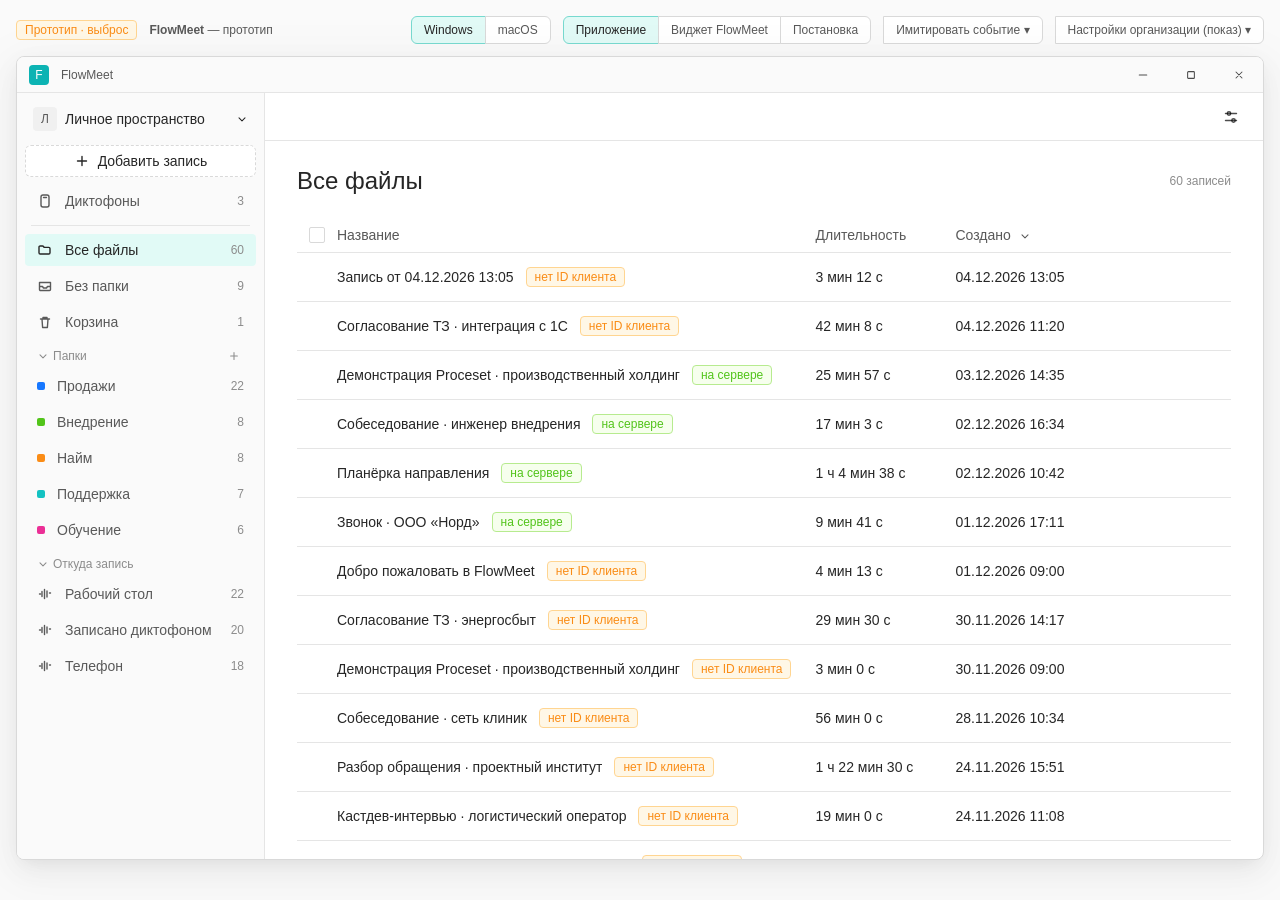
<file: flowmeet/flowmeet-desktop/index.html>
<!doctype html>
<html lang="ru" data-theme="light" data-os="win">
<head>
<meta charset="utf-8">
<meta name="viewport" content="width=device-width, initial-scale=1">
<title>FlowMeet · прототип десктопного приложения</title>

<!-- ДИЗАЙН-СИСТЕМА: корпоративный канон Proceset Mini Apps
     (скилл .context/.claude/skills/miniapp-ui, экспорт Figma «-Core- Tokens»).
     Подключён ССЫЛКОЙ на файл-владелец, своей копии токенов у прототипа нет.
     Компонентный слой канона — Ant Design v5; прототип его не подключает
     (одна страница без сборки), поэтому у блоков подписан компонент antd,
     а метрики взяты из гайдов: кнопки 40/32/24, базовый размер 14,
     скругление контролов 6 (маппинг setup.md).
     ================================================================== -->
<script>
/* ДИАГНОСТИКА ЗАГРУЗКИ. Ставится ДО стилей и основного скрипта.
   Смысл: если основной скрипт не исполнился (ошибка разбора,неподдерживаемый
   синтаксис, блокировка расширением), страница выглядит просто недогруженной.
   Плашка ниже называет причину прямо на экране. */
window.__fmDiag = { err: null, ran: false };
(function () {
  function banner(title, detail) {
    var d = document.createElement('div');
    d.setAttribute('style', 'position:fixed;left:0;right:0;top:0;z-index:99999;'
      + 'padding:12px 16px;background:#fff1f0;border-bottom:1px solid #ffa39e;'
      + 'color:#a8071a;font:14px/20px system-ui,sans-serif');
    d.innerHTML = '<strong>' + title + '</strong><br>'
      + '<span style="color:#595959">' + detail + '</span>';
    (document.body || document.documentElement).appendChild(d);
  }
  window.__fmBanner = banner;
  window.addEventListener('error', function (e) {
    if (window.__fmDiag.err) return;
    window.__fmDiag.err = e;
    banner('Скрипт страницы не выполнился — интерфейс не собрался',
      (e.message || 'ошибка') + ' · ' + (e.filename || '') + ':' + (e.lineno || '') + ':' + (e.colno || ''));
  }, true);
  window.addEventListener('DOMContentLoaded', function () {
    setTimeout(function () {
      if (window.__fmDiag.ran || window.__fmDiag.err) return;
      banner('Скрипт страницы не запустился',
        'Разбор дошёл до конца, но код не выполнился. Обычно это блокировка встроенных'
        + ' скриптов расширением браузера или политикой. Проверьте на этой же странице'
        + ' в окне без расширений.');
    }, 1500);
  });
})();
</script>

<link rel="stylesheet" href="ds-core-tokens.css">

<style>
/* ============================================================================
   ПРОТОТИП FlowMeet — ВЫБРОС. Раскладка и потоки собраны по снимкам эталона
   (Plaud: веб-приложение, окно «Параметры», значок у часов). Из эталона взята
   СТРУКТУРА, оформление — корпоративное. Свои классы .fm-*, ни одного
   цветового литерала: только токены канона.

   Отклонения от канона, оба из-за того, что это ДЕСКТОПНОЕ приложение,
   а не mini-app внутри портала Proceset:
     1. Своя шапка окна — канон запрещает mini-app рисовать глобальный header.
     2. Боковая навигация (Sider) — канон советует её «почти никогда», но здесь
        это главный навигатор: папки, источники, корзина.
   ========================================================================== */

:root { --fm-radius-control: 6px; --fm-nav-w: 248px; --fm-list-w: 268px; }

html, body { height: 100%; margin: 0; }
*, *::before, *::after { box-sizing: border-box; }
body {
  font-family: var(--font-sans); font-size: 14px; line-height: 20px;
  color: var(--text-primary); background: var(--bg-complimentary);
  padding: var(--size-4x);
  display: flex; flex-direction: row; align-items: flex-start; justify-content: center;
  gap: var(--size-4x);
}
.fm-stage {
  flex: 1 1 auto; min-width: 0; max-width: 1480px;
  display: flex; flex-direction: column; align-items: center; gap: var(--size-3x);
}
/* Список сбоку — не часть окна приложения, только легенда прототипа. */
.fm-map {
  flex: 0 0 272px; width: 272px; max-height: calc(100vh - var(--size-8x));
  overflow: auto; position: sticky; top: var(--size-4x);
  padding: var(--padding-l);
  background: var(--bg-container);
  border: 1px solid var(--line-border); border-radius: var(--radius-l);
}
.fm-map__h { margin: var(--size-4x) 0 var(--space-s); color: var(--text-secondary); }
.fm-map__row {
  display: flex; align-items: center; gap: var(--space-m); width: 100%;
  min-height: var(--size-8x); padding: var(--padding-s) var(--padding-m);
  margin: 0 0 var(--size-1x); border: none; border-radius: var(--radius-m);
  background: transparent; color: var(--text-primary); font-family: inherit;
  text-align: left; cursor: pointer;
}
.fm-map__row:hover { background: var(--bg-container-hover); }
.fm-map__name { flex: 1 1 auto; min-width: 0; }
.fm-map__row .fm-tag { flex: 0 0 auto; }

/* Черновик постановки — вкладка прототипа, не окно продукта. */
.fm-brief {
  width: 100%; max-width: 1480px; max-height: calc(100vh - var(--size-16x));
  overflow: auto; padding: var(--size-6x);
  background: var(--bg-container); border: 1px solid var(--line-border);
  border-radius: var(--radius-l);
}
.fm-brief.is-hidden { display: none; }
.fm-brief .text-header-2 { margin: var(--size-6x) 0 var(--size-3x); }
.fm-brief .text-subheader-1 { margin: var(--size-4x) 0 var(--space-s); }
.fm-brief p, .fm-brief ol, .fm-brief ul { margin: 0 0 var(--size-3x); }
.fm-brief li { margin: 0 0 var(--space-s); }
.fm-brief__toc {
  display: flex; flex-wrap: wrap; gap: var(--space-m) var(--size-4x);
  margin: 0 0 var(--size-6x); padding-bottom: var(--size-3x);
  border-bottom: 1px solid var(--line-divider);
}
.fm-brief__toc a { color: var(--primary-active); }
.fm-uc {
  margin: 0 0 var(--size-3x); padding: var(--padding-l);
  border: 1px solid var(--line-divider); border-radius: var(--radius-m);
}
.fm-uc__head {
  display: flex; flex-wrap: wrap; align-items: center; gap: var(--space-m);
  margin-bottom: var(--space-s);
}
.fm-uc .fm-btn { flex: 0 0 auto; margin-left: auto; }
.fm-uc p { margin: 0; }
.fm-bpmn { width: 100%; height: auto; display: block; margin: 0 0 var(--size-4x); }
.fm-bpmn-lane { fill: var(--bg-container-complimentary); stroke: var(--line-border); }
.fm-bpmn-task { fill: var(--bg-container); stroke: var(--text-primary); }
.fm-bpmn-start { fill: var(--bg-container); stroke: var(--primary-base); stroke-width: 2; }
.fm-bpmn-end { fill: var(--bg-container); stroke: var(--text-primary); stroke-width: 3; }
.fm-bpmn-gw { fill: var(--bg-container); stroke: var(--text-primary); }
.fm-bpmn-seq { fill: none; stroke: var(--text-primary); marker-end: url(#fmArr); }
.fm-bpmn-msg { fill: none; stroke: var(--text-complimentary); stroke-dasharray: 4 3; marker-end: url(#fmArrMsg); }
.fm-bpmn-t { fill: var(--text-primary); font-size: 11px; font-family: var(--font-sans); }
.fm-bpmn-lt { fill: var(--text-secondary); font-size: 12px; font-weight: 600; font-family: var(--font-sans); }
.fm-bpmn-cap { fill: var(--text-hint); font-size: 10px; font-family: var(--font-sans); }

/* Плашка прототипа + переключатель окон продукта и вкладки постановки. */
.fm-stamp {
  width: 100%; max-width: 1480px;
  display: flex; align-items: center; gap: var(--size-3x); flex-wrap: wrap;
  color: var(--text-complimentary);
}
.fm-stamp__spacer { flex: 1 1 auto; }
.fm-stamp__legend { color: var(--text-hint); }

.fm-seg { display: inline-flex; }                     /* antd: <Segmented> */
.fm-seg button {
  height: var(--size-7x); padding: 0 var(--padding-l);
  font-family: inherit; font-size: 12px; cursor: pointer;
  background: var(--bg-container); color: var(--text-complimentary);
  border: 1px solid var(--line-border); margin-left: -1px;
}
.fm-seg button:first-child { border-radius: var(--fm-radius-control) 0 0 var(--fm-radius-control); margin-left: 0; }
.fm-seg button:last-child { border-radius: 0 var(--fm-radius-control) var(--fm-radius-control) 0; }
.fm-seg button.is-on { background: var(--primary-bg); border-color: var(--primary-border); color: var(--text-primary); }

/* ─────────────────────────── ОКНО ПРИЛОЖЕНИЯ ────────────────────────────── */
.fm-win {
  width: 100%; max-width: 1480px; height: min(900px, calc(100vh - 96px));
  display: flex; flex-direction: column;
  background: var(--bg-container);
  border: 1px solid var(--line-border); border-radius: var(--radius-l);
  box-shadow: var(--shadow-3); overflow: hidden;
}
.fm-win.is-hidden { display: none; }
/* Развёрнутое окно. Кнопки рамки — имитация окна операционной системы, но
   нажатие обязано что-то делать: свернуть и закрыть уводят в виджет (приложение
   продолжает работать), развернуть растягивает окно во всю рамку. */
.fm-win.is-max { max-width: none; height: calc(100vh - 56px); }
.fm-chrome {
  flex: 0 0 auto; height: var(--size-9x);
  display: flex; align-items: center; gap: var(--size-3x);
  padding-left: var(--padding-l);
  background: var(--bg-container-complimentary);
  border-bottom: 1px solid var(--line-divider); user-select: none;
}
.fm-logo {                                            /* antd: <Avatar shape="square"> */
  width: var(--size-5x); height: var(--size-5x); flex: 0 0 auto;
  border-radius: var(--radius-m);
  background: var(--primary-base); color: var(--text-contrast);
  display: grid; place-items: center; font-weight: 500; font-size: 12px;
}
.fm-chrome__name { color: var(--text-complimentary); }
.fm-chrome__btns { display: flex; height: 100%; margin-left: auto; }
.fm-chrome__btn {
  width: var(--size-12x); height: 100%; display: grid; place-items: center;
  background: transparent; border: none; cursor: default; color: var(--text-icon-hover);
}
.fm-chrome__btn:hover { background: var(--bg-icon-hover); }
.fm-chrome__btn.is-close:hover { background: var(--danger-base); color: #fff; }

.fm-body { flex: 1 1 auto; display: flex; min-height: 0; }

/* ─────────────────────────── КНОПКИ / ПОЛЯ ─────────────────────────────── */
/* antd: <Button>. Высоты 40/32/24 из components-atomic.md. */
.fm-btn {
  display: inline-flex; align-items: center; justify-content: center; gap: var(--space-m);
  height: var(--size-8x); padding: 0 var(--padding-xl);
  font-family: inherit; font-size: 14px; line-height: 1; white-space: nowrap;
  background: var(--bg-container); color: var(--text-primary);
  border: 1px solid var(--line-border); border-radius: var(--fm-radius-control);
  cursor: pointer;
  transition: color .1s cubic-bezier(.4,0,.2,1), border-color .1s cubic-bezier(.4,0,.2,1), background .1s cubic-bezier(.4,0,.2,1);
}
.fm-btn:hover { color: var(--primary-hover); border-color: var(--primary-hover); }
.fm-btn:active { color: var(--primary-active); border-color: var(--primary-active); }
.fm-btn:focus-visible { outline: none; box-shadow: var(--shadow-focus-primary); }
.fm-btn[disabled] { color: var(--text-disabled); background: var(--bg-container-disabled); border-color: var(--line-border); cursor: not-allowed; }
.fm-btn--primary { background: var(--primary-base); color: var(--text-contrast); border-color: var(--primary-base); }
.fm-btn--primary:hover { background: var(--primary-hover); border-color: var(--primary-hover); color: var(--text-contrast); }
.fm-btn--primary:active { background: var(--primary-active); border-color: var(--primary-active); color: var(--text-contrast); }
/* Разрушительное действие несёт цвет опасности, а не цвет главного действия
   (28.08.2026). Удаление записи без возврата стояло бирюзовой праймари, то есть
   выглядело рекомендуемым, а безопасное «Не отменять» — блёклым: в спешке после
   встречи человек теряет запись. Токены канона, литералов нет. */
.fm-btn--danger { background: var(--danger-base); color: var(--text-contrast); border-color: var(--danger-base); }
.fm-btn--danger:hover { background: var(--danger-hover); border-color: var(--danger-hover); color: var(--text-contrast); }
.fm-btn--danger:active { background: var(--danger-active); border-color: var(--danger-active); color: var(--text-contrast); }
.fm-btn--text { background: transparent; border-color: transparent; color: var(--text-icon-hover); }
.fm-btn--text:hover { background: var(--bg-icon-hover); color: var(--text-primary); border-color: transparent; }
.fm-btn--dashed { border-style: dashed; }
.fm-btn--lg { height: var(--size-10x); padding: 0 var(--size-6x); font-size: 16px; }
.fm-btn--sm { height: var(--size-6x); padding: 0 var(--padding-m); font-size: 12px; }
.fm-btn--icon { width: var(--size-8x); padding: 0; }
.fm-btn--icon.fm-btn--sm { width: var(--size-6x); }
.fm-btn--block { display: flex; width: 100%; }
.fm-btn.is-loading { color: transparent !important; position: relative; pointer-events: none; }
.fm-btn.is-loading::after {
  content: ""; position: absolute; width: 14px; height: 14px;
  border: 2px solid var(--text-contrast); border-top-color: transparent;
  border-radius: 50%; animation: fm-spin .7s linear infinite;
}
@keyframes fm-spin { to { transform: rotate(360deg); } }

/* antd: <Input>, <Select> */
.fm-input, .fm-select {
  width: 100%; height: var(--size-8x); padding: 0 var(--padding-l);
  font-family: inherit; font-size: 14px; color: var(--text-primary);
  background: var(--bg-container);
  border: 1px solid var(--line-border); border-radius: var(--fm-radius-control);
  transition: border-color .1s cubic-bezier(.4,0,.2,1), box-shadow .1s cubic-bezier(.4,0,.2,1);
}
.fm-input::placeholder { color: var(--text-hint); }
.fm-input:hover, .fm-select:hover { border-color: var(--primary-hover); }
.fm-input:focus, .fm-select:focus { outline: none; border-color: var(--primary-base); box-shadow: var(--shadow-focus-primary); }
.fm-inputwrap { position: relative; display: flex; align-items: center; }
.fm-inputwrap .fm-input { padding-left: var(--size-8x); }
.fm-inputwrap__icon { position: absolute; left: var(--padding-l); color: var(--text-icon); pointer-events: none; }
.fm-select { appearance: none; cursor: pointer; padding-right: var(--size-7x); }
.fm-selectwrap { position: relative; display: inline-flex; align-items: center; }
.fm-selectwrap__caret { position: absolute; right: var(--padding-l); color: var(--text-icon); pointer-events: none; }
.fm-textarea {
  width: 100%; min-height: 72px; padding: var(--padding-m) var(--padding-l);
  font-family: inherit; font-size: 14px; line-height: 20px; color: var(--text-primary);
  background: var(--bg-container); border: 1px solid var(--line-border);
  border-radius: var(--fm-radius-control); resize: vertical;
}
.fm-textarea:focus { outline: none; border-color: var(--primary-base); box-shadow: var(--shadow-focus-primary); }

/* antd: <Tag>. Цвета — семейство --tag-* канона. */
.fm-tag {
  display: inline-flex; align-items: center; gap: var(--space-xs);
  height: var(--size-5x); padding: 0 var(--padding-m);
  font-size: 12px; line-height: 1; border-radius: var(--radius-m);
  border: 1px solid var(--tag-neutral-border);
  background: var(--tag-neutral-bg); color: var(--tag-neutral-text); white-space: nowrap;
}
.fm-tag .fm-dot { width: 6px; height: 6px; border-radius: 50%; background: currentColor; }
.fm-tag--green  { background: var(--tag-green-bg);  color: var(--tag-green-text);  border-color: var(--tag-green-border); }
.fm-tag--orange { background: var(--tag-orange-bg); color: var(--tag-orange-text); border-color: var(--tag-orange-border); }
.fm-tag--cyan   { background: var(--tag-cyan-bg);   color: var(--tag-cyan-text);   border-color: var(--tag-cyan-border); }
.fm-tag--blue   { background: var(--tag-blue-bg);   color: var(--tag-blue-text);   border-color: var(--tag-blue-border); }
.fm-tag--purple { background: var(--tag-purple-bg); color: var(--tag-purple-text); border-color: var(--tag-purple-border); }

/* antd: <Switch> (44×22). */
.fm-toggle {
  position: relative; flex: 0 0 auto; width: 44px; height: var(--size-5x); padding: 0;
  background: var(--bg-control); border: none; border-radius: 999px; cursor: pointer;
  transition: background .1s cubic-bezier(.4,0,.2,1);
}
.fm-toggle::after {
  content: ""; position: absolute; top: 2px; left: 2px;
  width: var(--size-4x); height: var(--size-4x); border-radius: 50%;
  background: var(--bg-container); box-shadow: var(--shadow-1);
  transition: transform .1s cubic-bezier(.4,0,.2,1);
}
.fm-toggle:hover { background: var(--bg-control-hover); }
.fm-toggle.is-on { background: var(--primary-base); }
.fm-toggle.is-on:hover { background: var(--primary-hover); }
.fm-toggle.is-on::after { transform: translateX(22px); }
.fm-toggle:focus-visible { outline: none; box-shadow: var(--shadow-focus-primary); }

/* Иконки: канон требует @ant-design/icons; сборки здесь нет, поэтому контуры
   нарисованы в стиле Outlined того же набора, размеры из его шкалы. */
.fm-i { width: var(--icon-m); height: var(--icon-m); flex: 0 0 auto;
        stroke: currentColor; fill: none; stroke-width: 1.4; stroke-linecap: round; stroke-linejoin: round; }
.fm-i--s { width: var(--icon-s); height: var(--icon-s); }
.fm-i--l { width: var(--icon-l); height: var(--icon-l); }
.fm-i--xl { width: var(--size-16x); height: var(--size-16x); stroke-width: .9; }

/* ───────────────── НАВИГАЦИЯ (первая колонка веб-приложения) ─────────────── */
/* antd: <Layout.Sider> + <Menu mode="inline">. */
.fm-nav {
  width: var(--fm-nav-w); flex: 0 0 auto;
  display: flex; flex-direction: column; min-height: 0;
  background: var(--bg-container-complimentary);
  border-right: 1px solid var(--line-divider); overflow: hidden;
}
.fm-nav.is-hidden { display: none; }
.fm-nav__top { flex: 0 0 auto; padding: var(--padding-m); display: flex; flex-direction: column; gap: var(--space-m); }
.fm-nav__scroll { flex: 1 1 auto; overflow-y: auto; padding: 0 var(--padding-m); }
.fm-nav hr { height: 1px; margin: var(--space-m) var(--padding-s); background: var(--line-divider); border: none; }

/* Переключатель пространства. */
.fm-ws {
  display: flex; align-items: center; gap: var(--space-m); width: 100%;
  height: var(--size-9x); padding: 0 var(--padding-m);
  background: transparent; border: none; border-radius: var(--radius-m);
  font-family: inherit; font-size: 14px; color: var(--text-primary); cursor: pointer; text-align: left;
}
.fm-ws:hover, .fm-ws.is-open { background: var(--bg-container-hover); }
.fm-ws__name { flex: 1 1 auto; overflow: hidden; text-overflow: ellipsis; white-space: nowrap; }
.fm-avatar {
  width: var(--size-6x); height: var(--size-6x); flex: 0 0 auto; border-radius: var(--radius-m);
  background: var(--bg-container-secondary); color: var(--text-complimentary);
  display: grid; place-items: center; font-size: 12px; font-weight: 500;
}
.fm-avatar--round { border-radius: 50%; }

.fm-navitem {
  display: flex; align-items: center; gap: var(--space-l); width: 100%;
  min-height: var(--size-8x); padding: var(--padding-s) var(--padding-l); margin-bottom: var(--size-1x);
  background: transparent; border: none; border-radius: var(--radius-m);
  font-family: inherit; font-size: 14px; color: var(--text-complimentary);
  cursor: pointer; text-align: left; flex-wrap: nowrap;
}
.fm-navitem:hover { background: var(--bg-container-hover); color: var(--text-primary); }
.fm-navitem.is-active { background: var(--primary-bg); color: var(--text-primary); font-weight: 500; }
.fm-navitem__label { flex: 1 1 auto; min-width: 0; overflow: hidden; text-overflow: ellipsis; white-space: nowrap; }
.fm-navitem__count { margin-left: auto; color: var(--text-secondary); font-variant-numeric: tabular-nums; flex: 0 0 auto; }
.fm-navitem .fm-tag { margin-left: auto; flex: 0 0 auto; }
.fm-navitem__dot { width: 8px; height: 8px; border-radius: 2px; flex: 0 0 auto; }

.fm-grouphead {
  display: flex; align-items: center; gap: var(--space-xs); width: 100%;
  min-height: var(--size-7x); padding: 0 var(--padding-l);
  background: transparent; border: none; cursor: pointer;
  font-family: inherit; color: var(--text-secondary); text-align: left;
}
.fm-grouphead:hover { color: var(--text-primary); }
.fm-grouphead__caret { transition: transform .1s cubic-bezier(.4,0,.2,1); }
.fm-grouphead.is-closed .fm-grouphead__caret { transform: rotate(-90deg); }
.fm-grouphead__add { margin-left: auto; display: inline-flex; padding: var(--size-1x); border-radius: var(--radius-m); }
.fm-grouphead__add:hover { background: var(--bg-icon-hover); color: var(--text-primary); }
.fm-groupbody.is-hidden { display: none; }

/* Подвал: квота организации. */
.fm-quota { flex: 0 0 auto; padding: var(--padding-l); border-top: 1px solid var(--line-divider); }
.fm-quota__head { display: flex; align-items: center; justify-content: space-between; gap: var(--space-m); }
.fm-quota__rail { height: 4px; margin: var(--space-m) 0; border-radius: var(--radius-m); background: var(--bg-rail); overflow: hidden; }
.fm-quota__fill { height: 100%; border-radius: var(--radius-m); background: var(--primary-base); }
.fm-quota__note { color: var(--text-secondary); }

/* ─────────────────────────── ОБЛАСТЬ КОНТЕНТА ───────────────────────────── */
.fm-main { flex: 1 1 auto; display: flex; flex-direction: column; min-width: 0; }
.fm-top {
  flex: 0 0 auto; min-height: var(--size-12x);
  display: flex; align-items: center; gap: var(--space-m);
  padding: 0 var(--padding-xl); border-bottom: 1px solid var(--line-divider);
}
.fm-crumbs { display: flex; align-items: center; gap: var(--space-m); min-width: 0; }
.fm-crumbs__link {
  display: inline-flex; align-items: center; gap: var(--space-m);
  background: none; border: none; padding: 0; cursor: pointer; font: inherit; color: var(--text-complimentary);
}
.fm-crumbs__link:hover { color: var(--text-link); }
.fm-crumbs__sep { color: var(--text-hint); flex: 0 0 auto; }
.fm-crumbs__now { color: var(--text-primary); overflow: hidden; text-overflow: ellipsis; white-space: nowrap; }
.fm-scroll { flex: 1 1 auto; overflow-y: auto; position: relative; }
.fm-page { padding: var(--size-6x) var(--size-8x) var(--size-16x); }
.fm-page__head { display: flex; align-items: center; gap: var(--size-4x); margin-bottom: var(--size-5x); }
.fm-page h1 { margin: 0; }
.fm-page__spacer { flex: 1 1 auto; }

/* ───────────────── ТАБЛИЦА ФАЙЛОВ (antd <Table>) ─────────────────────────── */
.fm-tbl { width: 100%; border-collapse: separate; border-spacing: 0; }
/* Шапка закреплена: на шестидесяти записях она уезжала вверх и было не видно,
   что за столбец перед тобой и чем сортируешь. Заливка обязательна — иначе
   строки просвечивают сквозь неё при прокрутке. */
.fm-tbl th {
  position: sticky; top: 0; z-index: 2;
  padding: var(--padding-m) var(--padding-l); text-align: left;
  color: var(--text-complimentary); font-weight: 400; white-space: nowrap;
  background: var(--bg-container); box-shadow: inset 0 -1px 0 var(--line-divider);
}
.fm-tbl th.is-sortable { cursor: pointer; user-select: none; }
.fm-tbl th.is-sortable:hover { color: var(--text-primary); }
.fm-tbl th .fm-i { vertical-align: middle; margin-left: var(--space-xs); }
/* Стрелка показывает направление активной сортировки и проступает подсказкой
   на остальных столбцах, которые сортируются: иначе не видно, что заголовок
   вообще нажимается. */
.fm-tbl__sort { transition: transform .15s cubic-bezier(.4,0,.2,1), opacity .1s; }
.fm-tbl__sort.is-up { transform: rotate(180deg); }
.fm-tbl__sort--idle { opacity: 0; }
.fm-tbl th.is-sortable:hover .fm-tbl__sort--idle { opacity: .4; }
.fm-tbl td {
  padding: var(--padding-l); vertical-align: middle;
  border-bottom: 1px solid var(--line-divider); color: var(--text-primary);
}
.fm-tbl tbody tr { cursor: pointer; }
.fm-tbl tbody tr:hover td { background: var(--bg-container-hover); }
.fm-tbl__name { display: flex; align-items: center; gap: var(--space-l); min-width: 0; }
.fm-tbl__title { overflow: hidden; text-overflow: ellipsis; white-space: nowrap; }
.fm-tbl__check {
  width: 16px; height: 16px; flex: 0 0 auto; border-radius: 2px; position: relative;
  border: 1px solid var(--line-border); background: var(--bg-container);
  display: flex; align-items: center; justify-content: center;
  transition: opacity .1s cubic-bezier(.4,0,.2,1), background-color .1s, border-color .1s;
}
.fm-tbl__check .fm-i { margin: 0; color: var(--text-contrast); opacity: 0; }
.fm-tbl__check:hover { border-color: var(--primary-base); }
.fm-tbl__check.is-on { background: var(--primary-base); border-color: var(--primary-base); }
.fm-tbl__check.is-on .fm-i { opacity: 1; }
.fm-tbl__check.is-part { border-color: var(--primary-base); }
.fm-tbl__check.is-part::after {
  content: ""; position: absolute; width: 8px; height: 2px;
  border-radius: 1px; background: var(--primary-base);
}
/* Пустая клетка проступает по наведению — как в эталоне. Выбранная и клетка
   «выбрать все» видны всегда, и в режиме выбора видны все: иначе не понять,
   что выбрано, когда курсор ушёл со строки. */
.fm-tbl tbody .fm-tbl__check { opacity: 0; }
.fm-tbl tbody tr:hover .fm-tbl__check,
.fm-tbl.is-selecting tbody .fm-tbl__check,
.fm-tbl tbody .fm-tbl__check.is-on { opacity: 1; }

/* Панель выбранного (antd: <Table> + строка сведений о выделении).
   Текст берёт --text-primary, а не --primary-active: в тёмной теме второй
   на заливке --primary-bg даёт контраст около 2:1. */
.fm-selbar {
  display: flex; align-items: center; gap: var(--space-l);
  margin-bottom: var(--size-4x); padding: var(--padding-s) var(--padding-l);
  background: var(--primary-bg); border: 1px solid var(--primary-border);
  border-radius: var(--radius-l); color: var(--text-primary);
}
.fm-tbl__col-dur { width: 140px; color: var(--text-complimentary); white-space: nowrap; }
.fm-tbl__col-date { width: 200px; color: var(--text-complimentary); white-space: nowrap; }
.fm-tbl__col-act { width: 88px; }
.fm-tbl__acts { display: flex; align-items: center; justify-content: flex-end; gap: var(--space-xs); opacity: 0; }
.fm-tbl tbody tr:hover .fm-tbl__acts, .fm-tbl__acts.is-pinned { opacity: 1; }

/* Список записей (вторая колонка при открытой записи). */
.fm-list {
  width: var(--fm-list-w); flex: 0 0 auto;
  display: flex; flex-direction: column; min-height: 0;
  background: var(--bg-container); border-right: 1px solid var(--line-divider);
  overflow: hidden; transition: width .2s cubic-bezier(.4,0,.2,1);
}
.fm-list.is-collapsed { width: 0; border-right: none; }
.fm-list__scroll { flex: 1 1 auto; overflow-y: auto; }
.fm-row {
  position: relative; display: block; width: 100%; text-align: left;
  padding: var(--padding-l) var(--padding-xl);
  background: transparent; border: none; border-bottom: 1px solid var(--line-divider);
  cursor: pointer; font-family: inherit;
}
.fm-row:hover { background: var(--bg-container-hover); }
.fm-row.is-active { background: var(--primary-bg); }
.fm-row.is-active::before { content: ""; position: absolute; left: 0; top: 0; bottom: 0; width: 2px; background: var(--primary-base); }
.fm-row__title { display: block; color: var(--text-primary); overflow: hidden; text-overflow: ellipsis; white-space: nowrap; }
.fm-row.is-active .fm-row__title { font-weight: 500; }
.fm-row__meta { display: flex; align-items: center; gap: var(--space-m); margin-top: var(--margin-xs); color: var(--text-secondary); }
.fm-row__meta .fm-sep { color: var(--text-hint); }

/* ─────────── ВКЛАДКИ ЗАПИСИ (antd <Tabs>, тип line) ──────────────────────── */
.fm-tabs {
  flex: 0 0 auto; display: flex; align-items: center; gap: var(--size-6x);
  padding: 0 var(--size-6x); border-bottom: 1px solid var(--line-divider);
}
.fm-tab {
  position: relative; display: inline-flex; align-items: center; gap: var(--space-m);
  height: var(--size-12x); padding: 0; background: transparent; border: none;
  font-family: inherit; font-size: 14px; color: var(--text-complimentary);
  cursor: pointer; white-space: nowrap; transition: color .1s cubic-bezier(.4,0,.2,1);
}
.fm-tab:hover { color: var(--primary-hover); }
.fm-tab.is-active { color: var(--primary-base); }
.fm-tab.is-active::after { content: ""; position: absolute; left: 0; right: 0; bottom: -1px; height: 2px; background: var(--primary-base); }
.fm-tab__caret { opacity: .7; transition: transform .1s cubic-bezier(.4,0,.2,1); }
.fm-tab.is-menu-open .fm-tab__caret { transform: rotate(180deg); }
.fm-tab--add {
  width: var(--size-6x); height: var(--size-6x); justify-content: center; align-self: center;
  border-radius: var(--radius-m); color: var(--text-icon-hover); border: 1px dashed var(--line-border);
}
.fm-tab--add:hover { color: var(--primary-base); border-color: var(--primary-base); }
.fm-tab--add::after { display: none; }

/* ─────────────────────────── ДОКУМЕНТ ЗАМЕТКИ ───────────────────────────── */
.fm-doc { max-width: 880px; margin: 0 auto; padding: var(--size-6x) var(--size-8x) var(--size-16x); }
.fm-block { position: relative; }
.fm-block__gutter {
  position: absolute; top: 0; right: 100%; margin-right: var(--margin-m);
  display: flex; align-items: center; gap: var(--size-0-5x);
  opacity: 0; transition: opacity .1s cubic-bezier(.4,0,.2,1);
}
.fm-block:hover .fm-block__gutter, .fm-block__gutter.is-pinned { opacity: 1; }
.fm-handle {
  width: var(--size-6x); height: var(--size-6x); display: grid; place-items: center;
  background: transparent; border: none; border-radius: var(--radius-m);
  color: var(--text-icon); cursor: pointer;
}
.fm-handle:hover { background: var(--bg-icon-hover); color: var(--text-icon-hover); }
.fm-handle--grab { cursor: grab; }
.fm-doc h1 { margin: var(--size-4x) 0 var(--size-5x); color: var(--text-primary); }
.fm-doc h2 { margin: var(--size-8x) 0 var(--size-3x); color: var(--text-primary); }
.fm-doc h3 { margin: var(--size-6x) 0 var(--size-2x); color: var(--text-primary); }
.fm-doc p  { margin: 0 0 var(--size-3x); }
.fm-doc p, .fm-doc li { line-height: 22px; }   /* проза: 22 — значение antd для размера 14 */
.fm-doc ul, .fm-doc ol { margin: 0 0 var(--size-3x); padding-left: var(--size-6x); }
.fm-doc li { margin-bottom: var(--size-2x); }
.fm-doc li > ul { margin: var(--size-2x) 0 0; }
.fm-doc li > ul > li { list-style-type: circle; }
.fm-doc strong { font-weight: 600; }           /* antd <Typography.Text strong> */
/* Имя участника в тексте — ссылка на самого участника: по нажатию видно, где он
   ещё встречается, и оттуда можно перейти в ту запись. Раньше имя было просто
   выделено цветом ссылки и не отвечало на нажатие (замечание владельца
   27.08.2026), поэтому цвет обещал переход, которого не было. */
.fm-ent { color: var(--text-link); cursor: pointer; }
.fm-ent:hover { text-decoration: underline; }

/* ─────────────────────────── ПЛЕЕР ───────────────────────────────────────── */
.fm-player {
  max-width: 880px; margin: 0 auto;
  padding: var(--size-6x) var(--size-8x) var(--size-4x);
  border-bottom: 1px solid var(--line-divider);
}
.fm-track { height: 4px; border-radius: var(--radius-m); background: var(--bg-rail); cursor: pointer; position: relative; }
.fm-track__fill { height: 100%; border-radius: var(--radius-m); background: var(--primary-base); }
.fm-track__knob {
  position: absolute; top: 50%; width: 12px; height: 12px; margin: -6px 0 0 -6px; border-radius: 50%;
  background: var(--bg-container); border: 2px solid var(--primary-base); box-shadow: var(--shadow-1);
}
.fm-player__row { display: flex; align-items: center; gap: var(--size-3x); margin-top: var(--size-3x); }
.fm-player__time { color: var(--text-complimentary); font-variant-numeric: tabular-nums; white-space: nowrap; }
.fm-player__mid { flex: 1 1 auto; display: flex; align-items: center; justify-content: center; gap: var(--size-3x); }
.fm-play {
  width: var(--size-10x); height: var(--size-10x); display: grid; place-items: center; border-radius: 50%;
  cursor: pointer; background: var(--primary-base); color: var(--text-contrast); border: none;
}
.fm-play:hover { background: var(--primary-hover); }
.fm-player__right { display: flex; align-items: center; gap: var(--space-xs); }
.fm-chip {
  display: inline-flex; align-items: center; gap: var(--space-m);
  padding: var(--padding-s) var(--padding-l);
  background: var(--primary-bg); border: 1px solid var(--primary-border);
  border-radius: var(--radius-m); color: var(--text-primary);
}
.fm-chip__dots::after { content: "···"; letter-spacing: .1em; animation: fm-blink 1.2s steps(1) infinite; }
@keyframes fm-blink { 50% { opacity: .25; } }

/* Плашка состояния — НЕ кнопка. У чипа выше есть рамка и цвет действия, из-за
   чего «Чистим расшифровку» читалось как кнопка (замечание владельца
   27.08.2026). У состояния рамки нет, цвет служебный, значок крутится, и стоит
   role="status" — форма сама говорит, что это происходящее, а не предложение. */
.fm-status {
  display: inline-flex; align-items: center; gap: var(--space-m);
  padding: var(--padding-s) var(--padding-l); border-radius: var(--radius-m);
  background: var(--bg-container-secondary); color: var(--text-secondary); cursor: default;
}
.fm-status .fm-i { animation: fm-spin 1.1s linear infinite; }
@keyframes fm-spin { to { transform: rotate(360deg); } }

/* Расшифровка. */
.fm-seg-row { margin-bottom: var(--size-6x); }
.fm-seg-row__head { display: flex; align-items: baseline; gap: var(--size-3x); margin-bottom: var(--space-xs); }
.fm-seg-row__time { color: var(--text-secondary); font-variant-numeric: tabular-nums; flex: 0 0 auto; }
.fm-seg-row__who { color: var(--text-primary); }
.fm-seg-row__who span { font-weight: 400; color: var(--text-secondary); }
.fm-seg-row__text { margin: 0; line-height: 22px; color: var(--text-primary); }
/* Найденное слово в расшифровке. Тот же приём и тот же цвет, что в мобильном
   прототипе: человек, пришедший из поиска, обязан видеть, ЧЕМ реплика совпала,
   иначе он ищет слово заново уже внутри записи. */
.fm-hl { background: var(--tag-orange-bg); color: var(--text-primary); border-radius: 3px; }

/* ─────────────── ПУСТЫЕ СОСТОЯНИЯ (antd <Empty>) ────────────────────────── */
.fm-empty {
  min-height: 380px; height: 100%;
  display: flex; flex-direction: column; align-items: center; justify-content: center;
  gap: var(--size-3x); padding: var(--size-8x); text-align: center;
}
.fm-empty__icon { color: var(--text-hint); }
.fm-empty__title { margin: 0; color: var(--text-primary); }
.fm-empty__sub { margin: 0; color: var(--text-secondary); max-width: 440px; }
.fm-empty__act { margin-top: var(--size-6x); }
.fm-well {
  display: flex; flex-direction: column; align-items: center; justify-content: center;
  gap: var(--size-3x); min-height: 200px; padding: var(--size-6x);
  background: var(--bg-container-complimentary);
  border: 1px dashed var(--line-border); border-radius: var(--radius-l);
  color: var(--text-secondary); text-align: center;
}

/* ─────────────── МЕНЮ, ПОДСКАЗКИ, ТУЛБАР ВЫДЕЛЕНИЯ ──────────────────────── */
/* antd: <Dropdown>. Фон --bg-float, высота пункта 32. */
.fm-menu {
  position: fixed; z-index: 1050; min-width: 216px; padding: var(--padding-xs);
  background: var(--bg-float); border: 1px solid var(--line-border-transparent);
  border-radius: var(--fm-radius-control); box-shadow: var(--shadow-2);
}
.fm-menu--wide { min-width: 264px; }
.fm-menu__item {
  display: flex; align-items: center; gap: var(--space-l); width: 100%;
  min-height: var(--size-8x); padding: var(--padding-s) var(--padding-l);
  background: transparent; border: none; border-radius: var(--radius-m);
  font-family: inherit; font-size: 14px; color: var(--text-primary); cursor: pointer; text-align: left;
}
.fm-menu__item:hover { background: var(--bg-container-hover); }
.fm-menu__item.is-danger { color: var(--danger-base); }
.fm-menu__item.is-danger:hover { background: var(--danger-bg); }
.fm-menu__item .fm-check { margin-left: auto; color: var(--primary-base); }
.fm-menu__sep { height: 1px; margin: var(--margin-xs) 0; background: var(--line-divider); border: none; }
.fm-menu__label { margin: 0; padding: var(--padding-s) var(--padding-l) var(--padding-xs); color: var(--text-secondary); }
.fm-menu__mail { margin: 0; padding: var(--padding-s) var(--padding-l); color: var(--text-secondary); }

/* antd: <Tooltip>. Крайним кнопкам подсказка прижимается к своему краю,
   иначе она уходит за границу окна (у окна overflow:hidden). */
.fm-tip { position: relative; }
.fm-tip::after {
  content: attr(data-tip); position: absolute; top: calc(100% + var(--space-xs));
  left: 50%; transform: translateX(-50%);
  padding: var(--padding-s) var(--padding-m);
  background: var(--bg-float-contrast); color: var(--text-icon-contrast-hover);
  border-radius: var(--fm-radius-control); font-size: 12px; line-height: 16px; white-space: pre;
  opacity: 0; pointer-events: none; transition: opacity .1s cubic-bezier(.4,0,.2,1);
  z-index: 1070; box-shadow: var(--shadow-2);
}
.fm-tip:hover::after { opacity: 1; }
/* Открытое меню перекрывается подсказкой кнопки, которая его открыла:
   курсор остаётся на кнопке, и подсказка накрывала первый пункт. Пока
   меню открыто, подсказки молчат — их место занял сам список. */
html.has-menu .fm-tip:hover::after { opacity: 0; }
.fm-tip--start::after { left: 0; transform: none; }
.fm-tip--end::after { left: auto; right: 0; transform: none; }

.fm-seltool {
  position: fixed; z-index: 1070; display: none; align-items: center; gap: var(--size-0-5x);
  padding: var(--padding-xs); background: var(--bg-float);
  border: 1px solid var(--line-border-transparent); border-radius: var(--fm-radius-control);
  box-shadow: var(--shadow-2);
}
.fm-seltool.is-open { display: flex; }
.fm-seltool__sep { width: 1px; height: var(--size-4x); background: var(--line-divider); }
.fm-fmt {
  min-width: var(--size-7x); height: var(--size-7x); padding: 0 var(--padding-m);
  display: inline-flex; align-items: center; justify-content: center; gap: var(--space-xs);
  background: transparent; border: none; border-radius: var(--radius-m);
  font-family: inherit; font-size: 14px; color: var(--text-primary); cursor: pointer;
}
.fm-fmt:hover { background: var(--bg-container-hover); }
.fm-fmt.is-on { background: var(--primary-bg); color: var(--text-primary); }

/* ─────────────── МОДАЛЬНЫЕ ОКНА (antd <Modal>) ──────────────────────────── */
.fm-scrim {
  position: fixed; inset: 0; z-index: 1000; display: none;
  align-items: center; justify-content: center; padding: var(--size-8x);
  background: var(--bg-mask);
}
.fm-scrim.is-open { display: flex; }
.fm-modal {
  display: flex; flex-direction: column; overflow: hidden;
  background: var(--bg-container); border-radius: var(--radius-l); box-shadow: var(--shadow-3);
}
.fm-modal--side { flex-direction: row; width: min(1020px, 100%); height: min(660px, 100%); }
.fm-modal--sm { width: min(440px, 100%); }
.fm-modal--md { width: min(760px, 100%); max-height: min(680px, 100%); }
.fm-modal__head {
  flex: 0 0 auto; display: flex; align-items: center; gap: var(--space-l);
  padding: var(--padding-xl); border-bottom: 1px solid var(--line-divider);
}
.fm-modal__head h2 { margin: 0; flex: 1 1 auto; color: var(--text-primary); }
.fm-modal__body { flex: 1 1 auto; overflow-y: auto; padding: var(--padding-xl); }
.fm-modal__foot {
  flex: 0 0 auto; display: flex; align-items: center; justify-content: flex-end; gap: var(--space-m);
  padding: var(--padding-xl); border-top: 1px solid var(--line-divider);
}
.fm-modal__nav {
  width: 268px; flex: 0 0 auto; overflow-y: auto; padding: var(--size-6x) var(--padding-m);
  background: var(--bg-container-complimentary); border-right: 1px solid var(--line-divider);
}
.fm-modal__nav h2 { margin: 0 0 var(--size-5x); padding: 0 var(--padding-l); color: var(--text-primary); }
.fm-modal__main { flex: 1 1 auto; display: flex; flex-direction: column; min-width: 0; }
.fm-modal__bar { flex: 0 0 auto; height: var(--size-12x); display: flex; align-items: center; justify-content: flex-end; padding: 0 var(--padding-l); }
.fm-modal__pane { flex: 1 1 auto; overflow-y: auto; padding: 0 var(--size-6x) var(--size-6x); }
.fm-navgroup { margin-top: var(--size-5x); }
.fm-navgroup:first-of-type { margin-top: 0; }
.fm-navgroup__label { margin: 0; padding: 0 var(--padding-l) var(--padding-xs); color: var(--text-secondary); }

/* Строка настройки — antd <Descriptions>/список параметров. */
.fm-pane h1 { margin: 0 0 var(--size-4x); color: var(--text-primary); display: flex; align-items: center; gap: var(--space-l); }
.fm-pane__lead { margin: 0 0 var(--size-3x); color: var(--text-complimentary); }
.fm-pane__list { margin: 0 0 var(--size-4x); padding-left: var(--size-6x); color: var(--text-complimentary); }
.fm-pane__note { display: flex; align-items: center; gap: var(--space-m); margin: 0; color: var(--text-secondary); }
.fm-sect { margin: var(--size-8x) 0 var(--size-3x); padding-bottom: var(--padding-m); border-bottom: 1px solid var(--line-divider); display: flex; align-items: center; gap: var(--size-3x); }
.fm-sect h2, .fm-sect h3 { margin: 0; color: var(--text-primary); }
.fm-sect__spacer { flex: 1 1 auto; }
.fm-opt {
  display: flex; align-items: flex-start; justify-content: space-between; gap: var(--size-8x);
  padding: var(--padding-l) 0; border-bottom: 1px solid var(--line-divider);
}
.fm-opt:last-child { border-bottom: none; }
.fm-opt__t { color: var(--text-primary); }
.fm-opt__s { margin: var(--size-1x) 0 0; color: var(--text-secondary); }
.fm-opt__right { flex: 0 0 auto; display: flex; align-items: center; gap: var(--space-m); }
.fm-note {
  padding: var(--padding-l); border-radius: var(--radius-m);
  background: var(--primary-bg); border: 1px solid var(--primary-border); color: var(--text-primary);
  display: flex; gap: var(--space-m); align-items: flex-start;
}
.fm-legal { margin: var(--size-3x) 0 0; color: var(--text-secondary); }
.fm-kbd {
  display: inline-flex; align-items: center; gap: var(--space-m);
  height: var(--size-8x); padding: 0 var(--padding-l);
  background: var(--bg-container); border: 1px solid var(--line-border);
  border-radius: var(--fm-radius-control); color: var(--text-primary); font-size: 14px;
}
.fm-kbd button { background: none; border: none; padding: 0; cursor: pointer; color: var(--text-icon); display: inline-flex; }
.fm-kbd button:hover { color: var(--text-primary); }

/* Таблица в настройках. */
.fm-tblwrap { border: 1px solid var(--line-border); border-radius: var(--radius-l); overflow-x: auto; }
.fm-tbl2 { width: 100%; border-collapse: separate; border-spacing: 0; }
.fm-tbl2 th, .fm-tbl2 td { padding: var(--padding-l) var(--padding-xl); text-align: left; border-bottom: 1px solid var(--line-divider); }
.fm-tbl2 thead th { background: var(--bg-container-complimentary); color: var(--text-complimentary); font-weight: 500; white-space: nowrap; }
.fm-tbl2 tbody tr:last-child td { border-bottom: none; }
.fm-tbl2 tbody tr:hover td { background: var(--bg-container-hover); }
.fm-tbl2 .fm-strong { color: var(--text-primary); font-weight: 500; }

/* Выбор цвета папки — примитивы палитры канона. */
.fm-swatches { display: flex; align-items: center; gap: var(--space-m); }
.fm-swatch {
  width: var(--size-6x); height: var(--size-6x); border-radius: var(--radius-m);
  border: 1px solid var(--line-border-transparent); cursor: pointer;
  display: grid; place-items: center; color: #fff; padding: 0;
}
.fm-swatch .fm-i { opacity: 0; }
.fm-swatch.is-on .fm-i { opacity: 1; }
.fm-field { display: flex; align-items: center; gap: var(--space-l); padding: var(--padding-m) var(--padding-l);
            border: 1px solid var(--line-border); border-radius: var(--fm-radius-control); }
.fm-field__label { flex: 0 0 auto; color: var(--text-primary); width: 88px; }
.fm-field__ctl { flex: 1 1 auto; display: flex; align-items: center; justify-content: flex-end; gap: var(--space-m); }
.fm-field input { flex: 1 1 auto; border: none; outline: none; background: transparent; font: inherit; color: var(--text-primary); }
.fm-field input::placeholder { color: var(--text-hint); }

/* ─────────────── КАРТОЧКИ, ЧИПСЫ, ПЛИТКИ ЧИСЕЛ ──────────────────────────── */
.fm-cards { display: grid; grid-template-columns: repeat(auto-fill, minmax(280px, 1fr)); gap: var(--size-3x); }
.fm-card {
  position: relative; text-align: left; font-family: inherit; cursor: pointer;
  padding: var(--padding-xl); background: var(--bg-container);
  border: 1px solid var(--line-border); border-radius: var(--radius-l);
  transition: border-color .1s cubic-bezier(.4,0,.2,1), box-shadow .1s cubic-bezier(.4,0,.2,1);
  display: flex; flex-direction: column; gap: var(--space-m);
}
.fm-card:hover { border-color: var(--primary-border); box-shadow: var(--shadow-2); }
.fm-card__t { margin: 0; color: var(--text-primary); }
.fm-card__s { margin: 0; color: var(--text-complimentary); flex: 1 1 auto; }
.fm-card__foot { display: flex; align-items: center; gap: var(--space-m); color: var(--text-secondary); }
.fm-card__rank { position: absolute; top: var(--padding-m); right: var(--padding-m); }
.fm-chips { display: flex; flex-wrap: wrap; gap: var(--space-m); }
.fm-chip-btn {
  height: var(--size-8x); padding: 0 var(--padding-l);
  display: inline-flex; align-items: center; gap: var(--space-m);
  background: var(--bg-container); border: 1px solid var(--line-border);
  border-radius: var(--fm-radius-control); font-family: inherit; font-size: 14px;
  color: var(--text-primary); cursor: pointer; white-space: nowrap;
}
.fm-chip-btn:hover, .fm-chip-btn.is-on { border-color: var(--primary-base); color: var(--primary-active); background: var(--primary-bg); }
.fm-tiles { display: grid; grid-template-columns: repeat(auto-fit, minmax(200px, 1fr)); gap: var(--size-3x); }
.fm-tile { padding: var(--padding-xl); background: var(--bg-container); border: 1px solid var(--line-border); border-radius: var(--radius-l); }
.fm-tile__l { margin: 0 0 var(--space-m); color: var(--text-complimentary); }
.fm-tile__v { margin: 0; color: var(--text-primary); font-size: 24px; line-height: 32px; font-weight: 500; font-variant-numeric: tabular-nums; }
.fm-banner {
  display: flex; align-items: center; gap: var(--space-l); padding: var(--padding-xl);
  background: var(--primary-bg); border: 1px solid var(--primary-border);
  border-radius: var(--radius-l); color: var(--text-primary);
}
.fm-heat { display: flex; gap: 3px; overflow-x: auto; padding-bottom: var(--space-m); }
.fm-heat__mon { flex: 0 0 auto; }
.fm-heat__lbl { color: var(--text-secondary); margin-bottom: var(--space-xs); text-align: center; }
.fm-heat__grid { display: grid; grid-template-rows: repeat(7, 9px); grid-auto-flow: column; gap: 3px; }
.fm-heat__cell { width: 9px; height: 9px; border-radius: 2px; background: var(--bg-container-secondary); }

/* Экран «Спросить ИИ». */
.fm-ask { max-width: 760px; margin: 0 auto; padding: var(--size-16x) var(--size-8x); text-align: center; }
.fm-ask h1 { margin: 0 0 var(--size-6x); color: var(--text-primary); }
.fm-askbox { position: relative; text-align: left; }
.fm-askbox__legend {
  position: absolute; top: -8px; left: var(--padding-l); padding: 0 var(--space-xs);
  background: var(--bg-container); color: var(--primary-active);
}
.fm-askbox__field {
  display: flex; align-items: center; gap: var(--space-m);
  padding: var(--padding-m) var(--padding-m) var(--padding-m) var(--padding-xl);
  border: 1px solid var(--primary-base); border-radius: var(--radius-l);
  box-shadow: var(--shadow-focus-primary);
}
.fm-askbox__field input { flex: 1 1 auto; border: none; outline: none; background: transparent; font: inherit; color: var(--text-primary); }
.fm-askbox__field input::placeholder { color: var(--text-hint); }
.fm-answer { margin-top: var(--size-8x); text-align: left; padding: var(--padding-xl);
             background: var(--bg-container-complimentary); border: 1px solid var(--line-divider); border-radius: var(--radius-l); }
.fm-answer p { margin: 0 0 var(--size-3x); line-height: 22px; }
.fm-answer p:last-child { margin: 0; }
.fm-cite {
  display: inline-flex; align-items: center; gap: var(--space-xs); padding: 0 var(--padding-s);
  border-radius: var(--radius-m); background: var(--primary-bg); border: 1px solid var(--primary-border);
  color: var(--text-primary); cursor: pointer; font-family: inherit; font-size: 12px;
}

/* Диалог поддержки. */
.fm-chat { display: flex; flex-direction: column; height: calc(100% - 72px); border: 1px solid var(--line-border); border-radius: var(--radius-l); overflow: hidden; }
.fm-chat__head { display: flex; align-items: center; gap: var(--space-l); padding: var(--padding-l) var(--padding-xl); border-bottom: 1px solid var(--line-divider); }
.fm-chat__body { flex: 1 1 auto; overflow-y: auto; padding: var(--padding-xl); }
.fm-bubble--me { margin-left: auto; background: var(--primary-bg); }
.fm-bubble { max-width: 80%; padding: var(--padding-l) var(--padding-xl); background: var(--bg-container-complimentary);
             border: 1px solid var(--line-divider); border-radius: var(--radius-l); color: var(--text-primary); }
.fm-chat__foot { display: flex; align-items: center; gap: var(--space-m); padding: var(--padding-l); border-top: 1px solid var(--line-divider); }

/* ─────────────── ОКНО «ПАРАМЕТРЫ» И ЗНАЧОК У ЧАСОВ ──────────────────────── */
.fm-prefs { width: 100%; max-width: 640px; height: min(640px, calc(100vh - 140px)); }
.fm-prefs__body { flex: 1 1 auto; display: flex; min-height: 0; }
.fm-prefs__nav { display: none; }
.fm-prefs__who {
  display: flex; align-items: center; gap: var(--space-m);
  margin-bottom: var(--size-6x); padding-bottom: var(--size-4x);
  border-bottom: 1px solid var(--line-divider);
}
.fm-prefs__navscroll { flex: 1 1 auto; overflow-y: auto; }
.fm-prefs__acct {
  flex: 0 0 auto; display: flex; align-items: center; gap: var(--space-m); width: 100%;
  padding: var(--padding-l) var(--padding-m); border: none; border-top: 1px solid var(--line-divider);
  background: transparent; font-family: inherit; color: var(--text-primary); cursor: pointer;
}
.fm-prefs__acct:hover { background: var(--bg-container-hover); }
.fm-prefs__pane { flex: 1 1 auto; overflow-y: auto; padding: var(--size-6x); }
#prefs-recording, #prefs-org, #prefs-notify, #prefs-about { margin-top: var(--size-6x); }
/* В записи виджет — экран подсказки, поэтому шире: карточка подсказки в
   320 px не читается. */
.fm-tray.is-rec { width: 420px; }
.fm-tray {
  width: 320px; background: var(--bg-container); border: 1px solid var(--line-border);
  border-radius: var(--radius-l); box-shadow: var(--shadow-3); overflow: hidden;
}
.fm-tray__head { display: flex; align-items: center; gap: var(--space-m); padding: var(--padding-l); }
.fm-tray__body { padding: 0 var(--padding-l) var(--padding-l); }
.fm-tray__uploads { border-top: 1px solid var(--line-divider); margin-top: var(--padding-l); }
.fm-tray__row {
  display: flex; align-items: center; gap: var(--space-m); width: 100%;
  padding: var(--padding-s) var(--padding-m); background: transparent; border: none;
  border-radius: var(--radius-m); font-family: inherit; font-size: 14px; color: var(--text-primary);
  cursor: pointer; text-align: left;
}
.fm-tray__row:hover { background: var(--bg-container-hover); }
.fm-tray__row .fm-i--go { margin-left: auto; opacity: 0; }
.fm-tray__row:hover .fm-i--go { opacity: 1; }
.fm-taskbar {
  width: 320px; margin-top: var(--space-m); padding: var(--padding-m) var(--padding-l);
  display: flex; align-items: center; gap: var(--space-l);
  background: var(--bg-container-complimentary); border: 1px solid var(--line-border);
  border-radius: var(--radius-m); color: var(--text-complimentary);
}
.fm-taskbar__spacer { flex: 1 1 auto; }

/* Виджет в состоянии записи. Прототип звук не пишет, но обязан показывать, что
   запись идёт: таймер, полоски уровня и две кнопки — иначе по нажатию «Начать
   запись» не понять, случилось ли что-нибудь (замечание владельца 27.08.2026). */
.fm-rec { display: flex; flex-direction: column; align-items: center; gap: var(--size-3x); padding: var(--padding-l) 0; }
.fm-rec__time { font-size: 28px; line-height: 1.1; font-variant-numeric: tabular-nums; color: var(--text-primary); }
.fm-rec__dot { width: 8px; height: 8px; border-radius: 50%; background: var(--danger-base); animation: fm-blink 1.4s steps(1) infinite; }
.fm-rec__head { display: flex; align-items: center; gap: var(--space-m); color: var(--text-secondary); }
.fm-level { display: flex; align-items: flex-end; gap: 3px; height: var(--size-6x); }
.fm-level span { width: 3px; border-radius: 2px; background: var(--primary-base); animation: fm-lvl .9s ease-in-out infinite; }
@keyframes fm-lvl { 0%, 100% { height: 20%; } 50% { height: 100%; } }
.fm-rec__acts { display: flex; gap: var(--space-m); width: 100%; }
.fm-rec__acts .fm-btn { flex: 1 1 0; }
.fm-rec__where { color: var(--text-complimentary); text-align: center; }

/* Всплывающее сообщение (antd: <message>) — короткий ответ на действие, у
   которого нет своего экрана. */
.fm-toast {
  position: fixed; left: 50%; bottom: var(--size-10x); transform: translateX(-50%) translateY(8px);
  padding: var(--padding-m) var(--padding-xl); border-radius: var(--radius-l);
  background: var(--bg-container-inverse); color: var(--text-contrast);
  box-shadow: var(--shadow-3); opacity: 0; pointer-events: none;
  transition: opacity .15s cubic-bezier(.4,0,.2,1), transform .15s cubic-bezier(.4,0,.2,1); z-index: 60;
}
.fm-toast.is-open { opacity: 1; transform: translateX(-50%) translateY(0); }

/* ═════════════════════ ПЛАТФОРМЕННАЯ РАМКА: macOS ══════════════════════════
   Вариант интерфейса для macOS. Прототип ОДИН: приложение, его экраны, данные
   и словарь общие — меняется только то, что задаёт ОПЕРАЦИОННАЯ СИСТЕМА.
   Второй копии файла нет намеренно: две копии разъехались бы при первой же
   правке содержания, а сравнить платформы одним нажатием было бы нельзя.

   Что именно другое (в разметке и логике помечено тем же словом «mac»):
     • рамка окна — светофор слева, заголовок по центру, боковая панель идёт
       ОТ САМОГО ВЕРХА окна (в Windows её отрезает полоса шапки);
     • строка меню сверху экрана — с настоящими меню приложения;
     • Dock снизу вместо панели задач;
     • виджет — поповер строки меню со стрелкой, а не окошко у часов;
     • сочетания клавиш символами ⌘⌥⇧⌃, а не словами Ctrl / Alt / Shift;
     • разрешения macOS на микрофон и звук системы — на Windows такого нет;
     • сборка — приложение для macOS, а не установщик Windows.

   Литералы ниже — размеры и цвета САМОЙ ОПЕРАЦИОННОЙ СИСТЕМЫ (диаметр и цвет
   кнопок светофора, радиус окна и значка Dock заданы macOS, а не нашей ДС).
   Тем же правом, каким в мобильном прототипе нарисован корпус телефона: это
   имитация устройства, а не элемент интерфейса.
   ========================================================================== */
html[data-os="mac"] {
  --fm-radius-control: 7px;              /* контролы macOS скруглены сильнее */
  --fm-mac-radius: 11px;                 /* угол окна macOS */
  --fm-mac-dock-radius: 10px;            /* угол значка в Dock */
  --fm-mac-light: 12px;                  /* диаметр кнопки светофора */
  /* Кегль системного текста macOS. HIG «Typography → Specifications»: базовый
     размер macOS — 13 pt (минимальный 10). Базовый текст приложения остаётся
     канонический (14): кегль содержания задаёт наша ДС, а не платформа, —
     системным кеглем набраны только элементы САМОЙ системы (строка меню,
     заголовок окна). */
  --fm-mac-text: 13px;
  --fm-mac-red: #ff5f57; --fm-mac-yellow: #febc2e; --fm-mac-green: #28c840;
}
html[data-os="mac"] body { font-family: -apple-system, "SF Pro Text", "Helvetica Neue", var(--font-sans); }

/* Показывается только на своей платформе. */
.fm-macbar, .fm-dock, .fm-lights { display: none; }
html[data-os="mac"] .fm-chrome__btns, html[data-os="mac"] .fm-taskbar { display: none; }

/* ─── СВЕТОФОР (закрыть · свернуть · во весь экран) ─────────────────────────
   Глифы проступают при наведении на ВСЮ группу, а не на кнопку под курсором —
   так это работает в macOS. */
html[data-os="mac"] .fm-lights { display: flex; align-items: center; gap: var(--space-m); }
.fm-light {
  width: var(--fm-mac-light); height: var(--fm-mac-light);
  flex: 0 0 auto; padding: 0; border: none; border-radius: 50%;
  display: grid; place-items: center; cursor: default; color: transparent;
}
.fm-light svg { width: 8px; height: 8px; }
.fm-light--close { background: var(--fm-mac-red); }
.fm-light--min   { background: var(--fm-mac-yellow); }
.fm-light--zoom  { background: var(--fm-mac-green); }
.fm-light.is-off { background: var(--bg-control); }
.fm-lights:hover .fm-light:not(.is-off) { color: rgba(0, 0, 0, .55); }

/* ─── ШАПКА ОКНА В macOS ───────────────────────────────────────────────────
   Левая зона шапки залита цветом боковой панели, поэтому панель читается как
   идущая от верха окна; разделитель и нижняя граница — только справа от неё.
   Ширину зоны задаёт render(): у списка файлов это навигация, у открытой
   записи — колонка записей, у окна «Параметры» — его собственная панель. */
html[data-os="mac"] .fm-win { --fm-macleft: var(--fm-nav-w); border-radius: var(--fm-mac-radius); }
html[data-os="mac"] .fm-prefs { --fm-macleft: 0; }
html[data-os="mac"] .fm-prefs .fm-chrome { background: var(--bg-container); }
html[data-os="mac"] .fm-prefs .fm-chrome::before { display: none; }
html[data-os="mac"] .fm-chrome {
  position: relative; height: var(--size-7x); padding-left: var(--padding-l); border-bottom: none;
  background: linear-gradient(to right,
    var(--bg-container-complimentary) 0, var(--bg-container-complimentary) var(--fm-macleft),
    var(--bg-container) var(--fm-macleft), var(--bg-container) 100%);
}
html[data-os="mac"] .fm-chrome::before {
  content: ""; position: absolute; left: var(--fm-macleft); top: 0; bottom: 0;
  width: 1px; background: var(--line-divider);
}
html[data-os="mac"] .fm-chrome::after {
  content: ""; position: absolute; left: var(--fm-macleft); right: 0; bottom: 0;
  height: 1px; background: var(--line-divider);
}
html[data-os="mac"] .fm-chrome .fm-logo { display: none; }   /* macOS не ставит значок приложения в шапку */
html[data-os="mac"] .fm-chrome__name {
  position: absolute; left: 0; right: 0; text-align: center; pointer-events: none;
  font-size: var(--fm-mac-text); font-weight: 500; color: var(--text-primary);
  padding: 0 var(--size-16x); overflow: hidden; text-overflow: ellipsis; white-space: nowrap;
}
/* Во весь экран: строка меню и Dock уходят, как в macOS. */
html[data-os="mac"] body.is-fs .fm-macbar, html[data-os="mac"] body.is-fs .fm-dock { display: none; }
/* Место под строку меню и Dock — иначе окно упирается в них. */
html[data-os="mac"] .fm-win { height: min(860px, calc(100vh - 208px)); }
html[data-os="mac"] .fm-win.is-max { height: calc(100vh - 56px); }
html[data-os="mac"] .fm-prefs { height: min(560px, calc(100vh - 240px)); }

/* Выделенный раздел боковой панели в macOS — залитая акцентом строка. */
html[data-os="mac"] .fm-navitem.is-active { background: var(--primary-base); color: var(--text-contrast); }
html[data-os="mac"] .fm-navitem.is-active .fm-navitem__count { color: var(--text-contrast); }

/* ─── СТРОКА МЕНЮ ──────────────────────────────────────────────────────────── */
html[data-os="mac"] .fm-macbar {
  display: flex; align-items: center; gap: 2px;
  width: 100%; max-width: 1480px; height: var(--size-6x); padding: 0 var(--padding-s);
  background: var(--bg-float); border: 1px solid var(--line-border-transparent);
  border-radius: var(--radius-m); box-shadow: var(--shadow-1);
  color: var(--text-primary); user-select: none;
}
.fm-macbar__item {
  display: inline-flex; align-items: center; gap: var(--space-xs);
  height: var(--size-5x); padding: 0 var(--padding-s);
  background: transparent; border: none; border-radius: var(--radius-m);
  font-family: inherit; font-size: var(--fm-mac-text); color: inherit; cursor: default; white-space: nowrap;
}
.fm-macbar__item:hover { background: var(--bg-container-hover); }
.fm-macbar__item.is-app { font-weight: 500; }
.fm-macbar__item.is-menu-open { background: var(--primary-base); color: var(--text-contrast); }
.fm-macbar__item.is-mute { color: var(--text-icon); }
.fm-macbar__item.is-mute:hover { background: transparent; }
.fm-macbar__spacer { flex: 1 1 auto; }
/* Идущая запись видна прямо в строке меню — как статус-элемент macOS. */
.fm-macbar__rec {
  display: inline-flex; align-items: center; gap: var(--space-xs); padding: 0 var(--padding-m);
  color: var(--danger-base); font-size: var(--fm-mac-text); font-variant-numeric: tabular-nums;
}
.fm-macbar__clock {
  display: inline-flex; gap: var(--space-m); padding: 0 var(--padding-s);
  font-size: var(--fm-mac-text); font-variant-numeric: tabular-nums; color: var(--text-primary);
}

/* Пункт меню с сочетанием клавиш справа и недоступный пункт (он не кнопка —
   нажимать нечего, и проверка живости его не считает мёртвым). */
.fm-menu__keys { margin-left: auto; padding-left: var(--size-6x); color: var(--text-secondary); }
.fm-menu__item.is-off { color: var(--text-disabled); cursor: default; }
.fm-menu__item.is-off:hover { background: transparent; }

/* ─── DOCK ─────────────────────────────────────────────────────────────────── */
html[data-os="mac"] .fm-dock {
  display: flex; align-items: center; gap: var(--space-m); margin-top: auto;   /* Dock стоит у низа экрана */
  padding: var(--padding-s) var(--padding-m) var(--padding-l);
  background: var(--bg-float); border: 1px solid var(--line-border-transparent);
  border-radius: var(--radius-l); box-shadow: var(--shadow-2);
}
.fm-dock__app {
  position: relative; width: var(--size-12x); height: var(--size-12x); padding: 0;
  display: grid; place-items: center; border-radius: var(--fm-mac-dock-radius);
  background: var(--bg-container-secondary); border: 1px solid var(--line-divider);
  color: var(--text-complimentary); font-family: inherit; font-size: 16px; cursor: default;
  transition: transform .1s cubic-bezier(.4,0,.2,1);
}
.fm-dock__app:hover { transform: translateY(-4px); }        /* Dock приподнимает значок под курсором */
.fm-dock__app--brand { background: var(--primary-base); border-color: var(--primary-base); color: var(--text-contrast); font-weight: 500; }
.fm-dock__app.is-run::after {
  content: ""; position: absolute; bottom: -7px; left: 50%; transform: translateX(-50%);
  width: 4px; height: 4px; border-radius: 50%; background: var(--text-icon);
}
.fm-dock__sep { width: 1px; height: var(--size-8x); background: var(--line-divider); }
/* Значки чужих приложений — цветами тегов канона: серый ряд не читается как Dock. */
.fm-dock__app--mail { background: var(--tag-blue-bg); border-color: var(--tag-blue-border); color: var(--tag-blue-text); }
.fm-dock__app--cal  { background: var(--tag-orange-bg); border-color: var(--tag-orange-border); color: var(--tag-orange-text); }
.fm-dock__app--web  { background: var(--tag-cyan-bg); border-color: var(--tag-cyan-border); color: var(--tag-cyan-text); }

/* ─── ВИДЖЕТ КАК ПОПОВЕР СТРОКИ МЕНЮ ───────────────────────────────────────
   В Windows виджет — окошко у часов над панелью задач; в macOS он раскрывается
   из строки меню и указывает стрелкой на свой значок. */
.fm-traywrap { display: none; flex-direction: column; align-items: center; }
html[data-os="mac"] .fm-traywrap { width: 100%; max-width: 1480px; align-items: flex-end; padding-right: var(--size-16x); }
html[data-os="mac"] .fm-tray { position: relative; border-radius: var(--radius-l); }
html[data-os="mac"] .fm-tray::before {
  content: ""; position: absolute; top: -7px; right: 24px; width: 12px; height: 12px;
  background: var(--bg-container); border-left: 1px solid var(--line-border);
  border-top: 1px solid var(--line-border); transform: rotate(45deg);
}

/* Настройки macOS собирают строки в скруглённые группы, а не в сплошной поток. */
html[data-os="mac"] .fm-pane .fm-opt {
  padding: var(--padding-l) var(--padding-xl);
  background: var(--bg-container-complimentary);
  border: 1px solid var(--line-divider); border-bottom: none;
}
html[data-os="mac"] .fm-pane .fm-opt:not(.fm-opt + .fm-opt) { border-radius: var(--radius-l) var(--radius-l) 0 0; }
html[data-os="mac"] .fm-pane .fm-opt:not(:has(+ .fm-opt)) { border-bottom: 1px solid var(--line-divider); border-radius: 0 0 var(--radius-l) var(--radius-l); }
html[data-os="mac"] .fm-pane .fm-opt:not(.fm-opt + .fm-opt):not(:has(+ .fm-opt)) { border-radius: var(--radius-l); }

/* Подтверждение в диалоге: в macOS справа, в Windows слева. Разметка идёт в
   маковском порядке, рамка Windows переставляет кнопки, не меняя разметку. */
html[data-os="win"] .fm-modal__foot { flex-direction: row-reverse; justify-content: flex-start; }

/* Полосы прокрутки macOS — тонкие, поверх содержимого. */
html[data-os="mac"] ::-webkit-scrollbar { width: 9px; height: 9px; }
html[data-os="mac"] ::-webkit-scrollbar-thumb { background: var(--bg-control); border-radius: 999px; border: 2px solid transparent; background-clip: content-box; }
html[data-os="mac"] ::-webkit-scrollbar-track { background: transparent; }

/* ══════════ ЧТО ПРОДУКТ ДЕЛАЕТ ВО ВРЕМЯ РАЗГОВОРА (правка 27.08.2026) ═══════
   Подсказки, диктофоны, очередь отправки, режим организации. Ни одного
   цветового литерала: только токены канона, как и во всём файле. */

.fm-tag--red { background: var(--tag-red-bg); color: var(--tag-red-text); border-color: var(--tag-red-border); }

/* Подсказка в моменте — antd: <Alert> с типом. Карточка приходит по ходу
   разговора, свежая сверху; источник подписан, иначе подсказке нельзя верить. */
.fm-hints { display: flex; flex-direction: column; gap: var(--space-m); }
/* Список подсказок прокручивается, а не растит окно (правка 28.08.2026). За
   встречу подсказок набирается сколько угодно, и виджет вытягивался до 1100 px:
   на ноутбуке 1366×768 кнопки «Пауза · Отменить · Остановить» уезжали за нижний
   край — во время звонка запись было нечем остановить. Свежая подсказка стоит
   первой, поэтому она видна и без прокрутки.
   Высота — осознанный литерал: это габарит имитации окна у часов, а не элемент
   интерфейса, и своего токена в каноне у него быть не может. Кратна шкале 4. */
.fm-hints__list {
  display: flex; flex-direction: column; gap: var(--space-m);
  max-height: 192px; overflow-y: auto;
  /* У нижнего края список растворяется: тогда обрезанная карточка читается как
     «ниже есть ещё», а не как дефект вёрстки. Тот же приём, что у живой
     расшифровки мобильного прототипа. */
  mask-image: linear-gradient(0deg, transparent, #000 var(--size-8x));
  -webkit-mask-image: linear-gradient(0deg, transparent, #000 var(--size-8x));
}
.fm-hint {
  text-align: left; padding: var(--padding-l); border-radius: var(--radius-m);
  background: var(--bg-container); border: 1px solid var(--line-border);
}
.fm-hint.is-new { border-color: var(--primary-border); background: var(--primary-bg); }
.fm-hint__head { display: flex; align-items: center; gap: var(--space-m); margin-bottom: var(--space-xs); }
.fm-hint__t { margin: 0; color: var(--text-primary); }
.fm-hint__b { margin: var(--space-xs) 0 0; color: var(--text-primary); }
.fm-hint__n { margin: var(--space-xs) 0 0; color: var(--text-complimentary); }
.fm-hint__src {
  display: flex; align-items: center; gap: var(--space-xs);
  margin: var(--space-m) 0 0; color: var(--text-complimentary);
}
.fm-hints__empty { padding: var(--padding-l); color: var(--text-complimentary); text-align: center; }

/* Состояние связи и очередь. Полоса называет, что происходит со звуком прямо
   сейчас: связь есть — подсказки в моменте, связи нет — запись всё равно доедет. */
.fm-link {
  display: flex; align-items: center; gap: var(--space-m);
  padding: var(--padding-s) var(--padding-l); border-radius: var(--radius-m);
  /* Приглушённый текст в каноне читаем ровно один: --text-complimentary
     (7,0:1 на белом, 8,96:1 на тёмной подложке). --text-secondary давал здесь
     2,95:1 и 2,09:1 — замерено, не на глаз. */
  background: var(--bg-container-secondary); color: var(--text-complimentary);
}
.fm-link.is-off { background: var(--warning-bg); color: var(--text-primary); }
.fm-link__dot { width: 8px; height: 8px; border-radius: 50%; background: var(--green-60); flex: 0 0 auto; }
.fm-link.is-off .fm-link__dot { background: var(--warning-base); }

/* Карточка диктофона — antd: <Card> с <Descriptions>. Заряд и память полосой:
   число словами читается медленнее, чем полоса взглядом. */
.fm-dev { display: flex; flex-direction: column; gap: var(--size-3x); padding: var(--padding-xl);
  background: var(--bg-container); border: 1px solid var(--line-border); border-radius: var(--radius-l); }
.fm-dev.is-off { background: var(--bg-container-complimentary); }
.fm-dev__head { display: flex; align-items: center; gap: var(--space-m); }
.fm-dev__name { margin: 0; color: var(--text-primary); }
.fm-dev__grid { display: grid; grid-template-columns: repeat(auto-fit, minmax(150px, 1fr)); gap: var(--size-3x); }
.fm-dev__acts { display: flex; flex-wrap: wrap; gap: var(--space-m); }
.fm-bat { height: 4px; margin-top: var(--space-xs); border-radius: var(--radius-m); background: var(--bg-rail); overflow: hidden; }
.fm-bat__fill { height: 100%; border-radius: var(--radius-m); background: var(--primary-base); }
.fm-bat__fill.is-low { background: var(--warning-base); }

/* Строка очереди отправки. Очередь ничего не удаляет: пока сервер не принял,
   запись остаётся здесь — поэтому у строки есть состояние, а не только имя. */
.fm-qrow { display: flex; align-items: center; gap: var(--size-3x); padding: var(--padding-l) 0;
  border-bottom: 1px solid var(--line-divider); }
.fm-qrow:last-child { border-bottom: none; }
.fm-qrow__body { flex: 1 1 auto; min-width: 0; }
.fm-qrow__t { margin: 0; color: var(--text-primary); overflow: hidden; text-overflow: ellipsis; white-space: nowrap; }
.fm-qrow__m { margin: var(--space-xs) 0 0; color: var(--text-complimentary); }

/* Действие, запрещённое режимом организации. Не гасим молча: кнопка нажимается
   и называет причину — «почему нельзя» важнее, чем «нельзя». */
.fm-btn.is-locked { opacity: .55; }
.fm-warn {
  display: flex; gap: var(--space-m); align-items: flex-start;
  padding: var(--padding-l); border-radius: var(--radius-m);
  background: var(--warning-bg); border: 1px solid var(--warning-border); color: var(--text-primary);
}
.fm-warn--danger { background: var(--danger-bg); border-color: var(--danger-border); }
/* Успех — не предупреждение: карточка привязана, всё в порядке (F-26). */
.fm-warn--ok { background: var(--tag-green-bg); border-color: var(--tag-green-border); }
</style>
</head>
<body>

<noscript>
  <!-- ВЫКЛЮЧЕННЫЕ СКРИПТЫ — молчаливый белый экран. Прототип собирается скриптом:
       корпус и плашка нарисованы разметкой, всё остальное появляется в браузере.
       Без этого блока страница выглядит поломанной и не называет причину. -->
  <div style="position:fixed;left:0;right:0;top:0;z-index:99999;padding:12px 16px;
              background:#fff1f0;border-bottom:1px solid #ffa39e;color:#a8071a;
              font:14px/20px system-ui,sans-serif">
    <strong>В браузере выключены скрипты — прототип не соберётся</strong><br>
    <span style="color:#595959">Видно только корпус устройства и служебную плашку.
    Проверьте: значок слева от адреса → «Настройки сайтов» → JavaScript «Разрешить».
    Если там разрешено — попробуйте открыть эту же ссылку в окне инкогнито: там
    расширения выключены, и станет видно, блокирует ли скрипты одно из них.</span>
  </div>
</noscript>




<div class="fm-stage">
<div class="fm-stamp text-body-3">
  <span class="fm-tag fm-tag--orange">Прототип · выброс</span>
  <span><strong>FlowMeet</strong> — прототип</span>
  <span class="fm-stamp__spacer"></span>
  <!-- Платформа: одно приложение, две рамки операционной системы. -->
  <span class="fm-seg" id="osSwitch">
    <button data-setos="win" class="is-on">Windows</button>
    <button data-setos="mac">macOS</button>
  </span>
  <span class="fm-seg" id="viewSwitch">
    <button data-view="app" class="is-on">Приложение</button>
    <button data-view="tray">Виджет FlowMeet</button>
    <button data-view="spec">Постановка</button>
  </span>
  <!-- События снаружи: автостарт встречи, обрыв связи, падение детектора
       звонков, кончившееся место. Это НЕ команды продукта, а состояния, в
       которых пользователь оказывается, поэтому кнопка стоит в плашке
       прототипа, а не внутри окна приложения. -->
  <span class="fm-seg"><button id="eventsBtn">Имитировать событие ▾</button></span>
  <!-- Что решила организация: режим записи, профиль подсказок, разрешения
       сервера. В продукте это приходит с сервера, и пользователь их не
       выбирает, поэтому переключатель стоит в плашке прототипа — рядом с
       «Событием снаружи», по той же причине. Внутри окна он читался бы как
       настройка приложения, то есть обещал бы власть, которой у пользователя
       нет (спека состава 28.08.2026, раздел Б). -->
  <span class="fm-seg"><button id="orgBtn">Настройки организации (показ) ▾</button></span>
</div>

<!-- ═════════════════ СТРОКА МЕНЮ macOS (вариант интерфейса mac) ════════════
     Меню собираются в MACMENU и держат НАСТОЯЩИЕ команды приложения: те же
     обработчики, что у кнопок в окне. Содержимое зависит от того, что открыто
     (нет открытой записи — пункты записи недоступны), поэтому строка меню
     перерисовывается вместе с окном. -->
<div class="fm-macbar" id="macbar"></div>

<article class="fm-brief is-hidden" id="winBrief" aria-label="Постановка для разработки"></article>

<!-- ═══════════════════════ ОКНО ПРИЛОЖЕНИЯ ═══════════════════════════════ -->
<div class="fm-win" id="winApp">
  <div class="fm-chrome">
    <!-- Светофор macOS. Действия те же, что у кнопок рамки Windows справа:
         закрыть и свернуть уводят в виджет (приложение продолжает работать),
         зелёная растягивает окно во весь экран. -->
    <div class="fm-lights">
      <button class="fm-light fm-light--close" data-win="close" aria-label="Закрыть окно"><svg viewBox="0 0 8 8" fill="none" stroke="currentColor" stroke-width="1.3" stroke-linecap="round"><path d="M2.3 2.3 5.7 5.7M5.7 2.3 2.3 5.7"/></svg></button>
      <button class="fm-light fm-light--min" data-win="min" aria-label="Свернуть окно"><svg viewBox="0 0 8 8" fill="none" stroke="currentColor" stroke-width="1.3" stroke-linecap="round"><path d="M2 4h4"/></svg></button>
      <button class="fm-light fm-light--zoom" data-win="max" aria-label="Развернуть во весь экран"><svg viewBox="0 0 8 8" fill="none" stroke="currentColor" stroke-width="1.3" stroke-linecap="round"><path d="M2.3 4.6V2.3h2.3M5.7 3.4v2.3H3.4"/></svg></button>
    </div>
    <span class="fm-logo">F</span>
    <span class="fm-chrome__name text-caption-2">FlowMeet</span>
    <div class="fm-chrome__btns">
      <button class="fm-chrome__btn" title="Свернуть в виджет" aria-label="Свернуть в виджет" data-win="min"><svg class="fm-i fm-i--s" viewBox="0 0 16 16"><path d="M3 8h10"/></svg></button>
      <button class="fm-chrome__btn" title="Развернуть на весь экран" aria-label="Развернуть на весь экран" data-win="max"><svg class="fm-i fm-i--s" viewBox="0 0 16 16"><rect x="3.5" y="3.5" width="9" height="9" rx="1"/></svg></button>
      <button class="fm-chrome__btn is-close" title="Закрыть окно — запись продолжится в виджете" aria-label="Закрыть окно — запись продолжится в виджете" data-win="close"><svg class="fm-i fm-i--s" viewBox="0 0 16 16"><path d="M4 4l8 8M12 4l-8 8"/></svg></button>
    </div>
  </div>

  <div class="fm-body">
    <!-- НАВИГАЦИЯ -->
    <aside class="fm-nav" id="nav">
      <div class="fm-nav__top">
        <button class="fm-ws" id="wsBtn">
          <span class="fm-avatar">Л</span>
          <span class="fm-ws__name">Личное пространство</span>
          <svg class="fm-i fm-i--s" viewBox="0 0 16 16"><path d="M4 6.5 8 10.5 12 6.5"/></svg>
        </button>
        <button class="fm-btn fm-btn--dashed fm-btn--block" id="btnAdd">
          <svg class="fm-i" viewBox="0 0 16 16"><path d="M8 3.5v9M3.5 8h9"/></svg>
          Добавить запись
        </button>
      </div>
      <div class="fm-nav__scroll" id="navScroll"></div>
      <div class="fm-quota" id="quota"></div>
    </aside>

    <!-- СПИСОК ЗАПИСЕЙ (виден только при открытой записи) -->
    <aside class="fm-list is-hidden" id="list" style="display:none">
      <div class="fm-list__scroll" id="listScroll"></div>
    </aside>

    <!-- КОНТЕНТ -->
    <div class="fm-main">
      <div class="fm-top" id="top"></div>
      <div class="fm-tabs" id="tabs" style="display:none"></div>
      <div class="fm-scroll" id="scroll"></div>
    </div>
  </div>
</div>

<!-- ═══════════════════════ ОКНО «ПАРАМЕТРЫ» ══════════════════════════════ -->
<div class="fm-win fm-prefs is-hidden" id="winPrefs">
  <div class="fm-chrome">
    <div class="fm-lights">
      <button class="fm-light fm-light--close" data-win="closeprefs" aria-label="Закрыть окно"><svg viewBox="0 0 8 8" fill="none" stroke="currentColor" stroke-width="1.3" stroke-linecap="round"><path d="M2.3 2.3 5.7 5.7M5.7 2.3 2.3 5.7"/></svg></button>
      <!-- HIG «Settings → macOS»: «Dim a settings window’s minimize and maximize
           buttons» — у окна настроек живёт только закрытие. -->
      <span class="fm-light fm-light--min is-off" aria-hidden="true"></span>
      <span class="fm-light fm-light--zoom is-off" aria-hidden="true"></span>
    </div>
    <span class="fm-logo">F</span>
    <span class="fm-chrome__name text-caption-2">Параметры</span>
    <div class="fm-chrome__btns">
      <button class="fm-chrome__btn" title="Свернуть в виджет" aria-label="Свернуть в виджет" data-win="min"><svg class="fm-i fm-i--s" viewBox="0 0 16 16"><path d="M3 8h10"/></svg></button>
      <button class="fm-chrome__btn" title="Развернуть на весь экран" aria-label="Развернуть на весь экран" data-win="max"><svg class="fm-i fm-i--s" viewBox="0 0 16 16"><rect x="3.5" y="3.5" width="9" height="9" rx="1"/></svg></button>
      <button class="fm-chrome__btn is-close" title="Вернуться в приложение" aria-label="Вернуться в приложение" data-win="closeprefs"><svg class="fm-i fm-i--s" viewBox="0 0 16 16"><path d="M4 4l8 8M12 4l-8 8"/></svg></button>
    </div>
  </div>
  <div class="fm-prefs__body">
    <aside class="fm-prefs__nav">
      <div class="fm-prefs__navscroll" id="prefsNav"></div>
      <!-- Строка была неклика­бельным блоком с шевроном: шеврон обещал переход,
           которого не было (замечание владельца 27.08.2026). Теперь это кнопка
           в раздел «Аккаунт» этого же окна. -->
      <button class="fm-prefs__acct" data-acct="1">
        <span class="fm-avatar fm-avatar--round">АР</span>
        <div style="flex:1 1 auto;min-width:0;text-align:left">
          <div class="text-body-2" style="overflow:hidden;text-overflow:ellipsis;white-space:nowrap">a.ralovets</div>
          <div class="text-caption-2" style="color:var(--text-secondary)">Личное пространство</div>
        </div>
        <svg class="fm-i fm-i--s" viewBox="0 0 16 16" style="color:var(--text-icon)"><path d="M6 4.5 9.5 8 6 11.5"/></svg>
      </button>
    </aside>
    <div class="fm-prefs__pane fm-pane" id="prefsPane"></div>
  </div>
</div>

<!-- ═══════════════════════ ЗНАЧОК У ЧАСОВ ════════════════════════════════ -->
<div id="winTray" class="fm-traywrap is-hidden" style="display:none">
  <div class="fm-tray">
    <div class="fm-tray__head">
      <span class="fm-logo">F</span>
      <span class="fm-stamp__spacer" style="flex:1 1 auto"></span>
      <button class="fm-btn fm-btn--text fm-btn--icon fm-btn--sm fm-tip fm-tip--end" data-tip="Открыть приложение" data-view="app">
        <svg class="fm-i" viewBox="0 0 16 16"><path d="M2 5.2c0-.7.6-1.2 1.2-1.2h2.3c.4 0 .8.2 1 .5l.6.9h4.7c.7 0 1.2.5 1.2 1.2v4.2c0 .7-.5 1.2-1.2 1.2H3.2c-.6 0-1.2-.5-1.2-1.2V5.2z"/></svg>
      </button>
      <button class="fm-btn fm-btn--text fm-btn--icon fm-btn--sm fm-tip fm-tip--end" data-tip="Параметры" data-view="prefs">
        <svg class="fm-i" viewBox="0 0 16 16"><path d="M2.5 4.5h11M2.5 11.5h11"/><circle cx="6" cy="4.5" r="1.7"/><circle cx="10.5" cy="11.5" r="1.7"/></svg>
      </button>
    </div>
    <div class="fm-tray__body">
      <div id="trayAct"></div>
      <div class="fm-tray__uploads">
        <button class="fm-grouphead text-subheader-2" data-fold="tray" style="padding:var(--padding-m) var(--padding-m) var(--space-xs)">
          <span>Последние записи</span>
          <svg class="fm-i fm-i--s fm-grouphead__caret" viewBox="0 0 16 16" style="margin-left:auto"><path d="M4 9.5 8 5.5 12 9.5"/></svg>
        </button>
        <div id="trayList"></div>
      </div>
    </div>
  </div>
  <div class="fm-taskbar text-caption-2">
    <span id="trayLayout">РУС</span>
    <span class="fm-taskbar__spacer"></span>
    <span id="trayClock"></span>
    <span id="trayDate"></span>
  </div>
</div>

<!-- ═════════════════════════ DOCK macOS ════════════════════════════════════
     Свои значки открывают свои окна; корзина открывает раздел корзины; чужие
     приложения нарисованы для узнаваемости Dock и честно говорят, что они
     имитация, — молчащих значков здесь нет. -->
<div class="fm-dock" id="macdock">
  <button class="fm-dock__app fm-dock__app--brand is-run" data-view="app" data-dockmenu="1" aria-label="Приложение FlowMeet">F</button>
  <span class="fm-dock__sep"></span>
  <button class="fm-dock__app fm-dock__app--mail" data-dockother="Почта" aria-label="Почта"><svg class="fm-i fm-i--l" viewBox="0 0 16 16" fill="none" stroke="currentColor" stroke-width="1.4" stroke-linecap="round"><rect x="2.5" y="4" width="11" height="8" rx="1.2"/><path d="m2.9 4.6 5.1 3.6 5.1-3.6"/></svg></button>
  <button class="fm-dock__app fm-dock__app--cal" data-dockother="Календарь" aria-label="Календарь"><svg class="fm-i fm-i--l" viewBox="0 0 16 16" fill="none" stroke="currentColor" stroke-width="1.4" stroke-linecap="round"><rect x="2.5" y="3.5" width="11" height="10" rx="1.2"/><path d="M2.5 6.5h11M5.5 2.5v2M10.5 2.5v2"/></svg></button>
  <button class="fm-dock__app fm-dock__app--web" data-dockother="Браузер" aria-label="Браузер"><svg class="fm-i fm-i--l" viewBox="0 0 16 16" fill="none" stroke="currentColor" stroke-width="1.4" stroke-linecap="round"><circle cx="8" cy="8" r="5.5"/><path d="M2.5 8h11M8 2.5c1.6 1.6 1.6 9.4 0 11M8 2.5c-1.6 1.6-1.6 9.4 0 11"/></svg></button>
  <span class="fm-dock__sep"></span>
  <button class="fm-dock__app" data-scope="trash" aria-label="Корзина"><svg class="fm-i fm-i--l" viewBox="0 0 16 16" fill="none" stroke="currentColor" stroke-width="1.4" stroke-linecap="round"><path d="M3.5 5h9M6 5V3.5h4V5M5 5l.6 8.5h4.8L11 5"/></svg></button>
</div>
</div>

<div class="fm-toast text-body-2" id="toast" role="status"></div>

<!-- Скрытое поле выбора файлов: «Загрузить файл…» открывает выбор файлов
     операционной системы — проводник в Windows, Finder в macOS. Подпись пункта
     нейтральна намеренно: она называет действие, а не имя чужой программы. -->
<input type="file" id="fileIn" accept="audio/*,video/*" multiple style="display:none">

<!-- МОДАЛЬНЫЕ ОКНА -->
<div class="fm-scrim" id="scrimSettings">
  <div class="fm-modal fm-modal--side" role="dialog" aria-modal="true" aria-label="Настройки">
    <aside class="fm-modal__nav"><h2 class="text-header-2">Настройки</h2><div id="setNav"></div></aside>
    <div class="fm-modal__main">
      <div class="fm-modal__bar">
        <button class="fm-btn fm-btn--text fm-btn--icon" data-close="scrimSettings" aria-label="Закрыть">
          <svg class="fm-i" viewBox="0 0 16 16"><path d="M4 4l8 8M12 4l-8 8"/></svg>
        </button>
      </div>
      <div class="fm-modal__pane fm-pane" id="setPane"></div>
    </div>
  </div>
</div>

<div class="fm-scrim" id="scrimExplore">
  <div class="fm-modal fm-modal--side" role="dialog" aria-modal="true" aria-label="Возможности">
    <aside class="fm-modal__nav"><h2 class="text-header-2">Возможности</h2><div id="expNav"></div></aside>
    <div class="fm-modal__main">
      <div class="fm-modal__bar">
        <button class="fm-btn fm-btn--text fm-btn--icon" data-close="scrimExplore" aria-label="Закрыть">
          <svg class="fm-i" viewBox="0 0 16 16"><path d="M4 4l8 8M12 4l-8 8"/></svg>
        </button>
      </div>
      <div class="fm-modal__pane fm-pane" id="expPane"></div>
    </div>
  </div>
</div>

<!-- antd: <Modal> — обрезка записи -->
<!-- antd: <Modal> — пространство команды. Создаёт его администратор, поэтому
     кнопка отправляет заявку, а не рисует пространство на месте. -->
<!-- antd: <Modal> — поделиться записью. Ссылка живёт внутри контура: наружу
     запись не отдаётся, поэтому и доступа «всем по ссылке» нет. -->
<!-- antd: <Modal> — новый шаблон разбора -->
<div class="fm-scrim" id="scrimNewTpl">
  <div class="fm-modal fm-modal--sm" role="dialog" aria-modal="true" aria-label="Новый шаблон">
    <div class="fm-modal__head">
      <h2 class="text-header-2">Новый шаблон разбора</h2>
      <button class="fm-btn fm-btn--text fm-btn--icon" data-close="scrimNewTpl" aria-label="Закрыть">
        <svg class="fm-i" viewBox="0 0 16 16"><path d="M4 4l8 8M12 4l-8 8"/></svg>
      </button>
    </div>
    <div class="fm-modal__body">
      <label class="text-caption-1" style="display:block;margin-bottom:var(--space-xs);color:var(--text-secondary)">Название</label>
      <input class="fm-input" id="tplName" placeholder="Например «Итоги встречи с заказчиком»">
      <label class="text-caption-1" style="display:block;margin:var(--size-3x) 0 var(--space-xs);color:var(--text-secondary)">Что вынести из встречи</label>
      <textarea class="fm-textarea" id="tplWhat" placeholder="Опишите словами: что должно попасть в разбор и в каком порядке"></textarea>
      <p class="text-caption-2" style="margin:var(--size-3x) 0 0;color:var(--text-complimentary)">
        Шаблон появится в «Моих» и станет вкладкой у каждой записи.</p>
    </div>
    <div class="fm-modal__foot">
      <button class="fm-btn" data-close="scrimNewTpl">Отмена</button>
      <button class="fm-btn fm-btn--primary" id="tplSave" disabled>Создать</button>
    </div>
  </div>
</div>

<div class="fm-scrim" id="scrimShare">
  <div class="fm-modal fm-modal--sm" role="dialog" aria-modal="true" aria-label="Поделиться записью">
    <div class="fm-modal__head">
      <h2 class="text-header-2">Поделиться записью</h2>
      <button class="fm-btn fm-btn--text fm-btn--icon" data-close="scrimShare" aria-label="Закрыть">
        <svg class="fm-i" viewBox="0 0 16 16"><path d="M4 4l8 8M12 4l-8 8"/></svg>
      </button>
    </div>
    <div class="fm-modal__body" id="shareBody"></div>
    <div class="fm-modal__foot">
      <button class="fm-btn" data-close="scrimShare">Закрыть</button>
      <button class="fm-btn fm-btn--primary" id="shareCopy">Скопировать ссылку</button>
    </div>
  </div>
</div>

<div class="fm-scrim" id="scrimTeam">
  <div class="fm-modal fm-modal--sm" role="dialog" aria-modal="true" aria-label="Пространство команды">
    <div class="fm-modal__head">
      <h2 class="text-header-2">Пространство команды</h2>
      <button class="fm-btn fm-btn--text fm-btn--icon" data-close="scrimTeam" aria-label="Закрыть">
        <svg class="fm-i" viewBox="0 0 16 16"><path d="M4 4l8 8M12 4l-8 8"/></svg>
      </button>
    </div>
    <div class="fm-modal__body">
      <p class="text-body-2" style="margin:0 0 var(--size-3x)">В общем пространстве записи, папки и шаблоны видны всем участникам, а лимит выделяется на команду целиком.</p>
      <label class="text-caption-1" style="display:block;margin-bottom:var(--space-xs);color:var(--text-secondary)">Название пространства</label>
      <input class="fm-input" id="teamName" placeholder="Например «Отдел продаж»">
      <p class="text-caption-2" style="margin:var(--size-3x) 0 0;color:var(--text-complimentary)">
        Пространства создаёт администратор организации — заявка уйдёт ему.</p>
    </div>
    <div class="fm-modal__foot">
      <button class="fm-btn" data-close="scrimTeam">Отмена</button>
      <button class="fm-btn fm-btn--primary" id="teamSend" disabled>Отправить заявку</button>
    </div>
  </div>
</div>

<div class="fm-scrim" id="scrimTrim">
  <div class="fm-modal fm-modal--sm" role="dialog" aria-modal="true" aria-label="Обрезать запись">
    <div class="fm-modal__head">
      <h2 class="text-header-2">Обрезать запись</h2>
      <button class="fm-btn fm-btn--text fm-btn--icon" data-close="scrimTrim" aria-label="Закрыть">
        <svg class="fm-i" viewBox="0 0 16 16"><path d="M4 4l8 8M12 4l-8 8"/></svg>
      </button>
    </div>
    <div class="fm-modal__body" id="trimBody"></div>
    <div class="fm-modal__foot">
      <button class="fm-btn" data-close="scrimTrim">Отмена</button>
      <button class="fm-btn fm-btn--primary" id="trimApply">Обрезать</button>
    </div>
  </div>
</div>

<div class="fm-scrim" id="scrimFolder">
  <div class="fm-modal fm-modal--sm" role="dialog" aria-modal="true" aria-label="Новая папка">
    <div class="fm-modal__head">
      <h2 class="text-header-2">Новая папка</h2>
      <button class="fm-btn fm-btn--text fm-btn--icon" data-close="scrimFolder" aria-label="Закрыть">
        <svg class="fm-i" viewBox="0 0 16 16"><path d="M4 4l8 8M12 4l-8 8"/></svg>
      </button>
    </div>
    <div class="fm-modal__body" id="folderBody"></div>
    <div class="fm-modal__foot">
      <button class="fm-btn" data-close="scrimFolder">Отмена</button>
      <button class="fm-btn fm-btn--primary" id="folderSave" disabled>Сохранить</button>
    </div>
  </div>
</div>

<div class="fm-scrim" id="scrimTpl">
  <div class="fm-modal fm-modal--md" role="dialog" aria-modal="true" aria-label="Шаблон">
    <div class="fm-modal__head">
      <svg class="fm-i" viewBox="0 0 16 16" style="color:var(--primary-base)"><path d="M11.2 2.8a1.3 1.3 0 0 1 1.8 1.8L5.6 12 3 13l1-2.6 7.2-7.6z"/></svg>
      <h2 class="text-header-1" id="tplTitle"></h2>
      <button class="fm-btn fm-btn--text fm-btn--icon" data-close="scrimTpl" aria-label="Закрыть">
        <svg class="fm-i" viewBox="0 0 16 16"><path d="M4 4l8 8M12 4l-8 8"/></svg>
      </button>
    </div>
    <div class="fm-modal__body" id="tplBody"></div>
    <div class="fm-modal__foot">
      <button class="fm-btn" id="tplFav">В избранное</button>
      <button class="fm-btn fm-btn--primary" id="tplDefault">Применять по умолчанию</button>
    </div>
  </div>
</div>

<!-- Подтверждение необратимого действия. Единственное такое действие в
     продукте — отмена записи: остановка сохраняет, отмена удаляет. -->
<div class="fm-scrim" id="scrimConfirm">
  <div class="fm-modal fm-modal--sm" role="dialog" aria-modal="true" aria-label="Подтверждение">
    <div class="fm-modal__head">
      <h2 class="text-header-2" id="confirmTitle">Отменить запись?</h2>
      <button class="fm-btn fm-btn--text fm-btn--icon" data-close="scrimConfirm" aria-label="Закрыть">
        <svg class="fm-i" viewBox="0 0 16 16"><path d="M4 4l8 8M12 4l-8 8"/></svg>
      </button>
    </div>
    <div class="fm-modal__body" id="confirmBody"></div>
    <div class="fm-modal__foot">
      <button class="fm-btn" data-close="scrimConfirm" id="confirmNo">Не отменять</button>
      <button class="fm-btn fm-btn--danger" id="confirmYes">Отменить запись</button>
    </div>
  </div>
</div>

<div class="fm-scrim" id="scrimPick">
  <div class="fm-modal fm-modal--sm" role="dialog" aria-modal="true" aria-label="Указать карточку">
    <div class="fm-modal__head">
      <h2 class="text-header-2">Указать карточку</h2>
      <button class="fm-btn fm-btn--text fm-btn--icon" data-close="scrimPick" aria-label="Закрыть">
        <svg class="fm-i" viewBox="0 0 16 16"><path d="M4 4l8 8M12 4l-8 8"/></svg>
      </button>
    </div>
    <div class="fm-modal__body" id="pickCardBody"></div>
    <div class="fm-modal__foot">
      <button class="fm-btn" data-close="scrimPick">Отмена</button>
    </div>
  </div>
</div>

<!-- Общая часть двух прототипов: данные, счёт, язык. Своей копии нет. -->
<script src="../flowmeet-shared/data.js?v=0922j"></script>
<script src="../flowmeet-shared/sa-data.js?v=0924a"></script>
<script src="../flowmeet-shared/sa-draft.js?v=0924a"></script>

<script>
/* СТАРАЯ КОПИЯ ОБЩЕЙ ЧАСТИ — самая частая причина «страница не грузит»: браузер
   держит `data.js` прошлой версии, а страница уже новая. Тогда первый же вызов
   падает, экран остаётся пустым, и причина не видна — обновление с очисткой кэша
   чинит, но догадаться про это нельзя. Проверяем ЗАРАНЕЕ и называем причину. */
(function () {
  var need = { hintsAfter: 'подсказки за репликой',
               recLinesAt: 'ход живой расшифровки', linesForHints: 'ссылка на подсказки',
               num: 'вывод чисел', t: 'перевод строк',
               wrapRoadmap: 'яркость сценариев к разработке',
               featureMapHtml: 'список функционала прототипа',
               saDraftHtml: 'черновик постановки',
               recListTagHtml: 'метка записи в списке',
               recCardActionsHtml: 'указать карточку',
               srcNavLabel: 'подпись фильтра источника' };
  var miss = Object.keys(need).filter(function (n) {
    /* typeof по необъявленному имени не падает, поэтому проверка безопасна. */
    return eval('typeof ' + n) !== 'function';
  });
  if (!miss.length) return;
  window.__fmDiag.err = 'общая часть старее страницы: ' + miss.join(', ');
  if (window.__fmBanner) window.__fmBanner('Общая часть прототипа старее страницы',
    'Браузер отдал старую копию data.js, поэтому интерфейс не собрался. Обновите страницу'
    + ' с очисткой кэша: Ctrl+Shift+R (на Mac ⇧⌘R). Не помогло — скажите, чего не хватает: '
    + miss.join(', ') + '.');
})();
</script>


<script>
/* ============================== СОСТОЯНИЕ ================================= */
const S = {
  view: 'app',                            // app | prefs | tray
  screen: 'files',                        // files | note | home | ask | templates | membership
  scope: { kind: 'all', value: null },
  folded: {}, listOff: false,
  fileId: 'demo', tab: 'transcript', generated: {},
  sort: 'date',                           // date | name | dur
  sortDir: 'desc',                        // asc | desc — порядок активного столбца
  sel: [],                                // id выбранных записей текущего раздела
  playing: false, speed: 1,               // проигрывание: идёт ли и на какой скорости
  /* Запись с виджета. auto — чем вызван автостарт (Teams · Zoom · Браузер),
     пусто у ручного старта; hints — подсказки, пришедшие за встречу. */
  rec: { on: false, paused: false, sec: 0, saved: null, auto: null, hints: [] },
  ask: { q: '', folder: null, asked: false },                // вопрос по записям
  voice: false, memOpen: false, chat: [], keysAsk: null,     // мелкие состояния настроек
  keys: { shot: 'Alt Shift C', mark: 'Alt Shift H' },        // сочетания клавиш
  meetApps: { Teams: true, Zoom: true, 'Браузер': false },   // где искать встречи
  setPane: 'account', expPane: 'autoflow', prefsPane: 'account',
  tplTab: 'discover', tplCat: null, newFolder: { name: '', color: 0 },
  /* ─ добавлено 27.08.2026 по спеке «Сверка прототипов с описанием работы» ─
     devId — открытый диктофон на экране устройств; detector — состояние
     детектора звонков (macOS, Т5 спеки доведения): упавший детектор обязан
     быть виден, иначе обещание «все встречи записываются» превращается в
     лотерею. confirm — что подтверждаем в диалоге (отмена записи —
     единственное необратимое действие). */
  devId: 'a1', detector: 'ok', confirm: null, listen: null,
  /* Откуда открыли запись — чтобы «К списку» вернуло туда же. */
  came: null,
  /* Слово из поиска: держится подсвеченным внутри открытой записи. */
  find: '',
  /* Открытый шаблон, избранное и шаблон по умолчанию: раньше обе кнопки в
     карточке шаблона не имели обработчика вовсе. */
  tplOpen: null, tplDefault: null
};
const $ = s => document.querySelector(s);
const esc = s => String(s).replace(/[&<>"]/g, c => ({ '&':'&amp;','<':'&lt;','>':'&gt;','"':'&quot;' }[c]));

/* ================================ ИКОНКИ ================================== */
const ic = (p, extra) => `<svg class="fm-i${extra ? ' ' + extra : ''}" viewBox="0 0 16 16">${p}</svg>`;
const I = {
  search:  '<circle cx="7" cy="7" r="4.2"/><path d="M10.2 10.2 13.5 13.5"/>',
  home:    '<path d="M2.5 7 8 2.5 13.5 7v6a1 1 0 0 1-1 1h-9a1 1 0 0 1-1-1V7z"/>',
  ai:      '<path d="M8 2.2l1.4 3.4L13 7l-3.6 1.4L8 12l-1.4-3.6L3 7l3.6-1.4z"/><path d="M12.4 11.2l.5 1.2 1.2.5-1.2.5-.5 1.2-.5-1.2-1.2-.5 1.2-.5z"/>',
  tpl:     '<rect x="2.5" y="2.5" width="11" height="11" rx="1.2"/><path d="M2.5 6h11M6 6v7.5"/>',
  explore: '<rect x="2.5" y="2.5" width="5" height="5" rx="1"/><rect x="8.5" y="2.5" width="5" height="5" rx="1"/><rect x="2.5" y="8.5" width="5" height="5" rx="1"/><rect x="8.5" y="8.5" width="5" height="5" rx="1"/>',
  folder:  '<path d="M2 5.2c0-.7.6-1.2 1.2-1.2h2.3c.4 0 .8.2 1 .5l.6.9h4.7c.7 0 1.2.5 1.2 1.2v4.2c0 .7-.5 1.2-1.2 1.2H3.2c-.6 0-1.2-.5-1.2-1.2V5.2z"/>',
  unfiled: '<path d="M2.5 4.5h11v7a1 1 0 0 1-1 1h-9a1 1 0 0 1-1-1v-7zM2.5 8.5h3l1 1.5h3l1-1.5h3"/>',
  trash:   '<path d="M3.5 5h9M6 5V3.5h4V5M5 5l.6 8.5h4.8L11 5"/>',
  device:  '<rect x="4" y="2" width="8" height="12" rx="2"/><path d="M6.5 4.5h3"/>',
  caretD:  '<path d="M4 6.5 8 10.5 12 6.5"/>',
  arrowL:  '<path d="M13 8H3.5M7 4 3 8l4 4"/>',
  spin:    '<path d="M8 2.2a5.8 5.8 0 1 1-5.8 5.8"/>',
  caretR:  '<path d="M6 4.5 9.5 8 6 11.5"/>',
  plus:    '<path d="M8 3.5v9M3.5 8h9"/>',
  close:   '<path d="M4 4l8 8M12 4l-8 8"/>',
  more:    '<circle cx="4" cy="8" r="1.1" fill="currentColor" stroke="none"/><circle cx="8" cy="8" r="1.1" fill="currentColor" stroke="none"/><circle cx="12" cy="8" r="1.1" fill="currentColor" stroke="none"/>',
  pencil:  '<path d="M11.2 2.8a1.3 1.3 0 0 1 1.8 1.8L5.6 12 3 13l1-2.6 7.2-7.6z"/>',
  panel:   '<path d="M2.5 3.5h11M2.5 8h6M2.5 12.5h11"/>',
  share:   '<path d="M8 10.5V2.5M5.2 5.3 8 2.5l2.8 2.8M3 9.5v3a1 1 0 0 0 1 1h8a1 1 0 0 0 1-1v-3"/>',
  export:  '<path d="M10 2.5H4.5a1 1 0 0 0-1 1v9a1 1 0 0 0 1 1h7a1 1 0 0 0 1-1V5l-2.5-2.5zM9.5 2.5V5h2.5"/>',
  gear:    '<path d="M2.5 4.5h11M2.5 11.5h11"/><circle cx="6" cy="4.5" r="1.7"/><circle cx="10.5" cy="11.5" r="1.7"/>',
  moon:    '<path d="M13 9.6A5.5 5.5 0 0 1 6.4 3 5.5 5.5 0 1 0 13 9.6z"/>',
  clock:   '<circle cx="8" cy="8" r="5.5"/><path d="M8 5.4V8l2 1.4"/>',
  info:    '<circle cx="8" cy="8" r="5.5"/><path d="M8 7.4v4M8 5.2v.2"/>',
  check:   '<path d="M3.5 8.5 6.5 11.5 12.5 5"/>',
  user:    '<circle cx="8" cy="5.5" r="2.6"/><path d="M3 13.5c.6-2.3 2.6-3.5 5-3.5s4.4 1.2 5 3.5"/>',
  person:  '<rect x="2.5" y="3.5" width="11" height="9" rx="1.2"/><path d="M5 7h6M5 9.5h3.5"/>',
  book:    '<rect x="3" y="2.5" width="10" height="11" rx="1.2"/><path d="M6 6h4M6 9h2.5"/>',
  cloud:   '<path d="M4.5 11.5a2.5 2.5 0 0 1-.3-5 3.6 3.6 0 0 1 7 .6 2.2 2.2 0 0 1-.2 4.4H4.5z"/>',
  chat:    '<path d="M13.5 8.5c0 2.5-2.5 4.5-5.5 4.5-.7 0-1.4-.1-2-.3L3 13.5l.8-2.2A4.3 4.3 0 0 1 2.5 8.5C2.5 6 5 4 8 4s5.5 2 5.5 4.5z"/>',
  mail:    '<rect x="2.5" y="4" width="11" height="8" rx="1.2"/><path d="m2.9 4.6 5.1 3.6 5.1-3.6"/>',
  help:    '<circle cx="8" cy="8" r="5.5"/><path d="M6.6 6.3A1.5 1.5 0 0 1 9.4 7c0 1-1.4 1.2-1.4 2.2M8 11.3v.2"/>',
  mic:     '<path d="M8 10.5a2.5 2.5 0 0 0 2.5-2.5V4a2.5 2.5 0 0 0-5 0v4A2.5 2.5 0 0 0 8 10.5zM4 8a4 4 0 0 0 8 0M8 12.5V14"/>',
  bell:    '<path d="M8 2.5a3.5 3.5 0 0 1 3.5 3.5v3l1 2h-9l1-2v-3A3.5 3.5 0 0 1 8 2.5zM6.5 13a1.5 1.5 0 0 0 3 0"/>',
  keys:    '<rect x="2" y="5" width="12" height="7" rx="1.2"/><path d="M4.5 7.5h1M7 7.5h1M9.5 7.5h1M5.5 10h5"/>',
  wave:    '<path d="M2.5 8h1M5 5.5v5M7.5 3.5v9M10 5v6M12.5 7h1"/>',
  flow:    '<rect x="2.5" y="3" width="5" height="4" rx="1"/><rect x="8.5" y="9" width="5" height="4" rx="1"/><path d="M5 7v2.5a1 1 0 0 0 1 1h2.5"/>',
  apps:    '<rect x="2.5" y="3.5" width="11" height="7" rx="1.2"/><path d="M5.5 13h5"/>',
  plug:    '<path d="M6 2.5v3M10 2.5v3M4.5 5.5h7v2a3.5 3.5 0 0 1-7 0v-2zM8 11v2.5"/>',
  bulb:    '<path d="M8 2.5a3.5 3.5 0 0 1 2 6.3V10H6V8.8A3.5 3.5 0 0 1 8 2.5zM6.5 12h3M7 13.5h2"/>',
  logout:  '<path d="M6 3.5H3.5v9H6M9 5.5 11.5 8 9 10.5M6.5 8h5"/>',
  download:'<path d="M8 2.5v7M5.2 6.7 8 9.5l2.8-2.8M3 12h10"/>',
  team:    '<circle cx="6" cy="6" r="2"/><circle cx="11" cy="6.5" r="1.6"/><path d="M2.5 12.5c.5-1.8 1.9-2.8 3.5-2.8s3 1 3.5 2.8M11 9.8c1.2.1 2.1.9 2.5 2.2"/>',
  crown:   '<path d="M2.5 11.5h11M3 5l2.5 2.5L8 3.5l2.5 4L13 5v6.5H3z"/>',
  sort:    '<path d="M4 6.5 8 10.5 12 6.5"/>',
  go:      '<path d="M5.5 10.5 10.5 5.5M6.5 5.5h4v4"/>',
  file:    '<path d="M9.5 2.5H4.5a1 1 0 0 0-1 1v9a1 1 0 0 0 1 1h7a1 1 0 0 0 1-1V5.5L9.5 2.5zM9 2.5v3h3"/>',
  /* Добавлено 27.08.2026: подсказки, диктофоны, связь и очередь отправки. */
  battery: '<rect x="1.5" y="5" width="11" height="6" rx="1.5"/><path d="M14 7.2v1.6"/>',
  lock:    '<rect x="3.5" y="7" width="9" height="6.5" rx="1.3"/><path d="M5.8 7V5.2a2.2 2.2 0 0 1 4.4 0V7"/>',
  shield:  '<path d="M8 2.2 13 4v4c0 3-2.2 5-5 5.8C5.2 13 3 11 3 8V4z"/>',
  link:    '<path d="M6.5 9.5 9.5 6.5M6.8 4.9 8.2 3.5a2.6 2.6 0 0 1 3.7 3.7l-1.4 1.4M5.5 7.4 4.1 8.8a2.6 2.6 0 0 0 3.7 3.7l1.4-1.4"/>',
  queue:   '<path d="M8 10.5V2.5M5.2 5.3 8 2.5l2.8 2.8M3 13h10"/>',
  alert:   '<path d="M8 2.6 14 13H2zM8 6.4v3.2M8 11.2v.2"/>'
};

function inScope(f, sc) {
  sc = sc || S.scope;
  if (sc.kind === 'search') return !f.deleted && matchQ(f, sc.value);
  if (sc.kind === 'trash') return !!f.deleted;
  if (f.deleted) return false;
  if (sc.kind === 'all') return true;
  if (sc.kind === 'unfiled') return !f.folder;
  if (sc.kind === 'folder') return f.folder === sc.value;
  if (sc.kind === 'src') return f.src === sc.value;
  return true;
}
const cnt = (kind, value) => FILES.filter(f => inScope(f, { kind, value: value || null })).length;
const rows = () => {
  const s = SORT[S.sort] || SORT.date, k = S.sortDir === 'asc' ? 1 : -1;
  return FILES.filter(f => inScope(f)).sort((a, b) => k * s.cmp(s.get(a), s.get(b)));
};

const file = () => FILES.find(f => f.id === S.fileId);
const isSel = id => S.sel.includes(id);
/* Цель действия над записями: 'sel' — выбранные, 'cur' — открытая, иначе одна
   по id. Путь один и для строки, и для выделения — отдельной массовой копии
   обработчиков нет, поэтому поведение расходиться не может. */
const targets = v => v === 'sel' ? S.sel.filter(id => FILES.some(f => f.id === id))
  : [v === 'cur' ? S.fileId : v];
const unsel = ids => { S.sel = S.sel.filter(x => !ids.includes(x)); };
const isGen = (id, tab) => !!S.generated[id + ':' + tab];
const scopeTitle = () => S.scope.kind === 'all' ? 'Все файлы'
  : S.scope.kind === 'unfiled' ? 'Без папки' : S.scope.kind === 'trash' ? 'Корзина'
  : S.scope.kind === 'search' ? 'Поиск'
  : S.scope.kind === 'src' ? srcNavLabel(S.scope.value)
  : S.scope.value;

/* Полоса расхода. Пространство выбрано личное, поэтому и лимит показывается
   личный: «квота организации» — это надстоящая величина, из которой личный
   лимит выделяет администратор, и подписывать ею личное пространство неверно
   (замечание владельца 27.08.2026). Числа — из stats(), не из разметки. */
function renderQuota() {
  /* Квота в продукте не показывается: лимиты минут сняли. Экран «Квота и
     лимиты» остаётся только в карте функционала (к разработке). */
  const el = $('#quota');
  if (el) { el.innerHTML = ''; el.style.display = 'none'; }
}

/* ============================ ПАНЕЛЬ НАВИГАЦИИ ============================ */
/* antd: <Menu mode="inline">. Счётчики считаются из данных, не вписаны числом. */
function navItem(o) {
  return `<button class="fm-navitem ${o.active ? 'is-active' : ''}" ${o.attrs || ''}>
    ${o.dot ? `<span class="fm-navitem__dot" style="background:${o.dot}"></span>` : ic(o.icon)}
    <span class="fm-navitem__label">${esc(o.text)}</span>
    ${o.count === undefined ? '' : `<span class="fm-navitem__count text-caption-2"${
      o.countLabel ? ` title="${esc(o.countLabel)}" aria-label="${esc(o.countLabel)}"` : ''}>${o.count}</span>`}
  </button>`;
}
function navGroup(key, label, add, body) {
  const closed = !!S.folded[key];
  return `<button class="fm-grouphead text-subheader-2 ${closed ? 'is-closed' : ''}" data-fold="${key}">
      ${ic(I.caretD, 'fm-i--s fm-grouphead__caret')}<span>${label}</span>
      ${add ? `<span class="fm-grouphead__add" data-newfolder="1">${ic(I.plus, 'fm-i--s')}</span>` : ''}
    </button>
    <div class="fm-groupbody ${closed ? 'is-hidden' : ''}">${body}</div>`;
}
function renderNav() {
  /* Два разных смысла, не дубль: сверху экран железа (забрать файлы, ещё на
     устройстве), в группе «Откуда запись» — фильтр уже попавших в список. */
  const onFiles = S.screen === 'files';
  const act = (k, v) => onFiles && S.scope.kind === k && S.scope.value === (v || null);
  $('#navScroll').innerHTML = `
    ${navItem({ icon: I.device, text: t('Диктофоны'), count: DEV_RECS.length,
                countLabel: t('Ждут загрузки на сервер компании'),
                active: S.screen === 'devices', attrs: 'data-go="devices"' })}
    <hr>
    ${navItem({ icon: I.folder, text: 'Все файлы', count: cnt('all'), active: act('all'), attrs: 'data-scope="all"' })}
    ${navItem({ icon: I.unfiled, text: 'Без папки', count: cnt('unfiled'), active: act('unfiled'), attrs: 'data-scope="unfiled"' })}
    ${navItem({ icon: I.trash, text: 'Корзина', count: cnt('trash'), active: act('trash'), attrs: 'data-scope="trash"' })}
    ${navGroup('folders', 'Папки', true, FOLDERS.map(f => navItem({
        dot: f.color, text: f.name, count: cnt('folder', f.name),
        active: act('folder', f.name), attrs: `data-scope="folder" data-value="${esc(f.name)}"` })).join(''))}
    ${navGroup('srcs', 'Откуда запись', false, srcs().map(n => navItem({
        icon: I.wave, text: srcNavLabel(n), count: cnt('src', n),
        active: act('src', n), attrs: `data-scope="src" data-value="${esc(n)}"` })).join(''))}`;
}

/* ============================ ВЕРХНЯЯ ПОЛОСА ============================== */
function renderTop() {
  const note = S.screen === 'note';
  const crumb = note
    ? `<button class="fm-crumbs__link" data-scope="${S.scope.kind}" data-value="${esc(S.scope.value || '')}">
         ${ic(I.folder)} ${esc(scopeTitle())}</button>`
      /* В macOS имя записи стоит в шапке окна — в крошке оно было бы дублем. */
      + (OS === 'mac' ? '' : `<span class="fm-crumbs__sep">/</span>
       <span class="fm-crumbs__now">${esc(file() ? file().title : '')}</span>`)
    : '';

  /* Выход из записи стоял только крошкой, и владелец его не находил (замечание
     27.08.2026). Теперь первой в панели идёт кнопка со стрелкой и подписью —
     antd <PageHeader onBack>; крошка остаётся вторым путём, как в эталоне. */
  $('#top').innerHTML = `
    ${note ? `<button class="fm-btn fm-btn--text" id="btnBack">${ic(I.arrowL)} К списку</button>
      <button class="fm-btn fm-btn--text fm-btn--icon fm-tip fm-tip--start" id="btnList" data-tip="Свернуть список">${ic(I.panel)}</button>` : ''}
    <nav class="fm-crumbs text-body-2">${crumb}</nav>
    <span style="flex:1 1 auto"></span>
    ${note ? `
      <button class="fm-btn fm-btn--text fm-btn--icon fm-tip fm-tip--end" data-tip="Выгрузить файлом" data-exportmenu="1">${ic(I.export)}</button>
      <button class="fm-btn fm-btn--text fm-btn--icon fm-tip fm-tip--end" data-tip="Ещё" data-notemenu="1">${ic(I.more)}</button>` : ''}
    ${OS === 'mac' ? '' : `<button class="fm-btn fm-btn--text fm-btn--icon fm-tip fm-tip--end" data-tip="Параметры" data-view="prefs">${ic(I.gear)}</button>`}`;
}

/* ============================ ВКЛАДКИ ЗАПИСИ ============================== */
const tabsOf = f => [{ id: 'transcript', name: 'Расшифровка' }];
function renderTabs() {
  const box = $('#tabs');
  if (S.screen !== 'note' || !file()) { box.style.display = 'none'; box.innerHTML = ''; return; }
  if (!tabsOf(file()).some(tab => tab.id === S.tab)) S.tab = 'transcript';
  box.style.display = '';
  box.innerHTML = tabsOf(file()).map(tab => `
    <button class="fm-tab ${tab.id === S.tab ? 'is-active' : ''}" data-tab="${tab.id}">${esc(tab.name)}
      ${tab.id === S.tab && tab.id !== 'transcript' ? ic(I.caretD, 'fm-i--s fm-tab__caret') : ''}</button>`).join('');
}

/* ============================ СПИСОК ЗАПИСЕЙ =============================== */
function renderList() {
  const el = $('#list');
  if (S.screen !== 'note') { el.style.display = 'none'; return; }
  el.style.display = '';
  el.classList.toggle('is-collapsed', S.listOff);
  const r = rows();
  $('#listScroll').innerHTML = r.length ? r.map(f => `
    <button class="fm-row ${f.id === S.fileId ? 'is-active' : ''}" data-file="${f.id}">
      <span class="fm-row__title text-body-2">${esc(f.title)}</span>
      <span class="fm-row__meta text-caption-2">
        ${recListTagHtml(f)}
        <span>${esc(fmtShort(f.ts))}</span>
        <span class="fm-sep">|</span><span>${esc(f.dur)}</span>
      </span>
    </button>`).join('')
    : `<div class="fm-well text-caption-2" style="margin:var(--padding-l);min-height:120px;border:none;background:transparent">Записей нет</div>`;
}

/* ========================= ЭКРАН ТАБЛИЦЫ ФАЙЛОВ =========================== */
/* antd: <Table> — однотипные записи со сравнением по столбцам. */
/* Панель выбранного. Действия — те же, что у строки: своих операций у выделения
   нет, поэтому и появиться в нём нечему, чего нельзя сделать с одной записью. */
function selbar(n) {
  if (!n) return '';
  const trash = S.scope.kind === 'trash';
  return `
    <div class="fm-selbar">
      <span class="text-body-2">${t('Выбрано')} ${n} ${plZap(n)}</span>
      <span class="fm-page__spacer"></span>
      ${trash
        ? `<button class="fm-btn fm-btn--sm" data-restore="sel">${ic(I.folder, 'fm-i--s')} Восстановить</button>
           <button class="fm-btn fm-btn--sm" data-purge="sel">${ic(I.trash, 'fm-i--s')} Удалить навсегда</button>`
        : `<button class="fm-btn fm-btn--sm" data-movemenu="sel">${ic(I.folder, 'fm-i--s')} Переместить в папку</button>
           <button class="fm-btn fm-btn--sm" data-todelete="sel">${ic(I.trash, 'fm-i--s')} В корзину</button>`}
      <button class="fm-btn fm-btn--text fm-btn--sm" data-selclear="1">Снять выделение</button>
    </div>`;
}

function searchBox() {
  if (S.scope.kind !== 'search') return '';
  const q = S.scope.value || '';
  return `
    <div class="fm-inputwrap" style="max-width:520px;margin-bottom:var(--size-4x)">
      ${ic(I.search, 'fm-inputwrap__icon')}
      <input class="fm-input" id="q" value="${esc(q)}" autocomplete="off"
        placeholder="Название, говорящий или слово из разговора">
    </div>`;
}

function screenFiles() {
  const r = rows();
  const nSel = r.filter(f => isSel(f.id)).length;
  if (S.scope.kind === 'search' && !String(S.scope.value || '').trim()) return `
    <div class="fm-page">
      <div class="fm-page__head"><h1 class="text-header-1">Поиск</h1></div>
      ${searchBox()}
      <div class="fm-empty">
        ${ic(I.search, 'fm-i--xl fm-empty__icon')}
        <h2 class="fm-empty__title text-header-2">Что ищем?</h2>
        <p class="fm-empty__sub text-body-2">${t('Ищем по названию записи, говорящим и тексту разговора — во всех')} ${alive().length} ${plZapV(alive().length)}.</p>
      </div>
    </div>`;
  if (!r.length) return `
    <div class="fm-page">
      <div class="fm-page__head"><h1 class="text-header-1">${esc(scopeTitle())}</h1></div>
      ${searchBox()}
      <div class="fm-empty">
        ${ic(S.scope.kind === 'search' ? I.search : I.folder, 'fm-i--xl fm-empty__icon')}
        <h2 class="fm-empty__title text-header-2">${S.scope.kind === 'trash' ? 'Корзина пуста'
          : S.scope.kind === 'search' ? 'Ничего не нашли' : 'Записей нет'}</h2>
        <p class="fm-empty__sub text-body-2">${S.scope.kind === 'trash' ? 'Удалённые записи хранятся здесь 30 дней.'
          : S.scope.kind === 'search' ? 'Попробуйте другое слово: ищем по названию, говорящим и тексту разговора.'
          : 'Выберите другой раздел слева или добавьте запись.'}</p>
      </div>
    </div>`;
  const sortIc = k => k === S.sort
    ? ic(I.sort, 'fm-i--s fm-tbl__sort' + (S.sortDir === 'asc' ? ' is-up' : ''))
    : ic(I.sort, 'fm-i--s fm-tbl__sort fm-tbl__sort--idle');
  return `
    <div class="fm-page">
      <div class="fm-page__head">
        <h1 class="text-header-1">${esc(scopeTitle())}</h1>
        <span class="fm-page__spacer"></span>
        <span class="text-caption-2" style="color:var(--text-secondary)">${
          S.scope.kind === 'search' ? t('нашли') + ' ' + r.length : r.length} ${plZap(r.length)}</span>
      </div>
      ${searchBox()}
      ${selbar(nSel)}
      <table class="fm-tbl text-body-2${nSel ? ' is-selecting' : ''}">
        <thead><tr>
          <th class="is-sortable" data-sort="name"><span class="fm-tbl__name">
            <span class="fm-tbl__check${nSel === r.length ? ' is-on' : nSel ? ' is-part' : ''}"
              data-checkall="1" title="${nSel === r.length ? 'Снять выделение' : 'Выбрать все'}">${ic(I.check, 'fm-i--s')}</span>
            <span>Название ${sortIc('name')}</span>
          </span></th>
          <th class="is-sortable fm-tbl__col-dur" data-sort="dur">Длительность ${sortIc('dur')}</th>
          <th class="is-sortable fm-tbl__col-date" data-sort="date">Создано ${sortIc('date')}</th>
          <th class="fm-tbl__col-act"></th>
        </tr></thead>
        <tbody>
          ${r.map(f => `<tr data-file="${f.id}">
            <td><span class="fm-tbl__name">
              <span class="fm-tbl__check${isSel(f.id) ? ' is-on' : ''}" data-check="${f.id}">${ic(I.check, 'fm-i--s')}</span>
              <span class="fm-tbl__title">${esc(f.title)}</span>
              ${recListTagHtml(f)}
            </span></td>
            <td class="fm-tbl__col-dur">${esc(f.dur)}</td>
            <td class="fm-tbl__col-date">${esc(f.date)}</td>
            <td class="fm-tbl__col-act"><span class="fm-tbl__acts">
              <button class="fm-btn fm-btn--text fm-btn--icon fm-btn--sm fm-tip fm-tip--end" data-tip="Переименовать" data-rename="${f.id}">${ic(I.pencil, 'fm-i--s')}</button>
              <button class="fm-btn fm-btn--text fm-btn--icon fm-btn--sm" data-rowmenu="${f.id}">${ic(I.more, 'fm-i--s')}</button>
            </span></td>
          </tr>`).join('')}
        </tbody>
      </table>
    </div>`;
}

/* ============================== ГЛАВНАЯ =================================== */
function screenHome() {
  const r = alive().slice(0, 5);
  const news = [
    ['Появились свои шаблоны разбора', 'Опишите словами, что нужно вынести из встречи, — шаблон встанет отдельной вкладкой у каждой записи.'],
    ['Запись работает без интернета', 'Речь распознаётся на сервере внутри вашего контура. Наружу не уходит ни звук, ни текст.'],
    /* ЗА ПЛАТФОРМОЙ НЕ СЛЕДУЕТ: факт о готовности сборок (передача Пименова
       26.08.2026), одинаковый в обеих рамках. */
    ['FlowMeet для рабочего стола', 'Windows раздаётся установщиком. Сборки для macOS и Linux готовятся к подписи.']
  ];
  return `
    <div class="fm-page">
      <div class="fm-page__head">
        <h1 class="text-header-1">Недавние файлы</h1>
        <span class="fm-page__spacer"></span>
        <button class="fm-btn fm-btn--text fm-btn--sm" data-scope="all">Показать все ${ic(I.caretR, 'fm-i--s')}</button>
      </div>
      <table class="fm-tbl text-body-2"><tbody>
        ${r.map(f => `<tr data-file="${f.id}">
          <td><span class="fm-tbl__name"><span class="fm-tbl__title">${esc(f.title)}</span>${recListTagHtml(f)}</span></td>
          <td class="fm-tbl__col-dur">${esc(f.dur)}</td>
          <td class="fm-tbl__col-date">${esc(f.date)}</td>
          <td class="fm-tbl__col-act"><span class="fm-tbl__acts">
            <button class="fm-btn fm-btn--text fm-btn--icon fm-btn--sm" data-rowmenu="${f.id}">${ic(I.more, 'fm-i--s')}</button>
          </span></td></tr>`).join('')}
      </tbody></table>

      <div class="fm-page__head" style="margin-top:var(--size-16x)"><h1 class="text-header-1">Что нового</h1></div>
      <div class="fm-cards">
        ${news.map(([t, s]) => `<div class="fm-card" style="cursor:default">
          <p class="fm-card__t text-subheader-1">${t}</p>
          <p class="fm-card__s text-body-3">${s}</p></div>`).join('')}
      </div>
    </div>`;
}

/* ============================ СПРОСИТЬ ИИ ================================= */
/* Ответ собирается из НАСТОЯЩИХ записей: ищем места, где встречаются слова
   вопроса, и показываем цитаты со ссылкой на запись и время. Готовый абзац
   «синтезированного ответа» прототип не показывает — синтез это работа
   движка, а не разметки, и подставлять его текстом значит обещать неправду. */
function askHits(q, folder) {
  if (!qWords(q).length) return [];
  const out = [];
  alive().filter(f => !folder || f.folder === folder).forEach(f => {
    (f.transcript || []).forEach(t => {
      /* Счёт совпавших слов — общий владелец в общей части: тот же разбор на
         основы и та же граница слова, что у поиска по записям. */
      const score = countWords(t.who + ' ' + t.text, q);
      if (score) out.push({ f, t, score });
    });
  });
  return out.sort((a, b) => b.score - a.score).slice(0, 6);
}
function askAnswer() {
  if (!S.ask.asked) return '';
  const hits = askHits(S.ask.q, S.ask.folder);
  const folder = S.ask.folder ? t(esc(S.ask.folder)) : null;   // название папки тоже переводится
  if (!hits.length) return `
    <div class="fm-answer text-body-2">
      <p><strong>${phraseNothing(folder)}.</strong></p>
      <p>${t('Спросите теми словами, которые могли звучать в разговоре: приложение ищет по расшифровкам, а не по смыслу вопроса.')}</p>
    </div>`;
  const recs = new Set(hits.map(h => h.f.id));
  return `
    <div class="fm-answer text-body-2">
      <p><strong>${phraseFound(hits.length, recs.size, folder)}.</strong></p>
      ${hits.map(h => `<p>${esc(h.t.who)}: ${esc(h.t.text)}
        <button class="fm-cite" data-file="${h.f.id}">${ic(I.file, 'fm-i--s')} ${esc(h.f.title.slice(0, 40))} · ${h.t.time}</button></p>`).join('')}
    </div>`;
}
const MENU_MEETAPPS = () => `<p class="fm-menu__label text-subheader-2">Где искать встречи</p>`
  + Object.keys(S.meetApps).map(k => `<button class="fm-menu__item" data-meetapp="${k}">
      <span>${k}</span>${S.meetApps[k] ? ic(I.check, 'fm-i--s fm-check') : ''}</button>`).join('');

const MENU_ASKSCOPE = () => `<p class="fm-menu__label text-subheader-2">Где искать</p>`
  + `<button class="fm-menu__item" data-askfolder="">${ic(I.folder)}<span>По всем записям</span>${
      !S.ask.folder ? ic(I.check, 'fm-i--s fm-check') : ''}</button>`
  + FOLDERS.map(f => `<button class="fm-menu__item" data-askfolder="${esc(f.name)}">
      <span class="fm-navitem__dot" style="background:${f.color}"></span><span>${esc(f.name)}</span>${
      S.ask.folder === f.name ? ic(I.check, 'fm-i--s fm-check') : ''}</button>`).join('');

function screenAsk() {
  return `
    <div class="fm-ask">
      <h1 class="text-header-1">О чём спросить?</h1>
      <div class="fm-askbox">
        <span class="fm-askbox__legend text-caption-2">Бета</span>
        <div class="fm-askbox__field">
          <input id="askQ" value="${esc(S.ask.q)}" placeholder="Спросите словами, которые звучали в разговоре">
          <button class="fm-btn fm-btn--text fm-btn--icon fm-tip fm-tip--end" id="askScope"
            data-tip="Где искать: ${S.ask.folder ? esc(S.ask.folder) : 'все записи'}">${ic(I.ai)}</button>
          <button class="fm-btn fm-btn--primary fm-btn--icon" id="askGo" aria-label="Спросить">${ic('<path d="M8 12.5V3.5M4.8 6.7 8 3.5l3.2 3.2"/>')}</button>
        </div>
      </div>
      <div class="fm-chips" style="justify-content:center;margin-top:var(--size-5x)">
        ${ASK_TIPS
          .map(q => `<button class="fm-chip-btn" data-askq="${esc(q)}">${q}</button>`).join('')}
      </div>
      ${askAnswer()}
    </div>`;
}

/* ============================== ШАБЛОНЫ =================================== */
function screenTemplates() {
  const list = (S.tplTab === 'mine'
    ? TEMPLATES.filter(t => t.author !== 'FlowMeet')
    : (S.tplCat ? TEMPLATES.filter(t => t.cat === S.tplCat) : TEMPLATES))
    .slice().sort((a, b) => (b.fav ? 1 : 0) - (a.fav ? 1 : 0));
  /* Переменная названа tpl, а не t: t() — это перевод, и затенять его нельзя. */
  const card = (tpl, showRank) => `<button class="fm-card" data-tpl="${esc(tpl.t)}">
      ${showRank && tpl.rank ? `<span class="fm-card__rank fm-tag fm-tag--cyan">№${tpl.rank}</span>` : ''}
      ${tpl.fav || S.tplDefault === tpl.t ? `<span class="fm-card__rank fm-tag fm-tag--green">${
        S.tplDefault === tpl.t ? t('по умолчанию') : t('избранное')}</span>` : ''}
      ${ic(I.tpl, 'fm-i--l')}
      <p class="fm-card__t text-subheader-1">${esc(tpl.t)}</p>
      <p class="fm-card__s text-body-3">${esc(tpl.s)}</p>
      <!-- Значок часов рядом с числом читался как время: «10 271» выглядело
           длительностью. Считаем применения, поэтому их и называем словом. -->
      <span class="fm-card__foot text-caption-2">${num(tpl.uses, 0)} ${plPrim(tpl.uses)} · ${t(tpl.author)}</span>
    </button>`;
  const top = TEMPLATES.filter(t => t.rank).sort((a, b) => a.rank - b.rank);
  return `
    <div class="fm-page">
      <div class="fm-page__head">
        <div class="fm-seg">
          <button class="${S.tplTab === 'mine' ? 'is-on' : ''}" data-tpltab="mine">Мои</button>
          <button class="${S.tplTab === 'discover' ? 'is-on' : ''}" data-tpltab="discover">Общие</button>
        </div>
        <span class="fm-page__spacer"></span>
        <div class="fm-inputwrap" style="width:240px">
          ${ic(I.search, 'fm-inputwrap__icon')}
          <input class="fm-input" placeholder="Например «встреча»">
        </div>
        <button class="fm-btn fm-btn--primary" data-newtpl="1">${ic(I.pencil)} Создать шаблон</button>
      </div>

      <div class="fm-chips" style="margin-bottom:var(--size-6x)">
        ${TPL_CATS.map(c => `<button class="fm-chip-btn ${S.tplCat === c ? 'is-on' : ''}" data-tplcat="${esc(c)}">${esc(c)}</button>`).join('')}
      </div>

      ${S.tplTab === 'discover' && !S.tplCat ? `
        <div class="fm-sect"><h2 class="text-header-2">Популярное за неделю</h2></div>
        <div class="fm-cards" style="margin-bottom:var(--size-9x)">${top.map(tpl => card(tpl, true)).join('')}</div>
        <div class="fm-sect"><h2 class="text-header-2">Все шаблоны</h2></div>` : ''}
      <div class="fm-cards">${list.map(tpl => card(tpl, false)).join('')}</div>
    </div>`;
}

/* ============================ КВОТА И ЛИМИТЫ ============================== */
function screenMembership() {
  const q = stats();
  /* Карта активности — по дням настоящих записей, а не по узору из номера
     клетки: пустой месяц значит, что записей в нём не было. */
  const perDay = {};
  alive().forEach(f => { const k = dayKey(f); perDay[k] = (perDay[k] || 0) + 1; });
  const MONS = ['сен','окт','ноя','дек','янв','фев','мар','апр','май','июн','июл','авг'];   // переводятся словарём
  const lastY = Math.floor(q.cur / 100), lastM = q.cur % 100;
  const heat = MONS.map((label, i) => {
    /* окно в двенадцать месяцев, последний — месяц самой свежей записи */
    const back = MONS.length - 1 - i, mm = lastM - back;
    const y = lastY + Math.floor((mm - 1) / 12), m = ((mm - 1 + 1200) % 12) + 1;
    const cells = Array.from({ length: 31 }, (_, d) => {
      const n = perDay[y * 10000 + m * 100 + (d + 1)] || 0;
      const bg = n > 1 ? 'var(--primary-base)' : n ? 'var(--primary-border)' : '';
      return `<span class="fm-heat__cell"${bg ? ` style="background:${bg}"` : ''}></span>`;
    }).join('');
    return `<div class="fm-heat__mon"><div class="fm-heat__lbl text-caption-2">${label}</div><div class="fm-heat__grid">${cells}</div></div>`;
  }).join('');
  return `
    <div class="fm-page">
      <div class="fm-page__head">
        <h1 class="text-header-1">Квота и лимиты</h1>
        <span class="fm-tag">Личное пространство</span>
        <span class="fm-page__spacer"></span>
        <button class="fm-btn" data-report="1">${ic(I.file)} Отчёт по расходу</button>
      </div>

      <div style="display:grid;grid-template-columns:1.6fr 1fr;gap:var(--size-3x);margin-bottom:var(--size-3x)">
        <div class="fm-tile">
          <p class="fm-tile__l text-subheader-1" style="color:var(--text-primary)">Мой лимит в этом месяце</p>
          <div class="fm-quota__rail" style="margin:var(--size-3x) 0"><div class="fm-quota__fill" style="width:${q.leftPct}%"></div></div>
          <p style="margin:0" class="text-body-2">${phraseQuota(q, true)}</p>
          <p style="margin:var(--space-xs) 0 0" class="text-caption-2">${t('Обновится')} ${q.renew} 00:00</p>
        </div>
        <div class="fm-tile" style="display:flex;flex-direction:column;gap:var(--space-m)">
          <p class="fm-tile__l text-subheader-1" style="color:var(--text-primary);margin:0">Нужно больше</p>
          <p class="text-body-3" style="margin:0;flex:1 1 auto;color:var(--text-complimentary)">Личный лимит выделяет администратор пространства из квоты организации — по заявке.</p>
          <button class="fm-btn fm-btn--primary" data-askmore="1">Запросить расширение</button>
        </div>
      </div>

      <div class="fm-banner" style="margin-bottom:var(--size-3x)">
        ${ic(I.team, 'fm-i--l')}
        <span class="text-body-2" style="flex:1 1 auto">Общее пространство команды: записи и шаблоны видны всем участникам</span>
        <button class="fm-btn fm-btn--sm" data-open="scrimTeam">Создать пространство</button>
      </div>

      <div class="fm-tiles" style="margin-bottom:var(--size-3x)">
        <div class="fm-tile"><p class="fm-tile__l text-caption-1">Дней с записями</p><p class="fm-tile__v">${q.days}</p></div>
        <div class="fm-tile"><p class="fm-tile__l text-caption-1">Записей</p><p class="fm-tile__v">${q.n}</p></div>
        <div class="fm-tile"><p class="fm-tile__l text-caption-1">Часов записи</p><p class="fm-tile__v">${num(q.hours, 1)}</p></div>
      </div>

      <div class="fm-sect"><h2 class="text-header-2">Как пользуетесь</h2></div>
      <div class="fm-tiles" style="margin-bottom:var(--size-6x)">
        <div class="fm-tile"><p class="fm-tile__l text-caption-1">В среднем за день</p><p class="fm-tile__v">${num(q.perDay, 1)} ${t('ч')}</p>
          ${q.delta === null ? '' : `<p class="text-caption-2" style="margin:var(--space-xs) 0 0;color:var(--${q.delta < 0 ? 'danger' : 'positive'}-base)">${q.delta > 0 ? '+' : '−'}${Math.abs(q.delta)}% ${t('к прошлому месяцу')}</p>`}</div>
        <div class="fm-tile"><p class="fm-tile__l text-caption-1">Часы активности</p><p class="fm-tile__v">${q.peak}</p>
          <p class="text-caption-2" style="margin:var(--space-xs) 0 0">Чаще всего записываете в это время</p></div>
      </div>
      <div class="fm-heat">${heat}</div>
    </div>`;
}

/* ============================ ЭКРАН ЗАПИСИ ================================ */
/* ─────────────────────────── ПРОИГРЫВАТЕЛЬ ────────────────────────────────
   Прототип звук не воспроизводит, но обязан показывать, что кнопки живые:
   иначе по нажатию не понять, работает ли оно вообще. Позиция идёт секундами
   (поле `at` записи), время и полоса из неё выводятся — второго хранилища
   позиции нет, поэтому строка времени и полоса не могут разойтись.
   Ход времени настоящий: секунда за секунду, умноженная на скорость. */
const SPEEDS = [0.75, 1, 1.25, 1.5, 2];
const fmtSpeed = v => String(v).replace('.', ',') + '×';
let playTimer = null;

const posOf = f => Math.max(0, Math.min(f.sec, f.at || 0));
function paintPlayer() {
  const f = file(); if (!f || !$('#trFill')) return;
  const tot = f.sec, at = posOf(f), pct = tot ? at / tot * 100 : 0;
  $('#trFill').style.width = pct + '%';
  $('#trKnob').style.left = pct + '%';
  $('#plTime').textContent = fmtTotal(Math.round(at)) + ' / ' + f.total;
  $('#btnPlay').innerHTML = S.playing
    ? `<svg class="fm-i fm-i--l" viewBox="0 0 20 20" style="fill:currentColor;stroke:none"><rect x="6" y="4.5" width="3" height="11" rx="1"/><rect x="11" y="4.5" width="3" height="11" rx="1"/></svg>`
    : `<svg class="fm-i fm-i--l" viewBox="0 0 20 20" style="fill:currentColor;stroke:none"><path d="M7 4.5l9 5.5-9 5.5z"/></svg>`;
  $('#btnPlay').setAttribute('aria-label', S.playing ? 'Пауза' : 'Воспроизвести');
}
function stopPlay() { clearInterval(playTimer); playTimer = null; S.playing = false; }
function setPlaying(on) {
  clearInterval(playTimer); playTimer = null;
  S.playing = on;
  if (on) playTimer = setInterval(() => {
    const f = file(); if (!f) return stopPlay();
    f.at = Math.min(f.sec, posOf(f) + S.speed);
    if (f.at >= f.sec) stopPlay();               // дошли до конца — останавливаемся
    paintPlayer();
  }, 1000);
  paintPlayer();
}
function seekBy(d) { const f = file(); if (f) { f.at = posOf(f) + d; f.at = posOf(f); paintPlayer(); } }

function player(f) {
  /* Кружок перемотки: цифра стоит в середине кольца (центр 10;11), а не на
     базовой линии внизу — иначе «15» вылезает за кружок. */
  const seek = dir => `<button class="fm-btn fm-btn--text fm-btn--icon fm-tip" data-tip="${dir < 0 ? 'Назад' : 'Вперёд'} 15 секунд" data-seek="${dir * 15}">
    <svg class="fm-i fm-i--l" viewBox="0 0 20 20">
      <path d="${dir < 0 ? 'M10 4V1L6 4l4 3V4a7 7 0 1 1-7 7' : 'M10 4V1l4 3-4 3V4a7 7 0 1 0 7 7'}"/>
      <text x="10" y="13.3" font-size="6.4" text-anchor="middle" fill="currentColor" stroke="none">15</text>
    </svg></button>`;
  const tot = f.sec, at = posOf(f), pct = tot ? at / tot * 100 : 0;
  return `
    <div class="fm-player">
      <div class="fm-track" id="track" title="Нажмите, чтобы перейти к этому месту">
        <div class="fm-track__fill" id="trFill" style="width:${pct}%"></div>
        <div class="fm-track__knob" id="trKnob" style="left:${pct}%"></div>
      </div>
      <div class="fm-player__row">
        <span class="fm-player__time text-caption-1" id="plTime">${fmtTotal(Math.round(at))} / ${f.total}</span>
        <div class="fm-player__mid">
          ${seek(-1)}
          <button class="fm-play" id="btnPlay" aria-label="Воспроизвести">
            <svg class="fm-i fm-i--l" viewBox="0 0 20 20" style="fill:currentColor;stroke:none"><path d="M7 4.5l9 5.5-9 5.5z"/></svg>
          </button>
          ${seek(1)}
        </div>
        <div class="fm-player__right">
          <button class="fm-btn fm-btn--text fm-btn--sm fm-tip fm-tip--end" data-tip="Скорость воспроизведения" id="btnSpeed"
            style="min-width:var(--size-12x);font-variant-numeric:tabular-nums">${fmtSpeed(S.speed)}</button>
        </div>
      </div>
    </div>`;
}
const MENU_SPEED = () => `<p class="fm-menu__label text-subheader-2">Скорость</p>`
  + SPEEDS.map(v => `<button class="fm-menu__item" data-speed="${v}"><span>${fmtSpeed(v)}</span>${
      v === S.speed ? ic(I.check, 'fm-i--s fm-check') : ''}</button>`).join('');
function emptyGen(kind) {
  const tr = kind === 'transcript';
  return `<div class="fm-empty">
      ${ic(tr ? I.wave : I.book, 'fm-i--xl fm-empty__icon')}
      <h2 class="fm-empty__title text-header-2">Можно формировать</h2>
      <p class="fm-empty__sub text-body-2">${t(tr ? 'Расшифровка появится здесь после обработки записи' : 'Конспект появится здесь после обработки записи')}</p>
      <div class="fm-empty__act">
        <button class="fm-btn fm-btn--primary fm-btn--lg" data-gen="${kind}">${ic(I.ai)} Сформировать</button>
      </div>
    </div>`;
}
/* Содержимое открытой вкладки — один владелец на чтение и на правку: конспект
   лежит в f.summary, свой разбор — в f[<id вкладки>]. Пока правок не было,
   конспект берётся из демонстрационной записи; первая правка его материализует,
   иначе правка ушла бы в чужую запись. */
const docKey = () => S.tab;
function docHtml(f) {
  if (S.tab === 'summary') return f.summary || FILES[0].summary;
  const c = (f.custom || []).find(x => x.id === S.tab);
  return f[S.tab] || `<h1 class="text-header-1">${esc(c ? c.name : 'Разбор')}</h1>`
    + `<p class="text-body-2">Шаблон добавлен, разбор ещё не формировали.</p>`;
}
/* Правка блоков идёт над разметкой записи: собрали, изменили, вернули обратно.
   Отдельной модели блоков у прототипа нет, и заводить её ради выброса незачем. */
function editBlocks(fn) {
  const f = file(); if (!f) return;
  const box = document.createElement('div');
  box.innerHTML = docHtml(f);
  const changed = fn(box, [...box.children]);
  if (changed === false) return;
  f[docKey()] = box.innerHTML;
  closeMenu(); render();
}
const BLOCK_KINDS = {
  head:  () => `<h2 class="text-header-2">Новый заголовок</h2>`,
  text:  () => `<p class="text-body-2">Новый абзац: допишите, что важно в этом месте разговора.</p>`,
  list:  () => `<ul class="text-body-2"><li>Первый пункт</li><li>Второй пункт</li></ul>`,
  task:  () => `<ul class="text-body-2"><li><strong>Задача:</strong> назвать исполнителя и срок</li></ul>`,
  /* Цитата берётся из САМОЙ записи, а не выдумывается: иначе в конспекте
     появляется реплика, которой в разговоре не было. */
  quote: () => {
    const f = file(), segs = (f && f.transcript && f.transcript.length ? f.transcript : FILES[0].transcript);
    const s = segs[Math.min(2, segs.length - 1)];
    return `<blockquote class="text-body-2"><em>«${esc(s.text)}»</em> — <span class="fm-ent">${esc(s.who)}</span>, ${esc(s.time)}</blockquote>`;
  }
};
const TURN_KINDS = { head: 'h2', text: 'p', quote: 'blockquote' };
function blockify(html) {
  const box = document.createElement('div');
  box.innerHTML = html;
  return [...box.children].map((n, i) => `
    <div class="fm-block">
      <div class="fm-block__gutter">
        <button class="fm-handle fm-tip" data-tip="Добавить блок" data-addblock="${i}">${ic(I.plus, 'fm-i--s')}</button>
        <button class="fm-handle fm-handle--grab fm-tip" data-tip="Потяните, чтобы переместить&#10;Нажмите, чтобы открыть меню" data-blockmenu="${i}">
          <svg class="fm-i fm-i--s" viewBox="0 0 16 16" style="fill:currentColor;stroke:none">
            <circle cx="6" cy="4" r="1.1"/><circle cx="10" cy="4" r="1.1"/><circle cx="6" cy="8" r="1.1"/>
            <circle cx="10" cy="8" r="1.1"/><circle cx="6" cy="12" r="1.1"/><circle cx="10" cy="12" r="1.1"/></svg>
        </button>
      </div>${n.outerHTML}
    </div>`).join('');
}
function screenNote() {
  const f = file();
  if (!f) return '';
  if (S.tab === 'transcript') {
    if (f.transcriptEmpty && !isGen(f.id, 'transcript')) return player(f) + emptyGen('transcript');
    const segs = f.transcript || FILES[0].transcript;
    /* Откуда голоса и сколько дорожек — факт о самой записи, а не оформление:
       на рабочем столе слышно обе стороны и дорожки две, у диктофона и
       телефона микрофон один, и дорожка одна. Разделение голосов — служба
       сервера, её можно выключить: тогда говорящий будет один, и обещать
       разделение мы не имеем права. */
    const twoTracks = f.src === 'Рабочий стол';
    return player(f) + `
      <div class="fm-doc">
        <!-- Плашки «Идёт чистка расшифровки» здесь нет намеренно (снята
             28.08.2026). Она стояла безусловно и крутилась вечно — на записи
             двухнедельной давности тоже, — то есть была живым индикатором на
             готовом тексте: человек ждал, когда «дочистится». Расшифровка на
             экране уже есть, значит обработка закончилась и сообщать нечего. -->
        <div style="display:flex;justify-content:center;gap:var(--space-m);flex-wrap:wrap;margin-bottom:var(--size-6x)">
          <span class="fm-tag">${ic(I.wave, 'fm-i--s')} ${t(twoTracks
            ? 'Две дорожки: вы и собеседник'
            : 'Одна дорожка: общий микрофон')}</span>
          <span class="fm-tag ${ORG.diarization ? 'fm-tag--green' : 'fm-tag--orange'}">${ic(I.person, 'fm-i--s')} ${t(ORG.diarization
            ? 'Разделение голосов: подключено'
            : 'Разделение голосов выключено — говорящий один')}</span>
        </div>
        ${crmBannerHtml(f, 'fm')}
        ${recCardActionsHtml(f.id, 'fm')}
        ${segs.map(s => `<div class="fm-seg-row">
          <div class="fm-seg-row__head">
            <span class="fm-seg-row__time text-caption-2">${s.time}</span>
            <span class="fm-seg-row__who text-subheader-1">${esc(s.who)}${s.role ? ` <span>· ${esc(s.role)}</span>` : ''}</span>
          </div>
          <p class="fm-seg-row__text text-body-2">${hl(s.text)}</p>
        </div>`).join('')}
      </div>`;
  }
  if (S.tab === 'summary') {
    if (f.summaryEmpty && !isGen(f.id, 'summary')) return wrapRoadmap(emptyGen('summary'));
    return wrapRoadmap(`<div class="fm-doc">${blockify(f.summary || FILES[0].summary)}</div>`);
  }
  const c = f.custom.find(x => x.id === S.tab);
  return wrapRoadmap(`<div class="fm-doc">${blockify((c && f[c.id]) ||
    `<h1 class="text-header-1">${esc(c ? c.name : 'Разбор')}</h1><p class="text-body-2">Шаблон добавлен, разбор ещё не формировали.</p>`)}</div>`);
}

/* Подсветка найденного слова. Правило сравнения берём у общего владельца
   (`qRe` в общей части) — того же, что у поиска: своё сравнение здесь означало
   бы, что подсвечивается не то, что найдено. */
function hl(text) {
  const s = esc(text), re = S.find ? qRe(S.find) : null;
  if (!re) return s;
  return s.replace(re, (m, w) => m.slice(0, m.length - w.length) + '<span class="fm-hl">' + w + '</span>');
}

/* ═════════ ПОДСКАЗКИ ВО ВРЕМЯ РАЗГОВОРА ═══════════════════════
   Главное, чем продукт отличается от голосового блокнота: он подсказывает
   менеджеру В МОМЕНТЕ, а не после встречи. Профиль подсказок задаёт
   организация, поэтому он назван прямо в плашке — сотрудник должен понимать,
   почему подсказки именно такие и кто их пишет. Источник подписан у каждой
   карточки: подсказке без источника верить нельзя.
   antd: <Alert> + <Card>. */
function hintCard(h, fresh) {
  return `<div class="fm-hint ${fresh ? 'is-new' : ''}">
      <div class="fm-hint__head">
        <span class="fm-tag fm-tag--cyan">${t(h.kind)}</span>
        ${fresh ? `<span class="fm-tag fm-tag--green">${t('сейчас')}</span>` : ''}
      </div>
      <h3 class="fm-hint__t text-subheader-1">${t(h.title)}</h3>
      <p class="fm-hint__b text-body-3">${t(h.body)}</p>
      ${h.note ? `<p class="fm-hint__n text-caption-2">${t(h.note)}</p>` : ''}
      <p class="fm-hint__src text-caption-2">${ic(I.book, 'fm-i--s')} ${t(h.src)}</p>
      ${crmHintHtml(h, 'fm')}
    </div>`;
}
/* Лента подсказок идущей записи: свежая сверху. Пока подсказок нет — честное
   состояние ожидания, а не пустое место. Связи с сервером нет — говорим прямо,
   что живых подсказок нет: звук идёт на сервер, он их и считает. */
function hintsBox() {
  const prof = HINT_PROFILES.find(x => x.id === ORG.hintProfile) || HINT_PROFILES[0];
  const live = LINK.live && SESSION.hintsOn;
  const list = live ? S.rec.hints.slice().reverse() : [];
  return `
    <div class="fm-hints">
      <div class="fm-quota__head" style="margin-bottom:var(--space-xs)">
        <span class="text-subheader-2">${t('Подсказки')} · ${t(prof.name)}</span>
        <button class="fm-toggle ${SESSION.hintsOn ? 'is-on' : ''}" data-hintstog="1" aria-label="${t(SESSION.hintsOn ? 'Подсказки включены' : 'Живых подсказок нет')}"></button>
      </div>
      <p class="fm-hint__n text-caption-2" style="margin:0 0 var(--space-m)">${t('Профиль задаёт')} ${t(prof.owner)}</p>
      ${!SESSION.hintsOn ? `<div class="fm-warn text-caption-2">${ic(I.alert, 'fm-i--s')}
        <span>${t('Подсказки выключены — запись идёт.')}</span></div>` : ''}
      ${hintStatusKey() ? `<p class="fm-hint__n text-caption-2" style="margin:0 0 var(--space-m)">${t(hintStatusKey())}</p>` : ''}
      ${SESSION.hintsOn && !LINK.live ? `<div class="fm-warn text-caption-2">${ic(I.alert, 'fm-i--s')}
        <span>${t('Связь с сервером не открылась: запись доедет, живых подсказок нет.')}</span></div>` : ''}
      <div class="fm-hints__list">
        ${list.length
          ? list.map((h, i) => hintCard(h, i === 0)).join('')
          : `<div class="fm-hints__empty text-caption-2">${ic(I.spin, 'fm-i--s')} ${t(live
            ? 'Слушаем разговор — подсказка придёт, когда будет чем помочь'
            : 'Живых подсказок нет')}</div>`}
      </div>
    </div>`;
}

/* ═════════ ДИКТОФОНЫ ══════════════════════════════════════
   Продукт направления — устройство, поэтому диктофон здесь предмет разговора,
   а не периферия. Контракт — call-recorder: забрать файл. Заряд и флеш не обещаем.
   Записи забираются по-настоящему — попадают в общий список с источником
   «Диктофон». antd: <Card> + <Descriptions> + <List>. */
const linkTag = d => d.link === 'off'
  ? `<span class="fm-tag fm-tag--red">${t('Не на связи')}</span>`
  : `<span class="fm-tag fm-tag--green">${ic(I.link, 'fm-i--s')} ${t(d.link === 'bt' ? 'Bluetooth' : 'По кабелю')}</span>`;
function devCard(d) {
  const recs = devRecs(d.id);
  const off = d.link === 'off';
  return `
    <div class="fm-dev ${off ? 'is-off' : ''}">
      <div class="fm-dev__head">
        ${ic(I.device, 'fm-i--l')}
        <h3 class="fm-dev__name text-header-2">${esc(d.name)}</h3>
        ${linkTag(d)}
        <span style="flex:1 1 auto"></span>
        <span class="text-caption-2" style="color:var(--text-complimentary)"><span>${t('серийный номер')}</span> ${esc(d.serial)}</span>
      </div>
      ${off ? `<p class="fm-hint__n text-caption-2" style="margin:0">${t('Устройство не отвечает.')}</p>` : ''}
      <div class="text-caption-2" style="display:flex;gap:var(--size-6x);color:var(--text-complimentary)">
        <span>${t('Заряд')}: <strong class="text-body-3" style="color:var(--text-primary)">${d.battery}%</strong></span>
        <span>${t('Память')}: <strong class="text-body-3" style="color:var(--text-primary)">${devMemText(d)}</strong></span>
      </div>
      ${devLowBattery(d) ? `<div class="fm-warn text-caption-2">${ic(I.alert, 'fm-i--s')}<span>${t('Диктофон почти разряжен.')}</span></div>` : ''}
      ${devLowStorage(d) ? `<div class="fm-warn text-caption-2">${ic(I.alert, 'fm-i--s')}<span>${t('В диктофоне почти не осталось места.')}</span></div>` : ''}
      ${d.stuck ? `<div class="fm-warn fm-warn--danger text-caption-2">${ic(I.alert, 'fm-i--s')}<span>${t('Сервер не принял запись с диктофона')}</span>
        <button class="fm-btn fm-btn--sm" data-devretry="${d.id}" style="margin-left:auto">${t('Отправить снова')}</button>
        <button class="fm-btn fm-btn--sm" data-devdiscard="${d.id}">${t('Удалить с этого телефона')}</button></div>` : ''}
      ${recs.length
          ? `<div>
              ${recs.map(r => `<div class="fm-qrow">
                  <div class="fm-qrow__body">
                    <p class="fm-qrow__t text-body-2">${esc(r.title)}</p>
                    <p class="fm-qrow__m text-caption-2">${esc(fmtShort(r.ts))} · ${esc(fmtDur(r.sec))}</p>
                  </div>
                </div>`).join('')}
              <p class="fm-hint__n text-caption-2" style="margin:var(--space-m) 0 0">${t('Записи с диктофона скачиваются на телефон и уходят на сервер компании автоматически.')}</p>
            </div>`
          : `<p class="fm-hint__n text-caption-2" style="margin:0">${t('Новых записей нет.')}</p>`}
    </div>`;
}
function screenDevices() {
  return `
    <div class="fm-page">
      <div class="fm-page__head">
        <h1 class="text-header-1">${t('Диктофоны')}</h1>
      </div>
      <p class="fm-pane__lead text-body-2">${t('Записи с диктофона скачиваются на телефон и уходят на сервер компании автоматически.')}</p>
      ${lostDeviceHtml('fm')}
      <div style="display:flex;flex-direction:column;gap:var(--size-4x)">
        ${DEVICES.map(devCard).join('')}
      </div>
    </div>`;
}

/* ═════════ ОЧЕРЕДЬ ОТПРАВКИ И СВЯЗЬ ═══════════════════════════
   Записи не теряются: очередь ничего не удаляет, пока сервер не принял запись.
   Здесь же видно состояние постоянного соединения — оно носитель подсказок,
   и его обрыв меняет не запись, а именно подсказки. И порог места: отказ,
   который пользователь встретит, обязан быть назван заранее. */
function linkLine(short) {
  const text = short
    ? (LINK.live ? 'Связь есть — подсказки в моменте' : 'Связи нет — запись доедет, живых подсказок нет')
    : (LINK.live ? 'Связь с сервером: есть. Звук идёт на сервер во время разговора — подсказки приходят в моменте.'
                 : 'Связи с сервером нет. Запись доедет, когда связь появится, — живых подсказок нет.');
  return `<div class="fm-link ${LINK.live ? '' : 'is-off'} text-caption-1">
      <span class="fm-link__dot"></span>
      <span>${t(text)}</span>
      ${short ? '' : `<span style="flex:1 1 auto"></span>
      <span class="text-code-1">${esc(LINK.server)}</span>`}
    </div>`;
}
function screenOutbox() {
  const mb = queueMb();
  return `
    <div class="fm-page">
      <div class="fm-page__head">
        <h1 class="text-header-1">Отправка</h1>
        <span class="fm-page__spacer"></span>
        <button class="fm-btn fm-btn--primary" data-qsend="1">${ic(I.queue, 'fm-i--s')} Отправить сейчас</button>
      </div>
      ${linkLine()}
      <div class="fm-sect"><h2 class="text-header-2">В очереди</h2></div>
      ${QUEUE.length ? `<div>${QUEUE.map(q => `
        <div class="fm-qrow">
          <div class="fm-qrow__body">
            <p class="fm-qrow__t text-body-2">${esc(q.title)}</p>
            <p class="fm-qrow__m text-caption-2">${esc(fmtDur(q.sec))} · ${num(mbOf(q.sec), 1)} ${t('МБ')} · ${t(QSTATE[q.state] || q.state)}</p>
          </div>
          <button class="fm-btn fm-btn--sm" data-qone="${q.id}">Отправить</button>
        </div>`).join('')}</div>`
        : `<div class="fm-well text-body-2" style="min-height:120px">${t('Очередь пуста — все записи приняты сервером.')}</div>`}
      ${crmBannerHtml(FILES.find(x => recListKind(x) === 'queued') || FILES[0], 'fm')}
      <p class="fm-hint__n text-caption-2">${t('Всего в очереди')}: ${QUEUE.length} ${plZap(QUEUE.length)} · ${num(mb, 1)} ${t('МБ')}.
        ${t('Очередь ничего не удаляет: пока сервер не подтвердил приём, запись остаётся здесь. Недописанный файл встаёт в очередь целиком, хвост дошлём отдельно.')}</p>
      <div class="fm-sect"><h2 class="text-header-2">Место</h2></div>
      <div class="fm-tiles">
        <div class="fm-tile"><p class="fm-tile__l text-caption-2">Свободно на диске</p>
          <p class="fm-tile__v"><span>${DISK.freeMin}</span> <span>${t('мин записи')}</span></p></div>
        <div class="fm-tile"><p class="fm-tile__l text-caption-2">Занято очередью</p>
          <p class="fm-tile__v">${fmtSize(queueMb())}</p></div>
      </div>
      ${diskBlocked()
        ? `<div class="fm-warn fm-warn--danger text-body-3" style="margin-top:var(--size-4x)">${ic(I.alert, 'fm-i--s')}
            <span><strong>${t('Новая запись не начнётся.')}</strong> ${t(diskWhy())}</span></div>`
        : `<p class="fm-hint__n text-caption-2">${t('Новая запись не начинается, если в очереди больше 10 ГБ или на диске меньше получаса записи. Сейчас порог не достигнут.')}</p>`}
    </div>`;
}

/* ============================== РОУТЕР ==================================== */
function render() {
  if (S.screen === 'home' || S.screen === 'ask' || S.screen === 'templates' || S.screen === 'membership' || S.screen === 'outbox') {
    S.screen = 'files';
  }
  const specOn = S.view === 'spec';
  $('#winApp').classList.toggle('is-hidden', S.view !== 'app');
  $('#winPrefs').classList.toggle('is-hidden', S.view !== 'prefs');
  $('#winTray').style.display = S.view === 'tray' ? 'flex' : 'none';
  $('#winBrief').classList.toggle('is-hidden', !specOn);
  const stampView = S.view === 'prefs' ? 'app' : S.view;
  document.querySelectorAll('#viewSwitch button').forEach(b => b.classList.toggle('is-on', b.dataset.view === stampView));
  document.querySelectorAll('#osSwitch button').forEach(b => b.classList.toggle('is-on', b.dataset.setos === OS));
  const bar = $('#macbar');
  if (bar) bar.style.display = specOn ? 'none' : '';
  renderMacbar();                    /* меню зависят от того, что открыто, — рисуются каждый раз */
  if (specOn) { $('#winBrief').innerHTML = saDraftHtml(); return; }
  if (S.view === 'prefs') { renderPrefs(); return; }
  if (S.view === 'tray') { renderTray(); return; }

  $('#nav').classList.toggle('is-hidden', S.screen === 'note');
  renderNav(); renderQuota(); renderTop(); renderTabs(); renderList(); macChrome();
  const S_ = { files: screenFiles, home: screenHome, ask: screenAsk,
               templates: screenTemplates, membership: screenMembership, note: screenNote,
               devices: screenDevices, outbox: screenOutbox };
  const html = (S_[S.screen] || screenFiles)();
  $('#scroll').innerHTML = html;
  /* Отрисовка полная, поэтому поле поиска пересоздаётся — возвращаем в него
     курсор, иначе набирать можно только по одной букве. */
  const q = $('#q');
  if (q) { q.focus(); q.setSelectionRange(q.value.length, q.value.length); }
}


/* ═════════════════ ПЛАТФОРМА: Windows и macOS в одном прототипе ════════════
   Приложение, экраны, данные и словарь общие — платформа задаёт только рамку:
   светофор вместо кнопок справа, строка меню, Dock, поповер вместо окошка у
   часов, символы сочетаний, разрешения macOS, вид сборки. Переключатель — в
   плашке над окном, либо ссылкой ?os=mac.

   Второй копии файла нет намеренно: копии разъехались бы по содержанию при
   первой правке, а сравнить платформы одним нажатием было бы нельзя. */
let OS = 'win';                                     /* win | mac */
/* Сочетания клавиш — платформенные: в macOS их пишут символами и без пробелов. */
const keysDefault = () => OS === 'mac'
  ? { shot: '⌥⇧C', mark: '⌥⇧H' }
  : { shot: 'Alt Shift C', mark: 'Alt Shift H' };
const KEY_REC = () => OS === 'mac' ? '⇧⌘R' : 'Ctrl + Shift + R';
function setOs(v) {
  OS = v === 'mac' ? 'mac' : 'win';
  document.documentElement.setAttribute('data-os', OS);
  S.keys = keysDefault();
  if (OS !== 'mac') document.body.classList.remove('is-fs');
}

/* Заголовок окна: в macOS шапка называет ОТКРЫТУЮ ЗАПИСЬ и пуста на экранах-
   списках (раздел там уже назван крупным заголовком страницы — дубль ни к
   чему), в Windows держит имя приложения. Ширину левой зоны шапки задаём здесь
   же: она залита цветом боковой панели, поэтому панель читается как идущая от
   верха окна, а на экране записи панели нет — зона нулевая. */
function macChrome() {
  const note = S.screen === 'note';
  $('#winApp').style.setProperty('--fm-macleft', note ? '0px' : 'var(--fm-nav-w)');
  /* Текст ставится напрямую, минуя разметку, поэтому переводится руками. */
  $('#winApp .fm-chrome__name').textContent = OS === 'mac'
    ? (note && file() ? file().title : '')
    : 'FlowMeet';
}

/* ─── СТРОКА МЕНЮ ───────────────────────────────────────────────────────────
   Пункты держат ТЕ ЖЕ признаки действий, что кнопки в окне (data-recnow,
   data-upload, data-view, data-win и прочие), поэтому работают настоящими
   обработчиками, а не своей копией логики. Недоступный пункт — не кнопка:
   нажимать нечего, и сплошная проверка живости не считает его мёртвым. */
const APPLE = '<svg class="fm-i" viewBox="0 0 16 16" style="fill:currentColor;stroke:none">'
  + '<path d="M12.8 11.5c-.3.7-.5 1.1-.9 1.7-.6.8-1.1 1.2-1.8 1.2-.6 0-1-.2-1.7-.2-.7 0-1.1.2-1.7.2-.7 0-1.3-.4-1.9-1.2-1.1-1.6-1.6-4.2-.6-5.9.6-1 1.6-1.6 2.6-1.6.8 0 1.4.4 1.9.4.5 0 1.3-.5 2.2-.4.9.1 1.6.5 2.1 1.2-1.8 1-1.5 3.6.8 4.6z"/>'
  + '<path d="M10.3 4.6c.4-.5.7-1.2.6-2-.6.1-1.4.5-1.8 1-.4.5-.7 1.2-.6 1.9.7 0 1.4-.4 1.8-.9z"/></svg>';
const MACBAR = [['system', ''], ['app', 'FlowMeet'], ['file', 'Файл'], ['edit', 'Правка'],
                ['view', 'Вид'], ['rec', 'Запись'], ['window', 'Окно'], ['help', 'Справка']];
const mmi = (text, keys, attrs) => `<button class="fm-menu__item" ${attrs || ''}><span>${text}</span>${
  keys ? `<span class="fm-menu__keys">${keys}</span>` : ''}</button>`;
const mmiOff = (text, keys) => `<span class="fm-menu__item is-off"><span>${text}</span>${
  keys ? `<span class="fm-menu__keys">${keys}</span>` : ''}</span>`;
const SEP = '<hr class="fm-menu__sep">';
const MACMENU = {
  /* Меню операционной системы: показано, чтобы строка меню читалась как
     системная. Своих экранов у него нет, поэтому каждый пункт честно говорит,
     что это система, а не приложение. */
  system: () => mmi('Об этом Mac', '', 'data-macos="1"') + SEP
    + mmi('Системные настройки…', '', 'data-macos="1"') + SEP
    + mmi('Завершить сеанс…', '⇧⌘Q', 'data-macos="1"'),
  app: () => mmi('О программе FlowMeet', '', 'data-view="prefs" data-prefs="about"') + SEP
    /* HIG «Settings»: пункт называется «Настройки…» и открывает окно настроек
       по ⌘, (в рамке Windows окно называется «Параметры» — там своя манера). */
    + mmi('Настройки…', '⌘,', 'data-view="prefs"') + SEP
    + mmi('Скрыть FlowMeet', '⌘H', 'data-win="min"')
    + mmi('Завершить FlowMeet', '⌘Q', 'data-win="close"'),
  file: () => mmi('Загрузить файл…', '⌘O', 'data-upload="1"')
    + mmi(t('Диктофоны'), '', 'data-fromdevice="1"') + SEP
    /* HIG ждёт в «Файле» группу «Open Recent». Подменю прототип не рисует,
       поэтому три последние записи стоят плоской группой — они настоящие. */
    + `<p class="fm-menu__label text-subheader-2">${t('Открыть недавнюю запись')}</p>`
    + alive().slice(0, 3).map(f =>
        mmi(`<span class="fm-data">${esc(f.title.slice(0, 32))}</span>`, '', `data-file="${f.id}"`)).join('') + SEP
    + mmi('Новая папка', '⇧⌘N', 'data-newfolder="1"') + SEP
    + (S.screen === 'note' && file()
        ? mmi('Выгрузить расшифровку', '', 'data-export="transcript"')
        : mmiOff('Выгрузить расшифровку')) + SEP
    + mmi('Закрыть окно', '⌘W', 'data-win="close"'),
  edit: () => (S.screen === 'note' && file()
      ? mmi('Переименовать запись', '', 'data-rename="cur"')
        + mmi('В корзину', '⌘⌫', 'data-todelete="cur"')
      : mmiOff('Переименовать запись') + mmiOff('В корзину', '⌘⌫')) + SEP,
  view: () => (S.screen === 'note'
      ? mmi(S.listOff ? 'Показать список записей' : 'Скрыть список записей', '⌥⌘S', 'data-listtoggle="1"')
        + mmi('Расшифровка', '⌘1', 'data-gotab="transcript"')
      : mmiOff('Скрыть список записей', '⌥⌘S') + mmiOff('Расшифровка', '⌘1')) + SEP
    + mmi('Во весь экран', '⌃⌘F', 'data-win="max"'),
  /* Отмена записи — единственное необратимое действие, поэтому она есть и в
     строке меню: команда, доступная только в виджете, для macOS неполна. */
  rec: () => (S.rec.on
      ? mmi(S.rec.paused ? 'Продолжить' : 'Пауза', '', 'data-recpause="1"')
        + mmi('Остановить', '', 'data-recstop="1"')
        + mmi('Отменить запись…', '', 'data-reccancel="1"')
      : mmi('Начать запись', '⇧⌘R', 'data-recnow="1"') + mmiOff('Остановить') + mmiOff('Отменить запись…')) + SEP
    + mmi('Диктофоны…', '', 'data-go="devices"') + SEP
    + mmi('Настройки записи…', '', 'data-view="prefs" data-prefs="recording"')
    + mmi('Режим организации…', '', 'data-view="prefs" data-prefs="org"')
    + mmi('Горячие клавиши…', '', 'data-view="prefs" data-prefs="keys"'),
  window: () => mmi('Свернуть', '⌘M', 'data-win="min"')
    + mmi('Во весь экран', '⌃⌘F', 'data-win="max"') + SEP
    + mmi('Приложение FlowMeet', '', 'data-view="app"')
    + mmi('Параметры', '', 'data-view="prefs"')
    + mmi('Виджет FlowMeet', '', 'data-view="tray"'),
  help: () => mmi('О программе', '', 'data-view="prefs" data-prefs="about"'),
};
const DOCK_MENU = () => (S.rec.on
    ? mmi(S.rec.paused ? 'Продолжить' : 'Пауза', '', 'data-recpause="1"')
      + mmi('Остановить', '', 'data-recstop="1"')
      + mmi('Отменить запись…', '', 'data-reccancel="1"')
    : mmi('Начать запись', '⇧⌘R', 'data-recnow="1"')) + SEP
  + mmi('Приложение FlowMeet', '', 'data-view="app"')
  + mmi('Виджет FlowMeet', '', 'data-view="tray"')
  + mmi('Настройки…', '⌘,', 'data-view="prefs"') + SEP
  + mmi('Завершить FlowMeet', '⌘Q', 'data-win="close"');
/* Control-клик по значку в Dock — меню Dock. */
document.addEventListener('contextmenu', e => {
  if (OS !== 'mac' || !e.target.closest) return;
  const d = e.target.closest('[data-dockmenu]');
  if (!d) return;
  e.preventDefault();
  showMenu(d, DOCK_MENU(), { wide: true });
});

let openMacMenu = null;
function renderMacbar() {
  const bar = $('#macbar');
  if (!bar) return;
  bar.innerHTML = MACBAR.map(([k, name]) =>
    `<button class="fm-macbar__item ${k === 'app' ? 'is-app' : ''}" data-macmenu="${k}"${
      k === 'system' ? ' aria-label="Меню системы"' : ''}>${k === 'system' ? APPLE : esc(name)}</button>`).join('')
    + '<span class="fm-macbar__spacer"></span>'
    /* Идущая запись видна прямо в строке меню — статус-элемент macOS. */
    + (S.rec.on ? `<span class="fm-macbar__rec"><span class="fm-rec__dot"></span><span id="macRecTime">${fmtTotal(S.rec.sec)}</span></span>` : '')
    + `<button class="fm-macbar__item" data-view="tray" aria-label="Виджет FlowMeet">${ic(I.mic, 'fm-i--s')}</button>`
    + `<button class="fm-macbar__item" data-maclang="1" aria-label="Раскладка клавиатуры"><span id="macLayout">РУС</span></button>`
    + `<span class="fm-macbar__item is-mute" aria-hidden="true">${ic(I.search, 'fm-i--s')}</span>`
    + `<span class="fm-macbar__item is-mute" aria-hidden="true">${ic(I.gear, 'fm-i--s')}</span>`
    + `<span class="fm-macbar__clock"><span id="macDate"></span><span id="macClock"></span></span>`;
  paintMacClock();
}
/* Часы строки меню идут за языком и за настоящим временем. */
function paintMacClock() {
  const now = new Date(), loc = LANG === 'en' ? 'en-US' : 'ru-RU';
  if ($('#macClock')) $('#macClock').textContent = p2(now.getHours()) + ':' + p2(now.getMinutes());
  if ($('#macDate')) $('#macDate').textContent =
    now.toLocaleDateString(loc, { weekday: 'short', day: 'numeric', month: 'short' });
  if ($('#macLayout')) $('#macLayout').textContent = LANG === 'en' ? 'ENG' : 'РУС';
}
setInterval(() => { if (OS === 'mac') paintMacClock(); }, 30000);
/* Открытое меню строки меню переключается наведением на соседнее — как в macOS. */
document.addEventListener('mouseover', e => {
  if (!openMacMenu || !e.target.closest) return;
  const mm = e.target.closest('[data-macmenu]');
  if (!mm || mm.dataset.macmenu === openMacMenu) return;
  const k = mm.dataset.macmenu;
  closeMenu(); openMacMenu = k;
  mm.classList.add('is-menu-open');
  showMenu(mm, MACMENU[k](), { wide: true });
});

/* ============================== ОКНО «ПАРАМЕТРЫ» ========================== */
const PREFS_NAV = [
  ['account', 'Аккаунт', I.user],
  ['recording', 'Запись', I.mic],
  ['org', 'Организация', I.team],
  ['notify', 'Уведомления', I.bell],
  ['about', 'О программе', I.info]
];
const opt = (t, s, right) => `<div class="fm-opt"><div><span class="fm-opt__t text-body-2">${t}</span>
  ${s ? `<p class="fm-opt__s text-caption-2">${s}</p>` : ''}</div><div class="fm-opt__right">${right}</div></div>`;
const tgl = on => `<button class="fm-toggle ${on ? 'is-on' : ''}" data-toggle="1"></button>`;
/* Выбор языка интерфейса. Прежде он стоял неработающим и был снят; вернулся
   после решения владельца 27.08.2026 «англоязычный интерфейс нужен».
   Речь и конспекты записей не переводятся — это данные, а не интерфейс. */
const langSel = () => `<span class="fm-selectwrap"><select class="fm-select" id="langSel" style="width:180px">
  <option value="ru"${LANG === 'ru' ? ' selected' : ''}>Русский</option>
  <option value="en"${LANG === 'en' ? ' selected' : ''}>English</option>
</select>${ic(I.caretD, 'fm-i--s fm-selectwrap__caret')}</span>`;
const sel = (v, opts) => `<span class="fm-selectwrap"><select class="fm-select" style="width:180px">${
  opts.map(o => `<option ${o === v ? 'selected' : ''}>${o}</option>`).join('')}</select>${ic(I.caretD, 'fm-i--s fm-selectwrap__caret')}</span>`;

const PREFS = {
  general: () => `
    <div class="fm-sect" style="margin-top:0"><h2 class="text-header-2">Система</h2></div>
    ${opt('Запускать при входе в систему', '', tgl(true))}
    ${opt(OS === 'mac' ? 'Показывать значок в строке меню' : 'Показывать значок в области уведомлений',
      'Состояние записи и быстрые действия под рукой', tgl(true))}
    ${opt('Язык интерфейса', 'Язык меню и подписей в приложении', langSel())}` /* язык ещё в аккаунте — general уйдёт из меню */ ,

  recording: () => `
    <div class="fm-sect" style="margin-top:0"><h2 class="text-header-2">Виджет на экране</h2></div>
    ${opt('Показывать виджет во время записи', 'Состояние записи и быстрые действия поверх окон', tgl(true))}
    <div class="fm-sect"><h2 class="text-header-2">Источник звука</h2></div>
    ${opt('Микрофон', '', sel('Автоматически',
      ['Автоматически', 'Гарнитура', OS === 'mac' ? 'Микрофон MacBook' : 'Микрофон ноутбука']))}
    <div class="fm-note text-body-3" style="margin:var(--size-3x) 0">${ic(I.ai, 'fm-i--s')}
      <span>Приложение само выбирает микрофон, который даёт чистый звук без разрывов.</span></div>
    ${opt('Звук системы', OS === 'mac'
      ? 'Пишет и то, что слышно из динамиков. Нужен macOS 13 или новее'
      : 'Пишет и то, что слышно из динамиков', tgl(true))}
    ${OS === 'mac' ? `
    <!-- Разрешения — платформенная часть: на macOS без них запись не начнётся,
         и это отдельный экран продукта, которого на Windows нет. Поводы запроса
         — ФАКТ из передачи Пименова 26.08.2026: экран спрашивается при запуске,
         микрофон — при первой записи. Не выдумывать и не «дочинять» обратно. -->
    <div class="fm-sect"><h2 class="text-header-2">Разрешения macOS</h2></div>
    ${opt('Микрофон', 'Спрашиваем при первой записи',
      `<span class="fm-tag fm-tag--green">${ic(I.check, 'fm-i--s')} Разрешён</span>`)}
    ${opt('Запись экрана', 'Спрашиваем при запуске — без неё не пишется звук системы',
      `<span class="fm-tag fm-tag--green">${ic(I.check, 'fm-i--s')} Разрешён</span>`)}
    ${opt('Изменить разрешения', 'Выдаются в Системных настройках, в разделе «Конфиденциальность и безопасность»',
      '<button class="fm-btn fm-btn--sm" data-macos="1">Открыть Системные настройки</button>')}` : ''}
    <div class="fm-sect"><h2 class="text-header-2">Определение встреч</h2></div>
    ${opt('Искать встречи в приложениях', Object.keys(S.meetApps).filter(k => S.meetApps[k]).join(', ') || 'ничего не выбрано',
      `<button class="fm-btn fm-btn--sm" id="meetApps">Выбрать ${ic(I.caretD, 'fm-i--s')}</button>`)}
    ${OS === 'mac' ? opt('Детектор звонков',
      S.detector === 'ok'
        /* Первоисточник (передача Пименова 26.08, раздел «macOS»): «Упавший
           детектор звонков НЕ поднимается до перезапуска программы». Прежде
           здесь стояло обещание «поднимется сам» — самое дорогое из возможных,
           потому что оно про «все встречи записываются». */
        ? 'Следит, кто занял микрофон. Упадёт — автоматическая запись остановится, и приложение об этом скажет'
        : 'Упал: автоматическая запись не работает, пока FlowMeet не перезапустят',
      S.detector === 'ok'
        ? `<span class="fm-tag fm-tag--green">${ic(I.check, 'fm-i--s')} Работает</span>`
        : `<button class="fm-btn fm-btn--sm" data-detectorup="1">Перезапустить FlowMeet</button>`) : ''}
    <div class="fm-sect"><h2 class="text-header-2">Запись</h2></div>
    ${opt('Записывать автоматически', 'Начинать и останавливать вместе со встречей', tgl(true))}
    ${opt('Ложная тревога', 'Микрофон занял не разговор — запись удаляется и на сервер не уходит', tgl(true))}
    ${opt('Две дорожки в одном файле', 'Ваш голос и голос собеседника пишутся отдельно. В переговорной, где микрофон один, дорожка тоже одна', tgl(true))}
    ${opt('Сочетания клавиш', OS === 'mac' ? '⇧⌘R начинает запись, даже если окно свёрнуто' : 'Ctrl+Shift+R начинает запись, даже если окно свёрнуто', tgl(true))}
    <div class="fm-sect"><h2 class="text-header-2">Согласие на запись</h2></div>
    <p class="fm-legal text-caption-2">Перед записью убедитесь, что участники предупреждены о записи и расшифровке
      и что получено согласие, если оно требуется по закону в вашей стране и в странах участников.
      Приложение не проверяет согласие за вас.</p>`,

  /* Требование Бочкина с обсуждения 17.08.2026: организация может включить
     режим, в котором запись встреч обязательна. В продукте оно закрыто, и
     прототип обязан его показывать — иначе мы не показываем выполненное
     требование.
     ЭТА ПАНЕЛЬ ТОЛЬКО ПОКАЗЫВАЕТ состояние: режим, профиль подсказок и
     разрешения приходят с сервера организации, пользователь их не выбирает.
     Переключатель для показа живёт в плашке прототипа («Организация ▾») —
     внутри окна он читался бы как настройка приложения. */
  org: () => `
    <div class="fm-sect" style="margin-top:0"><h2 class="text-header-2">Режим записи</h2></div>
    <p class="fm-pane__lead text-body-2"><span>${t('Режим задаёт организация')}</span> «${esc(ORG.name)}».
      <span>${t('Приложение его показывает, но выбрать не даёт: новый режим приходит с сервера и применяется сразу, без перезапуска.')}</span></p>
    ${opt('Включённый режим', '',
      `<span class="fm-tag">${t(isMandatory() ? 'Запись обязательна' : 'Помощник')}</span>`)}
    ${isMandatory()
      ? `<div class="fm-warn text-body-3">${ic(I.lock, 'fm-i--s')}
          <span><strong>Запись обязательна.</strong> Пауза, отмена записи и выход из приложения во время встречи выключены. Каждый отказ называет причину — молча погашенных кнопок нет. Остановить запись можно: она сохраняется, а не удаляется.</span></div>`
      : `<div class="fm-note text-body-3">${ic(I.info, 'fm-i--s')}
          <span><strong>Помощник.</strong> Сотрудник сам решает, записывать ли встречу: пауза, отмена и выход доступны.</span></div>`}
    <div class="fm-sect"><h2 class="text-header-2">Подсказки во время разговора</h2></div>
    ${opt('Профиль подсказок', t('Задаёт') + ' ' + t((HINT_PROFILES.find(x => x.id === ORG.hintProfile) || HINT_PROFILES[0]).owner)
        + ' · ' + t((HINT_PROFILES.find(x => x.id === ORG.hintProfile) || HINT_PROFILES[0]).what),
      `<span class="fm-tag">${t(hintProfileName(ORG.hintProfile))}</span>`)}
    <div class="fm-note text-body-3" style="margin:var(--size-3x) 0">${ic(I.ai, 'fm-i--s')}
      <span>Подсказка приходит событием на том же канале, что звук. Какой текст брать из карточки сделки — в этом API нет.</span></div>
    <div class="fm-sect"><h2 class="text-header-2">Что можно не записывать</h2></div>
    ${opt('Приватная запись', 'Разрешено ли сделать запись приватной, задаёт организация.',
      `<span class="fm-tag">${t(ORG.privateCalls ? 'Разрешён' : 'Запрещён')}</span>`)}
    <p class="fm-legal text-caption-2">${ORG.privateCalls
      ? 'Приватная запись остаётся на устройстве сотрудника, а уже отправленное отзывается с сервера.'
      : 'Приватные звонки запрещены сервером: записывается любой разговор, включая личный.'}</p>
    <div class="fm-sect"><h2 class="text-header-2">Сервер организации</h2></div>
    <p class="fm-pane__lead text-body-2">${t('Куда уходит звук, задаёт администратор. В приложении адрес только показан.')}</p>
    ${opt('Сервер', '', (ORG.server
      ? `<span class="fm-tag fm-tag--green">${t('Задан')}</span>`
      : `<span class="fm-tag fm-tag--red">${t('Не задан')}</span>`))}
    ${opt('Адрес', '', `<span class="text-code-1">${esc(orgServerView().addr)}</span>`)}
    ${opt('Связь сейчас', '', (orgServerView().live
      ? `<span class="fm-tag fm-tag--green">${t('Есть')}</span>`
      : `<span class="fm-tag fm-tag--red">${t('Нет')}</span>`))}`,

  notify: () => `
    <div class="fm-sect" style="margin-top:0"><h2 class="text-header-2">Уведомления</h2></div>
    ${opt('Начало встречи', 'Спрашивать, начинать ли запись', tgl(true))}
    ${opt('Запись ушла на сервер', 'Сообщить, когда файл принят', tgl(true))}`,

  cloud: () => orgServerPane('fm'),

  about: () => `
    <h1 class="text-header-1">О программе</h1>
    <p class="fm-pane__lead text-body-2">FlowMeet для рабочего стола — запись встреч и расшифровка на сервере организации.</p>
    <!-- ФАКТ, а не рамка: установщик есть только у Windows; сборка macOS
         раздаётся без установщика и без подписи (передача Пименова 26.08.2026). -->
    ${opt('Версия приложения', OS === 'mac' ? 'Сборка для macOS · без установщика и подписи' : 'Установщик Windows',
      `<span class="text-code-1">0.9.4 (${t('прототип')})</span>`)}
    ${opt('Сервер распознавания', 'Внутри контура организации', '<span class="text-code-1">on-premise</span>')}
    ${opt('Обновления', 'Пока пакеты не подписаны, автообновление выключено', '<span class="fm-tag fm-tag--orange">Вручную</span>')}
    <!-- Факты о продукте, а не о рамке: ключ устройства, срок хранения журнала
         и судьба записей при удалении программы. Раньше о них молчали. -->
    <div class="fm-sect"><h2 class="text-header-2">Доступ и данные</h2></div>
    ${opt('Вход', 'Пароля у приложения нет: устройство подписывает запросы своим ключом, секретная половина ключа его не покидает',
      `<span class="fm-tag fm-tag--green">${ic(I.shield, 'fm-i--s')} Ключ устройства</span>`)}
    ${opt('Журнал приложения', 'Пишется по дням, уходит на сервер организации и удаляется через две недели',
      '<span class="fm-tag">14 дней</span>')}
    ${opt('Удаление программы', 'Записи остаются на сервере организации: удаление приложения их не трогает', '<span class="fm-tag">Записи остаются</span>')}`
};
function renderPrefs() {
  if (S.prefsPane === 'keys' || S.prefsPane === 'general') S.prefsPane = 'recording';
  if (S.prefsPane === 'cloud') S.prefsPane = 'org';
  $('#winPrefs .fm-chrome__name').textContent = 'Параметры';
  $('#prefsPane').innerHTML = `
    <div class="fm-prefs__who">
      <span class="fm-avatar fm-avatar--round">АР</span>
      <div>
        <div class="text-body-2">a.ralovets</div>
        <div class="text-caption-2" style="color:var(--text-secondary)">${t('Личное пространство')}</div>
      </div>
    </div>
    <div id="prefs-account">${SET.account()}</div>
    <div id="prefs-recording">${PREFS.recording()}</div>
    <div id="prefs-org">${PREFS.org()}</div>
    <div id="prefs-notify">${PREFS.notify()}</div>
    <div id="prefs-about">${PREFS.about()}</div>`;
  const el = document.getElementById('prefs-' + S.prefsPane);
  if (el) el.scrollIntoView({ block: 'start' });
}
/* ─────────────────────────────── ВИДЖЕТ ───────────────────────────────────
   Третье окно продукта — виджет на рабочем столе (прежде назывался «значок у
   часов», переименован владельцем 27.08.2026). Отсюда запись начинают, не
   открывая приложение. Три состояния: покой · идёт запись · запись сохранена.
   Счётчик идёт по-настоящему, на «Остановить» появляется запись в списке. */
let recTimer = null;
function recTick(on) {
  clearInterval(recTimer); recTimer = null;
  if (on) recTimer = setInterval(() => {
    if (S.rec.on && !S.rec.paused) {
      S.rec.sec++;
      /* Подсказка приходит СЛЕДОМ ЗА РЕПЛИКОЙ, на которую отвечает, а не по
         таймеру: правило одно на два прототипа и живёт в общей части
         (`recLinesAt` + `hintsAfter`). Пока связи с сервером нет, подсказок не
         будет: считает их сервер, и врать про это нельзя. */
      const want = (LINK.live && SESSION.hintsOn) ? hintsAfter(ORG.hintProfile, recLinesAt(S.rec.sec)) : [];
      if (want.length > S.rec.hints.length) {
        S.rec.hints = want;
        renderTrayAct(); return;                       /* пришла подсказка — перерисовали ленту */
      }
      if ($('#recTime')) $('#recTime').textContent = fmtTotal(S.rec.sec);
      if ($('#macRecTime')) $('#macRecTime').textContent = fmtTotal(S.rec.sec);   /* статус-элемент строки меню */
    }
  }, 1000);
}
/* Старт записи. auto — чем запись вызвана: пусто у ручного старта, имя
   приложения у автостарта. Место кончилось — запись не начинается, и отказ
   называет причину: это состояние пользователь встретит, и он должен его
   понять, а не гадать, почему кнопка не сработала. */
function recStart(auto) {
  if (!ORG.server) { toast(t('Сервер организации не задан. Запись не начинается.')); return; }
  if (diskBlocked()) { toast(diskWhy()); return; }
  if (auto) {
    SESSION.recCard = CARDS[0];
    SESSION.recBind = 'calendar';
  }
  S.rec = { on: true, paused: false, sec: 0, saved: null, auto: auto || null, hints: [], private: false };
  S.view = 'tray'; recTick(true); render();
}
/* Отмена записи — единственное необратимое действие, поэтому только через
   подтверждение. Ложная тревога автостарта — она же: файл удаляется и на
   сервер не уходит. */
function recCancel(falseAlarm) {
  const wasAuto = S.rec.auto;
  recClearSessionCard();
  S.rec = { on: false, paused: false, sec: 0, saved: null, auto: null, hints: [] };
  recTick(false); render();
  toast(falseAlarm
    ? t('Ложная тревога: запись удалена, на сервер не ушла') + (wasAuto ? ' · ' + t(wasAuto) : '')
    : 'Запись отменена — файл удалён, на сервер не ушёл');
}
function recStop() {
  const sec = Math.max(1, S.rec.sec), d = new Date();
    const n = recNewFile({
    id: 'r' + d.getTime().toString(36),
    title: t('Запись от') + ' ' + fmtDate(d.getTime()), ts: d.getTime(), sec, at: 0,
    folder: null, src: 'Рабочий стол', custom: [],
    transcript: [], transcriptEmpty: true, summaryEmpty: true,
    card: SESSION.recCard ? { id: SESSION.recCard.id, name: SESSION.recCard.name } : null,
    bind: SESSION.recCard ? (SESSION.recBind || 'picked') : null,
    ...(S.rec.private ? { private: true, send: 'private', card: null, bind: null } : {})
  });
  FILES.unshift(n);
  recClearSessionCard();                         // карточка была на ЭТУ запись: следующая не наследует её (F-01)
  applyLang();                                   // выводимые строки записи собираются из ts и sec
  /* Связи нет — запись не теряется, а встаёт в очередь отправки: очередь
     ничего не удаляет, пока сервер не подтвердил приём. */
  if (!LINK.live && !n.private) QUEUE.push({ id: 'q' + n.id, title: n.title, sec, state: 'wait' });
  S.rec = { on: false, paused: false, sec: 0, saved: n.id, auto: null, hints: [], private: false };
  recTick(false); render();
}
function renderTrayAct() {
  const box = $('#trayAct'); if (!box) return;
  const bars = Array.from({ length: 13 }, (_, i) =>
    `<span style="animation-delay:${(i % 5) * 120}ms"></span>`).join('');
  /* Виджет во время записи — это ЭКРАН ПОДСКАЗКИ, а не только счётчик: так
     устроен живой продукт. Поэтому в записи он шире, чем в покое. */
  $('#winTray .fm-tray').classList.toggle('is-rec', S.rec.on);
  if (S.rec.on) {
    const mand = isMandatory();
    box.innerHTML = `
      <div class="fm-rec">
        <div class="fm-rec__head text-caption-1">
          <span class="fm-rec__dot"></span>${S.rec.paused ? 'Запись на паузе' : 'Идёт запись встречи'}
        </div>
        ${S.rec.auto ? `<div class="fm-warn text-caption-2" style="width:100%">
            ${ic(I.alert, 'fm-i--s')}
            <span><strong>${t('Запись началась сама.')}</strong> ${t('Микрофон занял')} ${t(S.rec.auto)}.</span>
            <button class="fm-btn fm-btn--sm" data-falsealarm="1" style="margin-left:auto;flex:0 0 auto">${t('Это не встреча')}</button>
          </div>` : ''}
        <div class="fm-rec__time" id="recTime">${fmtTotal(S.rec.sec)}</div>
        <div class="fm-level" style="${S.rec.paused ? 'opacity:.3' : ''}">${bars}</div>
        <p class="fm-rec__where text-caption-2" style="margin:0">${t('Сохраним в «Без папки», источник — рабочий стол. Слышно обе стороны: ваш голос и голос собеседника сервер хранит раздельно.')}</p>
        ${mand ? `<div class="fm-warn text-caption-2" style="width:100%">${ic(I.lock, 'fm-i--s')}
          <span>${t('Режим организации: запись обязательна. Пауза и отмена выключены.')}</span></div>` : ''}
        <!-- ГЛАВНОЕ: подсказки в моменте. -->
        ${S.rec.private
          ? `<div class="fm-warn text-caption-2" style="width:100%">${ic(I.lock, 'fm-i--s')}<span><strong>${t('Идёт приватная запись')}</strong> ${t('Приватная запись остаётся на этом устройстве и на сервер не уходит.')}</span></div>`
          : `<div style="width:100%">${hintsBox()}</div>
             ${ORG.privateCalls ? `<button class="fm-btn fm-btn--sm" data-private="1" style="align-self:flex-start">${ic(I.lock, 'fm-i--s')} ${t('Сделать приватной')}</button>` : ''}`}
        <div class="fm-rec__acts">
          <button class="fm-btn ${mand ? 'is-locked' : ''}" data-recpause="1">${S.rec.paused ? 'Продолжить' : 'Пауза'}</button>
          <button class="fm-btn ${mand ? 'is-locked' : ''}" data-reccancel="1">Отменить</button>
          <button class="fm-btn fm-btn--primary" data-recstop="1">Остановить</button>
        </div>
        <div style="width:100%">${linkLine(true)}</div>
      </div>`;
    return;
  }
  if (S.rec.saved) {
    const f = FILES.find(x => x.id === S.rec.saved);
    box.innerHTML = `
      <div class="fm-rec">
        <div class="fm-rec__head text-caption-1">${ic(I.check, 'fm-i--s')} Запись сохранена</div>
        <div class="fm-rec__time">${f ? f.total : '—'}</div>
        <p class="fm-rec__where text-caption-2" style="margin:0">Расшифровка соберётся после обработки.
          ${LINK.live ? t('Запись уходит на сервер.') : t('Связи нет — запись встала в очередь отправки и уйдёт сама.')}</p>
        ${crmBannerHtml(f, 'fm')}
        ${f ? recCardActionsHtml(f.id, 'fm') : ''}
        <div class="fm-rec__acts" style="flex-wrap:wrap;justify-content:center">
          <button class="fm-btn" data-recnew="1">Записать ещё</button>
          <button class="fm-btn ${f && recNeedsCard(f) ? '' : 'fm-btn--primary'}" data-file="${S.rec.saved}" data-view="app">Открыть запись</button>
        </div>
        <button class="fm-btn fm-btn--text" data-savedclose="1">${t('Закрыть')}</button>
      </div>`;
    return;
  }
  /* Покой. Здесь же честные состояния, из-за которых запись может не начаться:
     упавший детектор звонков (macOS) и кончившееся место. Молчать о них нельзя —
     иначе обещание «все встречи записываются» превращается в лотерею. */
  const meet = Object.keys(S.meetApps).filter(k => S.meetApps[k]);
  box.innerHTML = `
    ${/* Виджет узкий: кнопка в одной строке с текстом съедала ширину, текст
          сжимался в колонку по три слова, а сама кнопка уезжала за край. Плашка
          переносит строки, поэтому кнопка встаёт под текстом справа. */''}
    ${OS === 'mac' && S.detector === 'down' ? `<div class="fm-warn fm-warn--danger text-caption-2" style="margin-bottom:var(--size-3x);flex-wrap:wrap">
        ${ic(I.alert, 'fm-i--s')}
        <span style="flex:1 1 10rem"><strong>${t('Автоматическая запись не работает.')}</strong> ${t('Детектор звонков упал — поднимет только перезапуск программы.')}</span>
        <button class="fm-btn fm-btn--sm" data-detectorup="1" style="margin-left:auto;flex:0 0 auto">${t('Перезапустить FlowMeet')}</button>
      </div>` : ''}
    ${diskBlocked() ? `<div class="fm-warn fm-warn--danger text-caption-2" style="margin-bottom:var(--size-3x)">
        ${ic(I.alert, 'fm-i--s')}<span>${t(diskWhy())}</span></div>` : ''}
    ${!ORG.server ? `<div class="fm-warn fm-warn--danger text-caption-2" style="margin-bottom:var(--size-3x)">
        ${ic(I.alert, 'fm-i--s')}<span>${t('Сервер организации не задан. Запись не начинается.')}</span></div>` : ''}
    <button class="fm-btn fm-btn--primary fm-btn--block fm-btn--lg" data-recnow="1">
      <svg class="fm-i" viewBox="0 0 16 16"><path d="M8 10.5a2.5 2.5 0 0 0 2.5-2.5V4a2.5 2.5 0 0 0-5 0v4A2.5 2.5 0 0 0 8 10.5zM4 8a4 4 0 0 0 8 0M8 12.5V14"/></svg>
      Начать запись
    </button>
    ${recSessionCardHtml('fm')}
    <p class="fm-rec__where text-caption-2" style="margin:var(--space-m) 0 0;text-align:center">${
      OS === 'mac' ? 'Или сочетание клавиш: ⇧⌘R' : 'Или сочетание клавиш: Ctrl + Shift + R'}</p>
    <p class="fm-rec__where text-caption-2" style="margin:var(--space-m) 0 0;text-align:center">${
      meet.length
        ? t('Запись начнётся сама при встрече в:') + ' ' + meet.map(t).join(', ')
        : t('Автозапуск выключен: не выбрано ни одного приложения встреч')}</p>
    ${isMandatory() ? `<div class="fm-warn text-caption-2" style="margin-top:var(--size-3x)">${ic(I.lock, 'fm-i--s')}
      <span>${t('Режим организации: запись обязательна. Прервать и отменить запись нельзя.')}</span></div>` : ''}
    <div style="margin-top:var(--size-3x)">${linkLine(true)}</div>`;
}

function renderTray() {
  renderTrayAct();
  const now = new Date();
  $('#trayLayout').textContent = LANG === 'en' ? 'ENG' : 'РУС';   // раскладка в имитации панели задач
  $('#trayClock').textContent = p2(now.getHours()) + ':' + p2(now.getMinutes());
  $('#trayDate').textContent = fmtDate(now.getTime()).replace(/[,]?\s*\d{2}:\d{2}$/, '');
  const closed = !!S.folded.tray;
  $('#trayList').innerHTML = closed ? '' : alive().slice(0, 5).map(f => `
    <button class="fm-tray__row" data-file="${f.id}" data-view="app">
      ${ic(I.file, 'fm-i--s')}<span style="overflow:hidden;text-overflow:ellipsis;white-space:nowrap">${esc(f.title)}</span>
      ${ic(I.go, 'fm-i--s fm-i--go')}
    </button>`).join('');
  document.querySelector('#winTray .fm-grouphead').classList.toggle('is-closed', closed);
}

/* ======================= МОДАЛКА НАСТРОЕК (веб) =========================== */
const SET_NAV = [
  ['Аккаунт', [['account', 'Аккаунт и безопасность', I.user]]],
  ['Рабочее пространство', [['cloud', 'Сервер организации', I.cloud]]],
  ['О программе', [['about', 'О программе', I.info]]]
];
/* Персонализация, «как разбирать», память, язык распознавания, автоподпись
   и словарь — не call-recorder и не контур. Экраны в SET живы для ссылок,
   в меню их нет. */
const SET = {
  account: () => `
    <h1 class="text-header-1">Аккаунт и безопасность</h1>
    <div class="fm-sect" style="margin-top:var(--size-5x)"><h2 class="text-header-2">Язык интерфейса</h2></div>
    ${opt('Язык интерфейса', 'Язык меню и подписей', langSel())}
    <div class="fm-sect"><h2 class="text-header-2">Способы входа</h2></div>
    ${opt('Учётная запись организации', 'a.ralovets@infomaximum.com', '')}
    ${opt('Единый вход организации', 'Вход по корпоративной учётной записи', '<span class="fm-tag fm-tag--green">Подключён</span>')}
    <!-- Пароля у устройства нет: приложение подписывает запросы ключом, и
         секретная половина ключа машину не покидает. Это сильная сторона
         схемы, и она должна быть названа, а не подразумеваться. -->
    ${opt('Ключ устройства', 'Пароля нет: запросы подписывает ключ, его секретная половина не покидает устройство',
      `<span class="fm-tag fm-tag--green">${ic(I.shield, 'fm-i--s')} Защищён</span>`)}
    <div class="fm-sect"><h2 class="text-header-2">Устройства и сеансы</h2></div>
    <p class="fm-pane__lead text-body-2">Отозванное устройство теряет доступ со следующего запроса. Вернуть доступ может только администратор организации — сами вы запрет не снимете.</p>
    <div class="fm-tblwrap"><table class="fm-tbl2 text-body-2">
      <thead><tr><th>Устройство</th><th>Где</th><th>Последняя активность</th><th></th></tr></thead>
      <tbody>
        ${SESSIONS.map(ss => `<tr>
          <td class="fm-strong">${esc(ss.name)}
            ${ss.this ? `<span class="fm-tag fm-tag--green">${t('Текущее')}</span>` : ''}
            ${ss.revoked ? `<span class="fm-tag fm-tag--red">${t('Доступ отозван')}</span>` : ''}</td>
          <td>${t(ss.place)}</td><td>${t(ss.last)}</td>
          <td>${ss.revoked
            ? `<span class="text-caption-2" style="color:var(--text-complimentary)">${t('вернёт администратор')}</span>`
            : ss.this
              ? `<span class="text-caption-2" style="color:var(--text-complimentary)">${t('это устройство')}</span>`
              : `<button class="fm-btn fm-btn--sm" data-revoke="${ss.id}">${ic(I.logout, 'fm-i--s')} ${t('Отозвать')}</button>`}</td>
        </tr>`).join('')}
      </tbody></table></div>`,

  person: () => `
    <h1 class="text-header-1">Персонализация</h1>
    <div class="fm-sect" style="margin-top:var(--size-5x)"><h2 class="text-header-2">О вас</h2></div>
    <p class="fm-pane__lead text-body-2">Кем вы приходите на встречи — приложение подставит это в подписи к репликам.</p>
    <textarea class="fm-textarea" placeholder="Например: продуктовый инженер направления «Железо», отвечаю за ПАК и устройство"></textarea>
    <p class="text-caption-2" style="text-align:right;color:var(--text-secondary);margin:var(--space-xs) 0 0">0/500</p>
    <div class="fm-sect"><h2 class="text-header-2">Как разбирать записи</h2></div>
    ${opt('На что делать акцент', 'Что выносить в конспект первым', '')}
    <input class="fm-input" placeholder="Что подчёркивать в конспекте?" style="margin-bottom:var(--size-3x)">
    <div class="fm-chips" style="margin-bottom:var(--size-6x)">
      <button class="fm-chip-btn">Решения и выводы</button>
      <button class="fm-chip-btn">Риски и открытые вопросы</button>
      <button class="fm-chip-btn">Поручения и следующие шаги</button>
    </div>
    ${opt('Особые указания', 'Как оформлять и объяснять', '')}
    <input class="fm-input" placeholder="Как оформлять текст?" style="margin-bottom:var(--size-3x)">
    <div class="fm-chips" style="margin-bottom:var(--size-6x)">
      <button class="fm-chip-btn">Коротко и по делу</button>
      <button class="fm-chip-btn">Деловой тон</button>
      <button class="fm-chip-btn">Ясная структура</button>
    </div>
    <div class="fm-sect"><h2 class="text-header-2">Память</h2></div>
    ${opt('Использовать сохранённую память', 'Приложение помнит ваши предпочтения и учитывает их в разборах', tgl(true))}
    ${opt('Управление памятью', 'Посмотреть и почистить, что о вас запомнено',
      `<button class="fm-btn fm-btn--sm" data-mem="1">${S.memOpen ? 'Скрыть' : 'Открыть'}</button>`)}
    ${S.memOpen ? `<div class="fm-well text-body-2" style="display:block">
      ${MEMORY.length ? MEMORY.map((m, i) => `<div style="display:flex;align-items:center;gap:var(--space-l);padding:var(--padding-s) 0">
        <span style="flex:1 1 auto">${esc(m)}</span>
        <button class="fm-btn fm-btn--text fm-btn--sm" data-forget="${i}">Забыть</button></div>`).join('')
        : 'Приложение ничего о вас не запомнило.'}</div>` : ''}`,

  prefs: () => `
    <h1 class="text-header-1">Параметры</h1>
    <div class="fm-sect" style="margin-top:var(--size-5x)"><h2 class="text-header-2">Распознавание</h2></div>
    ${opt('Язык распознавания', 'Язык по умолчанию для расшифровки и разбора. Можно изменить при отправке записи',
      sel('Не задан', ['Не задан', 'Русский', 'English']))}
    <div class="fm-sect"><h2 class="text-header-2">Расшифровка</h2></div>
    ${opt('Автоматически чистить расшифровку', 'Убирает слова-заполнители и мелкие сбои разметки', tgl(true))}
    <div class="fm-sect"><h2 class="text-header-2">Автоподпись говорящих</h2></div>
    <ol class="fm-pane__list text-body-2">
      <li>Приложение узнаёт частых участников и подписывает их само.</li>
      <li>Голосовые данные остаются в контуре организации.</li>
    </ol>
    ${opt('Подписывать говорящих автоматически', 'Узнаёт тех, кого вы подписывали раньше', tgl(false))}
    ${opt('Синхронизировать подписи', 'Подписи говорящих доступны на всех ваших устройствах', tgl(false))}
    ${opt('Ваш голосовой профиль', 'Нужен, чтобы отличать вас от остальных участников',
      S.voice ? `<span class="fm-tag fm-tag--green">Записан</span>
        <button class="fm-btn fm-btn--text fm-btn--sm" data-voice="0">Перезаписать</button>`
      : `<button class="fm-btn fm-btn--sm" data-voice="1">${ic(I.mic, 'fm-i--s')} Записать профиль</button>`)}
    ${opt('Другие говорящие', 'Здесь появятся те, кого вы подпишете в записях', '')}`,

  vocab: () => `
    <h1 class="text-header-1">Свой словарь <span class="fm-tag fm-tag--cyan">Бета</span></h1>
    <p class="fm-pane__lead text-body-2">Распознавание отдаёт предпочтение словам вашей отрасли и терминам из списка. Помогает с фамилиями, названиями и сокращениями, которые обычная модель слышит неверно.</p>
    ${opt('Включить свой словарь', 'Пока выключен, распознавание работает на общей модели', tgl(false))}
    ${opt('Отрасль', 'Задаёт, какую лексику модель считает вероятной',
      sel('Промышленность', ['Не выбрана', 'Промышленность', 'Финансы', 'Транспорт', 'Госсектор', 'Информационные технологии']))}
    <div class="fm-sect"><h3 class="text-header-2">Термины</h3><span class="fm-sect__spacer"></span>
      <button class="fm-btn fm-btn--primary fm-btn--sm" data-vocab="1">${ic(I.plus, 'fm-i--s')} Добавить</button></div>
    ${VOCAB.length ? `<div class="fm-tblwrap"><table class="fm-tbl2 text-body-2">
        <thead><tr><th>Термин</th><th style="width:120px"></th></tr></thead>
        <tbody>${VOCAB.map((v, i) => `<tr><td class="fm-strong">${esc(v)}</td>
          <td><button class="fm-btn fm-btn--text fm-btn--sm" data-vocabdel="${i}">Убрать</button></td></tr>`).join('')}
        </tbody></table></div>`
      : `<div class="fm-well text-body-2">${ic(I.book, 'fm-i--xl')}
        Добавьте фамилии, названия и сокращения — распознавание станет точнее</div>`}`,

  cloud: () => orgServerPane('fm'),

  support: () => `
    <h1 class="text-header-1">Написать в поддержку</h1>
    <div class="fm-chat">
      <div class="fm-chat__head">
        <span class="fm-logo" style="width:var(--size-7x);height:var(--size-7x);font-size:14px">F</span>
        <div><div class="text-subheader-1">Поддержка FlowMeet</div>
          <div class="text-caption-2" style="color:var(--text-secondary)">Отвечаем в рабочие часы, обычно за 15 минут</div></div>
      </div>
      <div class="fm-chat__body">
        <div class="fm-bubble text-body-2">Здравствуйте. Опишите, что происходит и на каком устройстве, — так разберёмся быстрее. Либо выберите тему ниже.
          <div class="fm-chips" style="margin-top:var(--size-3x)">
            ${['Запись не начинается', 'Диктофон не виден', 'Расшифровка не формируется', 'Вопрос про данные']
              .map(t => `<button class="fm-btn fm-btn--sm" data-topic="${esc(t)}">${t}</button>`).join('')}
          </div>
        </div>
        ${S.chat.map(m => `<div class="fm-bubble ${m.me ? 'fm-bubble--me' : ''} text-body-2">${esc(m.text)}</div>`).join('')}
      </div>
      <div class="fm-chat__foot">
        <input class="fm-input" id="supMsg" placeholder="Опишите вопрос">
        <button class="fm-btn fm-btn--primary fm-btn--icon" id="supSend" aria-label="Отправить">${ic('<path d="M2.5 8 13.5 3l-4 10-2-4z"/>')}</button>
      </div>
    </div>`,

  feedback: () => `
    <h1 class="text-header-1">Отзыв о программе</h1>
    <p class="fm-pane__lead text-body-2">Что мешает в работе, чего не хватает. Отзыв уходит команде направления вместе с версией сборки.</p>
    <textarea class="fm-textarea" id="fbText" style="min-height:160px" placeholder="Расскажите, что не так"></textarea>
    <div style="display:flex;justify-content:flex-end;margin-top:var(--size-3x)">
      <button class="fm-btn fm-btn--primary" data-feedback="1">Отправить</button></div>`,

  help: () => `
    <h1 class="text-header-1">Справочный центр</h1>
    <p class="fm-pane__lead text-body-2">Короткие разборы частых вопросов.</p>
    <div class="fm-cards">
      ${[['Как начать запись', 'Кнопка «Добавить запись» или виджет FlowMeet'],
         ['Как добавить свой шаблон', '«+» рядом с вкладками записи'],
         ['Как подключить диктофон', 'Кабелем, устройство появится в списке источников'],
         ['Что происходит с данными', 'Звук и текст остаются в контуре организации']]
        .map(([t, s]) => `<div class="fm-card" style="cursor:default">
          <p class="fm-card__t text-subheader-1">${t}</p><p class="fm-card__s text-body-3">${s}</p></div>`).join('')}
    </div>`,

  about: () => PREFS.about()
};
function orgServerPane(kind) {
  const v = orgServerView();
  const tag = (on, yes, no) => on
    ? `<span class="fm-tag fm-tag--green">${t(yes)}</span>`
    : `<span class="fm-tag fm-tag--red">${t(no)}</span>`;
  const warn = !v.set
    ? (kind === 'm'
      ? `<div class="m-warn m-warn--danger m-cap">${ic(I.alert, 'fm-i--s')}<span>${t('Сервер организации не задан. Запись не начинается.')}</span></div>`
      : `<div class="fm-warn fm-warn--danger text-body-3">${ic(I.alert, 'fm-i--s')}<span>${t('Сервер организации не задан. Запись не начинается.')}</span></div>`)
    : '';
  if (kind === 'm') {
    return `<p class="m-pad m-body" style="margin:0 0 var(--size-5x)">${t('Куда уходит звук, задаёт администратор. В приложении адрес только показан. Продавец его не выбирает и не выключает.')}</p>
      <div class="m-group">
        ${optRow('Сервер', '', tag(v.set, 'Задан', 'Не задан'))}
        ${optRow('Адрес', '', `<span class="m-cap m-num">${esc(v.addr)}</span>`)}
        ${optRow('Связь сейчас', 'Если связи нет, запись остаётся на устройстве и уйдёт на этот же адрес, когда связь появится.', tag(v.live, 'Есть', 'Нет'))}
      </div>${warn}`;
  }
  return `
    <h1 class="text-header-1">Сервер организации</h1>
    <p class="fm-pane__lead text-body-2">${t('Куда уходит звук, задаёт администратор. В приложении адрес только показан. Продавец его не выбирает и не выключает.')}</p>
    ${opt('Сервер', '', tag(v.set, 'Задан', 'Не задан'))}
    ${opt('Адрес', '', `<span class="text-code-1">${esc(v.addr)}</span>`)}
    ${opt('Связь сейчас', 'Если связи нет, запись остаётся на устройстве и уйдёт на этот же адрес, когда связь появится.', tag(v.live, 'Есть', 'Нет'))}
    ${warn}`;
}
function renderSet() {
  if (S.setPane === 'person' || S.setPane === 'prefs' || S.setPane === 'vocab') S.setPane = 'account';
  if (S.setPane === 'support' || S.setPane === 'feedback' || S.setPane === 'help') S.setPane = 'about';
  $('#setNav').innerHTML = SET_NAV.map(([g, items]) => `
    <div class="fm-navgroup"><p class="fm-navgroup__label text-subheader-2">${g}</p>
      ${items.map(([k, t, i]) => `<button class="fm-navitem ${S.setPane === k ? 'is-active' : ''}" data-set="${k}">${ic(i)}<span>${t}</span></button>`).join('')}
    </div>`).join('');
  $('#setPane').innerHTML = SET[S.setPane]();
}

/* ======================= МОДАЛКА «ВОЗМОЖНОСТИ» ============================ */
const EXP_NAV = [['autoflow', 'Автопоток', I.flow], ['apps', 'Приложения', I.apps],
                 ['integr', 'Интеграции', I.plug], ['ideas', 'Предложить идею', I.bulb]];
const EXP = {
  autoflow: () => `
    <h1 class="text-header-1">Автопоток</h1>
    <p class="fm-pane__lead text-body-2">Правила, по которым приложение само разбирает записи: что расшифровать, по какому шаблону собрать конспект, куда положить.</p>
    ${opt('Разрешить уведомления', 'Сообщать, когда правило отработало', tgl(true))}
    <p class="fm-pane__note text-caption-2" style="margin-bottom:var(--size-4x)">${ic(I.info, 'fm-i--s')}
      Правила задаёт администратор организации — здесь они только видны.</p>
    <div class="fm-cards">
      ${[['Сам собирает конспект', 'Как только запись загрузилась', true],
         ['Раскладывает по папкам', 'По названию встречи из календаря', false],
         ['Присылает поручения', 'Письмом сразу после встречи', false]]
        .map(([t, s, on]) => `<div class="fm-card" style="cursor:default">
          <div style="display:flex;align-items:center;gap:var(--space-m)">${ic(I.mic, 'fm-i--s')}
            <span class="fm-page__spacer" style="flex:1 1 auto"></span>
            <span class="fm-tag ${on ? 'fm-tag--green' : ''}">${on ? 'Включено' : 'Выключено'}</span></div>
          <p class="fm-card__t text-subheader-1">${t}</p><p class="fm-card__s text-body-3">${s}</p></div>`).join('')}
    </div>`,

  apps: () => `
    <h1 class="text-header-1">Приложения FlowMeet</h1>
    <div class="fm-well" style="min-height:180px;margin-bottom:var(--size-6x)">${ic(I.apps, 'fm-i--xl')}
      <span class="text-caption-2">Рабочий стол · телефон · диктофон</span></div>
    <div style="display:grid;grid-template-columns:1fr 1fr;gap:var(--size-6x)">
      <div>
        <h2 class="text-header-2" style="margin:0 0 var(--size-3x)">Для телефона</h2>
        <ul class="fm-pane__list text-body-2">
          <li>Запись встречи с телефона и офлайн-диктофон.</li>
          <li>Разбор доступен сразу на рабочем столе.</li>
        </ul>
        <p class="text-body-2" style="margin:0"><span class="fm-tag fm-tag--orange">Готовится</span></p>
      </div>
      <div>
        <h2 class="text-header-2" style="margin:0 0 var(--size-3x)">Для рабочего стола</h2>
        <ul class="fm-pane__list text-body-2">
          <li>Запись онлайн-встреч со звуком системы.</li>
          <li>Определение встреч в Teams и браузере.</li>
        </ul>
        <!-- ЗА ПЛАТФОРМОЙ НЕ СЛЕДУЕТ. Раздавать сотрудникам сегодня можно только
             сборку Windows (передача Пименова 26.08.2026), поэтому кнопка называет
             Windows и в рамке macOS: «Скачать для macOS» было бы обещанием,
             которого продукт не выполняет. Появится подписанный пакет — правится
             здесь, а не переключателем рамки. -->
        <button class="fm-btn fm-btn--primary" data-getapp="1">${ic(I.download)} Скачать для Windows</button>
        <p class="text-caption-2" style="margin:var(--space-m) 0 0;color:var(--text-secondary)">macOS и Linux — после подписи пакетов</p>
      </div>
    </div>`,

  integr: () => `
    <h1 class="text-header-1">Интеграции</h1>
    <div class="fm-card" style="cursor:default;margin-bottom:var(--size-3x)">
      <div style="display:flex;align-items:center;gap:var(--space-l)">
        ${ic(I.plug, 'fm-i--l')}
        <div style="flex:1 1 auto"><p class="fm-card__t text-subheader-1">Proceset</p>
          <p class="fm-card__s text-body-3">Поручения из встречи заводятся задачами в процессе.</p></div>
        <span class="fm-tag fm-tag--green">Подключено</span>
      </div>
    </div>
    <div class="fm-card" style="cursor:default;margin-bottom:var(--size-3x)">
      <div style="display:flex;align-items:center;gap:var(--space-l)">
        ${ic(I.mail, 'fm-i--l')}
        <div style="flex:1 1 auto"><p class="fm-card__t text-subheader-1">Календарь и почта</p>
          <p class="fm-card__s text-body-3">Название встречи и участники подставляются в запись.</p></div>
        <button class="fm-btn fm-btn--sm" data-connect="Календарь и почта">Подключить</button>
      </div>
    </div>
    <div class="fm-well text-body-2">
      <p style="margin:0"><strong>Скоро ещё</strong></p>
      <p style="margin:0" class="text-caption-2">CRM, трекер задач, база знаний — в планах на этот год.</p>
      <button class="fm-btn fm-btn--sm" data-suggest="Предложение по интеграции">Предложить интеграцию</button>
    </div>`,

  ideas: () => `
    <h1 class="text-header-1">Предложить идею</h1>
    <p class="fm-pane__lead text-body-2">Чего не хватает в приложении. Идеи читает команда направления.</p>
    <textarea class="fm-textarea" id="ideaText" style="min-height:160px" placeholder="Опишите идею"></textarea>
    <div style="display:flex;justify-content:flex-end;margin-top:var(--size-3x)">
      <button class="fm-btn fm-btn--primary" data-idea="1">Отправить</button></div>`
};
function renderExp() {
  $('#expNav').innerHTML = EXP_NAV.map(([k, t, i]) =>
    `<button class="fm-navitem ${S.expPane === k ? 'is-active' : ''}" data-exp="${k}">${ic(i)}<span>${t}</span></button>`).join('');
  $('#expPane').innerHTML = EXP[S.expPane]();
}

/* ======================= МОДАЛКА «НОВАЯ ПАПКА» ============================ */
/* Палитра папок SWATCH живёт в общей части — там же, где сами папки. */
/* Обрезка. Границы задаются временем в тех же обозначениях, что показывает
   проигрыватель; «Обрезать» правит длительность записи по-настоящему — от неё
   считаются и таблица, и расход лимита. */
function renderShareModal() {
  const f = file();
  $('#shareBody').innerHTML = `
    <p class="text-body-2" style="margin:0 0 var(--size-3x)">Ссылку откроют только сотрудники организации, у которых есть доступ к пространству. Наружу запись не уходит.</p>
    <input class="fm-input" id="shareLink" readonly value="flowmeet.${'local'}/r/${f.id}" style="font-variant-numeric:tabular-nums">
    <div style="margin-top:var(--size-3x)">
      ${opt('Открыть коллегам на чтение', 'Слушать запись и читать конспект, без правок', tgl(true))}
      ${opt('Разрешить выгрузку файлом', 'Смогут скачать расшифровку и конспект', tgl(false))}
    </div>`;
}

function renderTrimModal() {
  const f = file(), tot = f.sec;
  S.trim = { from: '00:00', to: f.total };
  $('#trimBody').innerHTML = `
    <p class="text-body-2" style="margin:0 0 var(--size-3x);color:var(--text-complimentary)">
      ${t('Запись длиной')} ${f.total}. ${t('Останется только выбранный отрезок, остальное удалится.')}</p>
    <div style="display:flex;gap:var(--size-3x)">
      <label style="flex:1 1 0">
        <span class="text-caption-1" style="display:block;margin-bottom:var(--space-xs);color:var(--text-secondary)">${t('Начало')}</span>
        <input class="fm-input" id="trimFrom" value="00:00" style="font-variant-numeric:tabular-nums">
      </label>
      <label style="flex:1 1 0">
        <span class="text-caption-1" style="display:block;margin-bottom:var(--space-xs);color:var(--text-secondary)">${t('Конец')}</span>
        <input class="fm-input" id="trimTo" value="${f.total}" style="font-variant-numeric:tabular-nums">
      </label>
    </div>
    <p class="text-caption-2" id="trimNote" style="margin:var(--size-3x) 0 0">${t('Останется')} ${fmtDur(tot)}</p>`;
  paintTrim();
}
function paintTrim() {
  const f = file(), tot = f.sec;
  const a = hms($('#trimFrom').value), b = hms($('#trimTo').value);
  const ok = a >= 0 && b > a && b <= tot;
  $('#trimApply').disabled = !ok;
  $('#trimNote').textContent = ok ? t('Останется') + ' ' + fmtDur(b - a)
    : t('Конец должен быть больше начала и не дальше') + ' ' + f.total;
  $('#trimNote').style.color = ok ? 'var(--text-complimentary)' : 'var(--danger-base)';
}

function renderFolderModal() {
  $('#folderBody').innerHTML = `
    <div class="fm-field" style="margin-bottom:var(--size-3x)">
      <span class="fm-field__label text-body-2">Название</span>
      <input id="folderName" placeholder="Обязательно" value="${esc(S.newFolder.name)}">
    </div>
    <div class="fm-field" style="margin-bottom:var(--size-3x)">
      <span class="fm-field__label text-body-2">Цвет</span>
      <span class="fm-field__ctl fm-swatches">
        ${SWATCH.map((c, i) => `<button class="fm-swatch ${S.newFolder.color === i ? 'is-on' : ''}"
          style="background:${c}" data-swatch="${i}">${ic(I.check, 'fm-i--s')}</button>`).join('')}
      </span>
    </div>
    <div class="fm-field">
      <span class="fm-field__label text-body-2">Значок</span>
      <span class="fm-field__ctl">${ic(I.folder)} ${ic(I.caretR, 'fm-i--s')}</span>
    </div>`;
  $('#folderSave').disabled = !S.newFolder.name.trim();
}

/* ======================= МОДАЛКА ШАБЛОНА ================================== */
function openTpl(name) {
  const tpl = TEMPLATES.find(x => x.t === name) || TEMPLATES[0];
  S.tplOpen = tpl.t;
  $('#tplTitle').textContent = tpl.t;
  /* Подписи кнопок называют текущее состояние: «В избранном» и «Применяется по
     умолчанию» — иначе нажатие ничем не отвечает и кнопка выглядит мёртвой. */
  $('#tplFav').textContent = t(tpl.fav ? 'Убрать из избранного' : 'В избранное');
  $('#tplDefault').textContent = t(S.tplDefault === tpl.t ? 'Применяется по умолчанию' : 'Применять по умолчанию');
  $('#tplDefault').classList.toggle('fm-btn--primary', S.tplDefault !== tpl.t);
  $('#tplBody').innerHTML = `
    <p class="text-caption-2" style="margin:0 0 var(--size-5x);color:var(--text-secondary)">${t(tpl.cat)} · ${t(tpl.author)}</p>
    <div class="fm-sect" style="margin-top:0"><h2 class="text-header-2">Что делает</h2></div>
    <p class="text-body-2">${esc(tpl.s)}</p>
    <div class="fm-sect"><h2 class="text-header-2">Указание модели</h2></div>
    <div class="fm-doc" style="max-width:none;padding:0">
      <h2 class="text-header-2">${esc(tpl.t)}</h2>
      <p class="text-body-2">Дата и время: подставляются из записи<br>Участники: из подписей говорящих</p>
      <h3 class="text-subheader-1">Обзор</h3>
      <p class="text-body-2">Две-три фразы о том, зачем собирались и к чему пришли.</p>
      <h3 class="text-subheader-1">Что вынести</h3>
      <ul class="text-body-2">
        <li>Только то, что прозвучало вслух; догадки не добавлять.</li>
        <li>У каждого пункта — кто сказал и когда, если это слышно.</li>
        <li>Неподтверждённое помечать словами «со слов», а не выдавать за факт.</li>
      </ul>
      <h3 class="text-subheader-1">Чего не делать</h3>
      <p class="text-body-2">Не пересказывать всю запись подряд и не смешивать решения с обсуждением.</p>
    </div>`;
  $('#scrimTpl').classList.add('is-open');
}

/* ============================ ВЫПАДАЮЩИЕ МЕНЮ ============================= */
let openMenu = null;
function closeMenu() {
  if (openMenu) { openMenu.remove(); openMenu = null; }
  document.documentElement.classList.remove('has-menu');
  openMacMenu = null;
  document.querySelectorAll('.is-menu-open').forEach(e => e.classList.remove('is-menu-open'));
  document.querySelectorAll('.is-pinned').forEach(e => e.classList.remove('is-pinned'));
  document.querySelectorAll('.fm-ws.is-open').forEach(e => e.classList.remove('is-open'));
}
let menuAt = 0;
function showMenu(anchor, html, opts) {
  closeMenu();
  menuAt = performance.now();
  const m = document.createElement('div');
  m.className = 'fm-menu' + ((opts && opts.wide) ? ' fm-menu--wide' : '');
  m.innerHTML = html;
  document.body.appendChild(m);
  const r = anchor.getBoundingClientRect(), w = m.offsetWidth, h = m.offsetHeight;
  let left = (opts && opts.align === 'right') ? r.right - w : r.left;
  let top = r.bottom + 6;
  if (top + h > innerHeight - 8) top = Math.max(8, r.top - h - 6);
  m.style.left = Math.max(8, Math.min(left, innerWidth - w - 8)) + 'px';
  m.style.top = top + 'px';
  openMenu = m;
  document.documentElement.classList.add('has-menu');
  return m;
}
const mi = (icon, text, attrs, danger) =>
  `<button class="fm-menu__item ${danger ? 'is-danger' : ''}" ${attrs || ''}>${ic(icon)}<span>${text}</span></button>`;

const MENU_ROW = id => mi(I.pencil, 'Переименовать', `data-rename="${id}"`)
  + mi(I.folder, 'Переместить в папку', `data-movemenu="${id}"`)
  + '<hr class="fm-menu__sep">'
  + mi(I.trash, 'В корзину', `data-todelete="${id}"`, true);
const MENU_TRASH = id => mi(I.folder, 'Восстановить', `data-restore="${id}"`)
  + '<hr class="fm-menu__sep">' + mi(I.trash, 'Удалить навсегда', `data-purge="${id}"`, true);
/* «Удалить заметку» относится только к своему разбору: конспект — часть
   записи, удалять его нечем, и пункт молча ничего не делал. Теперь его там
   просто нет, как и в мобильном прототипе. */
const MENU_TAB = () => mi(I.ai, 'Сформировать заново', 'data-act="regen"');
/* Каждый пункт несёт номер блока: без него меню не знает, над чем работает,
   и раньше просто ничего не делало. */
const MENU_BLOCK = i => mi(I.file, 'Дублировать', `data-block="dup" data-bi="${i}"`)
  + mi(I.panel, 'Переместить выше', `data-block="up" data-bi="${i}"`)
  + mi(I.panel, 'Переместить ниже', `data-block="down" data-bi="${i}"`)
  + mi(I.book, 'Превратить в заголовок', `data-block="head" data-bi="${i}"`)
  + mi(I.panel, 'Превратить в абзац', `data-block="text" data-bi="${i}"`)
  + mi(I.file, 'Превратить в цитату', `data-block="quote" data-bi="${i}"`)
  + '<hr class="fm-menu__sep">' + mi(I.trash, 'Удалить блок', `data-block="del" data-bi="${i}"`, true);
const MENU_ADDBLOCK = i => `<p class="fm-menu__label text-subheader-2">Новый блок</p>`
  + mi(I.book, 'Заголовок', `data-newblock="head" data-bi="${i}"`)
  + mi(I.panel, 'Абзац', `data-newblock="text" data-bi="${i}"`)
  + mi(I.tpl, 'Список', `data-newblock="list" data-bi="${i}"`)
  + mi(I.clock, 'Задача со сроком', `data-newblock="task" data-bi="${i}"`)
  + mi(I.file, 'Цитата из записи', `data-newblock="quote" data-bi="${i}"`);
const MENU_NOTE = mi(I.pencil, 'Переименовать', `data-rename="${'cur'}"`)
  + mi(I.folder, 'Переместить в папку', 'data-movemenu="cur"')
  + mi(I.export, 'Выгрузить файлом', 'data-exportmenu="1"') + '<hr class="fm-menu__sep">'
  + mi(I.trash, 'В корзину', 'data-todelete="cur"', true);
const MENU_ADDTPL = `<p class="fm-menu__label text-subheader-2">Шаблон разбора</p>`
  + TEMPLATES.map(t => mi(I.tpl, esc(t.t), `data-addtpl="${esc(t.t)}"`)).join('');
const MENU_WS = `
  <div style="padding:var(--padding-l);display:flex;align-items:center;gap:var(--space-l)">
    <span class="fm-avatar">Л</span><span class="text-subheader-1">Личное пространство</span></div>
  <div style="padding:0 var(--padding-l) var(--padding-l)">
    <button class="fm-btn fm-btn--sm" data-view="prefs" data-prefs="account">${ic(I.gear, 'fm-i--s')} Параметры</button></div>
  <hr class="fm-menu__sep">
  <p class="fm-menu__mail text-caption-2">a.ralovets@infomaximum.com</p>
  ${`<button class="fm-menu__item">${ic(I.user)}<span>Личное пространство</span>${ic(I.check, 'fm-i--s fm-check')}</button>`}
  <hr class="fm-menu__sep">
  ${mi(I.logout, 'Выйти', 'data-logout="1"')}`;
/* «Добавить запись» открывала пустую запись без спроса. Способов добавить
   на самом деле три, и все они настоящие: файл берётся системным проводником
   (у прототипа настоящее поле выбора файла, длительность читается из самого
   файла), запись начинается в виджете, а «Забрать с диктофона» ведёт на экран
   устройств — там видно, что на диктофоне лежит и заряжен ли он. */
/* Карточка участника. Считается из записей: где имя произнесено (говорящий в
   расшифровке) и где упомянуто в конспекте. */
const entWhere = name => FILES.filter(f => !f.deleted
  && ((f.transcript || []).some(t => t.who === name) || String(f.summary || '').includes(name)));
const MENU_ENT = name => {
  const all = entWhere(name), cur = file();
  const lines = cur ? (cur.transcript || []).filter(t => t.who === name).length : 0;
  const other = all.filter(f => !cur || f.id !== cur.id);
  return `<p class="fm-menu__label text-subheader-2">${esc(name)}</p>`
    + `<p class="fm-menu__mail text-caption-2">${lines
        ? t('В этой записи') + ' ' + lines + ' ' + plRepl(lines)
        : t('В этой записи только упомянут')}</p>`
    + (other.length
        ? '<hr class="fm-menu__sep">'
          + `<p class="fm-menu__label text-subheader-2">${t('Ещё в')} ${other.length} ${plZapV(other.length)}</p>`
          + other.slice(0, 5).map(f => mi(I.file, esc(f.title.slice(0, 34)), `data-file="${f.id}"`)).join('')
        : '<hr class="fm-menu__sep">' + `<p class="fm-menu__mail text-caption-2">${t('Других записей с ним нет')}</p>`);
};

const MENU_EXPORT = mi(I.file, 'Расшифровка (.txt)', 'data-export="transcript"');

const MENU_ADD = mi(I.download, 'Загрузить файл…', 'data-upload="1"')
  + mi(I.mic, 'Записать сейчас', 'data-recnow="1"')
  + mi(I.device, t('Диктофоны'), 'data-fromdevice="1"');
const MENU_MOVE = id => `<p class="fm-menu__label text-subheader-2">Переместить в папку</p>`
  + FOLDERS.map(f => `<button class="fm-menu__item" data-moveto="${esc(f.name)}" data-mid="${id}">
      <span class="fm-navitem__dot" style="background:${f.color}"></span><span>${esc(f.name)}</span></button>`).join('')
  + '<hr class="fm-menu__sep">' + mi(I.unfiled, 'Без папки', `data-moveto="" data-mid="${id}"`);

/* ============================== СОБЫТИЯ =================================== */
/* Выгрузка отдаёт настоящий файл, собранный из содержимого записи: кнопка,
   которая «как бы выгружает», ничем не отличается от неработающей. */
function download(name, text, type) {
  const a = document.createElement('a');
  a.href = URL.createObjectURL(new Blob([text], { type: (type || 'text/plain') + ';charset=utf-8' }));
  a.download = name;
  document.body.appendChild(a); a.click(); a.remove();
  setTimeout(() => URL.revokeObjectURL(a.href), 1000);
}
const asText = f => f.title + '\n' + f.date + ' · ' + f.dur + '\n\n'
  + (f.transcript || []).map(t => t.time + '  ' + t.who + ': ' + t.text).join('\n');
const asSummary = f => f.title + '\n' + f.date + '\n\n'
  + plain(String(f.summary || '').replace(/<\/(p|li|h1|h2|ul|ol)>/g, '\n'))
      .replace(/[ \t]+/g, ' ').replace(/\n\s+/g, '\n').trim();
const safeName = t => t.replace(/[\\/:*?"<>|]/g, '-').slice(0, 60);

let toastTimer = null;
/* Текст сообщения ставится напрямую, минуя разметку, поэтому переводится здесь:
   наблюдатель за вставками разметки правку текста не видит. */
function toast(text) {
  const el = $('#toast');
  el.textContent = t(text); el.classList.add('is-open');
  clearTimeout(toastTimer);
  toastTimer = setTimeout(() => el.classList.remove('is-open'), 3000);
}
/* Подтверждение необратимого действия. Порядок кнопок задаёт платформа —
   правило уже живёт в стилях (в рамке Windows подвал модалки разворачивается),
   поэтому здесь только текст и само действие. */
/* Подтверждение необратимого действия. Подпись отказа задаётся вызовом, а не
   вписана в разметку: диалог обслуживает и отмену записи, и удаление навсегда,
   а «Не отменять» на удалении читалось бы как ошибка. Кнопка согласия несёт
   цвет опасности — она разрушительная во всех случаях, где этот диалог вообще
   поднимается. */
function askConfirm(title, body, yes, act, no) {
  S.confirm = act;
  $('#confirmTitle').textContent = t(title);
  $('#confirmBody').innerHTML = `<p class="text-body-2" style="margin:0">${t(body)}</p>`;
  $('#confirmYes').textContent = t(yes);
  $('#confirmNo').textContent = t(no || 'Не отменять');
  $('#scrimConfirm').classList.add('is-open');
}

/* Забрать записи с диктофона — по-настоящему: запись уходит с устройства и
   появляется в общем списке с источником «Диктофон». Кнопка, которая
   только говорит «забрали», ничем не отличалась бы от неработающей. */
function devTake(ids) {
  const taken = [];
  ids.forEach(id => {
    const i = DEV_RECS.findIndex(r => r.id === id);
    if (i < 0) return;
    const r = DEV_RECS[i], d = devById(r.dev);
    if (!d || d.link === 'off') return;
    DEV_RECS.splice(i, 1);
    FILES.unshift({
      id: 'dv' + r.id, title: r.title, ts: r.ts, sec: r.sec, at: 0,
      folder: null, src: 'Диктофон', custom: [],
      transcript: [], transcriptEmpty: true, summaryEmpty: true
    });
    taken.push(r);
    /* Свободное место пересчитается само: оно выводится из записей. */
  });
  if (!taken.length) { toast('Диктофон не на связи — записи заберём, как только он ответит'); return; }
  applyLang();
  if (!LINK.live) taken.forEach(r => QUEUE.push({ id: 'q' + r.id, title: r.title, sec: r.sec, state: 'wait' }));
  render();
  toast(phraseTaken(taken.length));
}

/* ─── СОБЫТИЯ, КОТОРЫЕ В ЖИЗНИ ПРИХОДЯТ СНАРУЖИ ────────────────────────────
   Автостарт, обрыв связи, падение детектора звонков и кончившееся место —
   это не действия пользователя, а состояния, в которых он оказывается. Их
   нельзя показать кнопкой внутри продукта, иначе продукт получит команду,
   которой у него нет. Поэтому они живут в ПЛАШКЕ ПРОТОТИПА, рядом с
   переключателем окон и платформы: это управление показом, а не интерфейс. */
const MENU_EVENTS = () => `<p class="fm-menu__label text-subheader-2">${t('Имитировать событие')}</p>`
  + mi(I.mic, 'Встреча началась: Teams занял микрофон', 'data-fmevent="auto"')
  + mi(I.link, LINK.live ? 'Связь с сервером пропала' : 'Связь с сервером вернулась', 'data-fmevent="link"')
  + (OS === 'mac' ? mi(I.alert, S.detector === 'ok' ? 'Детектор звонков упал' : 'FlowMeet перезапущен', 'data-fmevent="detector"') : '')
  + mi(I.device, DEVICES[0].link === 'off' ? 'Диктофон вышел на связь' : 'Диктофон пропал со связи', 'data-fmevent="dev"')
  + mi(I.alert, diskBlocked() ? 'Место освободилось' : 'Место на диске кончилось', 'data-fmevent="disk"');
/* ─── ЧТО РЕШИЛА ОРГАНИЗАЦИЯ ───────────────────────────────────────────────
   Режим записи, профиль подсказок, разрешение приватного звонка и разделение
   голосов задаёт сервер организации, а не пользователь: в продукте он их даже
   не видит переключателями. Поэтому они живут в ПЛАШКЕ ПРОТОТИПА, рядом с
   «Событием снаружи», а окно приложения эти состояния только ПОКАЗЫВАЕТ
   (спека состава 28.08.2026, раздел Б: «элемент прототипа, а не продукта»).
   Один владелец состояния — ORG в общей части, поэтому мобильный прототип
   показывает то же самое. */
const MENU_ORG = () => `<p class="fm-menu__label text-subheader-2">${t('Режим записи')}</p>`
  + [['assistant', 'Помощник'], ['mandatory', 'Запись обязательна']].map(([v, label]) =>
      `<button class="fm-menu__item" data-orgmode="${v}"><span>${t(label)}</span>${
        ORG.mode === v ? ic(I.check, 'fm-i--s fm-check') : ''}</button>`).join('')
  + `<hr class="fm-menu__sep"><p class="fm-menu__label text-subheader-2">${t('Профиль подсказок')}</p>`
  + HINT_PROFILES.map(pr => `<button class="fm-menu__item" data-hintprof="${pr.id}">
      <span>${t(pr.name)}</span>${pr.id === ORG.hintProfile ? ic(I.check, 'fm-i--s fm-check') : ''}</button>`).join('')
  + `<hr class="fm-menu__sep"><p class="fm-menu__label text-subheader-2">${t('Разрешения сервера')}</p>`
  + `<button class="fm-menu__item" data-orgtoggle="privateCalls"><span>${t('Приватный звонок разрешён')}</span>${
      ORG.privateCalls ? ic(I.check, 'fm-i--s fm-check') : ''}</button>`
  + `<button class="fm-menu__item" data-orgtoggle="diarization"><span>${t('Разделение голосов включено')}</span>${
      ORG.diarization ? ic(I.check, 'fm-i--s fm-check') : ''}</button>`
  + `<button class="fm-menu__item" data-orgtoggle="server"><span>${t('Сервер организации задан')}</span>${
      ORG.server ? ic(I.check, 'fm-i--s fm-check') : ''}</button>`;
function fmEvent(kind) {
  if (kind === 'auto') {
    if (S.rec.on) { toast('Запись уже идёт'); return; }
    recStart('Teams');
    if (S.rec.on) toast('Запись началась сама: Teams занял микрофон');
    return;
  }
  if (kind === 'link') {
    LINK.live = !LINK.live;
    if (LINK.live) { LINK.lastOk = Date.now(); flushQueue(); }
    render();
    toast(LINK.live ? 'Связь с сервером вернулась — подсказки снова приходят в моменте'
                    : 'Связь с сервером пропала: запись доедет, живых подсказок нет');
    return;
  }
  if (kind === 'detector') {
    S.detector = S.detector === 'ok' ? 'down' : 'ok';
    render();
    toast(S.detector === 'down'
      ? 'Детектор звонков упал — автоматическая запись не работает до перезапуска программы'
      : 'FlowMeet перезапущен — автоматическая запись снова работает');
    return;
  }
  if (kind === 'dev') {
    const d = DEVICES[0];
    d.link = d.link === 'off' ? 'bt' : 'off';
    render();
    toast(d.link === 'off' ? d.name + ' ' + t('пропал со связи') : d.name + ' ' + t('на связи'));
    return;
  }
  if (kind === 'disk') {
    const full = diskBlocked();
    DISK.freeMin = full ? 46 : 12;
    render();
    toast(full ? 'Место освободилось — запись снова начинается' : diskWhy());
    return;
  }
}

function goScreen(name) {
  stopPlay();
  if (name === 'home' || name === 'ask' || name === 'templates' || name === 'membership' || name === 'outbox') name = 'files';
  S.screen = name;
  render();
}
function openFile(id) {
  const f = FILES.find(x => x.id === id);
  if (!f) return;
  stopPlay();                                    // другая запись — своя позиция
  /* Откуда пришли — чтобы «К списку» вернуло ТУДА ЖЕ (правка 28.08.2026 по
     замечанию владельца). Возврат вёл жёстко в «Все файлы», поэтому человек,
     открывший запись с Главной или из «Спросить», обратно туда не попадал.
     HIG «Toolbars»: «the standard Back button lets them retrace their steps
     through a hierarchy of information» — то есть по пройденному пути, а не в
     заранее назначенное место. Запоминаем один уровень: глубже записи прототип
     не уходит. */
  if (S.screen !== 'note') S.came = { screen: S.screen, scope: { ...S.scope } };
  /* Пришли из поиска — открываем РАСШИФРОВКУ и держим слово подсвеченным: там
     стоит время реплики, а работа человека звучит «найдите, что вы ответили, и
     назовите минуту». На конспекте времени нет, и слово пришлось бы искать
     заново. Приём перенесён из мобильного прототипа, где он уже был. */
  const изПоиска = S.scope.kind === 'search' && String(S.scope.value || '').trim();
  S.find = изПоиска ? S.scope.value : '';
  S.fileId = id; S.screen = 'note';
  S.tab = 'transcript';
  render();
  /* И подводим к самому совпадению: в получасовой встрече оно может быть на
     двадцать второй минуте, и без этого человек листает расшифровку глазами —
     то есть ищет слово второй раз. Считаем положение внутри области прокрутки,
     а не зовём системный подъезд: тот прокручивает и окно браузера вместе с
     имитацией рабочего стола. */
  if (изПоиска) {
    const сц = document.querySelector('#winApp .fm-scroll'), м = document.querySelector('.fm-hl');
    if (сц && м) {
      const верх = м.getBoundingClientRect().top - сц.getBoundingClientRect().top + сц.scrollTop;
      сц.scrollTop = Math.max(0, верх - сц.clientHeight / 2);
    }
  }
}

document.addEventListener('click', e => {
  const hit = s => e.target.closest(s);
  if (openMenu && (!hit('.fm-menu') || hit('.fm-menu__item:not(.is-off)'))) closeMenu();

  /* --- переключатель платформы --- */
  const os = hit('[data-setos]');
  if (os) { setOs(os.dataset.setos); render(); renderSet(); renderExp(); return; }

  /* --- строка меню macOS --- */
  const mm = hit('[data-macmenu]');
  if (mm) {
    const k = mm.dataset.macmenu;
    if (openMacMenu === k) { closeMenu(); return; }
    closeMenu(); openMacMenu = k;
    mm.classList.add('is-menu-open');
    showMenu(mm, MACMENU[k](), { wide: true });
    return;
  }
  /* Меню операционной системы: своих экранов у него нет — прототип честно
     говорит, что это система, а не приложение. */
  if (hit('[data-macos]')) { closeMenu(); toast('Это меню операционной системы — в прототипе оно только показано'); return; }
  if (hit('[data-maclang]')) { switchLang(LANG === 'en' ? 'ru' : 'en'); return; }
  const dk = hit('[data-dockother]');
  if (dk) { toast(t('Имитация Dock:') + ' ' + t(dk.dataset.dockother) + ' — ' + t('в прототипе не открывается')); return; }

  /* --- переключатель окон продукта и открытие приложения из значка --- */
  const v = hit('[data-view]');
  if (v) {
    closeMenu();
    S.view = v.dataset.view;
    const fid = v.dataset.file; if (fid) { S.fileId = fid; S.screen = 'note'; S.tab = 'transcript'; }
    if (v.dataset.prefs) S.prefsPane = v.dataset.prefs;      /* пункт меню ведёт в нужный раздел */
    render(); return;
  }

  /* --- модалки --- */
  const op = hit('[data-open]');
  if (op) {
    if (op.dataset.setpane) S.setPane = op.dataset.setpane;
    if (op.dataset.exppane) S.expPane = op.dataset.exppane;
    closeMenu();
    $('#' + op.dataset.open).classList.add('is-open');
    if (op.dataset.open === 'scrimSettings') {
      S.view = 'prefs'; S.prefsPane = 'account'; render(); return;
    }
    if (op.dataset.open === 'scrimExplore') renderExp();
    return;
  }
  const cl = hit('[data-close]');
  if (cl) { $('#' + cl.dataset.close).classList.remove('is-open'); return; }
  const scrim = hit('.fm-scrim');
  if (scrim && !hit('.fm-modal')) { scrim.classList.remove('is-open'); return; }

  const sp = hit('[data-set]');  if (sp) { S.setPane = sp.dataset.set; renderSet(); return; }
  const ep = hit('[data-exp]');  if (ep) { S.expPane = ep.dataset.exp; renderExp(); return; }
  const pp = hit('[data-prefs]'); if (pp) { S.prefsPane = pp.dataset.prefs; renderPrefs(); return; }
  if (hit('[data-acct]')) {
    S.view = 'prefs'; S.prefsPane = 'account'; render(); return;
  }

  /* --- новая папка --- */
  if (hit('[data-newfolder]') || hit('[data-folder="new"]')) {
    S.newFolder = { name: '', color: 0 };
    renderFolderModal(); $('#scrimFolder').classList.add('is-open'); return;
  }
  const sw = hit('[data-swatch]');
  if (sw) { S.newFolder.color = +sw.dataset.swatch; renderFolderModal(); return; }
  if (hit('#folderSave')) {
    const nm = S.newFolder.name.trim();
    if (FOLDERS.some(f => f.name.toLowerCase() === nm.toLowerCase())) { toast(t('Папка с таким названием уже есть')); return; }
    FOLDERS.push({ name: S.newFolder.name.trim(), color: SWATCH[S.newFolder.color] });
    $('#scrimFolder').classList.remove('is-open');
    S.scope = { kind: 'folder', value: S.newFolder.name.trim() }; S.screen = 'files'; render(); return;
  }

  /* --- шаблоны --- */
  const tt = hit('[data-tpltab]'); if (tt) { S.tplTab = tt.dataset.tpltab; S.tplCat = null; render(); return; }
  const tc = hit('[data-tplcat]'); if (tc) { S.tplCat = S.tplCat === tc.dataset.tplcat ? null : tc.dataset.tplcat; render(); return; }
  const tp = hit('[data-tpl]');    if (tp) { openTpl(tp.dataset.tpl); return; }
  if (hit('#tplFav')) {
    const tpl = TEMPLATES.find(x => x.t === S.tplOpen);
    if (!tpl) return;
    tpl.fav = !tpl.fav;
    openTpl(tpl.t); render();
    toast(tpl.fav ? 'Шаблон в избранном — он первым в списке' : 'Шаблон убран из избранного');
    return;
  }
  if (hit('#tplDefault')) {
    const tpl = TEMPLATES.find(x => x.t === S.tplOpen);
    if (!tpl) return;
    S.tplDefault = S.tplDefault === tpl.t ? null : tpl.t;
    openTpl(tpl.t); render();
    toast(S.tplDefault ? t('Новые записи будут разбираться шаблоном') + ' «' + tpl.t + '»'
                       : 'Шаблон по умолчанию снят');
    return;
  }

  /* --- навигация по разделам --- */
  const sc = hit('[data-scope]');
  if (sc) {
    stopPlay();
    S.scope = { kind: sc.dataset.scope, value: sc.dataset.value || null };
    /* Раздел записей живёт в окне приложения, поэтому переход в раздел его и
       показывает: корзина в Dock нажималась из окна «Параметры» и не делала
       ничего — проверка живости нашла это в рамке macOS 27.08.2026. */
    S.view = 'app'; S.sel = []; S.screen = 'files'; render(); return;
  }
  const go = hit('[data-go]');
  if (go) {
    /* Экран живёт в окне приложения, поэтому переход в него это окно и
       показывает: из окна «Параметры» пункты «Диктофоны…» и «Очередь
       отправки…» меняли экран под скрытым окном и выглядели мёртвыми.
       Та же ошибка уже была у разделов записей (data-scope). */
    closeMenu(); S.view = 'app';
    if (go.dataset.tab) S.tab = go.dataset.tab;
    goScreen(go.dataset.go); return;
  }
  if (hit('#wsBtn')) { $('#wsBtn').classList.add('is-open'); showMenu($('#wsBtn'), MENU_WS, { wide: true }); return; }
  const fold = hit('[data-fold]');
  if (fold) {
    S.folded[fold.dataset.fold] = !S.folded[fold.dataset.fold];
    if (fold.dataset.fold === 'tray') renderTray(); else renderNav();
    return;
  }

  /* --- выбор записей (antd <Table rowSelection>) --- */
  const ck = hit('[data-check]');
  if (ck) {
    const id = ck.dataset.check;
    S.sel = isSel(id) ? S.sel.filter(x => x !== id) : [...S.sel, id];
    render(); return;
  }
  if (hit('[data-checkall]')) {
    const ids = rows().map(f => f.id);
    S.sel = ids.every(id => isSel(id)) ? [] : ids;
    render(); return;
  }
  if (hit('[data-selclear]')) { S.sel = []; render(); return; }

  /* --- сортировка таблицы --- */
  const so = hit('[data-sort]');
  if (so) {
    const k = so.dataset.sort;
    if (k === S.sort) S.sortDir = S.sortDir === 'asc' ? 'desc' : 'asc';
    else { S.sort = k; S.sortDir = (SORT[k] || SORT.date).dir; }
    render(); return;
  }

  /* --- действия над записью --- */
  const rm = hit('[data-rowmenu]');
  if (rm) {
    rm.closest('.fm-tbl__acts').classList.add('is-pinned');
    const id = rm.dataset.rowmenu;
    showMenu(rm, FILES.find(f => f.id === id).deleted ? MENU_TRASH(id) : MENU_ROW(id), { align: 'right' });
    return;
  }
  if (hit('[data-notemenu]')) { showMenu(hit('[data-notemenu]'), MENU_NOTE, { align: 'right' }); return; }
  const mv = hit('[data-movemenu]');
  if (mv) { closeMenu(); showMenu(mv, MENU_MOVE(mv.dataset.movemenu), { align: 'right' }); return; }
  const mt = hit('[data-moveto]');
  if (mt) {
    const ids = targets(mt.dataset.mid);
    ids.forEach(id => { const f = FILES.find(x => x.id === id); if (f) f.folder = mt.dataset.moveto || null; });
    unsel(ids); closeMenu(); render(); return;
  }
  const del = hit('[data-todelete]');
  if (del) {
    const ids = targets(del.dataset.todelete);
    ids.forEach(id => { const f = FILES.find(x => x.id === id); if (f) f.deleted = true; });
    unsel(ids); closeMenu();
    if (S.screen === 'note' && ids.includes(S.fileId)) S.screen = 'files';
    render(); return;
  }
  const res = hit('[data-restore]');
  if (res) {
    const ids = targets(res.dataset.restore);
    ids.forEach(id => { const f = FILES.find(x => x.id === id); if (f) f.deleted = false; });
    unsel(ids); closeMenu(); render(); return;
  }
  /* Удаление навсегда — через подтверждение, как и отмена записи. Прототип сам
     объявил правило «необратимое только через подтверждение», а здесь стирал
     молча: промахнулся строкой в корзине — записи больше нет. */
  const pu = hit('[data-purge]');
  if (pu) {
    const ids = targets(pu.dataset.purge);
    closeMenu();
    if (!ids.length) return;
    askConfirm('Удалить навсегда?',
      ids.length > 1
        ? 'Выбранные записи исчезнут из корзины, и восстановить их будет нечем.'
        : 'Запись исчезнет из корзины, и восстановить её будет нечем.',
      'Удалить навсегда',
      () => {
        ids.forEach(id => { const i = FILES.findIndex(x => x.id === id); if (i > -1) FILES.splice(i, 1); });
        unsel(ids); render();
        toast(ids.length > 1 ? 'Записи удалены навсегда' : 'Запись удалена навсегда');
      },
      'Оставить');
    return;
  }
  const rn = hit('[data-rename]');
  if (rn) {
    const id = rn.dataset.rename === 'cur' ? S.fileId : rn.dataset.rename;
    const f = FILES.find(x => x.id === id); closeMenu();
    if (!f) return;
    const v = prompt(t('Новое название записи'), f.title);
    if (v && v.trim()) { f.title = v.trim(); render(); }
    return;
  }
  /* --- открытие записи --- */
  const fl = hit('[data-file]');
  if (fl) { openFile(fl.dataset.file); return; }

  /* --- вкладки записи --- */
  const tab = hit('.fm-tab:not(.fm-tab--add)');
  if (tab) {
    if (tab.dataset.tab === S.tab && S.tab !== 'transcript') { tab.classList.add('is-menu-open'); showMenu(tab, MENU_TAB()); }
    else { S.tab = tab.dataset.tab; render(); }
    return;
  }
  if (hit('#tabAdd')) { showMenu(hit('#tabAdd'), MENU_ADDTPL); return; }
  const at = hit('[data-addtpl]');
  if (at) {
    const f = file(), id = 'c' + Date.now().toString(36);
    f.custom.push({ id, name: at.dataset.addtpl });
    S.tab = id; closeMenu(); render(); return;
  }
  const act = hit('[data-act]');
  if (act) {
    const f = file();
    if (act.dataset.act === 'retpl') { closeMenu(); showMenu($('.fm-tab.is-active'), MENU_ADDTPL); return; }
    /* «Сформировать заново» возвращает вкладку в состояние «можно формировать»
       и снимает правки блоков: прежде пункт закрывал меню и не делал ничего. */
    if (act.dataset.act === 'regen') {
      delete S.generated[S.fileId + ':' + S.tab];
      if (S.tab === 'summary') { delete f.summary; f.summaryEmpty = true; }
      else delete f[S.tab];
      closeMenu(); render(); toast('Разбор снят — сформируйте его заново'); return;
    }
    if (act.dataset.act === 'delnote') {
      f.custom = f.custom.filter(c => c.id !== S.tab);
      delete f[S.tab]; delete S.generated[S.fileId + ':' + S.tab];
      S.tab = 'summary'; closeMenu(); render(); toast('Разбор удалён'); return;
    }
    closeMenu(); render(); return;
  }

  /* --- блоки документа --- */
  const bm = hit('[data-blockmenu]');
  if (bm) { bm.closest('.fm-block__gutter').classList.add('is-pinned'); showMenu(bm, MENU_BLOCK(+bm.dataset.blockmenu)); return; }
  const ab = hit('[data-addblock]');
  if (ab) {
    ab.closest('.fm-block__gutter').classList.add('is-pinned');
    showMenu(ab, MENU_ADDBLOCK(+ab.dataset.addblock));
    return;
  }
  /* Действия над блоком конспекта. Раньше пункты этих двух меню не имели
     обработчиков вовсе — девять кнопок, которые выглядели рабочими. */
  const bk = hit('[data-block]');
  if (bk) {
    const i = +bk.dataset.bi, act = bk.dataset.block;
    editBlocks((box, nodes) => {
      const n = nodes[i];
      if (!n) return false;
      if (act === 'dup') n.after(n.cloneNode(true));
      else if (act === 'up') { if (!n.previousElementSibling) { toast('Это первый блок — выше некуда'); return false; } n.previousElementSibling.before(n); }
      else if (act === 'down') { if (!n.nextElementSibling) { toast('Это последний блок — ниже некуда'); return false; } n.nextElementSibling.after(n); }
      else if (act === 'del') { if (nodes.length < 2) { toast('Это единственный блок разбора — удалять нечего'); return false; } n.remove(); }
      else if (TURN_KINDS[act]) {
        const el = document.createElement(TURN_KINDS[act]);
        el.className = act === 'head' ? 'text-header-2' : 'text-body-2';
        el.innerHTML = n.innerHTML;
        n.replaceWith(el);
      }
    });
    return;
  }
  const nb = hit('[data-newblock]');
  if (nb) {
    const i = +nb.dataset.bi, kind = nb.dataset.newblock;
    editBlocks((box, nodes) => {
      const html = (BLOCK_KINDS[kind] || BLOCK_KINDS.text)();
      if (nodes[i]) nodes[i].insertAdjacentHTML('afterend', html);
      else box.insertAdjacentHTML('beforeend', html);
    });
    return;
  }

  /* --- кнопки рамки окна --- */
  const win = hit('[data-win]');
  if (win) {
    const w = win.dataset.win;
    /* Режим «запись обязательна» запрещает выход во время встречи. Отказ
       называет причину: закрытая молча кнопка оставляет человека в догадках. */
    if (w === 'close' && S.rec.on && isMandatory()) { toast(MANDATORY_WHY); return; }
    if (w === 'min') { S.view = 'tray'; render(); return; }
    if (w === 'close') { S.view = 'tray'; render(); toast('Окно закрыто — FlowMeet продолжает работать в виджете'); return; }
    if (w === 'closeprefs') { S.view = 'app'; render(); return; }
    /* Пункт меню «Во весь экран» лежит вне окна — тогда разворачиваем открытое. */
    const box = win.closest('.fm-win') || $(S.view === 'prefs' ? '#winPrefs' : '#winApp');
    box.classList.toggle('is-max');
    /* Полный экран macOS убирает строку меню и Dock. */
    document.body.classList.toggle('is-fs', OS === 'mac' && box.classList.contains('is-max'));
    return;
  }

  /* --- настройки: аккаунт, память, голос, словарь --- */
  if (hit('[data-passwd]')) { toast(t('Ссылка для смены пароля отправлена на') + ' a.ralovets@infomaximum.com'); return; }
  if (hit('[data-logout]')) {
    closeMenu();
    askConfirm('Выйти из пространства?',
      'Записи останутся на сервере организации. Чтобы вернуться, войдите под учётной записью организации ещё раз.',
      'Выйти', () => toast('Вы вышли из пространства. Записи остались на сервере организации'));
    return;
  }
  if (hit('[data-mem]')) { S.memOpen = !S.memOpen; renderSet(); return; }
  const fg = hit('[data-forget]');
  if (fg) { MEMORY.splice(+fg.dataset.forget, 1); renderSet(); toast('Забыли'); return; }
  const vc = hit('[data-voice]');
  if (vc) {
    S.voice = vc.dataset.voice === '1'; renderSet();
    toast(S.voice ? 'Профиль записан — вас будут подписывать автоматически' : 'Профиль сброшен, запишите заново');
    return;
  }
  if (hit('[data-vocab]')) {
    const term = prompt(t('Термин, фамилия или сокращение'));
    if (term && term.trim()) { VOCAB.push(term.trim()); renderSet(); }
    return;
  }
  const vd = hit('[data-vocabdel]');
  if (vd) { VOCAB.splice(+vd.dataset.vocabdel, 1); renderSet(); return; }

  /* --- поддержка, отзыв, идеи, приложения --- */
  const tpc = hit('[data-topic]');
  if (tpc) { $('#supMsg').value = tpc.dataset.topic; $('#supMsg').focus(); return; }
  if (hit('#supSend')) {
    const v = $('#supMsg').value.trim();
    if (!v) { toast('Опишите вопрос — иначе отправлять нечего'); return; }
    S.chat.push({ me: true, text: v });
    S.chat.push({ me: false, text: 'Приняли обращение. Ответим в рабочие часы, обычно за 15 минут.' });
    renderSet(); return;
  }
  if (hit('[data-feedback]')) {
    const v = ($('#fbText') || {}).value || '';
    if (!v.trim()) { toast('Напишите, что не так — иначе отправлять нечего'); return; }
    $('#fbText').value = ''; toast('Отзыв отправлен команде направления вместе с версией сборки'); return;
  }
  if (hit('[data-idea]')) {
    const v = ($('#ideaText') || {}).value || '';
    if (!v.trim()) { toast('Опишите идею — иначе отправлять нечего'); return; }
    $('#ideaText').value = ''; toast('Идея отправлена команде направления'); return;
  }
  if (hit('[data-getapp]')) { toast('Установщик скачивается с сервера организации'); return; }
  const cn = hit('[data-connect]');
  if (cn) { toast(t('Заявка на подключение') + ' «' + t(cn.dataset.connect) + '» ' + t('отправлена администратору')); return; }
  const sg = hit('[data-suggest]');
  if (sg) { toast(t(sg.dataset.suggest) + ' ' + t('отправлено команде направления')); return; }

  const gs = hit('[data-goset]');
  if (gs) {
    S.view = 'prefs';
    S.prefsPane = gs.dataset.goset === 'cloud' ? 'org' : (gs.dataset.goset || 'account');
    render(); return;
  }
  if (hit('[data-diag]')) { toast('Журналы отправлены — содержимое записей в них не попадает'); return; }
  if (hit('#meetApps')) { showMenu($('#meetApps'), MENU_MEETAPPS(), { align: 'right' }); return; }
  const ma = hit('[data-meetapp]');
  if (ma) { S.meetApps[ma.dataset.meetapp] = !S.meetApps[ma.dataset.meetapp]; closeMenu(); renderPrefs(); return; }
  const kc = hit('[data-keyclear]');
  if (kc) { S.keys[kc.dataset.keyclear] = null; S.keysAsk = null; renderPrefs(); return; }
  const ks = hit('[data-keyset]');
  if (ks) { S.keysAsk = ks.dataset.keyset; renderPrefs(); return; }
  if (hit('[data-keysreset]')) {
    S.keys = keysDefault(); S.keysAsk = null;
    renderPrefs(); toast('Сочетания вернули по умолчанию'); return;
  }

  /* --- шаблоны и расход --- */
  if (hit('[data-newtpl]')) {
    $('#tplName').value = ''; $('#tplWhat').value = ''; $('#tplSave').disabled = true;
    $('#scrimNewTpl').classList.add('is-open'); return;
  }
  if (hit('#tplSave')) {
    TEMPLATES.push({ t: $('#tplName').value.trim(), s: $('#tplWhat').value.trim() || 'Свой разбор записи.',
      cat: 'Общие', uses: 0, author: 'Вы' });
    $('#scrimNewTpl').classList.remove('is-open');
    S.tplTab = 'mine'; S.tplCat = null; toast('Шаблон создан — он в «Моих»'); render(); return;
  }
  if (hit('[data-askmore]')) { toast('Заявка на расширение лимита отправлена администратору'); return; }
  if (hit('[data-report]')) {
    /* Отчёт собирается из тех же записей, что в таблице: числа в нём совпадают
       с экраном по построению, потому что берутся оттуда же. */
    const rowsCsv = [['Запись', 'Дата', 'Минуты', 'Папка', 'Источник'].map(t).join(';')]
      .concat(alive().map(f => [f.title.replace(/;/g, ','), f.date,
        (f.sec / 60).toFixed(1).replace('.', ','), f.folder || t('без папки'), f.src].join(';')));
    download('FlowMeet — ' + t('расход за период') + '.csv', '\ufeff' + rowsCsv.join('\r\n'), 'text/csv');
    toast(t('Отчёт выгружен:') + ' ' + alive().length + ' ' + plZap(alive().length)); return;
  }

  /* --- выгрузка и «поделиться» --- */
  if (hit('[data-exportmenu]')) {
    const el = hit('[data-exportmenu]'); closeMenu(); showMenu(el, MENU_EXPORT, { align: 'right' }); return;
  }
  const ex = hit('[data-export]');
  if (ex) {
    const f = file(), kind = ex.dataset.export;
    closeMenu();
    if (kind === 'transcript') download(safeName(f.title) + ' — ' + t('расшифровка') + '.txt', asText(f));
    else download(safeName(f.title) + ' — ' + t('конспект') + '.txt', asSummary(f));
    toast('Файл выгружен'); return;
  }
  if (hit('[data-share]')) { renderShareModal(); $('#scrimShare').classList.add('is-open'); return; }
  if (hit('#shareCopy')) {
    const v = $('#shareLink').value;
    (navigator.clipboard ? navigator.clipboard.writeText(v) : Promise.reject()).catch(() => {
      $('#shareLink').select(); document.execCommand && document.execCommand('copy');
    });
    toast('Ссылка скопирована'); return;
  }

  /* --- вопрос по записям --- */
  const aq = hit('[data-askq]');
  if (aq) { S.ask = { ...S.ask, q: aq.dataset.askq, asked: true }; render(); return; }
  if (hit('#askGo')) { S.ask = { ...S.ask, q: $('#askQ').value, asked: true }; render(); return; }
  if (hit('#askScope')) { showMenu($('#askScope'), MENU_ASKSCOPE(), { align: 'right' }); return; }
  const af = hit('[data-askfolder]');
  if (af) { S.ask = { ...S.ask, folder: af.dataset.askfolder || null }; closeMenu(); render(); return; }

  const en = hit('.fm-ent');
  if (en) { showMenu(en, MENU_ENT(en.textContent.trim())); return; }

  /* --- проигрыватель --- */
  if (hit('#btnPlay')) { setPlaying(!S.playing); return; }
  const sk = hit('[data-seek]');
  if (sk) { seekBy(+sk.dataset.seek); return; }
  const trk = hit('#track');
  if (trk) {
    const f = file(), r = trk.getBoundingClientRect();
    if (f) { f.at = f.sec * Math.min(1, Math.max(0, (e.clientX - r.left) / r.width)); paintPlayer(); }
    return;
  }
  if (hit('#btnSpeed')) { showMenu($('#btnSpeed'), MENU_SPEED(), { align: 'right' }); return; }
  const spd = hit('[data-speed]');
  if (spd) { S.speed = +spd.dataset.speed; closeMenu(); $('#btnSpeed').textContent = fmtSpeed(S.speed); return; }
  if (hit('[data-trim]')) { renderTrimModal(); $('#scrimTrim').classList.add('is-open'); return; }
  if (hit('#teamSend')) {
    const name = $('#teamName').value.trim();
    $('#scrimTeam').classList.remove('is-open');
    toast(t('Заявка на пространство') + ' «' + name + '» ' + t('отправлена администратору'));
    return;
  }
  if (hit('#trimApply')) {
    const f = file(), a = hms($('#trimFrom').value), b = hms($('#trimTo').value);
    f.sec = Math.round(b - a); f.at = 0; applyLang();
    stopPlay(); $('#scrimTrim').classList.remove('is-open'); render(); return;
  }

  /* --- прочее --- */
  const gen = hit('[data-gen]');
  if (gen) {
    const kind = gen.dataset.gen;
    gen.classList.add('is-loading');
    setTimeout(() => { S.generated[S.fileId + ':' + kind] = true; render(); }, 900);
    return;
  }
  if (hit('#btnBack')) {
    stopPlay();
    /* Возврат — туда, откуда открыли запись; карта «вверх» служит запасом,
       когда запись открыли ссылкой и приходить было неоткуда. */
    const c = S.came; S.came = null;
    S.screen = c ? c.screen : 'files';
    if (c) S.scope = c.scope;
    render(); return;
  }
  if (hit('#btnList') || hit('[data-listtoggle]')) { S.listOff = !S.listOff; renderList(); macChrome(); return; }
  const gt = hit('[data-gotab]');
  if (gt) { S.tab = gt.dataset.gotab; render(); return; }
  if (hit('#btnAdd') || hit('[data-addrec]')) { showMenu($('#btnAdd'), MENU_ADD, { wide: true }); return; }
  if (hit('[data-upload]')) { closeMenu(); $('#fileIn').click(); return; }
  if (hit('[data-recnow]')) { closeMenu(); recStart(); return; }
  /* «Забрать с диктофона» ведёт на экран устройств: раньше пункт отвечал
     «диктофон не найден», хотя устройства у продукта есть — это и был разрыв
     между направлением «Железо» и прототипом. */
  if (hit('[data-fromdevice]')) { closeMenu(); goScreen('devices'); return; }
  /* Режим «запись обязательна» не гасит кнопку молча: она нажимается и
     называет причину. Погашенная кнопка без объяснения оставляет человека с
     вопросом «почему», а требование прямо говорит объяснять каждый отказ. */
  if (hit('[data-recpause]')) {
    if (isMandatory()) { toast(MANDATORY_WHY); return; }
    S.rec.paused = !S.rec.paused; renderTrayAct(); return;
  }
  if (hit('[data-recstop]')) { recStop(); return; }
  if (hit('[data-recnew]')) { recStart(); return; }
  if (hit('[data-hintstog]')) {
    SESSION.hintsOn = !SESSION.hintsOn;
    if (!SESSION.hintsOn) S.rec.hints = [];
    renderTrayAct(); return;
  }
  const pc = hit('[data-pickcard]');
  if (pc) {
    $('#pickCardBody').innerHTML = recPickButtonsHtml(pc.dataset.pickcard);
    $('#scrimPick').classList.add('is-open');
    return;
  }
  const bc = hit('[data-bindcard]');
  if (bc) {
    recBindCard(bc.dataset.bindcard, bc.dataset.card);
    $('#scrimPick').classList.remove('is-open');
    render(); return;
  }
  if (hit('[data-clearsessioncard]')) {
    recClearSessionCard();
    render(); return;
  }
  const nc = hit('[data-notclient]');
  if (nc) { recMarkNotClient(nc.dataset.notclient); render(); return; }
  /* Отмена — единственное необратимое действие, поэтому через подтверждение. */
  if (hit('[data-reccancel]')) {
    if (isMandatory()) { toast(MANDATORY_WHY); return; }
    askConfirm('Отменить запись?',
      'Запись будет удалена и на сервер не уйдёт. Восстановить её будет нечем — в отличие от остановки, которая запись сохраняет.',
      'Отменить запись', () => recCancel(false));
    return;
  }
  /* Ложная тревога автостарта: микрофон занял не разговор. Файл удаляется и на
     сервер не уходит — иначе автостарт читался бы как «пишет всё подряд». */
  const dr = hit('[data-devretry]'); if (dr) { devRetry(dr.dataset.devretry); render(); return; }
  const dd = hit('[data-devdiscard]'); if (dd) { devDiscard(dd.dataset.devdiscard); render(); return; }
  if (hit('[data-private]')) {
    askConfirm('Сделать эту запись приватной?', 'Запись останется только на этом устройстве, а всё, что уже ушло на сервер, будет отозвано.',
      'Сделать приватной', () => { S.rec.private = true; S.rec.hints = []; renderTrayAct(); }, 'Отмена');
    return;
  }
  if (hit('[data-savedclose]')) { S.rec.saved = null; renderTrayAct(); return; }
  if (hit('[data-falsealarm]')) {
    askConfirm('Это не встреча?', 'Запись будет удалена и на сервер не уйдёт.', 'Удалить запись',
      () => recCancel(true), 'Оставить запись');
    return;
  }
  if (hit('[data-detectorup]')) {
    S.detector = 'ok'; renderTrayAct();
    toast('FlowMeet перезапущен — автоматическая запись снова работает'); return;
  }

  /* --- диктофоны --- */
  const dg = hit('[data-devget]');
  if (dg) { devTake([dg.dataset.devget]); return; }
  const da = hit('[data-devall]');
  if (da) {
    const d = devById(da.dataset.devall);
    if (!d || d.link === 'off') { toast('Диктофон не на связи — включите его и держите рядом'); return; }
    const ids = devRecs(d.id).map(r => r.id);
    if (!ids.length) { toast('Новых записей на устройстве нет'); return; }
    devTake(ids); return;
  }
  if (hit('[data-devscan]')) { toast('Ищем диктофоны рядом: включите устройство и держите его в метре от компьютера'); return; }

  /* --- очередь отправки --- */
  if (hit('[data-qsend]')) {
    if (!QUEUE.length) { toast('Очередь пуста — отправлять нечего'); return; }
    if (!LINK.live) { toast('Связи с сервером нет — отправим сами, как только она появится'); return; }
    const n = QUEUE.length; QUEUE.length = 0;
    render(); toast(phraseSent(n)); return;
  }
  const qo = hit('[data-qone]');
  if (qo) {
    if (!LINK.live) { toast('Связи с сервером нет — отправим сами, как только она появится'); return; }
    const i = QUEUE.findIndex(q => q.id === qo.dataset.qone);
    if (i > -1) QUEUE.splice(i, 1);
    render(); toast('Запись отправлена на сервер'); return;
  }

  /* --- режим организации и профиль подсказок --- */
  const om = hit('[data-orgmode]');
  if (om) {
    ORG.mode = om.dataset.orgmode;
    /* Новый режим действует сразу: перерисовываем всё, что от него зависит —
       окно, виджет и параметры, а не только открытую страницу параметров. */
    closeMenu(); render();
    toast(isMandatory()
      ? 'Режим «запись обязательна» применён сразу — перезапуск не нужен'
      : 'Режим «помощник» применён сразу — перезапуск не нужен');
    return;
  }
  const hp = hit('[data-hintprof]');
  if (hp) {
    ORG.hintProfile = hp.dataset.hintprof;
    closeMenu(); render();
    toast(t('Профиль подсказок:') + ' ' + t(hintProfileName(ORG.hintProfile))); return;
  }
  const ot = hit('[data-orgtoggle]');
  if (ot) {
    const k = ot.dataset.orgtoggle;
    ORG[k] = !ORG[k]; closeMenu(); render();
    if (k === 'privateCalls') toast(ORG.privateCalls ? PRIVATE_WHY : 'Приватные звонки запрещены сервером: такой разговор тоже записывается');
    if (k === 'diarization') toast(ORG.diarization ? 'Разделение голосов включено администратором' : 'Разделение голосов выключено: в расшифровке будет один говорящий');
    if (k === 'server') toast(ORG.server ? t('Сервер организации задан') : t('Сервер организации не задан. Запись не начинается.'));
    return;
  }

  /* --- отзыв устройства и сеанса --- */
  const rv = hit('[data-revoke]');
  if (rv) {
    const ss = SESSIONS.find(x => x.id === rv.dataset.revoke);
    if (!ss) return;
    askConfirm('Отозвать доступ?',
      t('Устройство') + ' «' + ss.name + '» ' + t('потеряет доступ со следующего запроса. Вернуть доступ может только администратор организации — сам сотрудник снять запрет не сможет.'),
      'Отозвать', () => { ss.revoked = true; renderSet(); toast('Доступ отозван. Вернуть его может только администратор организации'); });
    return;
  }

  /* --- события прототипа: состояния, которые в жизни приходят снаружи --- */
  const fe = hit('[data-fmevent]');
  if (fe) { closeMenu(); fmEvent(fe.dataset.fmevent); return; }
  if (hit('#eventsBtn')) { showMenu($('#eventsBtn'), MENU_EVENTS(), { wide: true }); return; }
  if (hit('#orgBtn')) { showMenu($('#orgBtn'), MENU_ORG(), { wide: true }); return; }

  /* --- подтверждение необратимого действия --- */
  if (hit('#confirmYes')) {
    const act = S.confirm; S.confirm = null;
    $('#scrimConfirm').classList.remove('is-open');
    if (typeof act === 'function') act();
    return;
  }

  const tg = hit('[data-toggle]'); if (tg) { tg.classList.toggle('is-on'); return; }
  const ch = hit('.fm-chip-btn'); if (ch && !ch.dataset.tplcat) { ch.classList.toggle('is-on'); return; }
  const fmt = hit('.fm-seltool .fm-fmt'); if (fmt) { fmt.classList.toggle('is-on'); return; }
});

/* Выбранные в проводнике файлы становятся записями. Длительность читается из
   самого файла, а не выдумывается: не прочиталась — остаётся нулевой. */
$('#fileIn').addEventListener('change', e => {
  const files = [...e.target.files];
  if (!files.length) return;
  /* Загрузка файла проходит те же проверки, что запись (F-08): сервер задан,
     место есть, а без связи файл встаёт в очередь, а не «ставится в обработку». */
  if (!ORG.server) { e.target.value = ''; toast(t('Сервер организации не задан. Запись не начинается.')); return; }
  if (diskBlocked()) { e.target.value = ''; toast(diskWhy()); return; }
  let left = files.length;
  const add = (file, sec) => {
    const d = new Date();
    FILES.unshift({
      id: 'u' + d.getTime().toString(36) + Math.round(sec),
      title: file.name.replace(/\.[^.]+$/, ''), ts: d.getTime(), sec, at: 0,
      folder: S.scope.kind === 'folder' ? S.scope.value : null,
      src: /aire|doway|диктофон/i.test(file.name) ? 'Диктофон' : 'Рабочий стол',
      send: LINK.live ? 'sent' : 'queued',
      custom: [], transcript: [], transcriptEmpty: true, summaryEmpty: true
    });
    if (!LINK.live) QUEUE.push({ id: 'q' + FILES[0].id, title: FILES[0].title, sec, state: 'wait' });
    applyLang();                                 // то же и для загруженных файлов
    if (--left === 0) {
      e.target.value = '';
      if (!LINK.live) toast(t('Связи нет — файл встал в очередь отправки и уйдёт сам.'));
      else toast(files.length === 1 ? t('Файл загружен, ставим в обработку')
        : files.length + ' ' + plZap(files.length) + ' ' + t('загружено, ставим в обработку'));
      render();
    }
  };
  files.forEach(file => {
    const a = document.createElement('audio');
    a.preload = 'metadata';
    a.onloadedmetadata = () => { add(file, Math.round(a.duration) || 0); URL.revokeObjectURL(a.src); };
    a.onerror = () => add(file, 0);
    a.src = URL.createObjectURL(file);
  });
});

/* Смена языка: пересобрать строки записей, перерисовать открытое окно и
   содержимое модалок. Постоянные части страницы вернёт сам setLang. */
function switchLang(v) {
  setLang(v);
  render();
  renderSet(); renderExp();
  if ($('#trimBody').innerHTML) renderTrimModal();
  if ($('#shareBody').innerHTML) renderShareModal();
  renderFolderModal();
}
document.addEventListener('change', e => {
  if (e.target.id === 'langSel') switchLang(e.target.value);
});

document.addEventListener('input', e => {
  if (e.target.id === 'folderName') { S.newFolder.name = e.target.value; $('#folderSave').disabled = !e.target.value.trim(); }
  if (e.target.id === 'trimFrom' || e.target.id === 'trimTo') paintTrim();
  if (e.target.id === 'teamName') $('#teamSend').disabled = !e.target.value.trim();
  if (e.target.id === 'tplName') $('#tplSave').disabled = !e.target.value.trim();
  if (e.target.id === 'q') { S.scope = { kind: 'search', value: e.target.value }; S.sel = []; render(); }
  if (e.target.id === 'askQ') S.ask.q = e.target.value;     // без перерисовки: ответ только по нажатию
});
document.addEventListener('keydown', e => {
  /* Ждём сочетание: пишем то, что нажали, а не заранее заданную строку. */
  if (S.keysAsk) {
    e.preventDefault();
    if (e.key === 'Escape') { S.keysAsk = null; renderPrefs(); return; }
    /* Сочетание записывается символами своей платформы: в macOS ⌃⌥⇧⌘ слитно,
       в Windows — словами через пробел. */
    const mods = OS === 'mac'
      ? [e.ctrlKey && '⌃', e.altKey && '⌥', e.shiftKey && '⇧', e.metaKey && '⌘'].filter(Boolean)
      : [e.ctrlKey && 'Ctrl', e.altKey && 'Alt', e.shiftKey && 'Shift'].filter(Boolean);
    const k = e.key.length === 1 ? e.key.toUpperCase() : e.key;
    if (['Control', 'Alt', 'Shift', 'Meta'].includes(e.key)) return;   // ждём саму клавишу
    S.keys[S.keysAsk] = OS === 'mac' ? mods.join('') + k : [...mods, k].join(' ');
    S.keysAsk = null; renderPrefs(); return;
  }
  if (e.key === 'Enter' && e.target.id === 'askQ') { S.ask.asked = true; render(); return; }
  if (e.key !== 'Escape') return;
  if (openMenu) { closeMenu(); return; }
  document.querySelectorAll('.fm-scrim.is-open').forEach(s => s.classList.remove('is-open'));
});
document.addEventListener('selectionchange', () => {
  const st = $('#seltool'), sel = document.getSelection();
  if (!st) return;            // панели форматирования нет: правки расшифровки в требованиях не описаны (F-16)
  if (!sel || sel.isCollapsed || !sel.rangeCount) { st.classList.remove('is-open'); return; }
  const n = sel.anchorNode, host = n && (n.nodeType === 1 ? n : n.parentElement);
  if (!host || !host.closest('.fm-doc')) { st.classList.remove('is-open'); return; }
  const r = sel.getRangeAt(0).getBoundingClientRect();
  if (!r.width) { st.classList.remove('is-open'); return; }
  st.classList.add('is-open');
  st.style.left = Math.max(8, Math.min(r.left + r.width / 2 - st.offsetWidth / 2, innerWidth - st.offsetWidth - 8)) + 'px';
  st.style.top = Math.max(8, r.top - st.offsetHeight - 8) + 'px';
});
/* Прокрутка закрывает меню — но не та, которую вызвало само нажатие: кнопка
   получает фокус, область подкручивается, чтобы её показать, и меню гасло, не
   успев появиться. Со стороны это выглядело как «кнопка не работает». */
addEventListener('scroll', () => { if (performance.now() - menuAt > 250) closeMenu(); }, true);

/* Начальное состояние из строки запроса — чтобы дать ссылку сразу на экран:
   ?os=mac (платформенная рамка) · ?view=prefs|tray|spec
   ?screen=files|home|ask|templates|membership|note
   ?file=tz&tab=transcript · ?scope=folder&value=Продажи · ?settings=vocab
   ?explore=integr · ?prefs=recording · ?list=off
   ?screen=devices|outbox · ?rec=on|auto&hints=3 · ?confirm=cancel
   ?org=mandatory · ?profile=sales|support|hr|dev
   ?link=off · ?detector=down · ?disk=full · ?dev=off */
(function init() {
  const q = new URLSearchParams(location.search);
  setOs(q.get('os') || 'win');                    /* платформенная рамка: win | mac */
  if (q.get('lang')) setLang(q.get('lang'));
  if (q.get('view')) S.view = q.get('view');
  if (q.get('screen')) S.screen = q.get('screen');
  if (q.get('scope')) S.scope = { kind: q.get('scope'), value: q.get('value') || null };
  if (q.get('file') && FILES.some(f => f.id === q.get('file'))) { S.fileId = q.get('file'); S.screen = q.get('screen') || 'note'; }
  if (q.get('tab')) S.tab = q.get('tab');
  if (q.get('prefs')) S.prefsPane = q.get('prefs');
  if (q.get('list') === 'off') S.listOff = true;
  /* Состояния продукта ссылкой — чтобы дать ссылку сразу на нужное состояние и
     чтобы проверки могли его открыть, не кликая. */
  if (q.get('org')) ORG.mode = q.get('org') === 'mandatory' ? 'mandatory' : 'assistant';
  if (q.get('profile') && HINT_PROFILES.some(x => x.id === q.get('profile'))) ORG.hintProfile = q.get('profile');
  if (q.get('link') === 'off') LINK.live = false;
  if (q.get('detector') === 'down') S.detector = 'down';
  if (q.get('disk') === 'full') DISK.freeMin = 12;
  if (q.get('dev') === 'off') DEVICES.forEach(d => { d.link = 'off'; });
  if (SORT[q.get('sort')]) { S.sort = q.get('sort'); S.sortDir = SORT[S.sort].dir; }
  if (q.get('dir')) S.sortDir = q.get('dir') === 'asc' ? 'asc' : 'desc';
  /* sel=all | sel=3 — открыть раздел с уже выбранными записями (первые N по
     текущей сортировке). Нужно, чтобы посмотреть режим выбора ссылкой и снять
     его рендером, не кликая. */
  if (q.get('sel')) {
    const ids = rows().map(f => f.id);
    S.sel = q.get('sel') === 'all' ? ids : ids.slice(0, Math.max(0, +q.get('sel') || 0));
  }
  render();
  /* ?rec=on — идущая запись, ?rec=auto — та же запись, но начатая автостартом:
     без ссылки на это состояние ни показать его, ни проверить нельзя. */
  if (q.get('rec')) {
    recStart(q.get('rec') === 'auto' ? 'Teams' : null);
    /* `?rec=saved` — состояние «запись сохранена» (добавлено 28.08.2026, тем же
       приёмом, что в мобильном). До этого состояние в коде было, а адреса у него
       не было — значит ни показать его ссылкой, ни прогнать проверкой было
       нельзя, и оно жило вне покрытия. Именно на этом экране в мобильном
       прототипе нашли тупик. Длительность задаём до остановки, иначе на экране
       00:01. */
    if (q.get('rec') === 'saved') { S.rec.sec = 8 * REC_STEP; recStop(); }
    if (q.get('hints')) {
      /* Ссылка обязана давать то же состояние, что даёт живой ход разговора:
         сколько реплик прозвучало, столько подсказок и пришло. */
      const lines = linesForHints(ORG.hintProfile, +q.get('hints') || 0);
      S.rec.sec = lines * REC_STEP;
      S.rec.hints = LINK.live ? hintsAfter(ORG.hintProfile, lines) : [];
      render();
    }
  }
  if (q.get('confirm') === 'cancel') {
    askConfirm('Отменить запись?',
      'Запись будет удалена и на сервер не уйдёт. Восстановить её будет нечем — в отличие от остановки, которая запись сохраняет.',
      'Отменить запись', () => recCancel(false));
  }
  if (q.get('settings')) {
    const p = q.get('settings');
    S.view = 'prefs';
    S.prefsPane = p === 'cloud' ? 'org' : (PREFS_NAV.some(x => x[0] === p) ? p : 'account');
    render();
  }
  if (q.get('explore')) { S.expPane = EXP[q.get('explore')] ? q.get('explore') : 'autoflow'; renderExp(); $('#scrimExplore').classList.add('is-open'); }
  if (q.get('folder') === 'new') { renderFolderModal(); $('#scrimFolder').classList.add('is-open'); }
  if (q.get('tplmodal')) openTpl(q.get('tplmodal'));
  window.__fmDiag.ran = true;
})();
</script>
</body>
</html>
</file>
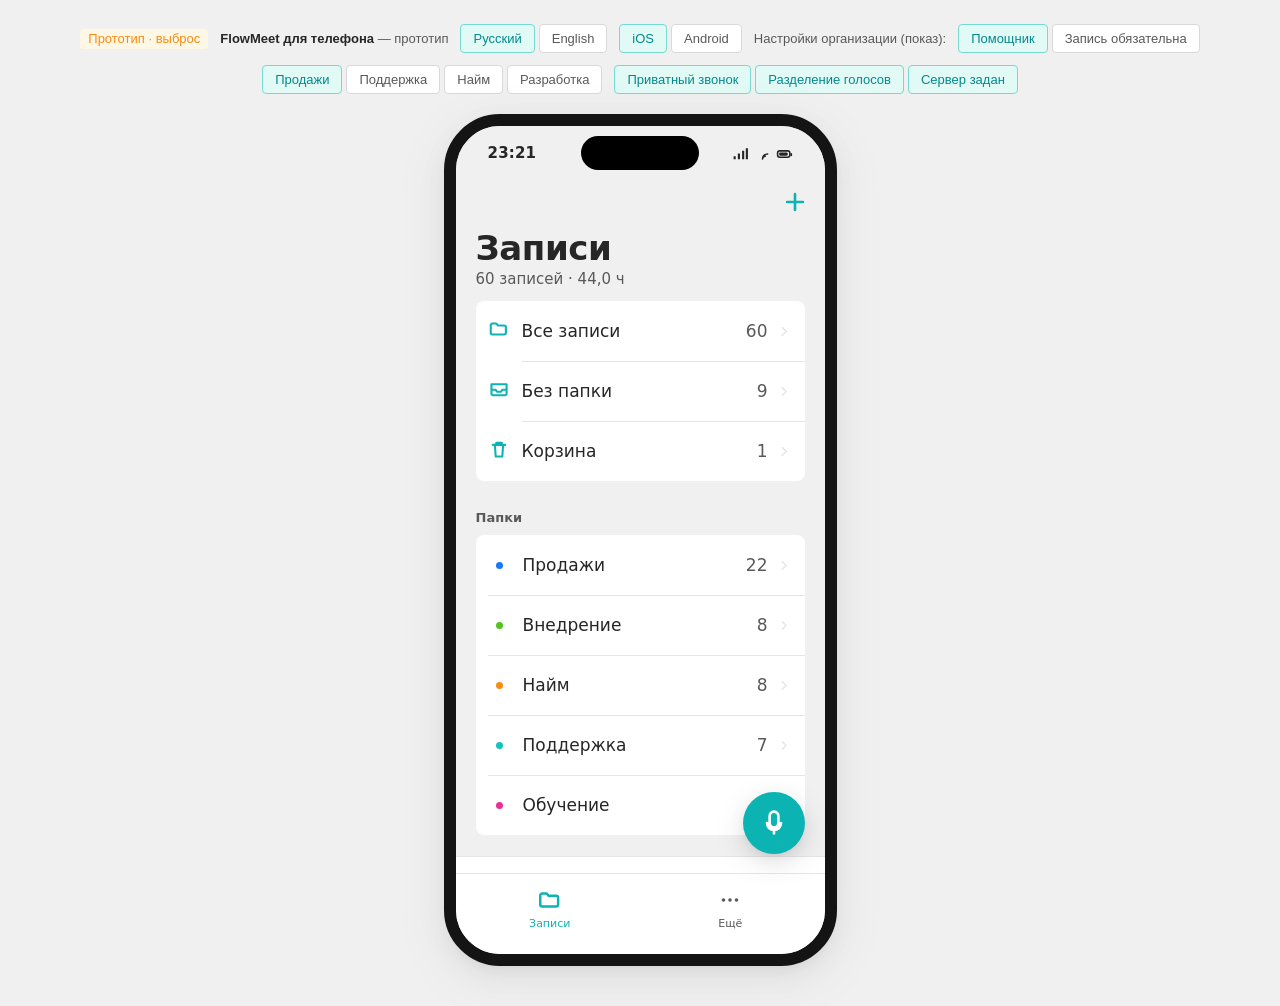
<file: flowmeet/flowmeet-mobile/index.html>
<!doctype html>
<html lang="ru" data-theme="light">
<head>
<meta charset="utf-8">
<meta name="viewport" content="width=device-width, initial-scale=1">
<title>FlowMeet · прототип мобильного приложения</title>

<script>
/* ДИАГНОСТИКА ЗАГРУЗКИ. Ставится ДО стилей и основного скрипта: если скрипт не
   исполнился, страница выглядит просто недогруженной, а плашка называет причину. */
window.__fmDiag = { err: null, ran: false };
(function () {
  function banner(title, detail) {
    var d = document.createElement('div');
    d.setAttribute('style', 'position:fixed;left:0;right:0;top:0;z-index:99999;'
      + 'padding:12px 16px;background:#fff1f0;border-bottom:1px solid #ffa39e;'
      + 'color:#a8071a;font:14px/20px system-ui,sans-serif');
    d.innerHTML = '<strong>' + title + '</strong><br><span style="color:#595959">' + detail + '</span>';
    (document.body || document.documentElement).appendChild(d);
  }
  window.__fmBanner = banner;
  window.addEventListener('error', function (e) {
    if (window.__fmDiag.err) return;
    window.__fmDiag.err = e;
    banner('Скрипт страницы не выполнился — интерфейс не собрался',
      (e.message || 'ошибка') + ' · ' + (e.filename || '') + ':' + (e.lineno || ''));
  }, true);
  window.addEventListener('DOMContentLoaded', function () {
    setTimeout(function () {
      if (window.__fmDiag.ran || window.__fmDiag.err) return;
      banner('Скрипт страницы не запустился',
        'Разбор дошёл до конца, но код не выполнился. Обычно это блокировка встроенных'
        + ' скриптов расширением браузера или политикой.');
    }, 1500);
  });
})();
</script>

<link rel="stylesheet" href="ds-core-tokens.css">

<style>
/* ============================================================================
   МОБИЛЬНЫЙ ПРОТОТИП FlowMeet — ВЫБРОС.

   ЦВЕТ, РАДИУСЫ И ШРИФТ — из корпоративного канона Proceset Mini Apps
   (токены `ds-core-tokens.css`, симлинк на файл-владелец в скилле miniapp-ui).
   Литералов цвета нет.

   КЕГЛЬ И РИТМ — мобильные, и это ЧЕТВЁРТОЕ сознательное отклонение от канона:
   канон писан под веб, там базовый текст 14px и плотные строки. На телефоне так
   нельзя — интерфейс читается как уменьшенная веб-страница, а не как приложение.
   Поэтому здесь своя шкала (.m-*): базовый текст 17, вторичный 15, подпись 13,
   крупный заголовок экрана 34 — как в системных приложениях телефона. Семейство
   и насыщенности — канонические.

   Отклонения от канона, все сознательные (он писан под mini-app в портале):
   1. Нижняя панель навигации — в вебе канон её не описывает, на телефоне это
      главный навигатор.
   2. Своя верхняя панель экрана с крупным заголовком.
   3. Шторки снизу вместо модальных окон.
   4. Мобильная шкала кегля и ритма (см. выше).

   Соответствие компонентам antd подписано у блоков — карта переноса в код.
   ========================================================================== */

* { box-sizing: border-box; }
body {
  margin: 0; font-family: 'Roboto', system-ui, sans-serif;   /* служебная плашка вне корпуса */
  background: var(--bg-secondary); color: var(--text-primary);
  display: flex; flex-direction: row; align-items: flex-start; justify-content: center;
  min-height: 100vh; padding: var(--size-6x) var(--size-4x) var(--size-10x);
  gap: var(--size-4x);
}
.fm-stage {
  flex: 0 1 auto; min-width: 0;
  display: flex; flex-direction: column; align-items: center;
}
.fm-map {
  flex: 0 0 272px; width: 272px; max-height: calc(100vh - var(--size-8x));
  overflow: auto; position: sticky; top: var(--size-4x);
  padding: var(--padding-l);
  background: var(--bg-container);
  border: 1px solid var(--line-border); border-radius: var(--radius-l);
}
.fm-map__h { margin: var(--size-4x) 0 var(--space-s); color: var(--text-complimentary); }
.fm-map__row {
  display: flex; align-items: center; gap: var(--space-m); width: 100%;
  min-height: var(--size-8x); padding: var(--padding-s) var(--padding-m);
  margin: 0 0 var(--size-1x); border: none; border-radius: var(--radius-m);
  background: transparent; color: var(--text-primary); font-family: inherit;
  text-align: left; cursor: pointer;
}
.fm-map__row:hover { background: var(--bg-container-hover); }
.fm-map__name { flex: 1 1 auto; min-width: 0; }
.fm-map__row .fm-tag { flex: 0 0 auto; }

/* ─── Мобильная шкала текста. Только размеры и насыщенность; семейство и цвет
       канонические. ─────────────────────────────────────────────────────────── */
.m-large   { font-size: 34px; line-height: 41px; font-weight: 700; letter-spacing: -.4px; }
.m-title   { font-size: 22px; line-height: 28px; font-weight: 600; letter-spacing: -.2px; }
.m-head    { font-size: 17px; line-height: 22px; font-weight: 600; }
.m-body    { font-size: 17px; line-height: 24px; font-weight: 400; }
.m-sub     { font-size: 15px; line-height: 20px; font-weight: 400; }
.m-cap     { font-size: 13px; line-height: 18px; font-weight: 400; }
.m-tiny    { font-size: 11px; line-height: 13px; font-weight: 500; }
.m-num     { font-variant-numeric: tabular-nums; }
/* Пометка «это ДАННЫЕ, а не интерфейс»: названия записей и папок остаются на
   языке разговора, и проверка языка их не считает непереведённой строкой. */
.m-data    { }
 /* Приглушённый текст ОДИН на прототип: у канона читаемая вторичная ступень
       одна (--text-complimentary, замерено 7,0:1 и 8,96:1), а --text-secondary
       и --text-hint дают 3,4:1 и 1,8:1 — ниже нормы для подписи. Второго класса
       приглушённого больше нет: он был бы дублем с тем же цветом. */
.m-dim     { color: var(--text-complimentary); }

/* Плашка над телефоном — служебная, к продукту не относится. */
.fm-plaque {
  display: flex; align-items: center; gap: var(--space-l); flex-wrap: wrap;
  justify-content: center; margin-bottom: var(--size-5x); padding: 0 var(--padding-l); max-width: 100%; box-sizing: border-box;
  color: var(--text-complimentary); font-size: 13px;
}
.fm-plaque__tag {
  padding: 2px var(--padding-m); border-radius: var(--radius-m);
  background: var(--tag-orange-bg); color: var(--tag-orange-text);
}
.fm-plaque__switch { display: flex; gap: var(--space-xs); }
.fm-plaque__switch button {
  padding: var(--padding-s) var(--padding-l); border-radius: var(--radius-m);
  border: 1px solid var(--line-border); background: var(--bg-container);
  font-family: inherit; font-size: 13px; color: var(--text-complimentary); cursor: pointer;
}
.fm-plaque__switch button.is-on { background: var(--primary-bg); color: var(--primary-active); border-color: var(--primary-border); }
.fm-plaque__legend { width: 100%; text-align: center; color: var(--text-hint); }

/* ─────────────────────────── КОРПУС ТЕЛЕФОНА ─────────────────────────────── */
/* Семейство шрифта — платформенное: у Apple системный San Francisco, у Google
   Roboto. В контейнере нет ни того, ни другого, поэтому проверять кегль надо
   относительными величинами, а не по пикселю в рендере. */
[data-os="ios"] { font-family: -apple-system, 'SF Pro Text', 'Helvetica Neue', system-ui, sans-serif; }
[data-os="android"] { font-family: 'Roboto', system-ui, sans-serif; }

.fm-phone {
  width: 393px; height: 852px; flex: 0 0 auto; position: relative;
  display: flex; flex-direction: column; overflow: hidden;
  background: var(--bg-secondary); color: var(--text-primary);
  /* Рамка корпуса — графит в обеих темах: это предмет, а не поверхность
     интерфейса, и «инверсный» токен в тёмной делал её белой. */
  border: 12px solid var(--neutral-120); border-radius: 56px;
  box-shadow: var(--shadow-3);
}
/* ПОЛОС ПРОКРУТКИ В ПРИЛОЖЕНИИ НЕ БЫВАЕТ — прокручивают рукой: пальцем на
   телефоне, перетаскиванием мыши в прототипе. Правило ОДНО на весь корпус, а не
   по одному у каждой полосы: тогда новая прокручиваемая полоса не может вернуть
   полосу прокрутки. Скрытие задаётся ДВУМЯ способами — стандартное свойство не
   работает в старых webkit, а webkit-псевдоэлемент не работает в Firefox, и
   именно из-за этого полоса под чипсами была видна. */
.fm-phone, .fm-phone * { scrollbar-width: none; -ms-overflow-style: none; }
.fm-phone::-webkit-scrollbar, .fm-phone *::-webkit-scrollbar { width: 0; height: 0; display: none; }

/* Строка состояния с вырезом: время слева, вырез по центру, значки справа. */
.fm-status {
  flex: 0 0 auto; height: 54px; display: flex; align-items: center;
  padding: 0 var(--size-8x); position: relative; z-index: 5;
  background: var(--bg-secondary);
}
.fm-status__time { font-size: 15px; font-weight: 600; letter-spacing: .2px; }
.fm-status__spacer { flex: 1 1 auto; }
.fm-status__icons { display: flex; align-items: center; gap: 5px; }
[data-os="android"] .fm-island { width: 14px; height: 14px; top: 14px; }   /* Android: точка камеры, не остров iPhone (F-37) */
.fm-island {
  position: absolute; left: 50%; top: 10px; transform: translateX(-50%);
  width: 118px; height: 34px; border-radius: 20px; background: var(--neutral-130);
}

/* ─── Верхняя панель. Действия закреплены, крупный заголовок уезжает вместе с
       содержимым и оставляет после себя компактный (antd: <NavBar>). ───────── */
.m-nav {
  flex: 0 0 auto; display: flex; align-items: center; gap: var(--space-xs);
  min-height: 44px; padding: 0 var(--space-m); background: var(--bg-secondary);
  position: relative; z-index: 4;
}
.m-nav__compact {
  flex: 1 1 auto; min-width: 0; text-align: center; padding: 0 var(--space-xs);
  opacity: 0; transition: opacity .18s cubic-bezier(.4,0,.2,1);
  overflow: hidden; text-overflow: ellipsis; white-space: nowrap;
}
.m-nav.is-scrolled { border-bottom: .5px solid var(--line-divider); }
.m-nav.is-scrolled .m-nav__compact { opacity: 1; }
.m-nav__acts { display: flex; align-items: center; gap: 2px; flex: 0 0 auto; }
.m-large-block { padding: var(--space-xs) var(--size-5x) var(--size-3x); background: var(--bg-secondary); }
.m-large-block .m-sub { margin-top: 2px; }

.m-scroll { flex: 1 1 auto; overflow-y: auto; -webkit-overflow-scrolling: touch; }
.m-scroll--doc { background: var(--bg-container); }      /* текст записи — на белом */
.m-pad { padding: 0 var(--size-5x); }
.m-bottom { height: var(--size-20x); }                 /* воздух над нижней панелью */
/* На экранах с плавающей кнопкой записи воздуха нужно больше: иначе последняя
   строка списка навсегда остаётся под кнопкой. */
.m-scroll--fab .m-bottom { height: 140px; }

/* ─── Нижняя панель навигации (antd: <TabBar>). ──────────────────────────── */
.m-tabbar {
  flex: 0 0 auto; display: flex; align-items: flex-end; gap: 0;
  padding: var(--space-m) var(--space-xs) var(--size-6x);
  background: var(--bg-container); border-top: .5px solid var(--line-divider);
}
.m-tabbar button {
  flex: 1 1 0; display: flex; flex-direction: column; align-items: center; justify-content: flex-end;
  gap: 4px; min-height: 48px; padding: var(--space-xs) 0 0; border: none; background: none;
  font-family: inherit; font-size: 11px; font-weight: 500; color: var(--text-complimentary); cursor: pointer;
}
.m-tabbar button.is-on { color: var(--primary-base); }

/* Кнопка записи — ПЛАВАЮЩАЯ НАД панелью разделов, а не внутри неё: по Apple HIG
   («Tab bars», июнь 2026) панель разделов служит навигации и действий в себе не
   держит — «Use a tab bar to support navigation, not to provide actions».
   Приём взят у Apple Mail: круглая кнопка действия в правом нижнем углу над
   панелью. Показывается только там, где действие уместно — в списке записей. */
.m-fab {
  position: absolute; right: var(--size-5x); bottom: 100px; z-index: 30;
  width: 62px; height: 62px; border: none; border-radius: 50%;
  background: var(--primary-base); color: var(--text-contrast);
  display: grid; place-items: center; box-shadow: var(--shadow-2); cursor: pointer;
}
.m-fab:active { background: var(--primary-active); }

/* Аксессуар, прикреплённый к панели разделов — HIG «tab bar with an attached
   accessory», как мини-плеер в Музыке. Панель разделов при этом ОСТАЁТСЯ
   видимой: скрывать её HIG запрещает («If you hide the tab bar, people can
   forget which area of the app they're in»), исключение только у модального
   экрана — им у нас идёт запись встречи. */
.m-acc { flex: 0 0 auto; display: flex; align-items: center; gap: var(--space-l);
  padding: var(--space-m) var(--size-5x); background: var(--bg-container);
  border-top: .5px solid var(--line-divider); cursor: pointer; }
.m-acc .m-wave { flex: 1 1 auto; height: 28px; }
.m-acc__side { flex: 0 0 auto; display: flex; align-items: center; gap: var(--space-m); }
.m-play--mini { width: 44px; height: 44px; }

/* ─────────────────────────── ЭЛЕМЕНТЫ ──────────────────────────────────── */
.fm-i { width: 22px; height: 22px; flex: 0 0 auto;
        stroke: currentColor; fill: none; stroke-width: 1.5; stroke-linecap: round; stroke-linejoin: round; }
.fm-i--s { width: 17px; height: 17px; }
.fm-i--l { width: 28px; height: 28px; }
.fm-i--xl { width: 56px; height: 56px; stroke-width: 1; }
.fm-i--tab { width: 26px; height: 26px; }

.fm-btn {
  display: inline-flex; align-items: center; justify-content: center; gap: var(--space-m);
  min-height: 48px; padding: 0 var(--size-6x); border-radius: var(--radius-l);
  border: 1px solid var(--line-border); background: var(--bg-container);
  font-family: inherit; font-size: 17px; font-weight: 500; color: var(--text-primary); cursor: pointer;
}
.fm-btn:active { background: var(--bg-container-active); }
.fm-btn--primary { background: var(--primary-base); border-color: var(--primary-base); color: var(--text-contrast); }
.fm-btn--primary:active { background: var(--primary-active); }
/* Разрушительное действие несёт цвет опасности, а не цвет главного действия
   (28.08.2026): удаление записи без возврата стояло бирюзовой праймари, то есть
   выглядело рекомендуемым. Токены канона, литералов нет. */
.fm-btn--danger { background: var(--danger-base); border-color: var(--danger-base); color: var(--text-contrast); }
.fm-btn--danger:active { background: var(--danger-active); border-color: var(--danger-active); }
.fm-btn--text { background: none; border-color: transparent; color: var(--primary-base); min-height: 44px; padding: 0 var(--space-m); }
.fm-btn--icon { flex: 0 0 auto; width: 44px; min-height: 44px; padding: 0; color: var(--primary-base);
  background: none; border-color: transparent; }
/* Порядок важен: у значка-кнопки заливка снята, поэтому основной цвет
   возвращаем явно — иначе «Спросить» выглядит как голая стрелка. */
.fm-btn--icon.fm-btn--primary { background: var(--primary-base); border-color: var(--primary-base);
  color: var(--text-contrast); border-radius: var(--radius-l); }
.fm-btn--block { width: 100%; }
/* Цель нажатия — не меньше 44 pt / 48 dp (HIG «Buttons», M3): 36 не проходило. */
.fm-btn--sm { min-height: 44px; padding: 0 var(--padding-l); font-size: 15px; }
.fm-btn[disabled] { opacity: .35; pointer-events: none; }

.fm-input {
  width: 100%; min-height: 48px; padding: 0 var(--padding-l);
  border: 1px solid var(--line-border); border-radius: var(--radius-l);
  background: var(--bg-container); color: var(--text-primary);
  font-family: inherit; font-size: 17px;
}
.fm-input:focus { outline: none; border-color: var(--primary-base); box-shadow: var(--shadow-focus-primary); }
.fm-textarea { width: 100%; min-height: 104px; padding: var(--padding-l); border: 1px solid var(--line-border);
  border-radius: var(--radius-l); background: var(--bg-container); color: var(--text-primary);
  font-family: inherit; font-size: 17px; resize: vertical; }
/* Поле поиска в мобильном виде: заливка вместо рамки, значок внутри. */
.m-searchwrap { position: relative; display: flex; align-items: center; }
.m-searchwrap .fm-i { position: absolute; left: var(--padding-l); color: var(--text-icon); pointer-events: none; }
.m-searchwrap .fm-input {
  padding-left: calc(var(--padding-l) + 22px + var(--space-m));
  background: var(--bg-container); border-color: transparent;   /* на серой подложке заливка белая */
}

.fm-tag { display: inline-flex; align-items: center; gap: var(--space-xs);
  padding: 1px var(--padding-s); border-radius: var(--radius-m); background: var(--bg-container-secondary);
  color: var(--text-complimentary); font-size: 13px; line-height: 18px; white-space: nowrap; }
.fm-tag--green { background: var(--positive-bg); color: var(--positive-base); }
.fm-tag--orange { background: var(--tag-orange-bg); color: var(--tag-orange-text); }
.fm-tag--cyan { background: var(--tag-cyan-bg); color: var(--tag-cyan-text); }

/* ─── Группа строк: скруглённая вставка с воздухом по бокам, разделители не
       на всю ширину, а от текста (antd: <List> inset). ──────────────────── */
.m-group {
  margin: 0 var(--size-5x) var(--size-5x); border-radius: var(--radius-l);
  background: var(--bg-container); overflow: hidden;
}
/* Заголовок группы: основной цвет и насыщенность, а не приглушённый серый —
   канонический вторичный на подложке экрана замерен в 2,09:1 (тёмная тема). */
.m-grouphead { padding: var(--space-m) var(--size-5x) var(--space-m); color: var(--text-complimentary); font-weight: 600; }

.m-row {
  display: flex; align-items: center; gap: var(--space-l); width: 100%; text-align: left;
  min-height: 60px; padding: var(--space-m) var(--padding-l); border: none;
  background: none; font-family: inherit; color: var(--text-primary); cursor: pointer;
}
.m-row:active { background: var(--bg-container-hover); }
.m-row + .m-row { box-shadow: inset 0 .5px 0 var(--line-divider); }
.m-row--inset + .m-row--inset { box-shadow: none; }
/* Разделитель внутри группы начинается от текста, а не от края: у строки без
   значка это отступ группы, у строки со значком — плюс сам значок. */
.m-row--inset { position: relative; --m-inset: var(--padding-l); }
.m-row--inset:has(.m-row__ico) { --m-inset: calc(var(--padding-l) + 22px + var(--space-l)); }
.m-row--inset + .m-row--inset::before {
  content: ""; position: absolute; left: var(--m-inset); right: 0; top: 0;
  height: .5px; background: var(--line-divider);
}
.m-row__body { flex: 1 1 auto; min-width: 0; }
.m-row__title { overflow: hidden; display: -webkit-box; -webkit-line-clamp: 2; -webkit-box-orient: vertical; }
/* У строки со значением справа подпись держится в одну строку: иначе длинная
   подпись переносится и строка становится вдвое выше соседних. Обратная
   сторона — обрезка, поэтому подписи таких строк держим короткими. */
.m-row:has(.m-row__val) .m-row__title { -webkit-line-clamp: 1; }
/* Подпись строки настройки лежит прямо в теле строки, без отдельного класса —
   поэтому в одну строку её держим по телу. */
.m-row:has(.m-row__val) > .m-row__body { white-space: nowrap; overflow: hidden; text-overflow: ellipsis; }
.m-row__meta { display: flex; align-items: center; gap: var(--space-m); margin-top: 3px;
  color: var(--text-complimentary); white-space: nowrap; overflow: hidden; }
/* Превью содержания записи: строка списка обязана нести смысл, а не только
   метаданные — иначе список читается как каталог файлов, а не как содержание.
   Две строки, дальше обрезка: строка списка не должна расти выше соседних. */
.m-row__prev { display: -webkit-box; -webkit-line-clamp: 2; -webkit-box-orient: vertical;
  overflow: hidden; margin-top: 3px; color: var(--text-complimentary); }
.m-row__prev--wait { color: var(--text-complimentary); display: flex; align-items: center; gap: var(--space-m); }
.m-row__prev--wait .fm-i { animation: fm-spin 1.1s linear infinite; }
/* Длинную подпись (профиль с лимитом) пускаем в две строки. */
.m-row__meta--wrap { white-space: normal; overflow: visible; }
.m-row__dot { width: 7px; height: 7px; border-radius: 50%; flex: 0 0 auto; }
.m-row__act { flex: 0 0 auto; width: 44px; min-height: 44px; display: grid; place-items: center;
  color: var(--text-icon); border: none; background: none; cursor: pointer; border-radius: 50%; }
.m-row__act:active { background: var(--bg-icon-hover); }
.m-row__chev { flex: 0 0 auto; color: var(--text-icon-disabled); }
.m-row__ico { flex: 0 0 auto; color: var(--primary-base); }
.m-row__val { flex: 0 1 auto; min-width: 0; color: var(--text-complimentary);
  white-space: nowrap; overflow: hidden; text-overflow: ellipsis; }
/* Элемент управления в строке (переключатель, кнопка, метка) не сжимается и не
   обрезается: в обрезающей обёртке кнопка перестаёт принимать нажатие в центр. */
.m-row__right { flex: 0 0 auto; display: flex; align-items: center; gap: var(--space-m); }
/* Точка-разделитель в подписи строки: цвет линии давал 1,41:1 и точка просто
   не читалась — берём ту же ступень, что и сама подпись. */
.m-sep { color: var(--text-complimentary); }

/* Найденное место: цитата со своим временем; нажатие уводит прямо в это место
   записи, а не просто «в запись». */
.m-hitrow { display: flex; align-items: flex-start; gap: var(--space-l); width: 100%; text-align: left;
  padding: var(--space-m) var(--padding-l); border: none; background: none;
  font-family: inherit; color: var(--text-primary); cursor: pointer;
  box-shadow: inset 0 .5px 0 var(--line-divider); }
.m-hitrow:active { background: var(--bg-container-hover); }
.m-hitrow .m-time { flex: 0 0 auto; padding-top: 2px; }
.m-hitrow__txt { display: -webkit-box; -webkit-line-clamp: 2; -webkit-box-orient: vertical;
  overflow: hidden; color: var(--text-complimentary); }

.m-empty { display: flex; flex-direction: column; align-items: center; text-align: center;
  padding: var(--size-20x) var(--size-8x); color: var(--text-complimentary); }
.m-empty__icon { color: var(--text-icon-disabled); margin-bottom: var(--size-5x); }
.m-empty h2 { margin: 0 0 var(--space-m); color: var(--text-primary); }
.m-empty p { margin: 0; max-width: 260px; }

/* Кружок с инициалами владельца пространства. Инициалы — данные учётной
   записи, поэтому у них свой класс: проверка языка по нему понимает, что это
   не строка интерфейса. */
.m-avatar { width: 52px; height: 52px; border-radius: 50%; flex: 0 0 auto;
  background: var(--primary-bg); color: var(--primary-active); display: grid; place-items: center; }

/* Кружок цвета папки: выбранный несёт обводку, а не галочку внутри — на цветном
   круге галочка теряется. */
.m-swatch { width: 44px; height: 44px; border-radius: 50%; border: 2px solid transparent;
  box-shadow: inset 0 0 0 2px var(--bg-container); cursor: pointer; }
.m-swatch.is-on { border-color: var(--text-primary); }

.m-toggle { width: 51px; height: 31px; border-radius: 31px; flex: 0 0 auto;
  border: none; background: var(--bg-rail); position: relative; cursor: pointer; }
.m-toggle::after { content: ""; position: absolute; top: 2px; left: 2px; width: 27px; height: 27px;
  border-radius: 50%; background: var(--bg-container); box-shadow: var(--shadow-1);
  transition: transform .18s cubic-bezier(.4,0,.2,1); }
.m-toggle.is-on { background: var(--primary-base); }
.m-toggle.is-on::after { transform: translateX(20px); }

/* ─────────────────── ПРОИГРЫВАТЕЛЬ — ПОЛОСА ВНИЗУ ЭКРАНА ───────────────────
   Жанровое решение голосовых блокнотов: главное на экране записи — текст, а не
   пульт, поэтому звук живёт тонкой полосой в нижней зоне большого пальца и
   занимает место нижней панели разделов (на вложенном экране она уходит).
   Разбор жанра — ../interfeys-golosovyh-bloknotov-razbor.2026-08-27.md */
.m-pbar { flex: 0 0 auto; padding: var(--space-m) var(--size-5x) var(--size-6x);
  background: var(--bg-container); border-top: .5px solid var(--line-divider); }
.m-times { display: flex; justify-content: space-between; margin-top: 2px; color: var(--text-complimentary); }
.m-ctrls { display: flex; align-items: center; gap: var(--space-m); margin-top: var(--space-m); }
.m-ctrls__gap { flex: 1 1 auto; }
.m-play { width: 52px; height: 52px; display: grid; place-items: center; border-radius: 50%;
  border: none; background: var(--primary-base); color: var(--text-contrast); cursor: pointer; flex: 0 0 auto; }
.m-play:active { background: var(--primary-active); }
.m-seek { width: 44px; height: 44px; display: grid; place-items: center; border: none; background: none;
  color: var(--text-primary); cursor: pointer; border-radius: 50%; flex: 0 0 auto; }
.m-seek:active { background: var(--bg-icon-hover); }
/* Закладка в проигрывателе: горит, когда звучащее место уже отмечено. */
#btnMark.is-on { color: var(--tag-orange-text); }
.m-speed.is-on { background: var(--primary-bg); color: var(--text-primary); font-weight: 600; }
.m-speed { min-width: 44px; min-height: 44px; padding: 0 var(--padding-m); flex: 0 0 auto;
  border-radius: var(--radius-m); border: none; background: var(--bg-container-secondary);
  font-family: inherit; font-size: 15px; font-variant-numeric: tabular-nums;
  color: var(--text-primary); cursor: pointer; }

/* ─── Волна вместо линии прогресса: видно, где говорили, а где молчали.
       Нажатие в любое место волны переводит звук туда. Высоты полос выведены из
       номера записи — при каждом открытии волна одна и та же. ─────────────── */
.m-wave { display: flex; align-items: center; gap: 2px; height: 36px; cursor: pointer; }
.m-wave span { flex: 1 1 0; border-radius: 1.5px; background: var(--bg-rail); }
.m-wave span.is-played { background: var(--primary-base); }
/* Отмеченное место видно на волне засечкой сверху — как в жанре: отметил на
   слух, потом находишь глазами. */
.m-wave span.is-marked { background: var(--tag-orange-text); }

/* Шапка открытой записи: крупный заголовок уезжает с содержимым (HIG: large
   title), поэтому область заголовка в панели остаётся пустой, пока не начнут
   прокручивать, — обрезка названия тремя буквами уходит. */
.m-notehead { padding: var(--space-m) var(--size-5x) var(--size-4x); background: var(--bg-container); }

/* Сегменты вкладок записи (antd: <Segmented>). Закреплены под панелью: в
   часовой расшифровке вкладку иначе не переключить, не прокрутив наверх. */
.m-segsrow { position: sticky; top: 0; z-index: 3; flex: 0 0 auto; background: var(--bg-container);
  border-bottom: .5px solid var(--line-divider); overflow: hidden; }
.m-segsrow::after {
  content: ""; position: absolute; right: 0; top: 0; bottom: 1px; width: var(--size-8x);
  background: linear-gradient(90deg, transparent, var(--bg-container)); pointer-events: none;
}
.m-segs { display: flex; gap: var(--space-m); overflow-x: auto; -webkit-overflow-scrolling: touch;
  padding: var(--space-m) var(--size-8x) calc(var(--space-m) + 24px) var(--size-5x);
  margin-bottom: -24px; }
.m-seg-btn { flex: 0 0 auto; min-height: 44px; padding: 0 var(--padding-l); border-radius: var(--radius-l);
  border: none; background: none;
  font-family: inherit; font-size: 15px; color: var(--text-complimentary); cursor: pointer; }
/* Выбранную вкладку показывает заливка, а не цвет подписи: бирюзовая подпись на
   бирюзовой заливке замерена в 2,20:1 (тёмная тема), а серая подпись на серой
   заливке неактивной — в 2,09:1. Сняли обе пары. */
.m-seg-btn.is-on { background: var(--primary-bg); color: var(--text-primary); font-weight: 600; }

/* Расшифровка: реплика как высказывание, а не строка таблицы. Текст и звук
   сшиты — звучащая реплика подсвечена, нажатие на реплику переводит звук к ней.
   Роль «сейчас звучит» несут заливка и полоса слева, а текст остаётся
   основным: в тёмной теме основной цвет темнее, и текст на светлой заливке
   пропадает (проверено замером контраста по канону). */
.m-seg-row { position: relative; padding: var(--space-m) var(--size-5x);
  margin-bottom: var(--size-3x); border-radius: var(--radius-l); cursor: pointer; }
.m-seg-row:active { background: var(--bg-container-hover); }
.m-seg-row.is-now { background: var(--primary-bg); }
.m-seg-row.is-now::before { content: ""; position: absolute; left: 6px; top: var(--space-m); bottom: var(--space-m);
  width: 3px; border-radius: 2px; background: var(--primary-base); }
/* На подсвеченной реплике имя «нашего» говорящего берёт основной цвет: бирюза
   на светлой заливке замерена в 2,20:1 (тёмная тема) — роль всё равно несут
   заливка и полоса слева. */
.m-seg-row.is-now .m-who--mine { color: var(--text-primary); }
.m-seg-row__head { display: flex; align-items: baseline; gap: var(--space-m); margin-bottom: 4px; }
.m-who { position: relative; color: var(--text-primary); border: none; background: none; padding: 0;
  font-family: inherit; font-size: inherit; font-weight: inherit; cursor: pointer; }
/* Имя нажимается, но строка реплики плотная: зона нажатия расширена невидимо
   до 44 pt, вёрстка не меняется. */
.m-who::after { content: ''; position: absolute; inset: -11px -4px; }
.m-who--mine { color: var(--primary-active); }
/* Время реплики — вторичная подпись, но подпись: у --text-hint на белом
   замерено 1,84:1, это нечитаемо. */
.m-time { color: var(--text-complimentary); font-variant-numeric: tabular-nums; }
.m-seg-row p { margin: 0; }
.m-seg-row__mark { margin-left: auto; color: var(--tag-orange-text); }
/* Найденное слово в расшифровке. */
/* Найденное слово: роль несёт ЗАЛИВКА, текст остаётся основным. Пара
   «оранжевый текст на оранжевой заливке» замерена в 2,23:1. */
.m-hl { background: var(--tag-orange-bg); color: var(--text-primary); border-radius: 3px; }

/* Поиск внутри записи: часовая встреча без него нечитаема. */
.m-findbar { flex: 0 0 auto; display: flex; align-items: center; gap: var(--space-m);
  padding: var(--space-m) var(--size-5x); background: var(--bg-container);
  border-bottom: .5px solid var(--line-divider); }
.m-findbar .m-searchwrap { flex: 1 1 auto; }
.m-findbar .fm-input { background: var(--bg-container-secondary); min-height: 40px; font-size: 15px; }

.m-doc { padding: 0 var(--size-5x) var(--size-8x); }
.m-doc h1 { font-size: 26px; line-height: 32px; font-weight: 700; letter-spacing: -.3px; margin: var(--size-6x) 0 var(--size-4x); }
.m-doc h2 { font-size: 19px; line-height: 25px; font-weight: 600; margin: var(--size-6x) 0 var(--space-m); }
.m-doc p, .m-doc ul, .m-doc ol { font-size: 17px; line-height: 25px; margin: 0 0 var(--size-4x); }
.m-doc ul, .m-doc ol { padding-left: var(--size-6x); }
.m-doc li { margin-bottom: var(--space-m); }
.m-doc strong { font-weight: 600; }
.fm-ent { color: var(--text-link); cursor: pointer; }

@keyframes fm-spin { to { transform: rotate(360deg); } }

/* ─────────────────────────── ЗАПИСЬ (полный экран) ─────────────────────────
   Строение жанровое: сверху состояние и счётчик, СЕРЕДИНУ занимает живая
   расшифровка (слова появляются по ходу речи — этим приложение доказывает, что
   слышит именно речь), внизу — волна и кнопки в зоне большого пальца. Раньше
   всё стояло по центру, а нижняя треть экрана пустовала. */
.m-rec {
  position: absolute; top: 54px; left: 0; right: 0; bottom: 0; z-index: 40;
  display: flex; flex-direction: column; background: var(--bg-secondary);
}
.m-rec__top { flex: 0 0 auto; display: flex; flex-direction: column; align-items: center;
  gap: var(--space-xs); padding: var(--size-6x) var(--size-8x) var(--size-4x); text-align: center; }
.m-rec__head { display: flex; align-items: center; gap: var(--space-m); color: var(--text-complimentary); }
.m-rec__dot { width: 9px; height: 9px; border-radius: 50%; background: var(--danger-base);
  animation: fm-blink 1.4s steps(1) infinite; }
@keyframes fm-blink { 50% { opacity: .2; } }
.m-rec__time { font-size: 48px; line-height: 1.05; font-weight: 300; letter-spacing: -1px; font-variant-numeric: tabular-nums; }
/* Живая расшифровка. Последняя реплика — основным цветом, предыдущие уходят в
   серый: так видно, что текст идёт за речью, а не стоит списком. */
/* У верхнего края расшифровка растворяется: тогда обрезанная строка читается
   как «выше есть ещё», а не как дефект — тот же приём, что у прокручиваемых
   полос чипсов. */
.m-rec__live { flex: 1 1 auto; overflow-y: auto; padding: 0 var(--size-5x);
  mask-image: linear-gradient(180deg, transparent, #000 var(--size-8x));
  -webkit-mask-image: linear-gradient(180deg, transparent, #000 var(--size-8x)); }
.m-rec__line { margin: 0 0 var(--size-4x); color: var(--text-complimentary); }
.m-rec__line:last-child { color: var(--text-primary); }
.m-rec__line b { font-weight: 600; }
.m-rec__wait { display: flex; align-items: center; justify-content: center; gap: var(--space-m);
  height: 100%; color: var(--text-complimentary); text-align: center; }
/* Волна во всю ширину: тишина и речь различимы глазом, «прибор слышит». */
.m-level { display: flex; align-items: center; gap: 3px; height: 44px; width: 100%; }
.m-level span { flex: 1 1 0; border-radius: 2px; background: var(--primary-base); animation: m-lvl .9s ease-in-out infinite; }
@keyframes m-lvl { 0%, 100% { height: 8%; } 50% { height: 100%; } }
.m-rec__bottom { flex: 0 0 auto; padding: var(--size-4x) var(--size-8x) var(--size-8x);
  display: flex; flex-direction: column; align-items: center; gap: var(--size-4x); text-align: center; }
/* Кнопки в нижней зоне: остановка — крупная круглая, одной рукой не глядя. */
.m-rec__acts { display: flex; align-items: center; justify-content: space-between; width: 100%; }
.m-rec__stop { width: 76px; height: 76px; border-radius: 50%; border: none; flex: 0 0 auto;
  background: var(--danger-base); color: var(--text-contrast); display: grid; place-items: center; cursor: pointer; }
.m-rec__stop:active { background: var(--danger-active); }
.m-rec__side { display: flex; flex-direction: column; align-items: center; gap: 2px; width: 76px;
  border: none; background: none; font-family: inherit; font-size: 13px;
  color: var(--text-primary); cursor: pointer; padding: var(--space-m) 0; }
.m-rec__side .fm-i { color: var(--text-primary); }
.m-rec__side:disabled { opacity: .35; pointer-events: none; }
.m-rec__note { color: var(--text-complimentary); max-width: 280px; }
.m-rec__done { flex: 1 1 auto; display: flex; flex-direction: column; align-items: center;
  justify-content: center; gap: var(--size-6x); padding: var(--size-8x); text-align: center; }
.m-rec__done .fm-btn { min-width: 200px; }

/* ══════════════════════ ANDROID: ОБОЛОЧКА MATERIAL 3 ═══════════════════════
   Приложение выходит на двух ОС, поэтому оболочек ДВЕ, а не одна средняя:
   пользователь каждой платформы должен видеть привычные манеры. Структура
   (папки → записи → запись, разделы внизу, шторки, мини-плеер) общая — она от
   платформы не зависит; расходятся ФОРМА и поведение отдельных элементов.
   Ниже — только расхождения, по фактам первоисточников (m3.material.io):
   активный раздел несёт «пилюлю»-индикатор, кнопка действия — Medium FAB со
   скруглением, цель нажатия 48dp против 44pt у Apple, сообщения о результате —
   штатный снэкбар (в iOS такого элемента нет вовсе), список идёт во всю ширину
   без «карточек», скругления крупнее.
   ═══════════════════════════════════════════════════════════════════════════ */
[data-os="android"] { font-family: 'Roboto', system-ui, sans-serif; }

/* Активный раздел: подложка под значком, а не только цвет (M3 active indicator). */
[data-os="android"] .m-tabbar button { gap: 2px; }
[data-os="android"] .m-tabbar button .fm-i {
  padding: 4px 20px; border-radius: 16px; box-sizing: content-box; width: 26px; height: 26px;
}
[data-os="android"] .m-tabbar button.is-on .fm-i { background: var(--primary-bg); }
[data-os="android"] .m-tabbar button.is-on { color: var(--text-primary); font-weight: 600; }

/* Кнопка действия: Medium FAB — скруглённый квадрат, а не круг. */
[data-os="android"] .m-fab { width: 56px; height: 56px; border-radius: 16px; }

/* Список во всю ширину: «карточки» с воздухом по бокам — приём Apple. */
[data-os="android"] .m-group { margin-left: 0; margin-right: 0; border-radius: 0; }
[data-os="android"] .m-grouphead { font-weight: 500; }

/* Цель нажатия 48dp вместо 44pt. */
[data-os="android"] .fm-btn--icon,
[data-os="android"] .m-row__act,
[data-os="android"] .m-seek { width: 48px; min-height: 48px; height: 48px; }
[data-os="android"] .m-nav { min-height: 48px; }
[data-os="android"] .fm-btn--sm, [data-os="android"] .fm-btn--text, [data-os="android"] .m-speed, [data-os="android"] .m-seg-btn, [data-os="android"] .m-rec__x { min-height: 48px; }
[data-os="android"] .m-speed { min-width: 48px; }
[data-os="android"] .m-rec__x { width: 48px; height: 48px; }
[data-os="android"] .m-row { min-height: 64px; }
[data-os="android"] .fm-sheet__item { min-height: 60px; }
[data-os="android"] .m-swatch { width: 48px; height: 48px; }

/* Скругления крупнее: у M3 кнопки и поля почти капсульные, шторка — 28. */
[data-os="android"] .fm-btn, [data-os="android"] .fm-input,
[data-os="android"] .m-seg-btn, [data-os="android"] .m-speed { border-radius: 999px; }
[data-os="android"] .fm-sheet { border-radius: 28px 28px 0 0; }
[data-os="android"] .m-card, [data-os="android"] .m-askchips button { border-radius: 16px; }

/* Полоска системного жеста: в Android возврат и переход домой — системные, и
   пользователь ищет их у нижнего края, а не только в интерфейсе приложения. */
.m-sysbar { display: none; }
[data-os="android"] .m-sysbar {
  display: block; position: absolute; left: 50%; bottom: 7px; transform: translateX(-50%);
  width: 108px; height: 4px; border-radius: 2px; background: var(--text-icon); z-index: 20;
}
[data-os="android"] .m-tabbar { padding-bottom: var(--size-8x); }

/* Сообщение о результате — снэкбар: прямоугольный, во всю ширину у нижнего
   края, слева текст. Всплывающая «пилюля» по центру — не Material. */
[data-os="android"] .fm-toast {
  left: var(--space-m); right: var(--space-m); transform: translateY(10px);
  max-width: none; border-radius: var(--radius-m); text-align: left;
}
[data-os="android"] .fm-toast.is-open { transform: translateY(0); }

/* ───────────────────────────── ШТОРКА СНИЗУ ──────────────────────────────── */
.fm-scrim {
  position: absolute; inset: 0; z-index: 50; display: flex; align-items: flex-end;
  background: var(--bg-mask); opacity: 0; pointer-events: none; transition: opacity .18s;
}
.fm-scrim.is-open { opacity: 1; pointer-events: auto; }
.fm-sheet {
  width: 100%; max-height: 82%; display: flex; flex-direction: column;
  background: var(--bg-float); border-radius: var(--radius-l) var(--radius-l) 0 0;
  transform: translateY(24px); transition: transform .2s cubic-bezier(.4,0,.2,1);
  padding-bottom: var(--size-8x);
}
.fm-scrim.is-open .fm-sheet { transform: translateY(0); }
.fm-sheet__grip { width: 40px; height: 5px; border-radius: 3px; background: var(--line-border);
  margin: var(--space-m) auto var(--space-xs); flex: 0 0 auto; }
.fm-sheet__head { padding: var(--space-m) var(--size-5x) var(--size-3x); }
.fm-sheet__body { overflow-y: auto; }
.fm-sheet__item { display: flex; align-items: center; gap: var(--size-4x); width: 100%; text-align: left;
  min-height: 56px; padding: var(--space-m) var(--size-5x); border: none; background: none;
  font-family: inherit; font-size: 17px; color: var(--text-primary); cursor: pointer; }
.fm-sheet__item:active { background: var(--bg-container-hover); }
.fm-sheet__item .fm-i:first-child { color: var(--primary-base); }
.fm-sheet__item.is-danger, .fm-sheet__item.is-danger .fm-i:first-child { color: var(--danger-base); }
.fm-sheet__foot { display: flex; gap: var(--size-3x); padding: var(--size-4x) var(--size-5x) 0; }
.fm-sheet__foot .fm-btn { flex: 1 1 0; }
.fm-check { margin-left: auto; color: var(--primary-base); }

/* Всплывающее сообщение (antd: <Toast>). */
.fm-toast {
  position: absolute; left: 50%; bottom: 118px; transform: translate(-50%, 10px);
  max-width: 84%; padding: var(--padding-l) var(--size-6x); border-radius: var(--radius-l);
  background: var(--bg-container-inverse); color: var(--text-contrast); text-align: center;
  font-size: 15px; line-height: 20px;
  opacity: 0; pointer-events: none; z-index: 60; transition: opacity .18s, transform .18s;
}
.fm-toast.is-open { opacity: 1; transform: translate(-50%, 0); }

/* Полоса лимита. */
.m-quota__rail { height: 6px; border-radius: 3px; background: var(--bg-rail); overflow: hidden; margin: var(--space-m) 0; }
.m-quota__fill { height: 100%; border-radius: 3px; background: var(--primary-base); }

.m-card { display: block; width: 100%; text-align: left; padding: var(--size-5x);
  border: none; border-radius: var(--radius-l); background: var(--bg-container);
  font-family: inherit; color: var(--text-primary); cursor: pointer; margin-bottom: var(--size-4x); }
.m-card:active { background: var(--bg-container-hover); }
.m-card h3 { margin: 0 0 var(--space-xs); }
.m-card p { margin: 0; }
.m-card__foot { display: flex; align-items: center; gap: var(--space-m); margin-top: var(--size-4x); color: var(--text-complimentary); }
.m-stat { display: flex; align-items: baseline; gap: var(--space-l); }
.m-stat__v { font-size: 28px; line-height: 34px; font-weight: 600; font-variant-numeric: tabular-nums; }

.m-answer { padding: 0 var(--size-5x) var(--size-6x); }
.m-answer p { margin: 0 0 var(--size-4x); font-size: 17px; line-height: 25px; }
.m-cite { display: inline-flex; align-items: center; gap: var(--space-xs); margin-top: var(--space-m);
  min-height: 36px; padding: 0 var(--padding-l); border-radius: var(--radius-l);
  border: none; background: var(--primary-bg); color: var(--primary-active);
  font-family: inherit; font-size: 15px; cursor: pointer; }
.m-askchips { display: flex; flex-direction: column; gap: var(--size-3x); padding: 0 var(--size-5x); }
.m-askchips button { display: flex; align-items: center; gap: var(--size-4x); width: 100%; text-align: left;
  min-height: 56px; padding: var(--space-m) var(--padding-l); border-radius: var(--radius-l);
  border: none; background: var(--bg-container); font-family: inherit; font-size: 17px;
  color: var(--text-primary); cursor: pointer; }
.m-askchips button:active { background: var(--bg-container-hover); }
.m-askchips .fm-i { color: var(--primary-base); }

/* ═══════ ЧТО ПРОДУКТ ДЕЛАЕТ ВО ВРЕМЯ РАЗГОВОРА (правка 27.08.2026) ═════════
   Подсказка в моменте, диктофоны, связь и очередь отправки. Только токены
   канона и мобильная шкала кегля (.m-*), как во всём файле. */

/* Подсказка на экране записи — то, ради чего экран и существует. Она стоит
   НАД лентой речи: речь доказывает, что слышим, подсказка отвечает «что
   сказать сейчас». */
.m-hintbox { flex: 0 0 auto; padding: 0 var(--size-5x) var(--size-4x); }
.m-hint {
  display: block; width: 100%; text-align: left; font-family: inherit; cursor: pointer;
  padding: var(--size-4x); border-radius: var(--radius-l); border: 1px solid var(--primary-border);
  background: var(--primary-bg); color: var(--text-primary);
}
.m-hint:active { background: var(--bg-container-hover); }
.m-hint__head { display: flex; align-items: center; gap: var(--space-m); margin-bottom: var(--space-xs); }
.m-hint__t { margin: 0 0 var(--space-xs); }
.m-hint__b { margin: 0; }
.m-hint__src { display: flex; align-items: center; gap: var(--space-xs); margin: var(--size-3x) 0 0; color: var(--text-complimentary); }
.m-hint__wait {
  /* Строка состояния, а не карточка подсказки: пустую карточку Ц-5 запрещает (F-46). */
  display: flex; align-items: center; justify-content: center; gap: var(--space-m);
  padding: var(--space-m) 0; background: none; color: var(--text-complimentary); text-align: center;
}
/* Крестик отмены на экране записи: отмена — единственное необратимое действие,
   поэтому она отдельно от остановки и уводит в подтверждение. */
.m-rec__x {
  position: absolute; top: var(--size-4x); right: var(--size-5x); z-index: 2;
  width: 44px; height: 44px; border: none; border-radius: 50%;
  background: var(--bg-container); color: var(--text-primary); display: grid; place-items: center; cursor: pointer;
}
/* Полоса состояния связи и очереди. */
.m-linkbar {
  display: flex; align-items: center; gap: var(--space-m);
  margin: 0 var(--size-5x) var(--size-4x); padding: var(--size-3x) var(--size-4x);
  border-radius: var(--radius-l); background: var(--bg-container); color: var(--text-complimentary);
}
.m-linkbar.is-off { background: var(--warning-bg); color: var(--text-primary); }
.m-linkbar__dot { width: 8px; height: 8px; border-radius: 50%; background: var(--green-60); flex: 0 0 auto; }
.m-linkbar.is-off .m-linkbar__dot { background: var(--warning-base); }
.m-linkbar__txt { flex: 1 1 auto; min-width: 0; }
/* Заряд и память диктофона. */
.m-bat { height: 6px; border-radius: 3px; background: var(--bg-rail); overflow: hidden; margin-top: var(--space-m); }
.m-bat__fill { height: 100%; border-radius: 3px; background: var(--primary-base); }
.m-bat__fill.is-low { background: var(--warning-base); }
.m-warn {
  display: flex; gap: var(--space-m); align-items: flex-start;
  margin: 0 var(--size-5x) var(--size-4x); padding: var(--size-4x);
  border-radius: var(--radius-l); background: var(--warning-bg); color: var(--text-primary);
}
.m-warn--danger { background: var(--danger-bg); }
/* Успех — не предупреждение: карточка привязана (F-26). */
.m-warn--ok { background: var(--tag-green-bg); }
</style>

</head>
<body>

<noscript>
  <!-- ВЫКЛЮЧЕННЫЕ СКРИПТЫ — молчаливый белый экран. Прототип собирается скриптом:
       корпус и плашка нарисованы разметкой, всё остальное появляется в браузере.
       Без этого блока страница выглядит поломанной и не называет причину. -->
  <div style="position:fixed;left:0;right:0;top:0;z-index:99999;padding:12px 16px;
              background:#fff1f0;border-bottom:1px solid #ffa39e;color:#a8071a;
              font:14px/20px system-ui,sans-serif">
    <strong>В браузере выключены скрипты — прототип не соберётся</strong><br>
    <span style="color:#595959">Видно только корпус устройства и служебную плашку.
    Проверьте: значок слева от адреса → «Настройки сайтов» → JavaScript «Разрешить».
    Если там разрешено — попробуйте открыть эту же ссылку в окне инкогнито: там
    расширения выключены, и станет видно, блокирует ли скрипты одно из них.</span>
  </div>
</noscript>




<div class="fm-stage">
<div class="fm-plaque text-caption-2">
  <span class="fm-plaque__tag">Прототип · выброс</span>
  <span><strong style="color:var(--text-primary)">FlowMeet для телефона</strong> — прототип</span>
  <span class="fm-plaque__switch" id="langSwitch">
    <button data-setlang="ru">Русский</button>
    <button data-setlang="en">English</button>
  </span>
  <span class="fm-plaque__switch" id="osSwitch">
    <button data-setos="ios">iOS</button>
    <button data-setos="android">Android</button>
  </span>
  <!-- Что решила организация: режим записи, профиль подсказок, разрешения
       сервера. В продукте это приходит с сервера, и пользователь их не
       выбирает, поэтому переключатели стоят в ПЛАШКЕ ПРОТОТИПА, а экран
       «Ещё → Организация» только показывает состояние (спека состава
       28.08.2026, раздел Б: «элемент прототипа, а не продукта»). -->
  <span>Настройки организации (показ):</span>
  <span class="fm-plaque__switch" id="orgSwitch">
    <button data-orgmode="assistant">Помощник</button>
    <button data-orgmode="mandatory">Запись обязательна</button>
  </span>
  <span class="fm-plaque__switch" id="profSwitch">
    <button data-hintprof="sales">Продажи</button>
    <button data-hintprof="support">Поддержка</button>
    <button data-hintprof="hr">Найм</button>
    <button data-hintprof="dev">Разработка</button>
  </span>
  <span class="fm-plaque__switch" id="permSwitch">
    <button data-orgtoggle="privateCalls">Приватный звонок</button>
    <button data-orgtoggle="diarization">Разделение голосов</button>
    <button data-orgtoggle="server">Сервер задан</button>
  </span>
</div>

<div class="fm-phone" id="phone" data-os="ios">
  <!-- Имитация строки состояния телефона -->
  <div class="fm-status">
    <span class="fm-status__time m-num" id="clock">9:41</span>
    <span class="fm-island"></span>
    <span class="fm-status__spacer"></span>
    <span class="fm-status__icons">
      <svg class="fm-i fm-i--s" viewBox="0 0 16 16"><path d="M1.5 10.5h2v3h-2zM5.5 8h2v5.5h-2zM9.5 5.5h2v8h-2zM13 3h2v10.5h-2z" fill="currentColor" stroke="none"/></svg>
      <svg class="fm-i fm-i--s" viewBox="0 0 16 16"><path d="M8 13.2a4.8 4.8 0 0 1 4.8-4.8M8 13.2a2.6 2.6 0 0 1 2.6-2.6M8 13.2h.01"/></svg>
      <svg class="fm-i fm-i--s" viewBox="0 0 16 16"><rect x="1.5" y="5.5" width="11.5" height="6" rx="2"/><path d="M14.4 8.2v1.6"/><rect x="3" y="7" width="8" height="3" rx="1" fill="currentColor" stroke="none"/></svg>
    </span>
  </div>

  <div id="app" style="flex:1 1 auto;display:flex;flex-direction:column;min-height:0"></div>

  <!-- Полоска системного жеста Android: «назад» там системная, а не приложения -->
  <div class="m-sysbar" aria-hidden="true"></div>

  <!-- Аксессуар панели разделов (мини-плеер открытой записи) -->
  <div class="m-acc" id="acc" hidden></div>

  <nav class="m-tabbar" id="tabbar"></nav>

  <!-- Шторка снизу: выбор папки, меню записи, скорость, язык -->
  <div class="fm-scrim" id="scrim">
    <div class="fm-sheet" role="dialog" aria-modal="true">
      <div class="fm-sheet__grip"></div>
      <div id="sheet"></div>
    </div>
  </div>

  <div class="fm-toast text-body-3" id="toast" role="status"></div>
</div>
</div>

<!-- Общая часть двух прототипов: данные, счёт, язык. Своей копии нет. -->
<script src="../flowmeet-shared/data.js?v=0922j"></script>

<script>
/* СТАРАЯ КОПИЯ ОБЩЕЙ ЧАСТИ — самая частая причина «страница не грузит»: браузер
   держит `data.js` прошлой версии, а страница уже новая. Тогда первый же вызов
   падает, экран остаётся пустым, и причина не видна — обновление с очисткой кэша
   чинит, но догадаться про это нельзя. Проверяем ЗАРАНЕЕ и называем причину. */
(function () {
  var need = { hintsAfter: 'подсказки за репликой',
               recLinesAt: 'ход живой расшифровки', linesForHints: 'ссылка на подсказки',
               num: 'вывод чисел', t: 'перевод строк',
               wrapRoadmap: 'яркость сценариев к разработке',
               featureMapHtml: 'список функционала прототипа',
               recListTagHtml: 'метка записи в списке',
               recCardActionsHtml: 'указать карточку' };
  var miss = Object.keys(need).filter(function (n) {
    /* typeof по необъявленному имени не падает, поэтому проверка безопасна. */
    return eval('typeof ' + n) !== 'function';
  });
  if (!miss.length) return;
  window.__fmDiag.err = 'общая часть старее страницы: ' + miss.join(', ');
  if (window.__fmBanner) window.__fmBanner('Общая часть прототипа старее страницы',
    'Браузер отдал старую копию data.js, поэтому интерфейс не собрался. Обновите страницу'
    + ' с очисткой кэша: Ctrl+Shift+R (на Mac ⇧⌘R). Не помогло — скажите, чего не хватает: '
    + miss.join(', ') + '.');
})();
</script>


<script>
/* ============================================================================
   СОСТОЯНИЕ. Экран один за раз, как на телефоне; возврат — стрелкой в панели.
   ========================================================================== */
const M = {
  /* Главный экран раздела «Записи» — ПАПКИ, а список записей лежит на уровень
     внутрь: так устроены системный «Диктофон» и приложения жанра. Раньше папки
     были полосой чипсов-фильтров поверх плоского списка — это веб-приём, на
     телефоне разделы открывают переходом. */
  screen: 'folders',               // folders | files | note | search | ask | templates | more | set | membership
  scope: { kind: 'all', value: null },
  fileId: 'demo', tab: 'transcript', generated: {},
  q: '', ask: { q: '', folder: null, asked: false },
  playing: false, speed: 1,
  /* Поиск внутри открытой записи: без него часовая встреча нечитаема. */
  find: '', findOpen: false,
  /* Отмеченные на слух места: ключ — запись, значение — номера реплик. Отметка
     ставится и во время записи, и при проигрывании; собираются во вкладке
     «Важное». Из встречи выносят решение, а не весь текст. */
  marks: {},
  /* auto — чем вызвана запись (звонок, напоминание о встрече), пусто у ручного
     старта; hints — подсказки, пришедшие за встречу. */
  rec: { on: false, paused: false, sec: 0, saved: null, lines: [], marks: [], auto: null, hints: [] },
  sheet: null, setPane: null, sort: 'date', sortDir: 'desc',
  newFolderColor: 1, moveAfterCreate: null,
  /* Добавлено 27.08.2026 по спеке «Сверка прототипов с описанием работы»:
     диктофоны, источник записи, очередь отправки, подтверждение. */
  devId: 'a1', micSrc: 'Микрофон телефона', confirm: null, hintsOpen: false, listen: null,
  /* Откуда открыли запись — чтобы «назад» вернуло туда же, а не в общий список. */
  came: null,
  /* Шаблон, которым разбираются НОВЫЕ записи. Перенесён из настольного
     28.08.2026: там он был, здесь нет, то есть один прототип обещал управление
     будущими разборами, а второй молчал. Работа 4 проверки удобства («сделайте,
     чтобы следующие встречи разбирались по вашей структуре») на телефоне из-за
     этого не проходилась вовсе. */
  tplDefault: null
};
/* Платформа оболочки. Приложение выходит на iOS и Android, манеры у них разные,
   поэтому оболочка выбирается, а не усредняется. Владелец значения один. */
let OS = 'ios';
function setOs(os) {
  OS = os === 'android' ? 'android' : 'ios';
  document.getElementById('phone').setAttribute('data-os', OS);
  document.querySelectorAll('#osSwitch button').forEach(b =>
    b.classList.toggle('is-on', b.dataset.setos === OS));
}
const $ = s => document.querySelector(s);
const esc = s => String(s).replace(/[&<>"]/g, c => ({ '&':'&amp;','<':'&lt;','>':'&gt;','"':'&quot;' }[c]));

/* ================================ ИКОНКИ ================================== */
const ic = (p, extra) => `<svg class="fm-i${extra ? ' ' + extra : ''}" viewBox="0 0 16 16">${p}</svg>`;
const I = {
  files:   '<path d="M2 5.2c0-.7.6-1.2 1.2-1.2h2.3c.4 0 .8.2 1 .5l.6.9h4.7c.7 0 1.2.5 1.2 1.2v4.2c0 .7-.5 1.2-1.2 1.2H3.2c-.6 0-1.2-.5-1.2-1.2V5.2z"/>',
  search:  '<circle cx="7" cy="7" r="4.2"/><path d="M10.2 10.2 13.5 13.5"/>',
  ai:      '<path d="M8 2.2l1.4 3.4L13 7l-3.6 1.4L8 12l-1.4-3.6L3 7l3.6-1.4z"/><path d="M12.4 11.2l.5 1.2 1.2.5-1.2.5-.5 1.2-.5-1.2-1.2-.5 1.2-.5z"/>',
  tpl:     '<rect x="2.5" y="2.5" width="11" height="11" rx="1.2"/><path d="M2.5 6h11M6 6v7.5"/>',
  more:    '<circle cx="4" cy="8" r="1.1" fill="currentColor" stroke="none"/><circle cx="8" cy="8" r="1.1" fill="currentColor" stroke="none"/><circle cx="12" cy="8" r="1.1" fill="currentColor" stroke="none"/>',
  mic:     '<path d="M8 10.5a2.5 2.5 0 0 0 2.5-2.5V4a2.5 2.5 0 0 0-5 0v4A2.5 2.5 0 0 0 8 10.5zM4 8a4 4 0 0 0 8 0M8 12.5V14"/>',
  back:    '<path d="M13 8H3.5M7 4 3 8l4 4"/>',          /* Material: стрелка */
  backIos: '<path d="M10 3 5 8l5 5"/>',                   /* Apple: шеврон */
  go:      '<path d="M6 4.5 9.5 8 6 11.5"/>',
  caretD:  '<path d="M4 6.5 8 10.5 12 6.5"/>',
  close:   '<path d="M4 4l8 8M12 4l-8 8"/>',
  check:   '<path d="M3.5 8.5 6.5 11.5 12.5 5"/>',
  plus:    '<path d="M8 3.5v9M3.5 8h9"/>',
  trash:   '<path d="M3.5 5h9M6 5V3.5h4V5M5 5l.6 8.5h4.8L11 5"/>',
  folder:  '<path d="M2 5.2c0-.7.6-1.2 1.2-1.2h2.3c.4 0 .8.2 1 .5l.6.9h4.7c.7 0 1.2.5 1.2 1.2v4.2c0 .7-.5 1.2-1.2 1.2H3.2c-.6 0-1.2-.5-1.2-1.2V5.2z"/>',
  unfiled: '<path d="M2.5 4.5h11v7a1 1 0 0 1-1 1h-9a1 1 0 0 1-1-1v-7zM2.5 8.5h3l1 1.5h3l1-1.5h3"/>',
  pencil:  '<path d="M11.2 2.8a1.3 1.3 0 0 1 1.8 1.8L5.6 12 3 13l1-2.6 7.2-7.6z"/>',
  share:   '<path d="M8 10.5V2.5M5 5.5 8 2.5l3 3M3.5 9v3.5a1 1 0 0 0 1 1h7a1 1 0 0 0 1-1V9"/>',
  export:  '<path d="M8 2.5v8M5 7.5 8 10.5l3-3M3.5 12.5h9"/>',
  device:  '<rect x="4" y="2" width="8" height="12" rx="2"/><path d="M6.5 4.5h3"/>',
  file:    '<path d="M9.5 2.5H4.5a1 1 0 0 0-1 1v9a1 1 0 0 0 1 1h7a1 1 0 0 0 1-1V5.5L9.5 2.5zM9 2.5v3h3"/>',
  book:    '<path d="M3 3.5h4a2 2 0 0 1 2 2v8a1.6 1.6 0 0 0-1.6-1.6H3V3.5zM13 3.5H9.6A1.6 1.6 0 0 0 8 5.1v8.4A1.6 1.6 0 0 1 9.6 12H13V3.5z"/>',
  wave:    '<path d="M2 8h1.5M5 5v6M8 3v10M11 5.5v5M13.5 8H14"/>',
  gear:    '<circle cx="8" cy="8" r="2.2"/><path d="M8 1.8v1.6M8 12.6v1.6M1.8 8h1.6M12.6 8h1.6M3.6 3.6l1.1 1.1M11.3 11.3l1.1 1.1M12.4 3.6l-1.1 1.1M4.7 11.3l-1.1 1.1"/>',
  user:    '<circle cx="8" cy="6" r="2.5"/><path d="M3.5 13.5c0-2.2 2-4 4.5-4s4.5 1.8 4.5 4"/>',
  cloud:   '<path d="M4.5 11.5h6.2a2.3 2.3 0 0 0 .3-4.6A3.4 3.4 0 0 0 4.6 6.4 2.6 2.6 0 0 0 4.5 11.5z"/>',
  info:    '<circle cx="8" cy="8" r="5.5"/><path d="M8 7v4M8 5.2v.6"/>',
  crown:   '<path d="M2.5 11.5h11l-1-6-3 2L8 4l-1.5 3.5-3-2z"/>',
  lang:    '<circle cx="8" cy="8" r="5.5"/><path d="M2.5 8h11M8 2.5c1.6 1.6 2.4 3.5 2.4 5.5S9.6 12.4 8 13.5C6.4 12.4 5.6 10 5.6 8S6.4 4.1 8 2.5z"/>',
  bell:    '<path d="M5 7a3 3 0 0 1 6 0v3l1 2H4l1-2V7zM6.8 13.5a1.3 1.3 0 0 0 2.4 0"/>',
  spin:    '<path d="M8 2.2a5.8 5.8 0 1 1-5.8 5.8"/>',
  mark:    '<path d="M4.5 2.5h7v11l-3.5-2.7-3.5 2.7z"/>',
  stop:    '<rect x="4.5" y="4.5" width="7" height="7" rx="1.4" fill="currentColor" stroke="none"/>',
  pause:   '<rect x="5" y="3.5" width="2.2" height="9" rx="1" fill="currentColor" stroke="none"/><rect x="8.8" y="3.5" width="2.2" height="9" rx="1" fill="currentColor" stroke="none"/>',
  clock:   '<circle cx="8" cy="8" r="5.5"/><path d="M8 5v3.2l2.2 1.3"/>',
  chat:    '<path d="M13.5 8.5c0 2.5-2.5 4.5-5.5 4.5-.7 0-1.4-.1-2-.3L3 13.5l.8-2.3A4.6 4.6 0 0 1 2.5 8.5C2.5 6 5 4 8 4s5.5 2 5.5 4.5z"/>',
  sort:    '<path d="M4 4.5h9M4 8h6M4 11.5h3"/>',
  /* Добавлено 27.08.2026: подсказки, диктофоны, связь и очередь. */
  bulb:    '<path d="M6 12.5h4M6.6 14h2.8M8 2.2a3.8 3.8 0 0 1 2.3 6.8c-.5.4-.8 1-.8 1.6h-3c0-.6-.3-1.2-.8-1.6A3.8 3.8 0 0 1 8 2.2z"/>',
  lock:    '<rect x="3.5" y="7" width="9" height="6.5" rx="1.3"/><path d="M5.8 7V5.2a2.2 2.2 0 0 1 4.4 0V7"/>',
  shield:  '<path d="M8 2.2 13 4v4c0 3-2.2 5-5 5.8C5.2 13 3 11 3 8V4z"/>',
  link:    '<path d="M6.5 9.5 9.5 6.5M6.8 4.9 8.2 3.5a2.6 2.6 0 0 1 3.7 3.7l-1.4 1.4M5.5 7.4 4.1 8.8a2.6 2.6 0 0 0 3.7 3.7l1.4-1.4"/>',
  queue:   '<path d="M8 10.5V2.5M5.2 5.3 8 2.5l2.8 2.8M3 13h10"/>',
  alert:   '<path d="M8 2.6 14 13H2zM8 6.4v3.2M8 11.2v.2"/>',
  battery: '<rect x="1.5" y="5" width="11" height="6" rx="1.5"/><path d="M14 7.2v1.6"/>',
  phone:   '<rect x="4.5" y="1.5" width="7" height="13" rx="1.6"/><path d="M7 12.6h2"/>'
};

/* ============================ ВЫБОРКИ ЭКРАНА ============================== */
function inScope(f, sc) {
  sc = sc || M.scope;
  if (sc.kind === 'search') return !f.deleted && matchQ(f, sc.value);
  if (sc.kind === 'trash') return !!f.deleted;
  if (f.deleted) return false;
  if (sc.kind === 'all') return true;
  if (sc.kind === 'unfiled') return !f.folder;
  if (sc.kind === 'folder') return f.folder === sc.value;
  if (sc.kind === 'src') return f.src === sc.value;
  return true;
}
const cnt = (kind, value) => FILES.filter(f => inScope(f, { kind, value: value || null })).length;
const rows = () => {
  const s = SORT[M.sort] || SORT.date, k = M.sortDir === 'asc' ? 1 : -1;
  return FILES.filter(f => inScope(f)).sort((a, b) => k * s.cmp(s.get(a), s.get(b)));
};
const file = () => FILES.find(f => f.id === M.fileId);
const isGen = (id, tab) => !!M.generated[id + ':' + tab];
const folderColor = name => (FOLDERS.find(x => x.name === name) || {}).color || 'var(--line-border)';
const scopeTitle = () => M.scope.kind === 'all' ? 'Все записи'
  : M.scope.kind === 'unfiled' ? 'Без папки' : M.scope.kind === 'trash' ? 'Корзина' : M.scope.value;

/* ─── Готовность записи и превью её содержания ──────────────────────────────
   Строка списка обязана нести смысл, а не только дату и длительность: иначе
   список читается как каталог файлов. Порядок источников превью — от разобранного
   к сырому: первый абзац конспекта, иначе первая реплика разговора. Пока
   расшифровки нет, превью не выдумываем — показываем состояние обработки. */
const hasSummary = f => !f.summaryEmpty || isGen(f.id, 'summary');
const hasTranscript = f => !f.transcriptEmpty || isGen(f.id, 'transcript');
const firstPara = html => {
  const m = /<p[^>]*>([\s\S]*?)<\/p>/.exec(String(html || ''));
  return m ? plain(m[1]).replace(/\s+/g, ' ').trim() : '';
};
function preview(f) {
  if (!hasTranscript(f)) return null;                       // ещё расшифровывается
  if (hasSummary(f)) { const s = firstPara(f.summary); if (s) return s; }
  const seg = (f.transcript || [])[0];
  return seg ? seg.who + ': ' + seg.text : '';
}

/* ─── Отметки на слух ───────────────────────────────────────────────────────
   Хранятся номерами реплик, а не текстом: реплика — единственное место записи,
   у которого есть время, значит по отметке можно перевести звук. */
const marksOf = id => M.marks[id] || [];
function toggleMark(id, seg) {
  const cur = marksOf(id), i = cur.indexOf(seg);
  M.marks[id] = i > -1 ? cur.filter(x => x !== seg) : cur.concat(seg).sort((a, b) => a - b);
  return i < 0;
}
/* Реплики записи в едином виде: время в секундах считаем один раз здесь, чтобы
   подсветка, переход по нажатию и отметки шли от одного и того же числа. */
const segsOf = f => (f.transcript && f.transcript.length ? f.transcript : [])
  .map((s, i) => ({ ...s, i, sec: hms(s.time) }));
const curSeg = f => {
  const at = posOf(f), ss = segsOf(f);
  for (let i = ss.length - 1; i >= 0; i--) if (ss[i].sec <= at) return i;
  return ss.length ? 0 : -1;
};

/* ─── Волна записи ─────────────────────────────────────────────────────────
   Высоты полос выведены из номера записи, поэтому волна у записи всегда одна и
   та же. Настоящей огибающей звука в прототипе нет и быть не может — важно, что
   волна показывает пройденное место и отметки, а не «красивую картинку». */
const WAVE_N = 58;
const waveAmp = (f, i) => {
  const s = String(f.id) + ':' + i;
  let h = 2166136261;                                  // целочисленный разброс, без плавающей точки
  for (let k = 0; k < s.length; k++) { h ^= s.charCodeAt(k); h = (h * 16777619) >>> 0; }
  return 18 + h % 82;
};
function waveHtml(f) {
  const at = posOf(f), pos = f.sec ? at / f.sec * WAVE_N : 0;
  const mk = new Set(marksOf(f.id).map(i => {
    const s = segsOf(f)[i];
    return s && f.sec ? Math.round(s.sec / f.sec * WAVE_N) : -1;
  }));
  return `<div class="m-wave" id="wave" role="slider" aria-label="${t('Перейти по записи')}">${
    Array.from({ length: WAVE_N }, (_, i) => `<span class="${i < pos ? 'is-played' : ''}${
      mk.has(i) ? ' is-marked' : ''}" style="height:${waveAmp(f, i)}%"></span>`).join('')}</div>`;
}

/* ============================== СООБЩЕНИЕ ================================= */
let toastTimer = null;
function toast(text, minor) {
  /* Изменение, которое человек видит на экране (запись переехала в папку,
     появилась закладка), у Apple не подтверждают: HIG просит подтверждать
     только существенное и предупреждать о потерях. У Material снэкбар о таком
     сообщать вправе — это его штатная роль. */
  if (OS !== 'android' && minor) return;
  const el = $('#toast');
  el.textContent = t(text); el.classList.add('is-open');
  clearTimeout(toastTimer);
  toastTimer = setTimeout(() => el.classList.remove('is-open'), 2600);
}

/* ============================== ПАНЕЛЬ И ЭКРАНЫ ===========================
   Строение экрана мобильное: закреплённая тонкая панель с действиями, крупный
   заголовок ВНУТРИ прокрутки (уезжает вместе с содержимым и оставляет в панели
   компактный), строки собраны в скруглённые группы с воздухом по бокам.
   ========================================================================== */
function nav(title, opts) {
  const o = opts || {};
  /* На экранах без крупного заголовка (открытая запись) название стоит в панели
     сразу; на остальных проступает, когда крупный уезжает вверх. */
  return `
    <div class="m-nav${o.titleAlways ? ' is-scrolled' : ''}" id="nav">
      ${o.back ? `<button class="fm-btn fm-btn--icon" data-back="1" aria-label="Назад">${ic(OS === 'android' ? I.back : I.backIos, 'fm-i--l')}</button>`
              : `<span style="width:var(--space-m)"></span>`}
      <span class="m-nav__compact m-head">${title}</span>
      <span class="m-nav__acts">${o.acts || ''}</span>
    </div>`;
}
const large = (title, sub) => `
  <div class="m-large-block">
    <h1 class="m-large" style="margin:0">${title}</h1>
    ${sub ? `<p class="m-sub m-dim" style="margin:0">${sub}</p>` : ''}
  </div>`;

/* ======================== ЭКРАН: ПАПКИ (главный) ==========================
   Разделы записей — отдельный экран, а не полоса фильтров над списком: на
   телефоне в раздел ЗАХОДЯТ, и тогда у списка остаётся один смысл — записи
   выбранного раздела. Так устроен системный «Диктофон»: папки со счётчиками,
   внутри — записи.
   ========================================================================== */
function screenFolders() {
  const q = stats();
  const smart = [
    { kind: 'all', label: 'Все записи', icon: I.files },
    { kind: 'unfiled', label: 'Без папки', icon: I.unfiled },
    { kind: 'trash', label: 'Корзина', icon: I.trash }
  ];
  const row = (kind, value, label, icon, color) => `
    <div class="m-row m-row--inset" data-scope="${kind}" data-value="${esc(value || '')}">
      ${color ? `<span class="m-row__dot" style="background:${color};margin:0 8px"></span>`
               : `<span class="m-row__ico">${ic(icon)}</span>`}
      <span class="m-row__body m-body">${label}</span>
      <span class="m-row__right">
        <span class="m-row__val m-body m-num">${cnt(kind, value)}</span>
        ${ic(I.go, 'fm-i--s m-row__chev')}
      </span>
    </div>`;
  return nav(t('Записи'), {
    acts: `<button class="fm-btn fm-btn--icon" data-sheet="newfolder" aria-label="${t('Новая папка')}">${ic(I.plus, 'fm-i--l')}</button>`
  })
  + `<div class="m-scroll m-scroll--fab" id="scroll">
      ${large(t('Записи'), `${q.n} ${plZap(q.n)} · ${num(q.hours, 1)} ${t('ч')}`)}
      <!-- Состояние, в котором сотрудник окажется чаще всего: связь и очередь
           отправки. Полоса нажимается и ведёт на экран отправки. -->
      ${!LINK.live ? `<div class="m-linkbar is-off">
          <span class="m-linkbar__dot"></span>
          <span class="m-linkbar__txt m-cap">${t('Связи нет — запись доедет, живых подсказок нет')}</span>
        </div>` : ''}
      ${micFallback() ? `<div class="m-warn m-cap">${ic(I.alert, 'fm-i--s')}
        <span>${t('Диктофон не на связи — записывает микрофон телефона.')}</span></div>` : ''}
      ${isMandatory() ? `<div class="m-warn m-cap">${ic(I.lock, 'fm-i--s')}
        <span>${t('Организация включила режим «запись обязательна»: встречи записываются, прервать запись нельзя.')}</span></div>` : ''}
      ${!ORG.server ? `<div class="m-warn m-warn--danger m-cap">${ic(I.alert, 'fm-i--s')}
        <span>${t('Сервер организации не задан. Запись не начинается.')}</span></div>` : ''}
      <div class="m-group">${smart.map(x => row(x.kind, null, t(x.label), x.icon)).join('')}</div>
      <div class="m-grouphead m-cap">${t('Папки')}</div>
      <div class="m-group">${FOLDERS.map(f => row('folder', f.name, esc(f.name), null, f.color)).join('')}</div>
      <div class="m-bottom"></div>
    </div>`;
}

/* ─── Строка записи и деление списка по времени ─────────────────────────────
   Список группируется по времени — так «то, что было вчера» находится без
   поиска и сортировки; внутри группы дата уже не повторяется, остаётся время.
   При другом порядке (по названию, по длительности) деление по дням теряет
   смысл: тогда группа одна, а её подпись называет выбранный порядок. */
const SORTS = [['date', 'По времени'], ['name', 'По названию'], ['dur', 'По длительности']];
const SORT_LABEL = Object.fromEntries(SORTS);
function byDay(list) {
  if (M.sort !== 'date') return [{ label: t(SORT_LABEL[M.sort] || ''), items: list }];
  const out = [], seen = new Map();
  list.forEach(f => {
    const k = dayKey(f);
    if (!seen.has(k)) { const g = { label: fmtDayGroup(f.ts), items: [] }; seen.set(k, g); out.push(g); }
    seen.get(k).items.push(f);
  });
  return out;
}
const fmtTimeOnly = ts => { const d = new Date(ts); return p2(d.getHours()) + ':' + p2(d.getMinutes()); };
function fileRow(f, timeOnly) {
  const pv = preview(f);
  return `<div class="m-row m-row--inset" data-file="${f.id}">
      <span class="m-row__body">
        <span class="m-row__title m-body">${esc(f.title)}</span>
        ${pv === null
          ? `<span class="m-row__prev m-sub m-row__prev--wait">${ic(I.spin, 'fm-i--s')}<span>${t('Расшифровываем…')}</span></span>`
          : pv ? `<span class="m-row__prev m-sub">${esc(pv)}</span>` : ''}
        <span class="m-row__meta m-cap">
          ${recListTagHtml(f)}
          ${f.folder ? `<span class="m-row__dot" style="background:${folderColor(f.folder)}"></span>` : ''}
          <span class="m-num">${esc(timeOnly ? fmtTimeOnly(f.ts) : fmtShort(f.ts))}</span>
          <span class="m-sep">·</span><span class="m-num">${esc(fmtDurShort(f.sec))}</span>
        </span>
      </span>
      <button class="m-row__act" data-rowmenu="${f.id}" aria-label="${t('Ещё')}">${ic(I.more)}</button>
    </div>`;
}

/* ==================== ЭКРАН: ЗАПИСИ ВЫБРАННОГО РАЗДЕЛА ==================== */
function screenFiles() {
  const r = rows();
  const list = r.length ? byDay(r).map(g => `
      <div class="m-grouphead m-cap">${esc(g.label)}</div>
      <div class="m-group">${g.items.map(f => fileRow(f, M.sort === 'date')).join('')}</div>`).join('')
    : `<div class="m-empty">
        ${ic(M.scope.kind === 'trash' ? I.trash : I.files, 'fm-i--xl m-empty__icon')}
        <h2 class="m-title">${M.scope.kind === 'trash' ? 'Корзина пуста' : 'Записей нет'}</h2>
        <p class="m-sub">${M.scope.kind === 'trash' ? 'Удалённые записи хранятся здесь 30 дней.' : 'Нажмите круглую кнопку записи, чтобы записать встречу.'}</p>
      </div>`;
  const hours = r.reduce((a, f) => a + f.sec, 0) / 3600;
  return nav(esc(scopeTitle()), {
    back: true,
    acts: `<button class="fm-btn fm-btn--icon" data-sheet="sort" aria-label="${t('Порядок')}">${ic(I.sort, 'fm-i--l')}</button>`
  })
  + `<div class="m-scroll m-scroll--fab" id="scroll">
      ${large(esc(scopeTitle()), `${r.length} ${plZap(r.length)} · ${num(hours, 1)} ${t('ч')}`)}
      ${list}
      <div class="m-bottom"></div>
    </div>`;
}

/* ============================ ЭКРАН: ПОИСК ================================ */
function screenSearch() {
  const r = M.q.trim() ? FILES.filter(f => !f.deleted && matchQ(f, M.q)) : [];
  const body = !M.q.trim()
    ? `<div class="m-empty">${ic(I.search, 'fm-i--xl m-empty__icon')}
        <h2 class="m-title">${t('Что ищем?')}</h2>
        <p class="m-sub">${t('Ищем по названию записи, говорящим и тексту разговора — во всех')} ${alive().length} ${plZapV(alive().length)}.</p></div>`
    : !r.length
    ? `<div class="m-empty">${ic(I.search, 'fm-i--xl m-empty__icon')}
        <h2 class="m-title">${t('Ничего не нашли')}</h2>
        <p class="m-sub">${t('Попробуйте другое слово: ищем по названию, говорящим и тексту разговора.')}</p></div>`
    : `<div class="m-grouphead m-cap">${t('нашли')} ${r.length} ${plZap(r.length)}</div>
       ${r.map(f => {
         /* Найденное показываем цитатой с её временем и уводим прямо в это
            место записи: ответ «где это сказали», а не «в какой записи искать».
            Совпало только название — цитаты нет, и придумывать её нельзя. */
         const hits = segsOf(f).filter(s => matchSeg(s, M.q)).slice(0, 2);
         return `<div class="m-group">
           <div class="m-row m-row--inset" data-file="${f.id}">
             <span class="m-row__body">
               <span class="m-row__title m-body">${hl(f.title, M.q)}</span>
               <span class="m-row__meta m-cap"><span class="m-num">${esc(fmtShort(f.ts))}</span>
                 <span class="m-sep">·</span><span class="m-num">${esc(fmtDurShort(f.sec))}</span></span>
             </span>${ic(I.go, 'fm-i--s m-row__chev')}
           </div>
           ${hits.map(s => `<button class="m-hitrow" data-file="${f.id}" data-at="${s.sec}">
             <span class="m-time m-cap">${esc(s.time)}</span>
             <span class="m-hitrow__txt m-sub">${
               /* Бюджет цитаты — то, что влезает в две строки, минус имя
                  говорящего: иначе окно вокруг найденного слова обрезает уже
                  разметка, и подсветка снова уезжает за край. */
               hl(s.who + ': ' + snippet(s.text, M.q, Math.max(40, 70 - s.who.length)), M.q)}</span>
           </button>`).join('')}
         </div>`;
       }).join('')}`;
  return nav(t('Поиск'), { back: true })
    + `<div class="m-scroll" id="scroll">
        ${large(t('Поиск'))}
        <div class="m-pad" style="padding-bottom:var(--size-4x)">
          <div class="m-searchwrap">${ic(I.search)}
            <input class="fm-input" id="q" value="${esc(M.q)}" autocomplete="off"
              placeholder="${t('Название, говорящий или слово из разговора')}">
          </div>
        </div>
        ${body}<div class="m-bottom"></div>
      </div>`;
}

/* ============================ ЭКРАН: ЗАПИСЬ =============================== */
const posOf = f => Math.max(0, Math.min(f.sec, f.at || 0));
let playTimer = null;
function paintPlayer() {
  const f = file(), w = $('#wave'); if (!f || !w) return;
  const at = posOf(f), pos = f.sec ? at / f.sec * WAVE_N : 0;
  [...w.children].forEach((b, i) => b.classList.toggle('is-played', i < pos));
  document.querySelectorAll('#plAt, #plAtFull').forEach(el =>
    el.textContent = fmtTotal(Math.round(at)));
  const left = $('#plLeft');
  if (left) left.textContent = '−' + fmtTotal(Math.max(0, Math.round(f.sec - at)));
  $('#btnPlay').innerHTML = M.playing
    ? `<svg class="fm-i fm-i--l" viewBox="0 0 24 24" style="fill:currentColor;stroke:none"><rect x="7" y="5" width="3.6" height="14" rx="1.2"/><rect x="13.4" y="5" width="3.6" height="14" rx="1.2"/></svg>`
    : `<svg class="fm-i fm-i--l" viewBox="0 0 24 24" style="fill:currentColor;stroke:none"><path d="M8.5 5.2l11 6.8-11 6.8z"/></svg>`;
  const mb = $('#btnMark');
  if (mb) mb.classList.toggle('is-on', marksOf(f.id).includes(curSeg(f)));
  paintNow();
}
/* Прокрутка ВНУТРИ содержимого экрана, а не страницей: scrollIntoView тянет
   все прокручиваемые предки и уводит вверх сам корпус телефона. */
function scrollWithin(el, center) {
  const sc = $('#scroll'); if (!sc || !el) return;
  const top = el.getBoundingClientRect().top - sc.getBoundingClientRect().top + sc.scrollTop;
  if (center) { sc.scrollTop = Math.max(0, top - sc.clientHeight / 2 + el.offsetHeight / 2); return; }
  const view = top - sc.scrollTop;
  if (view < 0) sc.scrollTop = top - SEG_AIR;
  else if (view + el.offsetHeight > sc.clientHeight) sc.scrollTop = top + el.offsetHeight - sc.clientHeight + SEG_AIR;
}
const SEG_AIR = 24;            // воздух вокруг подъехавшей реплики, шестая ступень шкалы 4px
/* Подсветка звучащего места. Текст и звук сшиты: пока идёт проигрывание,
   реплика сама подъезжает к глазам; при остановке — не дёргаем прокрутку. */
function paintNow() {
  const f = file(); if (!f) return;
  const cs = curSeg(f);
  document.querySelectorAll('.m-seg-row').forEach(el => {
    const on = +el.dataset.seg === cs;
    if (on !== el.classList.contains('is-now')) {
      el.classList.toggle('is-now', on);
      if (on && M.playing) scrollWithin(el, false);
    }
  });
}
function stopPlay() { clearInterval(playTimer); playTimer = null; M.playing = false; }
function setPlaying(on) {
  clearInterval(playTimer); playTimer = null;
  M.playing = on;
  if (on) playTimer = setInterval(() => {
    const f = file(); if (!f) return stopPlay();
    f.at = Math.min(f.sec, posOf(f) + M.speed);
    if (f.at >= f.sec) stopPlay();
    paintPlayer();
  }, 1000);
  paintPlayer();
}
const seek = dir => `<button class="m-seek" data-seek="${dir * 15}"
    aria-label="${dir < 0 ? t('Назад 15 секунд') : t('Вперёд 15 секунд')}">
  <svg class="fm-i fm-i--l" viewBox="0 0 24 24">
    <path d="${dir < 0 ? 'M12 5V1.5L7 5l5 3.5V5a8.5 8.5 0 1 1-8.5 8.5' : 'M12 5V1.5L17 5l-5 3.5V5a8.5 8.5 0 1 0 8.5 8.5'}"/>
    <text x="12" y="16.4" font-size="7.6" text-anchor="middle" fill="currentColor" stroke="none">15</text>
  </svg></button>`;

/* Проигрыватель открытой записи — АКСЕССУАР панели разделов: одна строка с
   волной, как мини-плеер в системной Музыке. Полный пульт (±15 секунд,
   скорость) открывается шторкой по нажатию на время: на экране записи главное
   содержание, а не пульт. */
function miniPlayer(f) {
  if (!f) return '';
  const at = posOf(f);
  return `${waveHtml(f)}
      <button class="m-play m-play--mini" id="btnPlay" aria-label="${t('Воспроизвести')}">
        <svg class="fm-i fm-i--l" viewBox="0 0 24 24" style="fill:currentColor;stroke:none"><path d="M8.5 5.2l11 6.8-11 6.8z"/></svg>
      </button>
      <span class="m-acc__side">
        <button class="fm-btn fm-btn--text m-sub m-num" data-sheet="player" aria-label="${t('Проигрыватель')}"
          style="min-width:56px;padding:0;color:var(--text-primary)"><span id="plAt">${fmtTotal(Math.round(at))}</span></button>
      </span>`;
}
function screenNote() {
  const f = file();
  const tabs = [{ id: 'transcript', name: 'Расшифровка' }];
  if (!tabs.some(x => x.id === M.tab)) M.tab = 'transcript';
  return nav(esc(f.title), {
    back: true,
    /* Два действия в панели, не три: «поделиться» живёт в меню «…» рядом с
       выгрузкой и переименованием, а второй путь к тому же действию отнимал у
       названия записи половину ширины. */
    acts: `<button class="fm-btn fm-btn--icon" data-find="1" aria-label="${t('Найти в записи')}">${ic(I.search, 'fm-i--l')}</button>
           <button class="fm-btn fm-btn--icon" data-rowmenu="${f.id}" aria-label="${t('Ещё')}">${ic(I.more, 'fm-i--l')}</button>`
  })
  + (M.findOpen ? `<div class="m-findbar">
      <div class="m-searchwrap">${ic(I.search)}
        <input class="fm-input" id="findQ" value="${esc(M.find)}" autocomplete="off"
          placeholder="${t('Слово из разговора')}">
      </div>
      <button class="fm-btn fm-btn--text" data-findclose="1">${t('Закрыть')}</button>
    </div>` : '')
  + `<div class="m-scroll m-scroll--doc" id="scroll">
      <div class="m-notehead">
        <h1 class="m-large m-data" style="margin:0;font-size:26px;line-height:32px">${esc(f.title)}</h1>
        <p class="m-sub m-dim" style="margin:4px 0 0"><span class="m-num">${esc(fmtShort(f.ts))}</span>
          <span class="m-sep">·</span> <span class="m-num">${esc(f.dur)}</span>${
            f.folder ? `<span class="m-sep"> · </span><span class="m-data">${esc(f.folder)}</span>` : ''}</p>
      </div>
      <div class="m-segsrow"><div class="m-segs">
      ${tabs.map(x => `<button class="m-seg-btn ${x.id === M.tab ? 'is-on' : ''}" data-tab="${x.id}">${esc(x.name)}</button>`).join('')}
      </div></div>
      ${crmBannerHtml(f, 'm')}
      ${recCardActionsHtml(f.id, 'm')}
      ${noteBody(f)}<div class="m-bottom"></div></div>`;
}
/* Реплика: нажатие переводит звук к ней, отмеченная несёт закладку. Найденное
   слово подсвечено — иначе непонятно, чем реплика совпала с запросом. */
/* Сравнение с запросом и подсветка идут через владельца в общей части
   (`matchText`, `qRe`, `qWords`): человек ищет именительным падежом, а в
   разговоре слово стоит в другом — своё точное вхождение здесь давало «ничего
   не нашли» на реплике, которая в записи есть. */
const matchSeg = (s, q) => matchText(s.who + ' ' + s.text, q);
function hl(text, q) {
  const s = esc(text), re = qRe(q);
  if (!re) return s;
  /* Подставляется группа 1, а не всё совпадение: в него входит ведущий
     разделитель (пробел, запятая), и он не должен попадать в подсветку. */
  return s.replace(re, (m, w) => m.slice(0, m.length - w.length) + '<span class="m-hl">' + w + '</span>');
}
/* Цитата в списке найденного берётся ВОКРУГ найденного слова, а не с начала
   реплики: обрезка по началу прятала само совпадение, и попадание читалось как
   ошибка поиска. */
function snippet(text, q, len) {
  const s = String(text), n = len || 110;
  if (s.length <= n) return s;
  /* Ищем ОСНОВУ слова, а не набранное целиком: иначе окно цитаты строилось бы
     вокруг совпадения, которого в тексте нет, и обрезка снова прятала бы
     найденное. */
  const w = qWords(q)[0] || '';
  const at = w ? s.toLowerCase().indexOf(w) : -1;
  if (at < 0) return s.slice(0, n) + '…';
  const from = Math.max(0, at - Math.round((n - w.length) / 2));
  const to = Math.min(s.length, from + n);
  return (from ? '…' : '') + s.slice(from, to).trim() + (to < s.length ? '…' : '');
}
function segRow(f, s, cs) {
  return `<div class="m-seg-row ${s.i === cs ? 'is-now' : ''}" data-seg="${s.i}">
      <div class="m-seg-row__head">
        <button class="m-who m-head m-data ${s.role === 'мы' ? 'm-who--mine' : ''}"
          data-person="${esc(s.who)}">${esc(s.who)}</button>
        <span class="m-time m-cap">${esc(s.time)}</span>
      </div>
      <p class="m-body">${hl(s.text, M.find)}</p>
    </div>`;
}
/* Название записи стоит шапкой экрана, поэтому первый заголовок документа
   убираем, если он повторяет его же. Данные при этом не правим: у настольного
   прототипа шапки нет и заголовок ему нужен, а общая часть у нас одна. */
function dropDupTitle(html, title) {
  const m = /^\s*<h1[^>]*>([\s\S]*?)<\/h1>/.exec(String(html || ''));
  if (!m) return html;
  const same = plain(m[1]).replace(/\s+/g, ' ').trim() === String(title).replace(/\s+/g, ' ').trim();
  return same ? String(html).replace(m[0], '') : html;
}
function noteBody(f) {
  if (M.tab === 'transcript') {
    if (!hasTranscript(f)) return emptyGen('transcript');
    const all = segsOf(f).length ? segsOf(f) : segsOf(FILES[0]);
    const cs = curSeg(f), q = M.find.trim();
    const ss = q ? all.filter(s => matchSeg(s, q)) : all;
    const head = !q ? '' : ss.length
      ? `<p class="m-pad m-cap m-dim" style="margin:var(--space-m) 0">${phraseFoundInNote(ss.length, all.length)}</p>`
      : `<div class="m-empty"><h2 class="m-title">${t('В этой записи такого нет')}</h2>
          <p class="m-sub">${t('Ищем по говорящим и тексту разговора внутри открытой записи.')}</p></div>`;
    return head + ss.map(s => segRow(f, s, cs)).join('');
  }
  if (M.tab === 'summary') {
    if (!hasSummary(f)) return emptyGen('summary');
    return `<div class="m-doc">${dropDupTitle(f.summary || FILES[0].summary, f.title)}</div>`;
  }
  /* Отмеченное на слух: из встречи выносят решение, а не весь текст. */
  if (M.tab === 'marks') {
    const all = segsOf(f).length ? segsOf(f) : segsOf(FILES[0]);
    const mk = marksOf(f.id).filter(i => all[i]);
    if (!mk.length) return `<div class="m-empty">
        ${ic(I.mark, 'fm-i--xl m-empty__icon')}
        <h2 class="m-title">${t('Пока ничего не отмечено')}</h2>
        <p class="m-sub">${t('Нажмите закладку в проигрывателе — во время записи или при прослушивании. Отмеченные места собираются здесь и видны засечками на волне.')}</p>
      </div>`;
    const cs = curSeg(f);
    return `<p class="m-pad m-cap m-dim" style="margin:var(--space-m) 0">${phraseMarked(mk.length)}</p>`
      + mk.map(i => segRow(f, all[i], cs)).join('');
  }
  const c = (f.custom || []).find(x => x.id === M.tab);
  if (!isGen(f.id, M.tab)) return emptyGen(M.tab, c && c.name);
  return `<div class="m-doc">${f[M.tab] || FILES[0].obj}</div>`;
}
function emptyGen(kind, name) {
  const tr = kind === 'transcript';
  return `<div class="m-empty">
      ${ic(tr ? I.wave : I.book, 'fm-i--xl m-empty__icon')}
      <h2 class="m-title">${t('Можно формировать')}</h2>
      <p class="m-sub">${t(tr ? 'Расшифровка появится здесь после обработки записи' : 'Конспект появится здесь после обработки записи')}</p>
      <div style="margin-top:var(--size-6x)">
        <button class="fm-btn fm-btn--primary" data-gen="${esc(kind)}">${ic(I.ai)} ${t('Сформировать')}${name ? ': ' + esc(name) : ''}</button>
      </div>
    </div>`;
}
const fmtSpeed = v => String(v).replace('.', ',') + '×';
const SPEEDS = [0.75, 1, 1.25, 1.5, 2];

/* ============================ ЭКРАН: СПРОСИТЬ ============================= */
function askHits(q, folder) {
  if (!qWords(q).length) return [];
  const out = [];
  alive().filter(f => !folder || f.folder === folder).forEach(f => {
    (f.transcript || []).forEach(x => {
      /* Счёт совпавших слов — общий владелец в общей части: тот же разбор на
         основы и та же граница слова, что у поиска по записям. */
      const score = countWords(x.who + ' ' + x.text, q);
      if (score) out.push({ f, x, score });
    });
  });
  return out.sort((a, b) => b.score - a.score).slice(0, 6);
}
function screenAsk() {
  const hits = M.ask.asked ? askHits(M.ask.q, M.ask.folder) : null;
  const folder = M.ask.folder ? t(esc(M.ask.folder)) : null;
  const recs = hits ? new Set(hits.map(h => h.f.id)) : null;
  return nav(t('Спросить ИИ'), {
    acts: `<button class="fm-btn fm-btn--icon" data-sheet="askscope" aria-label="${t('Где искать')}">${ic(I.folder, 'fm-i--l')}</button>`
  })
  + `<div class="m-scroll" id="scroll">
      ${large(t('Спросить ИИ'), t('Ответ собирается из ваших записей'))}
      <div class="m-pad" style="padding-bottom:var(--size-4x)">
        <div style="display:flex;gap:var(--space-m)">
          <div class="m-searchwrap" style="flex:1 1 auto">${ic(I.ai)}
            <input class="fm-input" id="askQ" value="${esc(M.ask.q)}" placeholder="${t('О чём спросить?')}">
          </div>
          <button class="fm-btn fm-btn--primary fm-btn--icon" id="askGo" style="color:var(--text-contrast);width:48px"
            aria-label="${t('Спросить')}">${ic(I.go, 'fm-i--l')}</button>
        </div>
        <p class="m-cap m-dim" style="margin:var(--space-m) 0 0">
          ${t('Где искать')}: ${folder ? '«' + folder + '»' : t('по всем записям')}</p>
      </div>
      ${!M.ask.asked ? `<div class="m-askchips">${
        ASK_TIPS
          .map(q => `<button data-askq="${esc(q)}">${ic(I.ai)}<span>${q}</span></button>`).join('')}</div>` : ''}
      ${hits ? (hits.length ? `<div class="m-answer">
          <p><strong>${phraseFound(hits.length, recs.size, folder)}.</strong></p>
          ${hits.map(h => `<p>${esc(h.x.who)}: ${esc(h.x.text)}<br>
            <button class="m-cite" data-file="${h.f.id}" data-at="${hms(h.x.time)}">${ic(I.file, 'fm-i--s')} ${esc(h.f.title.slice(0, 26))} · ${h.x.time}</button></p>`).join('')}
        </div>` : `<div class="m-answer">
          <p><strong>${phraseNothing(folder)}.</strong></p>
          <p class="m-sub m-dim">${t('Спросите теми словами, которые могли звучать в разговоре: приложение ищет по расшифровкам, а не по смыслу вопроса.')}</p>
        </div>`) : ''}
      <div class="m-bottom"></div>
    </div>`;
}

/* ============================ ЭКРАН: ШАБЛОНЫ ============================== */
function screenTemplates() {
  return nav(t('Шаблоны'), {
    acts: `<button class="fm-btn fm-btn--icon" data-newtpl="1" aria-label="${t('Создать шаблон')}">${ic(I.plus, 'fm-i--l')}</button>`
  })
  + `<div class="m-scroll" id="scroll">
      ${large(t('Шаблоны'), t('Разбор записи по вашим правилам'))}
      <div class="m-pad">${TEMPLATES.map(tpl => `
        <button class="m-card" data-tpl="${esc(tpl.t)}">
          <h3 class="m-head">${esc(tpl.t)}${M.tplDefault === tpl.t
            ? ` <span class="fm-tag fm-tag--green">${t('по умолчанию')}</span>` : ''}</h3>
          <p class="m-sub m-dim">${esc(tpl.s)}</p>
          <!-- Значок часов рядом с числом читался как время. Считаем
               применения, поэтому их и называем словом. -->
          <span class="m-card__foot m-cap"><span class="m-num">${num(tpl.uses, 0)}</span> ${plPrim(tpl.uses)} · ${t(tpl.author)}</span>
        </button>`).join('')}</div>
      <div class="m-bottom"></div>
    </div>`;
}

/* ============================ ЭКРАН: КВОТА ================================ */
function screenMembership() {
  const q = stats();
  return nav(t('Квота и лимиты'), { back: true })
  + `<div class="m-scroll" id="scroll">
      ${large(t('Квота и лимиты'), t('Личное пространство'))}
      <div class="m-pad">
        <div class="m-card" style="cursor:default">
          <h3 class="m-head">${t('Мой лимит в этом месяце')}</h3>
          <div class="m-quota__rail"><div class="m-quota__fill" style="width:${q.leftPct}%"></div></div>
          <p class="m-body">${phraseQuota(q, true)}</p>
          <p class="m-cap m-dim" style="margin-top:var(--space-xs)">${t('Обновится')} ${q.renew} 00:00</p>
        </div>
        <div class="m-card" style="cursor:default">
          <h3 class="m-head">${t('Нужно больше')}</h3>
          <p class="m-sub m-dim">${t('Личный лимит выделяет администратор пространства из квоты организации — по заявке.')}</p>
          <div style="margin-top:var(--size-4x)"><button class="fm-btn fm-btn--primary fm-btn--block" data-askmore="1">${t('Запросить расширение')}</button></div>
        </div>
      </div>
      <div class="m-grouphead m-cap">${t('Как пользуетесь')}</div>
      <div class="m-group">
        ${[[t('Записей'), q.n], [t('Часов записи'), num(q.hours, 1)], [t('Дней с записями'), q.days],
           [t('В среднем за день'), num(q.perDay, 1) + ' ' + t('ч')], [t('Часы активности'), q.peak]]
          .map(([label, v]) => `<div class="m-row" style="cursor:default">
            <span class="m-row__body m-body">${label}</span>
            <span class="m-row__val m-head m-num">${v}</span></div>`).join('')}
      </div>
      ${q.delta === null ? '' : `<p class="m-pad m-cap" style="color:var(--${q.delta < 0 ? 'danger' : 'positive'}-base)">
        ${q.delta > 0 ? '+' : '−'}${Math.abs(q.delta)}% ${t('к прошлому месяцу')}</p>`}
      <div class="m-bottom"></div>
    </div>`;
}

/* ============================ ЭКРАН: ЕЩЁ И НАСТРОЙКИ ====================== */
function screenMore() {
  return nav(t('Ещё'))
  + `<div class="m-scroll" id="scroll">
      ${large(t('Ещё'))}
      <div class="m-group">
        <div class="m-row" style="cursor:default">
          <span class="m-avatar m-head">АР</span>
          <span class="m-row__body">
            <span class="m-row__title m-head">a.ralovets</span>
            <span class="m-row__meta m-row__meta--wrap m-cap"><span>${t('Личное пространство')}</span></span>
          </span>
        </div>
      </div>
      <div class="m-group">
        <div class="m-row m-row--inset" data-set="prefs">
          <span class="m-row__ico">${ic(I.gear)}</span>
          <span class="m-row__body m-body">${t('Параметры')}</span>
          ${ic(I.go, 'fm-i--s m-row__chev')}
        </div>
      </div>
      <!-- Диктофоны и очередь отправки — не настройки, а разделы: у продукта
           направления «Железо» устройство и есть предмет работы. -->
      <div class="m-grouphead m-cap">${t('Устройства')}</div>
      <div class="m-group">
        <div class="m-row m-row--inset" data-go="devices">
          <span class="m-row__ico">${ic(I.device)}</span>
          <span class="m-row__body m-body">${t('Диктофоны')}</span>
          <span class="m-row__right">
            <span class="m-row__val m-body m-num">${devOnline().length} <span>${t('из')}</span> ${DEVICES.length}</span>
            ${ic(I.go, 'fm-i--s m-row__chev')}</span>
        </div>
      </div>
      <p class="m-pad m-cap m-dim">0.9.4 (${t('прототип')})</p>
      <div class="m-bottom"></div>
    </div>`;
}
/* Строка настройки: подпись, пояснение и правая часть (переключатель, значение
   или кнопка). Разделители внутри группы — от текста, а не на всю ширину. */
/* Выбранный источник записи может быть диктофоном — тогда его состояние
   меняет поведение: молчащий диктофон означает, что пишет микрофон телефона.
   Один владелец ответа на вопрос «что сейчас пишет». */
const micDevId = () => (DEVICES.find(d => d.name === M.micSrc) || {}).id || null;
const micIsDevice = () => !!micDevId();
const micFallback = () => { const d = devById(micDevId()); return !!d && d.link === 'off'; };
/* Пишет диктофон. По словам разработчика (24.09.2026) звук с выбранного источника —
   микрофона телефона или диктофона — идёт на сервер в реальном времени, там же
   транскрибация и подсказки: у диктофона экран ничем не отличается от телефона. */
const micIsAirec = () => micIsDevice() && !micFallback();
const hintsLive = () => LINK.live && SESSION.hintsOn && !M.rec.private;
function recSourceLine() {
  if (micFallback()) return t('Диктофон не на связи — записывает микрофон телефона.');
  if (micIsDevice()) return t('Источник') + ': ' + t(M.micSrc);
  return t('Источник — микрофон телефона');
}
function optRow(title, sub, right) {
  return `<div class="m-row m-row--inset" style="cursor:default">
    <span class="m-row__body">
      <span class="m-row__title m-body">${t(title)}</span>
      ${sub ? `<span class="m-row__meta m-row__meta--wrap m-cap"><span>${t(sub)}</span></span>` : ''}
    </span>
    <span class="m-row__right">${right || ''}</span></div>`;
}
const tglRow = (key, def) => `<button class="m-toggle ${M.tgl[key] === undefined ? (def ? 'is-on' : '') : (M.tgl[key] ? 'is-on' : '')}" data-toggle="${key}"></button>`;
M.tgl = {};
function orgServerPane() {
  const v = orgServerView();
  const tag = (on, yes, no) => on
    ? `<span class="fm-tag fm-tag--green">${t(yes)}</span>`
    : `<span class="fm-tag fm-tag--red">${t(no)}</span>`;
  const warn = v.set ? ''
    : `<div class="m-warn m-warn--danger m-cap">${ic(I.alert, 'fm-i--s')}<span>${t('Сервер организации не задан. Запись не начинается.')}</span></div>`;
  return `<p class="m-pad m-body" style="margin:0 0 var(--size-5x)">${t('Куда уходит звук, задаёт администратор. В приложении адрес только показан. Продавец его не выбирает и не выключает.')}</p>
    <div class="m-group">
      ${optRow('Сервер', '', tag(v.set, 'Задан', 'Не задан'))}
      ${optRow('Адрес', '', `<span class="m-cap m-num">${esc(v.addr)}</span>`)}
      ${optRow('Связь сейчас', 'Если связи нет, запись остаётся на устройстве и уйдёт на этот же адрес, когда связь появится.', tag(v.live, 'Есть', 'Нет'))}
    </div>${warn}`;
}
const SET_PANES = {
  account: () => `<div class="m-group">
      ${optRow('Учётная запись организации', 'a.ralovets@infomaximum.com', '')}
      ${optRow('Единый вход организации', 'Вход по корпоративной учётной записи', `<span class="fm-tag fm-tag--green">${t('Подключён')}</span>`)}
      ${optRow('Отпечаток или код', 'Спрашивать при открытии приложения', tglRow('bio', true))}
      ${optRow('Ключ устройства', 'Пароля нет: запросы подписывает ключ, его секретная половина не покидает телефон',
        `<span class="fm-tag fm-tag--green">${t('Защищён')}</span>`)}
    </div>
    <!-- Сотрудник должен видеть СВОИ устройства и уметь отозвать доступ:
         на настольном это было, на телефоне — нет. -->
    <div class="m-grouphead m-cap">${t('Мои устройства')}</div>
    <div class="m-group">
      ${SESSIONS.map(ss => `<div class="m-row m-row--inset" style="cursor:default">
        <span class="m-row__body">
          <span class="m-row__title m-body">${esc(ss.name)}</span>
          <span class="m-row__meta m-row__meta--wrap m-cap"><span><span>${t(ss.place)}</span> · <span>${t(ss.last)}</span>${
            ss.this ? ' · ' + t('это устройство') : ''}${ss.revoked ? ' · ' + t('доступ отозван') : ''}</span></span>
        </span>
        <span class="m-row__right">${ss.this || ss.revoked ? ''
          : `<button class="fm-btn fm-btn--sm" data-revoke="${ss.id}">${t('Отозвать')}</button>`}</span>
      </div>`).join('')}
    </div>
    <p class="m-pad m-cap m-dim">${t('Отозванное устройство теряет доступ со следующего запроса. Вернуть доступ может только администратор организации.')}</p>
    <div class="m-grouphead m-cap">${t('Доступ к библиотеке')}</div>
    <div class="m-group">
      ${optRow('Открывать записи организации на телефоне', 'Доступ выдаётся по галочке и живёт не дольше 90 дней, потом подтверждается заново', tglRow('lib', true))}
    </div>
    <p class="m-pad m-cap m-dim"><span>${t('Осталось дней доступа')}</span>: ${ORG.libraryDays}.</p>`,
  lang: () => `<div class="m-group">
      ${[['ru', 'Русский'], ['en', 'English']].map(([v, label]) => `
        <div class="m-row m-row--inset" data-setlang="${v}">
          <span class="m-row__body m-body">${label}</span>
          <span class="m-row__val">${LANG === v ? ic(I.check, '') : ''}</span>
        </div>`).join('')}
    </div>
    <p class="m-pad m-cap m-dim">${t('Речь и конспекты записей остаются на языке разговора — это данные, а не интерфейс.')}</p>`,
  recording: () => `<div class="m-group">
      ${optRow('Источник записи', '',
        `<button class="fm-btn fm-btn--sm" data-sheet="mic">${t(M.micSrc)}</button>`)}
      ${optRow('Звук системы', 'Пишет и то, что слышно из динамиков', tglRow('sysaudio', true))}
      ${optRow('Продолжать запись в блокировке', 'Экран можно погасить, запись не прервётся', tglRow('locked', true))}
    </div>
    ${micIsDevice() && devById(micDevId()) && devById(micDevId()).link === 'off'
      ? `<div class="m-warn m-cap">${ic(I.alert, 'fm-i--s')}
          <span>${t('Диктофон не на связи — записывает микрофон телефона. Как только диктофон ответит, запись пойдёт с него.')}</span></div>` : ''}
    <!-- Автоопределение звонка и напоминания о встречах есть только на Android:
         на iPhone платформа не отдаёт приложению начало звонка. Прототип обязан
         показывать это различие, иначе он обещает одинаковое поведение. -->
    <div class="m-grouphead m-cap">${t('Когда запись начинается сама')}</div>
    <div class="m-group">
      ${OS === 'android'
        ? optRow('Замечать начало звонка', 'Приложение видит звонок и начинает запись само', tglRow('autorec', true))
        : optRow('Замечать начало звонка', 'Запись начнётся по уведомлению, одним нажатием',
            `<span class="fm-tag fm-tag--orange">${t('Одним нажатием')}</span>`)}
      ${optRow('Напоминать о встрече из календаря', 'За минуту до встречи придёт напоминание с кнопкой записи', tglRow('calrem', true))}
      ${optRow('Корпоративные настройки', 'Приложение принимает политику от управления устройствами организации',
          `<span class="fm-tag fm-tag--green">${t('Принимаются')}</span>`)}
    </div>
    ${OS === 'ios' ? `<p class="m-pad m-cap m-dim">${t('Сам звонок приложение видит. Начать запись по нему оно не может: iPhone не даёт включить микрофон, пока приложение не открыто.')}</p>` : ''}
    <p class="m-pad m-cap m-dim">${t('Перед записью убедитесь, что участники предупреждены о записи и расшифровке и что получено согласие, если оно требуется по закону в вашей стране и в странах участников. Приложение не проверяет согласие за вас.')}</p>`,
  cloud: () => orgServerPane(),
  /* Режим записи задаёт организация, и приложение его только ПОКАЗЫВАЕТ:
     пользователь режим, профиль подсказок и разрешения сервера не выбирает.
     Переключатель для показа стоит в плашке прототипа — внутри экрана он
     читался бы как настройка приложения (спека состава 28.08.2026, раздел Б). */
  org: () => `<p class="m-pad m-body" style="margin:0 0 var(--size-5x)">${t('Режим задаёт организация')} «${esc(ORG.name)}». ${t('Приложение его показывает, но выбрать не даёт: новый режим приходит с сервера и применяется сразу, без перезапуска.')}</p>
    <div class="m-group">
      <div class="m-row m-row--inset" style="cursor:default">
        <span class="m-row__body m-body">${t('Включённый режим')}</span>
        <span class="m-row__right"><span class="fm-tag">${
          t(isMandatory() ? 'Запись обязательна' : 'Помощник')}</span></span>
      </div>
    </div>
    ${isMandatory()
      ? `<div class="m-warn m-cap">${ic(I.lock, 'fm-i--s')}
          <span><b>${t('Запись обязательна.')}</b> ${t('Пауза и отмена записи выключены, каждый отказ называет причину. Остановить запись можно — она сохраняется.')}</span></div>`
      : `<p class="m-pad m-cap m-dim">${t('Помощник: сотрудник сам решает, записывать ли встречу.')}</p>`}
    <div class="m-grouphead m-cap">${t('Подсказки во время разговора')}</div>
    <div class="m-group">
      ${(() => { const pr = HINT_PROFILES.find(x => x.id === ORG.hintProfile) || HINT_PROFILES[0];
        return `<div class="m-row m-row--inset" style="cursor:default">
          <span class="m-row__body">
            <span class="m-row__title m-body">${t('Профиль подсказок')}</span>
            <span class="m-row__meta m-row__meta--wrap m-cap"><span>${t(pr.what)} · ${t('задаёт')} ${t(pr.owner)}</span></span>
          </span>
          <span class="m-row__right"><span class="fm-tag">${t(pr.name)}</span></span>
        </div>`; })()}
    </div>
    <div class="m-grouphead m-cap">${t('Что можно не записывать')}</div>
    <div class="m-group">
      ${optRow('Приватная запись', 'Разрешено ли сделать запись приватной, задаёт организация.',
        `<span class="fm-tag">${t(ORG.privateCalls ? 'Разрешён' : 'Запрещён')}</span>`)}
    </div>`,

  notify: () => `<div class="m-group">
      ${optRow('Начало встречи', 'Спрашивать, начинать ли запись', tglRow('n1', true))}
      ${optRow('Запись ушла на сервер', 'Сообщить, когда файл принят', tglRow('n2', true))}
    </div>`,
  support: () => `<p class="m-pad m-body" style="margin:0 0 var(--size-5x)">${t('Здравствуйте. Опишите, что происходит и на каком устройстве, — так разберёмся быстрее. Либо выберите тему ниже.')}</p>
    <div class="m-askchips" style="margin-bottom:var(--size-5x)">${
      ['Запись не начинается', 'Диктофон не виден', 'Расшифровка не формируется', 'Вопрос про данные']
        .map(x => `<button data-topic="${esc(x)}">${ic(I.chat)}<span>${x}</span></button>`).join('')}</div>
    <div class="m-pad">
      <textarea class="fm-textarea" id="supMsg" placeholder="${t('Опишите вопрос')}"></textarea>
      <div style="margin-top:var(--size-4x)"><button class="fm-btn fm-btn--primary fm-btn--block" data-supsend="1">${t('Отправить')}</button></div>
    </div>`,
  about: () => `<p class="m-pad m-body" style="margin:0 0 var(--size-5x)">${t('FlowMeet для телефона — запись встреч и расшифровка на сервере организации.')}</p>
    <div class="m-group">
      ${optRow('Версия приложения', 'Сборка для внутреннего показа', `<span class="m-cap m-num">0.9.4</span>`)}
      ${optRow('Сборка', OS === 'android'
        ? 'Две сборки: для организации (ставится из внутреннего каталога) и для Google Play'
        : 'Сборка для организации, ставится из внутреннего каталога', `<span class="fm-tag">${t(OS === 'android' ? 'Организация' : 'Организация')}</span>`)}
      ${optRow('Сервер распознавания', 'Внутри контура организации', `<span class="fm-tag fm-tag--green">${t('Связь есть')}</span>`)}
      ${optRow('Журнал приложения', 'Пишется по дням, уходит на сервер организации и удаляется через две недели', `<span class="fm-tag">14 ${t('дней')}</span>`)}
      ${optRow('Удаление приложения', 'Записи остаются на сервере организации', `<span class="fm-tag">${t('Записи остаются')}</span>`)}
    </div>`
};
function screenSet() {
  return nav(t('Параметры'), { back: true })
    + `<div class="m-scroll" id="scroll">${large(t('Параметры'))}
        <div class="m-grouphead m-cap">${t('Аккаунт')}</div>
        ${SET_PANES.lang()}
        ${SET_PANES.account()}
        <div class="m-grouphead m-cap">${t('Запись')}</div>
        ${SET_PANES.recording()}
        <div class="m-grouphead m-cap">${t('Организация')}</div>
        ${SET_PANES.org()}
        ${SET_PANES.cloud()}
        <div class="m-grouphead m-cap">${t('Уведомления')}</div>
        ${SET_PANES.notify()}
        <div class="m-grouphead m-cap">${t('О программе')}</div>
        ${SET_PANES.about()}
        <div class="m-bottom"></div></div>`;
}

/* ═══════════ ЭКРАН: ДИКТОФОНЫ ════════════════════════════════════════════
   Продукт направления — устройство, и телефон в этой паре главный: диктофон
   подключается к нему по Bluetooth. Поэтому здесь не «настройка», а свой
   экран: заряд, память, новые записи, состояние связи и сами записи.
   antd: <List> + <Card>. */
const devLinkTag = d => d.link === 'off'
  ? `<span class="fm-tag fm-tag--red">${t('Не на связи')}</span>`
  : `<span class="fm-tag fm-tag--green">${t('На связи')}</span>`;
function devBlock(d) {
  const off = d.link === 'off';
  const recs = devRecs(d.id);
  const cycleBtn = (key, val) => `<button class="fm-btn fm-btn--sm" data-devset="${d.id}:${key}">${t(val)}</button>`;
  const tgl = key => `<button class="m-toggle ${d[key] ? 'is-on' : ''}" data-devset="${d.id}:${key}" aria-label="${t(key)}"></button>`;
  return `
    <div class="m-group">
      <div class="m-row m-row--inset" style="cursor:default">
        <span class="m-row__ico">${ic(I.device)}</span>
        <span class="m-row__body">
          <span class="m-row__title m-body">${esc(d.name)}</span>
          <span class="m-row__meta m-row__meta--wrap m-cap"><span><span>${t('серийный номер')}</span> ${esc(d.serial)}</span></span>
        </span>
        <span class="m-row__right">${devLinkTag(d)}</span>
      </div>
      <div class="m-row m-row--inset" style="cursor:default">
        <span class="m-row__body m-body">${t('Заряд')}</span>
        <span class="m-row__right"><span class="m-row__val m-body m-num">${d.battery}%</span></span>
      </div>
      <div class="m-row m-row--inset" style="cursor:default">
        <span class="m-row__body m-body">${t('Память')}</span>
        <span class="m-row__right"><span class="m-row__val m-body m-num">${devMemText(d)}</span></span>
      </div>
      <div class="m-row m-row--inset" style="cursor:default">
        <span class="m-row__body m-body">${t('Новых записей')}</span>
        <span class="m-row__right"><span class="m-row__val m-body m-num">${recs.length}</span></span>
      </div>
    </div>
    ${off ? `<div class="m-warn m-cap">${ic(I.alert, 'fm-i--s')}
      <span>${t('Диктофон не на связи.')}</span></div>` : ''}
    ${devLowBattery(d) ? `<div class="m-warn m-cap">${ic(I.alert, 'fm-i--s')}<span>${t('Диктофон почти разряжен.')}</span></div>` : ''}
    ${devLowStorage(d) ? `<div class="m-warn m-cap">${ic(I.alert, 'fm-i--s')}<span>${t('В диктофоне почти не осталось места.')}</span></div>` : ''}
    ${d.stuck ? `<div class="m-warn m-warn--danger m-cap">${ic(I.alert, 'fm-i--s')}
      <span>${t('Сервер не принял запись с диктофона')}
        <span style="display:flex;gap:var(--space-m);margin-top:var(--space-m);flex-wrap:wrap">
          <button class="fm-btn fm-btn--sm" data-devretry="${d.id}">${t('Отправить снова')}</button>
          <button class="fm-btn fm-btn--sm" data-devdiscard="${d.id}">${t('Удалить с этого телефона')}</button></span></span></div>` : ''}
    ${recs.length ? `<div class="m-group">
      ${recs.map(r => `<div class="m-row m-row--inset">
          <span class="m-row__body">
            <span class="m-row__title m-body">${esc(r.title)}</span>
            <span class="m-row__meta m-cap"><span class="m-num">${esc(fmtShort(r.ts))}</span>
              <span class="m-sep">·</span><span class="m-num">${esc(fmtDurShort(r.sec))}</span></span>
          </span>
        </div>`).join('')}
      </div>
      <p class="m-pad m-cap m-dim">${t('Записи с диктофона скачиваются на телефон и уходят на сервер компании автоматически.')}</p>` : ''}
    ${off ? '' : `<div class="m-grouphead m-cap">${t('Настройки диктофона')}</div>
    <div class="m-group">
      ${optRow('Длина одной записи', 'Длинная встреча придёт несколькими записями', cycleBtn('len', DEV_LEN_TXT[d.len]))}
      ${optRow('Шумоподавление', '', cycleBtn('noise', DEV_NOISE_TXT[d.noise]))}
      ${optRow('Держать экран включённым', '', tgl('screenOn'))}
      ${optRow('Ввозить записи автоматически', '', tgl('autoImport'))}
      ${optRow('Стереть с диктофона после отправки', '', tgl('delAfter'))}
    </div>`}
    <div class="m-group">
      ${optRow('Забыть устройство', 'Записи останутся на диктофоне.', `<button class="fm-btn fm-btn--sm" data-forgetdev="${d.id}">${t('Забыть')}</button>`)}
    </div>`;
}
function screenDevices() {
  const on = devOnline().length;
  return nav(t('Диктофоны'), { back: true })
    + `<div class="m-scroll" id="scroll">
        ${large(t('Диктофоны'), phraseDevOnline(on, DEVICES.length))}
        <p class="m-pad m-cap m-dim">${t('Записи с диктофона скачиваются на телефон и уходят на сервер компании автоматически.')}</p>
        ${DEVICES.map(devBlock).join('')}
        ${lostDeviceHtml('m')}
        <div class="m-pad" style="margin-bottom:var(--size-5x)">
          <button class="fm-btn fm-btn--block" data-sheet="adddev">${t('Подключить диктофон')}</button>
        </div>
        <div class="m-bottom"></div>
      </div>`;
}

/* ═══════════ ЭКРАН: ОТПРАВКА ═════════════════════════════════════════════
   Очередь ничего не удаляет: пока сервер не подтвердил приём, запись здесь.
   Здесь же состояние связи — оно носитель подсказок. */
function linkBar(compact) {
  return `<div class="m-linkbar ${LINK.live ? '' : 'is-off'}">
      <span class="m-linkbar__dot"></span>
      <span class="m-linkbar__txt m-cap">${t(LINK.live
        ? (compact ? 'Связь есть — подсказки в моменте' : 'Связь с сервером есть. Звук идёт на сервер во время разговора — подсказки приходят в моменте.')
        : (compact ? 'Связи нет — запись доедет, живых подсказок нет' : 'Связи с сервером нет. Запись доедет, когда связь появится, — живых подсказок нет.'))}</span>
      ${QUEUE.length ? `<span class="fm-tag">${t('в очереди')} ${QUEUE.length}</span>` : ''}
    </div>`;
}
function screenOutbox() {
  const mb = queueMb();
  return nav(t('Отправка'), { back: true })
    + `<div class="m-scroll" id="scroll">
        ${large(t('Отправка'), QUEUE.length + ' ' + plZap(QUEUE.length) + ' · ' + num(mb, 1) + ' ' + t('МБ'))}
        ${linkBar()}
        ${QUEUE.length ? `<div class="m-group">
            ${QUEUE.map(q => `<div class="m-row m-row--inset" style="cursor:default">
              <span class="m-row__body">
                <span class="m-row__title m-body">${esc(q.title)}</span>
                <span class="m-row__meta m-cap"><span class="m-num">${esc(fmtDurShort(q.sec))}</span>
                  <span class="m-sep">·</span><span><span>${num(mbOf(q.sec), 1)}</span> <span>${t('МБ')}</span></span>
                  <span class="m-sep">·</span><span>${t(QSTATE[q.state] || q.state)}</span></span>
              </span>
              <button class="m-row__act" data-qone="${q.id}" aria-label="${t('Отправить')}">${ic(I.queue)}</button>
            </div>`).join('')}
          </div>
          <div class="m-pad" style="margin-bottom:var(--size-5x)">
            <button class="fm-btn fm-btn--primary fm-btn--block" data-qsend="1">${t('Отправить сейчас')}</button>
          </div>`
        : `<div class="m-empty">${ic(I.queue, 'fm-i--xl m-empty__icon')}
            <h2 class="m-title">${t('Очередь пуста')}</h2>
            <p class="m-sub">${t('Все записи приняты сервером организации.')}</p></div>`}
        ${crmBannerHtml(FILES.find(x => recListKind(x) === 'queued') || FILES[0], 'm')}
        <p class="m-pad m-cap m-dim">${t('Очередь ничего не удаляет: пока сервер не подтвердил приём, запись остаётся здесь. Недописанный файл встаёт в очередь целиком, хвост дошлём отдельно.')}</p>
        <div class="m-grouphead m-cap">${t('Место')}</div>
        <div class="m-group">
          <div class="m-row m-row--inset" style="cursor:default">
            <!-- «Свободно на телефоне» не помещалось рядом со значением и
                 обрезалось: экран и так про телефон, группа названа «Место». -->
            <span class="m-row__body m-body">${t('Свободно')}</span>
            <span class="m-row__right"><span class="m-row__val m-body m-num">${DISK.freeMin} <span>${t('мин записи')}</span></span></span></div>
          <div class="m-row m-row--inset" style="cursor:default">
            <span class="m-row__body m-body">${t('Занято очередью')}</span>
            <span class="m-row__right"><span class="m-row__val m-body m-num">${fmtSize(queueMb())}</span></span></div>
        </div>
        ${diskBlocked() ? `<div class="m-warn m-warn--danger m-cap">${ic(I.alert, 'fm-i--s')}
            <span><b>${t('Новая запись не начнётся.')}</b> ${t(diskWhy())}</span></div>`
          : `<p class="m-pad m-cap m-dim">${t('Новая запись не начинается, если в очереди больше 10 ГБ или на телефоне меньше получаса записи. Сейчас порог не достигнут.')}</p>`}
        <div class="m-bottom"></div>
      </div>`;
}

/* ============================== ШТОРКИ ==================================== */
const SHEETS = {
  sort: () => sheet(t('Порядок записей'),
    SORTS.map(([k, label]) => item(I.caretD, label, `data-sortby="${k}"`, M.sort === k))),
  speed: () => sheet(t('Скорость'), SPEEDS.map(v => item(I.clock, fmtSpeed(v), `data-speed="${v}"`, M.speed === v))),
  /* Полный пульт: то, чему не место в одной строке аксессуара. */
  player: () => {
    const f = file(); if (!f) return sheet('', []);
    const at = posOf(f);
    return `<div class="fm-sheet__head"><span class="m-title">${t('Проигрыватель')}</span></div>
      <div class="fm-sheet__body m-pad">
        <div class="m-times m-cap m-num"><span id="plAtFull">${fmtTotal(Math.round(at))}</span>
          <span id="plLeft">−${fmtTotal(Math.max(0, Math.round(f.sec - at)))}</span></div>
        <div class="m-ctrls" style="justify-content:center">
          ${seek(-1)}
          <button class="m-play" data-playtoggle="1" aria-label="${t('Воспроизвести')}">
            ${M.playing ? ic(I.pause, 'fm-i--l') : `<svg class="fm-i fm-i--l" viewBox="0 0 24 24" style="fill:currentColor;stroke:none"><path d="M8.5 5.2l11 6.8-11 6.8z"/></svg>`}
          </button>
          ${seek(1)}
        </div>
        <p class="m-cap m-dim" style="margin:var(--size-5x) 0 var(--space-m)">${t('Скорость')}</p>
        <div style="display:flex;flex-wrap:wrap;gap:var(--space-m)">${SPEEDS.map(v =>
          `<button class="m-speed ${v === M.speed ? 'is-on' : ''}" data-speed="${v}">${fmtSpeed(v)}</button>`).join('')}</div>
      </div>`;
  },
  /* Источник записи — это НЕ только микрофоны: диктофон стоит в том же
     выборе, под своим именем. Иначе устройство направления в приложении
     невидимо, а спрашивают именно про него. Диктофон не на связи выбрать
     можно, но приложение сразу говорит, чем оно тогда пишет. */
  mic: () => sheet(t('Источник записи'),
    ['Автоматически', 'Гарнитура', 'Микрофон телефона']
      .map(x => item(I.mic, x, `data-mic="${esc(x)}"`, M.micSrc === x))
      .concat(DEVICES.map(d => item(I.device,
        d.name + (d.link === 'off' ? ' · ' + t('не на связи') : ''),
        `data-mic="${esc(d.name)}"`, M.micSrc === d.name)))),
  /* Все подсказки встречи: на экране записи видна последняя, остальные —
     здесь. Каждая с источником: подсказке без источника верить нельзя. */
  hints: () => {
    const prof = HINT_PROFILES.find(x => x.id === ORG.hintProfile) || HINT_PROFILES[0];
    const list = M.rec.hints.slice().reverse();
    return `<div class="fm-sheet__head"><span class="m-title">${t('Подсказки')} · ${t(prof.name)}</span></div>
      <div class="fm-sheet__body">
        <p class="m-pad m-cap m-dim" style="margin:0 0 var(--size-4x)">${t('Профиль задаёт')} ${t(prof.owner)}. ${t(prof.what)}.</p>
        ${list.length ? list.map(h => `<div class="m-pad" style="margin-bottom:var(--size-4x)">
            <div class="m-hint__head"><span class="fm-tag fm-tag--cyan">${t(h.kind)}</span></div>
            <h3 class="m-hint__t m-head">${t(h.title)}</h3>
            <p class="m-hint__b m-sub">${t(h.body)}</p>
            ${h.note ? `<p class="m-hint__b m-cap m-dim" style="margin-top:var(--space-xs)">${t(h.note)}</p>` : ''}
            <p class="m-hint__src m-cap">${ic(I.book, 'fm-i--s')} ${t(h.src)}</p>
            ${crmHintHtml(h, 'm')}</div>`).join('') : `<p class="m-pad m-sub m-dim">${t('За эту встречу подсказок ещё не было.')}</p>`}
      </div>
      <div class="fm-sheet__foot">
        <button class="fm-btn fm-btn--block" data-closesheet="1">${t('Закрыть')}</button>
      </div>`;
  },
  /* Подтверждение необратимого действия. На телефоне это шторка, а не окно:
     модальные окна здесь чужие. */
  confirm: () => {
    const c = M.confirm || {};
    return `<div class="fm-sheet__head"><span class="m-title">${t(c.title || 'Подтвердите')}</span></div>
      <div class="fm-sheet__body m-pad">
        <p class="m-sub" style="margin:0">${t(c.body || '')}</p>
      </div>
      <div class="fm-sheet__foot">
        <button class="fm-btn" data-closesheet="1">${t(c.no || 'Отмена')}</button>
        <button class="fm-btn fm-btn--danger" data-confirmyes="1">${t(c.yes || 'Да')}</button>
      </div>`;
  },
  adddev: () => sheet(t('Подключить диктофон'), [
    `<div class="m-pad m-sub" style="display:flex;align-items:center;gap:var(--space-m)">${ic(I.spin, 'fm-i--s')} ${t('Ищем диктофоны рядом')}</div>`,
    `<p class="m-pad m-cap m-dim">${t('Рядом новых диктофонов нет. Включите диктофон и поднесите его к телефону.')}</p>`]),
  askscope: () => sheet(t('Где искать'), [item(I.folder, 'По всем записям', 'data-askfolder=""', !M.ask.folder)]
    .concat(FOLDERS.map(f => item(I.folder, f.name, `data-askfolder="${esc(f.name)}"`, M.ask.folder === f.name)))),
  addtpl: () => sheet(t('Шаблон разбора'), TEMPLATES.map(tpl => item(I.tpl, tpl.t, `data-addtpl="${esc(tpl.t)}"`))),
  pickcard: () => sheet(t('Указать карточку'),
    /* Имя карточки клиента — данные CRM, не интерфейс; m-data выводит его из
       проверки английского интерфейса, как речь и конспекты записей. */
    CARDS.map(c => item(I.user, `<span class="m-data">${esc(c.name)}</span>`, `data-bindcard="${esc(M.sheetId || '')}" data-card="${esc(c.id)}"`))),
  row: () => {
    const f = FILES.find(x => x.id === M.sheetId);
    if (!f) return sheet('', []);
    return sheet(esc(f.title), f.deleted
      ? [item(I.folder, 'Восстановить', `data-restore="${f.id}"`), item(I.trash, 'Удалить навсегда', `data-purge="${f.id}"`, false, true)]
      : [item(I.pencil, 'Переименовать', `data-rename="${f.id}"`),
         item(I.folder, 'Переместить в папку', `data-movesheet="${f.id}"`),
         item(I.export, 'Выгрузить расшифровку (.txt)', `data-export="transcript"`),
         item(I.trash, 'В корзину', `data-todelete="${f.id}"`, false, true)]);
  },
  move: () => sheet(t('Переместить в папку'),
    FOLDERS.map(f => item(I.folder, f.name, `data-moveto="${esc(f.name)}" data-mid="${M.sheetId}"`))
      .concat([item(I.unfiled, 'Без папки', `data-moveto="" data-mid="${M.sheetId}"`),
               item(I.plus, 'Новая папка', `data-sheet="newfolder" data-formid="${M.sheetId}"`)])),
  tpl: () => {
    const tpl = TEMPLATES.find(x => x.t === M.sheetId) || TEMPLATES[0];
    return `<div class="fm-sheet__head"><span class="m-title">${esc(tpl.t)}</span></div>
      <div class="fm-sheet__body m-pad">
        <p class="m-cap m-dim" style="margin:0 0 var(--size-3x)">${t(tpl.cat)} · ${t(tpl.author)}</p>
        <p class="m-body" style="margin:0 0 var(--size-3x)">${esc(tpl.s)}</p>
        <p class="m-cap m-dim" style="margin:0 0 var(--size-4x)">${t('Применений')}: ${num(tpl.uses, 0)}</p>
        <div class="m-row m-row--inset" style="cursor:default">
          <span class="m-row__body m-body">${t('Разбирать этим шаблоном новые записи')}</span>
          <span class="m-row__right"><button class="m-toggle ${M.tplDefault === tpl.t ? 'is-on' : ''}"
            data-tpldefault="${esc(tpl.t)}" aria-label="${t('Разбирать этим шаблоном новые записи')}"></button></span>
        </div>
      </div>
      <div class="fm-sheet__foot">
        <button class="fm-btn" data-closesheet="1">${t('Закрыть')}</button>
        <button class="fm-btn fm-btn--primary" data-addtpl="${esc(tpl.t)}">${t('Применить к записи')}</button>
      </div>`;
  },
  /* Новая папка: название и цвет из палитры канона. Перенос из настольного —
     без создания папок вся модель разделов мертва, а разделы теперь главный
     экран. */
  newfolder: () => `<div class="fm-sheet__head"><span class="m-title">${t('Новая папка')}</span></div>
    <div class="fm-sheet__body m-pad">
      <input class="fm-input" id="folderName" placeholder="${t('Например «Ключевые клиенты»')}">
      <p class="m-cap m-dim" style="margin:var(--size-4x) 0 var(--space-m)">${t('Цвет')}</p>
      <div style="display:flex;flex-wrap:wrap;gap:var(--size-3x)">${SWATCH.map((c, i) => `
        <button class="m-swatch ${i === M.newFolderColor ? 'is-on' : ''}" data-swatch="${i}"
          style="background:${c}" aria-label="${t('Цвет')} ${i + 1}"></button>`).join('')}</div>
    </div>
    <div class="fm-sheet__foot">
      <button class="fm-btn" data-closesheet="1">${t('Отмена')}</button>
      <button class="fm-btn fm-btn--primary" id="folderSave" disabled>${t('Создать')}</button>
    </div>`,
  newtpl: () => `<div class="fm-sheet__head"><span class="m-title">${t('Новый шаблон разбора')}</span></div>
    <div class="fm-sheet__body m-pad">
      <input class="fm-input" id="tplName" placeholder="${t('Например «Итоги встречи с заказчиком»')}">
      <div style="height:var(--size-3x)"></div>
      <textarea class="fm-textarea" id="tplWhat" placeholder="${t('Опишите словами: что должно попасть в разбор и в каком порядке')}"></textarea>
    </div>
    <div class="fm-sheet__foot">
      <button class="fm-btn" data-closesheet="1">${t('Отмена')}</button>
      <button class="fm-btn fm-btn--primary" id="tplSave" disabled>${t('Создать')}</button>
    </div>`,
  /* Карточка участника: сколько реплик в этой записи, где встречается ещё,
     переход в любую из тех записей. Числа считаются из записей, в разметке их
     нет. */
  person: () => {
    const name = String(M.sheetId || '');
    const cur = file();
    const inCur = segsOf(cur).filter(x => x.who === name).length;
    const others = alive().filter(f => f.id !== cur.id && (f.transcript || []).some(x => x.who === name));
    return `<div class="fm-sheet__head"><span class="m-title m-data">${esc(name)}</span></div>
      <div class="fm-sheet__body">
        <p class="m-pad m-sub m-dim" style="margin:0 0 var(--size-4x)">${t('участник разговора')}</p>
        <div class="m-group">
          ${[[t('Реплик в этой записи'), inCur],
             [t('Ещё записей с ним'), others.length]].map(([label, v]) => `
            <div class="m-row m-row--inset" style="cursor:default">
              <span class="m-row__body m-body">${label}</span>
              <span class="m-row__val m-head m-num">${v}</span></div>`).join('')}
        </div>
        ${others.length ? `<div class="m-grouphead m-cap">${t('Где встречается')}</div>
          <div class="m-group">${others.slice(0, 6).map(f => `
            <div class="m-row m-row--inset" data-file="${f.id}">
              <span class="m-row__body">
                <span class="m-row__title m-body">${esc(f.title)}</span>
                <span class="m-row__meta m-cap"><span class="m-num">${esc(fmtShort(f.ts))}</span></span>
              </span>${ic(I.go, 'fm-i--s m-row__chev')}
            </div>`).join('')}</div>` : ''}
      </div>`;
  },
  share: () => {
    const f = file();
    return `<div class="fm-sheet__head"><span class="m-title">${t('Поделиться записью')}</span></div>
      <div class="fm-sheet__body m-pad">
        <p class="m-sub m-dim" style="margin:0 0 var(--size-4x)">${t('Ссылку откроют только сотрудники организации, у которых есть доступ к пространству. Наружу запись не уходит.')}</p>
        <input class="fm-input" id="shareLink" readonly value="flowmeet.local/r/${f.id}">
      </div>
      <div class="fm-sheet__foot">
        <button class="fm-btn" data-closesheet="1">${t('Закрыть')}</button>
        <button class="fm-btn fm-btn--primary" id="shareCopy">${t('Скопировать ссылку')}</button>
      </div>`;
  }
};
function sheet(title, items) {
  return `<div class="fm-sheet__head"><span class="m-title">${title}</span></div>
    <div class="fm-sheet__body">${items.join('')}</div>`;
}
function item(icon, label, attrs, on, danger) {
  return `<button class="fm-sheet__item ${danger ? 'is-danger' : ''}" ${attrs || ''}>
    ${ic(icon)}<span>${label}</span>${on ? ic(I.check, 'fm-i--s fm-check') : ''}</button>`;
}
/* Шторки, которые нельзя перерисовывать на ходу: в них набирают текст. */
const KEEP_SHEET = ['newfolder', 'newtpl', 'confirm'];
function openSheet(kind, id) {
  if (OFF_SHEETS.includes(kind)) return;
  M.sheet = kind; M.sheetId = id || null;
  $('#sheet').innerHTML = (SHEETS[kind] || (() => ''))();
  $('#scrim').classList.add('is-open');
}
function closeSheet() { M.sheet = null; $('#scrim').classList.remove('is-open'); }

/* ============================== ЗАПИСЬ ВСТРЕЧИ ============================ */
let recTimer = null;
/* Реплики, которые «слышит» прототип. Берутся из настоящей демонстрационной
   записи и ровно они же остаются в сохранённой записи — показанное на экране и
   сохранённое совпадают, вместо экрана расшифровки одно, а в записи другое. */
function recTick(on) {
  clearInterval(recTimer); recTimer = null;
  if (on) recTimer = setInterval(() => {
    if (!M.rec.on || M.rec.paused) return;
    M.rec.sec++;
    const src = REC_SRC();
    /* Живая расшифровка: слова появляются по ходу речи. Этим приложение
       доказывает, что слышит именно речь, ещё до первой остановки. */
    const want = recLinesAt(M.rec.sec);
    if (want > M.rec.lines.length) {
      const s = src[M.rec.lines.length];
      M.rec.lines.push({ who: s.who, role: s.role, text: s.text, at: M.rec.sec });
      /* Подсказка идёт СЛЕДОМ за репликой, на которую отвечает. Правило одно на
         два прототипа и живёт в общей части (`hintsAfter`). */
      if (hintsLive()) M.rec.hints = hintsAfter(ORG.hintProfile, M.rec.lines.length);
      else M.rec.hints = [];
      render(); return;                               // строка пришла — перерисовываем целиком
    }
    if ($('#recTime')) $('#recTime').textContent = fmtTotal(M.rec.sec);
  }, 1000);
}
/* auto — чем вызвана запись: пусто у ручного старта, иначе причина (звонок на
   Android, напоминание о встрече). Место кончилось — запись не начинается, и
   отказ называет причину. */
function recStart(auto) {
  if (!ORG.server) { toast(t('Сервер организации не задан. Запись не начинается.')); return; }
  if (diskBlocked()) { toast(diskWhy()); return; }
  if (auto) {
    SESSION.recCard = CARDS[0];
    SESSION.recBind = 'calendar';
  }
  M.rec = { on: true, paused: false, sec: 0, saved: null, lines: [], marks: [], auto: auto || null, hints: [], private: false };
  recTick(true); render();
}
/* Отмена — единственное необратимое действие: остановка сохраняет запись,
   отмена её удаляет. Поэтому только через подтверждение. */
function recCancel(falseAlarm) {
  recClearSessionCard();
  M.rec = { on: false, paused: false, sec: 0, saved: null, lines: [], marks: [], auto: null, hints: [] };
  recTick(false); render();
  toast(falseAlarm ? 'Ложная тревога: запись удалена, на сервер не ушла'
                   : 'Запись отменена — файл удалён, на сервер не ушёл');
}
function recStop() {
  const sec = Math.max(1, M.rec.sec), d = new Date();
  const seg = M.rec.lines.map(l => T(fmtTotal(Math.max(0, l.at - REC_STEP)), l.who, l.role, l.text));
  const n = recNewFile({
    id: 'r' + d.getTime().toString(36), title: t('Запись от') + ' ' + fmtDate(d.getTime()),
    ts: d.getTime(), sec, at: 0, folder: null, src: micIsAirec() ? 'Диктофон' : 'Телефон', custom: [],
    /* Без связи живой текст не показывался (текст делает сервер), значит и в записи его нет. */
    transcript: LINK.live ? seg : [], transcriptEmpty: LINK.live && seg.length ? undefined : true, summaryEmpty: true,
    card: SESSION.recCard ? { id: SESSION.recCard.id, name: SESSION.recCard.name } : null,
    bind: SESSION.recCard ? (SESSION.recBind || 'picked') : null,
    ...(M.rec.private ? { private: true, send: 'private', card: null, bind: null } : {})
  });
  FILES.unshift(n);
  recClearSessionCard();                         // карточка была на ЭТУ запись (F-01)
  if (M.rec.marks.length) M.marks[n.id] = M.rec.marks.slice();
  applyLang();
  /* Связи нет — запись встаёт в очередь отправки, а не теряется. */
  if (!LINK.live && !n.private) QUEUE.push({ id: 'q' + n.id, title: n.title, sec, state: 'wait' });
  M.rec = { on: false, paused: false, sec: 0, saved: n.id, lines: [], marks: [], auto: null, hints: [], private: false };
  recTick(false); render();
}
function recOverlay() {
  /* Задержки не по кругу из семи, иначе полоски складываются в три
     одинаковых пучка и видно, что это узор, а не звук. */
  const bars = Array.from({ length: 42 }, (_, i) => `<span style="animation-delay:${(i * 37) % 880}ms"></span>`).join('');
  if (M.rec.on) {
    const lines = M.rec.lines;
    const mand = isMandatory();
    const last = hintsLive() ? M.rec.hints[M.rec.hints.length - 1] : null;
    const prof = HINT_PROFILES.find(x => x.id === ORG.hintProfile) || HINT_PROFILES[0];
    return `
    <div class="m-rec">
      <!-- Отмена стоит отдельно от остановки: остановка сохраняет запись,
           отмена её удаляет. Единственное необратимое действие экрана. -->
      <button class="m-rec__x" data-reccancel="1" aria-label="${t('Отменить запись')}">${ic(I.close, 'fm-i--l')}</button>
      <div class="m-rec__top">
        <div class="m-rec__head m-sub"><span class="m-rec__dot"></span>${M.rec.paused ? t('Запись на паузе') : t('Идёт запись встречи')}</div>
        <div class="m-rec__time m-num" id="recTime">${fmtTotal(M.rec.sec)}</div>
        ${M.rec.auto ? `<p class="m-rec__note m-cap" style="margin:0">${
          /* На Android приложение начинает запись само, на iPhone — нет: включить
             микрофон, пока приложение не открыто, система не даёт, поэтому там
             запись начинают одним нажатием по напоминанию. Это единственное
             честное отличие рамок, проверенное по документации Apple, и «началась
             сама» его стирало (правка 28.08.2026). Фраза собирается целиком на
             каждой рамке: у неё разный порядок слов, подстановкой такое не
             покрыть. */
          OS === 'android' ? t('Запись началась сама:') + ' ' + t(M.rec.auto)
                           : t('Запись начали одним нажатием по напоминанию о встрече')
        }</p>` : ''}
      </div>
      ${mand ? `<div class="m-warn m-cap">${ic(I.lock, 'fm-i--s')}
        <span>${t('Режим организации: запись обязательна. Пауза и отмена выключены.')}</span></div>` : ''}
      <!-- Карточка клиента для этой записи: на главной её нет (там плашка читалась
           как ошибка без записи), выбрать можно здесь, во время записи. -->
      ${M.rec.private ? '' : recSessionCardHtml('m')}
      <!-- ГЛАВНОЕ ОТЛИЧИЕ ПРОДУКТА: подсказка приходит во время разговора.
           Показана последняя, остальные — по нажатию, шторкой. -->
      ${ORG.privateCalls || M.rec.private ? `<div class="m-hintbox" style="padding-bottom:var(--size-3x)">
        ${M.rec.private
          ? `<div class="m-hint__wait m-cap">${ic(I.lock, 'fm-i--s')}<span>${t('Идёт приватная запись')}: ${t('Приватная запись остаётся на этом устройстве и на сервер не уходит.')}</span></div>`
          : `<button class="fm-btn fm-btn--sm" data-private="1">${ic(I.lock, 'fm-i--s')} ${t('Сделать приватной')}</button>`}
      </div>` : ''}
      <div class="m-hintbox">
        ${M.rec.private ? '' : `<div style="display:flex;align-items:center;gap:var(--space-m);margin:0 0 var(--size-3x)">
          <span class="m-cap" style="flex:1 1 auto">${t(!SESSION.hintsOn ? 'Подсказки выключены' : LINK.live ? 'Подсказки включены' : 'Живых подсказок нет')}</span>
          <button class="fm-btn fm-btn--sm" data-hintstog="1">${t(SESSION.hintsOn ? 'Выкл' : 'Вкл')}</button>
        </div>
        ${hintStatusKey() ? `<p class="m-cap m-dim" style="margin:0 0 var(--size-3x)">${t(hintStatusKey())}</p>` : ''}
        ${last
          ? `<button class="m-hint" data-sheet="hints">
              <div class="m-hint__head">
                <span class="fm-tag fm-tag--cyan">${t(last.kind)}</span>
                <span class="m-tiny m-dim" style="margin-left:auto">${t(prof.name)} · ${M.rec.hints.length}</span>
              </div>
              <h3 class="m-hint__t m-head">${t(last.title)}</h3>
              <p class="m-hint__b m-sub">${t(last.body)}</p>
              ${last.note ? `<p class="m-hint__b m-cap m-dim" style="margin-top:var(--space-xs)">${t(last.note)}</p>` : ''}
              <p class="m-hint__src m-cap">${ic(I.book, 'fm-i--s')} ${t(last.src)}</p>
              ${crmHintHtml(last, 'm')}
            </button>`
          : `<div class="m-hint__wait m-cap">${ic(LINK.live && SESSION.hintsOn ? I.bulb : I.alert, 'fm-i--s')}
              <span>${t(!SESSION.hintsOn
                ? 'Подсказки выключены — запись идёт.'
                : LINK.live
                ? 'Слушаем разговор — подсказка придёт, когда будет чем помочь'
                : 'Связи с сервером нет: запись доедет, живых подсказок нет')}</span></div>`}`}
      </div>
      <div class="m-rec__live" id="recLive">
        ${!LINK.live ? `<div class="m-rec__wait m-sub">${t('Связи с сервера нет: текст соберётся после обработки')}</div>`
          : lines.length ? lines.map((l, i) => `<p class="m-rec__line m-body">
            <b>${esc(l.who)}</b><br>${esc(l.text)}</p>`).join('')
          : `<div class="m-rec__wait m-sub">${ic(I.spin, 'fm-i--s')} ${t('Слушаем — текст появится, как только начнут говорить')}</div>`}
      </div>
      <div class="m-rec__bottom">
        <div class="m-level" style="${M.rec.paused ? 'opacity:.25' : ''}">${bars}</div>
        <p class="m-rec__note m-cap" style="margin:0">${recSourceLine()}</p>
        <div class="m-rec__acts">
          <span class="m-rec__side" aria-hidden="true"></span>
          <button class="m-rec__stop" data-recstop="1" aria-label="${t('Остановить')}">${ic(I.stop, 'fm-i--l')}</button>
          <button class="m-rec__side" data-recpause="1">
            ${ic(mand ? I.lock : (M.rec.paused ? I.mic : I.pause), 'fm-i--l')}<span>${M.rec.paused ? t('Продолжить') : t('Пауза')}</span></button>
        </div>
        <p class="m-rec__note m-cap" style="margin:0">${t('Экран можно погасить — запись не прервётся')}</p>
      </div>
    </div>`;
  }
  if (M.rec.saved) {
    const f = FILES.find(x => x.id === M.rec.saved);
    /* Возврат к списку записей стрелкой сверху (решение владельца 28.08.2026).
       Без него экран был тупиком: выйти можно было только внутрь записи или
       начав новую. Манера возврата — та же, что в панели обычного экрана:
       шеврон в iOS, стрелка в Material. */
    return `<div class="m-rec">
      <div class="m-nav">
        <button class="fm-btn fm-btn--icon" data-recdone="1" aria-label="${t('К записям')}">${
          ic(OS === 'android' ? I.back : I.backIos, 'fm-i--l')}</button>
      </div>
      <div class="m-rec__done">
        <div class="m-rec__head m-sub">${ic(I.check, 'fm-i--s')} ${t('Запись сохранена')}</div>
        <div class="m-rec__time m-num">${f ? f.total : '—'}</div>
        <p class="m-rec__note m-cap" style="margin:0">${t(LINK.live ? 'Расшифровка уже есть' : 'Расшифровка соберётся после обработки')}</p>
        <p class="m-rec__note m-cap" style="margin:0">${t(LINK.live
          ? 'Запись уходит на сервер организации.'
          : 'Связи нет — запись встала в очередь отправки и уйдёт сама.')}</p>
        ${f ? crmBannerHtml(f, 'm') : ''}
        ${f ? recCardActionsHtml(f.id, 'm') : ''}
        <div>
          <button class="fm-btn ${f && recNeedsCard(f) ? '' : 'fm-btn--primary'}" data-file="${M.rec.saved}">${t('Открыть запись')}</button>
          <div style="height:var(--size-3x)"></div>
          <button class="fm-btn" data-recnew="1">${t('Записать ещё')}</button>
        </div>
      </div>
    </div>`;
  }
  return '';
}

/* ============================== ОТРИСОВКА ================================= */
const TABS = [
  ['folders', 'Записи', I.files],
  ['more', 'Ещё', I.more]
];
/* Какие экраны лежат внутри какого раздела: подсветка раздела не должна гаснуть
   при уходе на вложенный экран. */
const TAB_OF = { folders: 'folders', files: 'folders', note: 'folders', search: 'folders',
                 ask: 'ask', templates: 'templates', more: 'more', set: 'more', membership: 'more',
                 devices: 'more', outbox: 'more' };
const SCREENS = { folders: screenFolders, files: screenFiles, note: screenNote, search: screenSearch,
                  ask: screenAsk, templates: screenTemplates, more: screenMore, set: screenSet,
                  membership: screenMembership, devices: screenDevices, outbox: screenOutbox };
/* Кнопка записи живёт там, где действие уместно — на папках и в списке записей;
   на чужих разделах её нет, иначе она читается как «записать шаблон». */
const FAB_ON = ['folders', 'files'];
/* Снятое с живого экрана (contour-live-ui.mdc) не открывается и прямым адресом:
   «Спросить ИИ», шаблоны, членство, отдельная «Отправка». Обход меню ссылкой
   иначе возвращал бы в прототип лишний объём (проверка 23.09.2026). */
const OFF_SCREENS = ['ask', 'templates', 'membership', 'outbox'];
const OFF_SHEETS = ['askscope', 'addtpl', 'newtpl', 'tpl', 'share'];
function render() {
  if (OFF_SCREENS.includes(M.screen)) M.screen = 'folders';
  const fab = FAB_ON.includes(M.screen)
    ? `<button class="m-fab" data-recnow="1" aria-label="${t('Записать встречу')}">${ic(I.mic, 'fm-i--l')}</button>` : '';
  let body = (SCREENS[M.screen] || screenFolders)();
  $('#app').innerHTML = body + fab + recOverlay();
  /* Панель разделов видна на КАЖДОМ экране: по HIG её скрытие лишает человека
     ответа «в каком я разделе». Единственное исключение — модальный экран
     записи встречи, он закрывает всё сам. Проигрыватель открытой записи стоит
     аксессуаром НАД панелью, а не вместо неё. */
  const acc = $('#acc');
  acc.hidden = M.screen !== 'note';
  acc.innerHTML = M.screen === 'note' ? miniPlayer(file()) : '';
  $('#tabbar').innerHTML = TABS.map(([k, label, icon]) =>
    `<button class="${TAB_OF[M.screen] === k ? 'is-on' : ''}"
        data-go="${k}">${ic(icon, 'fm-i--tab')}<span>${label}</span></button>`).join('');
  const clock = new Date();
  $('#clock').textContent = clock.getHours() + ':' + p2(clock.getMinutes());
  ['#q', '#findQ'].forEach(sel => {
    const el = $(sel);
    if (el) { el.focus(); el.setSelectionRange(el.value.length, el.value.length); }
  });
  /* Открытая шторка тоже рисуется из состояния, поэтому обновляется вместе с
     экраном: иначе пришедшая подсказка в ней не появлялась, а список устаревал
     молча. Шторки с полем ввода не трогаем — перерисовка стёрла бы набранное. */
  if (M.sheet && !KEEP_SHEET.includes(M.sheet)) {
    $('#sheet').innerHTML = (SHEETS[M.sheet] || (() => ''))();
  }
  /* Живая расшифровка идёт за речью: последняя реплика всегда на виду. */
  const live = $('#recLive'); if (live) live.scrollTop = live.scrollHeight;
  /* Открыли запись — сразу показываем место, на котором остановились: иначе
     звучащая реплика подсвечена где-то за экраном. Прокручиваем ОДИН раз на
     запись и вкладку, а не при каждой перерисовке, иначе текст не полистать. */
  const nowSeg = $('.m-seg-row.is-now'), key = M.screen + ':' + M.fileId + ':' + M.tab;
  if (nowSeg && M.seenKey !== key) scrollWithin(nowSeg, true);
  M.seenKey = key;
  /* Крупный заголовок уезжает вместе с содержимым, в панели проступает
     компактный — так делают системные приложения телефона. */
  const sc = $('#scroll');
  if (sc) sc.addEventListener('scroll', () => {
    const n = $('#nav');
    if (n) n.classList.toggle('is-scrolled', sc.scrollTop > 12);
  });
  paintPlayer();
  /* Плашка прототипа тоже рисуется из состояния: сменили режим организации —
     подсветка переключателя обязана сойтись с тем, что показывает экран. */
  paintPlaque();
}

/* ================================ СОБЫТИЯ ================================= */
function goScreen(k) {
  stopPlay();
  if (k === 'ask' || k === 'templates' || k === 'membership' || k === 'search' || k === 'outbox') k = 'folders';
  M.screen = k;
  render();
}
/* Куда ведёт возврат — один владелец на кнопку в панели и на жест от края. */
const UP = { set: 'more', membership: 'more', note: 'files', files: 'folders', search: 'folders',
             devices: 'more', outbox: 'more' };
function goBack() {
  /* Из записи возвращаемся туда, откуда её открыли, и только если этого не
     известно — по карте вверх. Карта одна на кнопку в панели и на жест от края,
     второго владельца возврата не заводим. */
  if (M.screen === 'note' && M.came) {
    const c = M.came;
    M.came = null;
    M.screen = c.screen; M.scope = c.scope; M.q = c.q; M.ask = c.ask;
    stopPlay(); render();
    return true;
  }
  const up = UP[M.screen];
  if (!up) return false;                 // корневой экран раздела — возвращаться некуда
  M.came = null;
  M.screen = up; stopPlay(); render();
  return true;
}
/* Жест возврата от левого края. У Apple это жест ПРИЛОЖЕНИЯ и работает на
   вложенном экране; у Google жест СИСТЕМНЫЙ — он есть всегда, поэтому в
   Android-оболочке внизу корпуса стоит полоска системного жеста. */
let edge = null;
document.addEventListener('pointerdown', e => {
  const box = $('#phone').getBoundingClientRect();
  if (e.clientX - box.left > 26 || M.sheet) return;
  edge = { x: e.clientX, y: e.clientY };
});
document.addEventListener('pointerup', e => {
  if (!edge) return;
  const dx = e.clientX - edge.x, dy = Math.abs(e.clientY - edge.y);
  edge = null;
  if (dx > 60 && dy < 50) goBack();
});
/* Открытие записи. Пришли из поиска по слову — открываем на расшифровке в том
   месте, где слово прозвучало, и держим слово подсвеченным: иначе после поиска
   его пришлось бы искать заново уже внутри записи. */
function openFile(id, at, q) {
  const f = FILES.find(x => x.id === id);
  if (!f) return;
  stopPlay();
  /* Откуда пришли — чтобы «назад» вернуло ТУДА ЖЕ (правка 28.08.2026 по
     замечанию владельца). Возврат из записи вёл по жёсткой карте — всегда в
     список записей, — поэтому человек, открывший запись из поиска или из
     «Спросить», возвращался не к своим результатам, а в общий список: запрос и
     найденное пропадали, и путь приходилось повторять. Запоминаем один уровень:
     глубже записи в прототипе не уходят. */
  if (M.screen !== 'note') M.came = { screen: M.screen, scope: { ...M.scope }, q: M.q, ask: { ...M.ask } };
  M.fileId = id; M.screen = 'note';
  const seeked = at !== undefined && at !== null && at !== '';
  if (seeked) f.at = Math.max(0, Math.min(f.sec, +at));
  M.find = q || ''; M.findOpen = !!q;
  M.tab = 'transcript';
  M.rec.saved = null;
  render();
}
const targets = v => [v === 'cur' ? M.fileId : v];

/* Подтверждение необратимого действия — шторкой снизу: модальные окна на
   телефоне чужие, а решение всё равно требует ответа. */
function askConfirm(text, act) {
  M.confirm = { ...text, act };
  openSheet('confirm');
}
/* Забрать записи с диктофона по-настоящему: запись уходит с устройства и
   появляется в списке с источником «Диктофон». */
function devTake(ids) {
  const taken = [];
  ids.forEach(id => {
    const i = DEV_RECS.findIndex(r => r.id === id);
    if (i < 0) return;
    const r = DEV_RECS[i], d = devById(r.dev);
    if (!d || d.link === 'off') return;
    DEV_RECS.splice(i, 1);
    FILES.unshift({
      id: 'dv' + r.id, title: r.title, ts: r.ts, sec: r.sec, at: 0,
      folder: null, src: 'Диктофон', custom: [],
      transcript: [], transcriptEmpty: true, summaryEmpty: true
    });
    taken.push(r);
  });
  if (!taken.length) { toast('Диктофон не на связи — записи заберём, когда он ответит'); return; }
  applyLang();
  if (!LINK.live) taken.forEach(r => QUEUE.push({ id: 'q' + r.id, title: r.title, sec: r.sec, state: 'wait' }));
  render();
  toast(phraseTaken(taken.length), true);
}

/* Выгрузка отдаёт настоящий файл, собранный из содержимого записи. */
function download(name, text, type) {
  const a = document.createElement('a');
  a.href = URL.createObjectURL(new Blob([text], { type: (type || 'text/plain') + ';charset=utf-8' }));
  a.download = name;
  document.body.appendChild(a); a.click(); a.remove();
  setTimeout(() => URL.revokeObjectURL(a.href), 1000);
}
const asText = f => f.title + '\n' + f.date + ' · ' + f.dur + '\n\n'
  + (f.transcript || []).map(x => x.time + '  ' + x.who + ': ' + x.text).join('\n');
const asSummary = f => f.title + '\n' + f.date + '\n\n'
  + plain(String(f.summary || '').replace(/<\/(p|li|h1|h2|ul|ol)>/g, '\n'))
      .replace(/[ \t]+/g, ' ').replace(/\n\s+/g, '\n').trim();
const safeName = x => x.replace(/[\\/:*?"<>|]/g, '-').slice(0, 60);

document.addEventListener('click', e => {
  /* Полосу только что протащили мышью — это была прокрутка, а не нажатие на
     чипс, оказавшийся под курсором. */
  if (stripDragged) { stripDragged = false; return; }
  const hit = s => e.target.closest(s);

  /* --- шторка --- */
  if (hit('[data-closesheet]')) { closeSheet(); return; }
  if (hit('#scrim') && !hit('.fm-sheet')) { closeSheet(); return; }

  /* --- язык и тема (плашка над телефоном и раздел настроек) --- */
  const sl = hit('[data-setlang]');
  if (sl) {
    setLang(sl.dataset.setlang);
    paintPlaque(); render();
    if (M.sheet) openSheet(M.sheet, M.sheetId);
    return;
  }
  const so = hit('[data-setos]');
  if (so) { setOs(so.dataset.setos); render(); return; }

  /* --- навигация --- */
  if (hit('[data-back]')) { goBack(); return; }
  const go = hit('[data-go]');
  if (go) {
    if (go.dataset.go === 'search') { M.screen = 'search'; render(); return; }
    goScreen(go.dataset.go); return;
  }
  const sc = hit('[data-scope]');
  if (sc) {
    M.scope = { kind: sc.dataset.scope, value: sc.dataset.value || null };
    M.screen = 'files'; M.sort = 'date'; render(); return;
  }
  const st = hit('[data-set]');
  if (st) { M.setPane = st.dataset.set; M.screen = 'set'; render(); return; }

  /* --- запись встречи --- */
  if (hit('[data-recnow]')) { recStart(); return; }
  /* Режим «запись обязательна» не гасит кнопку молча: она нажимается и
     называет причину. Остановка при этом разрешена — запись сохраняется. */
  if (hit('[data-recpause]')) {
    if (isMandatory()) { toast(MANDATORY_WHY); return; }
    M.rec.paused = !M.rec.paused; render(); return;
  }
  if (hit('[data-recstop]')) { recStop(); return; }
  if (hit('[data-recnew]')) { recStart(); return; }
  if (hit('[data-private]')) {
    askConfirm({ title: 'Сделать эту запись приватной?',
      body: 'Запись останется только на этом устройстве, а всё, что уже ушло на сервер, будет отозвано.',
      yes: 'Сделать приватной', no: 'Отмена' },
      () => { M.rec.private = true; M.rec.hints = []; render(); });
    return;
  }
  if (hit('[data-hintstog]')) {
    SESSION.hintsOn = !SESSION.hintsOn;
    if (!SESSION.hintsOn) M.rec.hints = [];
    render(); return;
  }
  const pc = hit('[data-pickcard]');
  if (pc) { openSheet('pickcard', pc.dataset.pickcard); return; }
  const bc = hit('[data-bindcard]');
  if (bc) {
    recBindCard(bc.dataset.bindcard, bc.dataset.card);
    closeSheet(); render(); return;
  }
  if (hit('[data-clearsessioncard]')) { recClearSessionCard(); render(); return; }
  const nc = hit('[data-notclient]');
  if (nc) { recMarkNotClient(nc.dataset.notclient); render(); return; }
  /* Стрелка на экране сохранённой записи: закрываем слой и показываем список,
     где новая запись стоит первой. */
  if (hit('[data-recdone]')) {
    M.rec = { on: false, paused: false, sec: 0, saved: null, lines: [], marks: [], auto: null, hints: [] };
    recTick(false); goScreen('files'); return;
  }
  if (hit('[data-reccancel]')) {
    if (isMandatory()) { toast(MANDATORY_WHY); return; }
    askConfirm({ title: 'Отменить запись?',
      body: 'Запись будет удалена и на сервер не уйдёт. Восстановить её будет нечем — в отличие от остановки, которая запись сохраняет.',
      yes: 'Отменить запись', no: 'Не отменять' }, () => recCancel(false));
    return;
  }
  if (hit('[data-falsealarm]')) { recCancel(true); return; }
  if (hit('[data-confirmyes]')) {
    const act = M.confirm && M.confirm.act;
    M.confirm = null; closeSheet();
    if (typeof act === 'function') act();
    return;
  }

  /* --- диктофоны --- */
  const dg = hit('[data-devget]');
  if (dg) { devTake([dg.dataset.devget]); return; }
  const da = hit('[data-devall]');
  if (da) {
    const d = devById(da.dataset.devall);
    if (!d || d.link === 'off') { toast('Диктофон не на связи — включите его и держите рядом'); return; }
    const ids = devRecs(d.id).map(r => r.id);
    if (!ids.length) { toast('Новых записей на диктофоне нет', true); return; }
    devTake(ids); return;
  }
  if (hit('[data-devscan]')) { toast('Ищем диктофоны рядом: включите устройство и держите его в метре от телефона'); return; }

  /* --- очередь отправки --- */
  if (hit('[data-qsend]')) {
    if (!QUEUE.length) { toast('Очередь пуста — отправлять нечего'); return; }
    if (!LINK.live) { toast('Связи с сервером нет — отправим сами, как только она появится'); return; }
    const n = QUEUE.length; QUEUE.length = 0;
    render(); toast(phraseSent(n), true); return;
  }
  const qo = hit('[data-qone]');
  if (qo) {
    if (!LINK.live) { toast('Связи с сервером нет — отправим сами, как только она появится'); return; }
    const i = QUEUE.findIndex(q => q.id === qo.dataset.qone);
    if (i > -1) QUEUE.splice(i, 1);
    render(); toast('Запись отправлена на сервер', true); return;
  }

  /* --- режим организации, профиль подсказок, отзыв устройства --- */
  const om = hit('[data-orgmode]');
  if (om) {
    ORG.mode = om.dataset.orgmode; render();
    toast(isMandatory()
      ? 'Режим «запись обязательна» применён сразу — перезапуск не нужен'
      : 'Режим «помощник» применён сразу — перезапуск не нужен');
    return;
  }
  const hp = hit('[data-hintprof]');
  if (hp) {
    ORG.hintProfile = hp.dataset.hintprof; render();
    toast(t('Профиль подсказок:') + ' ' + t(hintProfileName(ORG.hintProfile)), true); return;
  }
  const ot = hit('[data-orgtoggle]');
  if (ot) {
    const k = ot.dataset.orgtoggle;
    ORG[k] = !ORG[k]; render();
    if (k === 'privateCalls') toast(ORG.privateCalls ? PRIVATE_WHY : 'Приватные звонки запрещены сервером: записывается любой разговор');
    else if (k === 'diarization') toast(ORG.diarization ? 'Разделение голосов включено' : 'Разделение голосов выключено: говорящий будет один');
    else if (k === 'server') toast(ORG.server ? t('Сервер организации задан') : t('Сервер организации не задан. Запись не начинается.'));
    return;
  }
  const rv = hit('[data-revoke]');
  if (rv) {
    const ss = SESSIONS.find(x => x.id === rv.dataset.revoke);
    if (!ss) return;
    askConfirm({ title: 'Отозвать доступ?',
      body: t('Устройство') + ' «' + ss.name + '» ' + t('потеряет доступ со следующего запроса. Вернуть доступ может только администратор организации.'),
      yes: 'Отозвать', no: 'Не отзывать' },
      () => { ss.revoked = true; render(); toast('Доступ отозван. Вернуть его может только администратор'); });
    return;
  }
  /* Отметка в момент записи: сказали важное — отметил сразу, не искать потом в
     часовой расшифровке. Отметки переезжают в сохранённую запись. */
  if (hit('[data-recmark]')) {
    const i = M.rec.lines.length - 1;
    if (i < 0) return;
    const has = M.rec.marks.includes(i);
    M.rec.marks = has ? M.rec.marks.filter(x => x !== i) : M.rec.marks.concat(i);
    render(); toast(has ? 'Отметка снята' : 'Место отмечено', true);
    return;
  }

  /* --- список и действия над записью --- */
  const rm = hit('[data-rowmenu]');
  if (rm) { e.stopPropagation(); openSheet('row', rm.dataset.rowmenu); return; }
  const ms = hit('[data-movesheet]');
  if (ms) { openSheet('move', ms.dataset.movesheet); return; }
  const mt = hit('[data-moveto]');
  if (mt) {
    const f = FILES.find(x => x.id === mt.dataset.mid);
    if (f) f.folder = mt.dataset.moveto || null;
    closeSheet(); render(); toast('Запись перемещена', true); return;
  }
  const del = hit('[data-todelete]');
  if (del) {
    const f = FILES.find(x => x.id === del.dataset.todelete);
    if (f) f.deleted = true;
    closeSheet();
    if (M.screen === 'note') M.screen = 'files';
    render(); toast('Запись в корзине', true); return;
  }
  const res = hit('[data-restore]');
  if (res) { const f = FILES.find(x => x.id === res.dataset.restore); if (f) f.deleted = false; closeSheet(); render(); return; }
  /* Удаление навсегда — через подтверждение, как и отмена записи. Прототип сам
     объявил правило «необратимое только через подтверждение», а здесь стирал
     молча: промахнулся строкой в корзине — записи больше нет. */
  const pu = hit('[data-purge]');
  if (pu) {
    const id = pu.dataset.purge;
    askConfirm({ title: 'Удалить навсегда?',
      body: 'Запись исчезнет из корзины, и восстановить её будет нечем.',
      yes: 'Удалить навсегда', no: 'Оставить' },
      () => { const i = FILES.findIndex(x => x.id === id); if (i > -1) FILES.splice(i, 1); toast('Запись удалена навсегда'); });
    return;
  }
  /* Действия активной вкладки — перенос из настольного меню вкладки. */
  if (hit('[data-regen]')) {
    const f = file(); closeSheet();
    delete M.generated[f.id + ':' + M.tab];
    if (M.tab === 'summary') f.summaryEmpty = true;
    render(); return;
  }
  if (hit('[data-deltab]')) {
    const f = file(); closeSheet();
    f.custom = (f.custom || []).filter(c => c.id !== M.tab);
    delete M.generated[f.id + ':' + M.tab];
    M.tab = 'summary'; render(); toast('Разбор удалён', true); return;
  }
  const rn = hit('[data-rename]');
  if (rn) {
    const f = FILES.find(x => x.id === rn.dataset.rename); closeSheet();
    if (!f) return;
    const v = prompt(t('Новое название записи'), f.title);
    if (v && v.trim()) { f.title = v.trim(); render(); }
    return;
  }
  const fl = hit('[data-file]');
  if (fl) {
    const fromSearch = M.screen === 'search' && M.q.trim();
    closeSheet();
    openFile(fl.dataset.file, fl.dataset.at, fromSearch ? M.q : '');
    return;
  }

  /* --- поделиться и выгрузка --- */
  if (hit('[data-share]')) { openSheet('share'); return; }
  if (hit('#shareCopy')) {
    const v = $('#shareLink').value;
    (navigator.clipboard ? navigator.clipboard.writeText(v) : Promise.reject()).catch(() => {});
    closeSheet(); toast('Ссылка скопирована'); return;
  }
  const ex = hit('[data-export]');
  if (ex) {
    const f = file(); closeSheet();
    if (ex.dataset.export === 'transcript') download(safeName(f.title) + ' — ' + t('расшифровка') + '.txt', asText(f));
    else download(safeName(f.title) + ' — ' + t('конспект') + '.txt', asSummary(f));
    toast('Файл выгружен'); return;
  }

  /* --- проигрыватель --- */
  if (hit('#btnPlay') || hit('[data-playtoggle]')) {
    setPlaying(!M.playing);
    if (M.sheet === 'player') openSheet('player');       // обновить вид кнопки в шторке
    return;
  }
  const sk = hit('[data-seek]');
  if (sk) { const f = file(); if (f) { f.at = posOf(f) + (+sk.dataset.seek); f.at = posOf(f); paintPlayer(); } return; }
  const wv = hit('#wave');
  if (wv) {
    const f = file(), r = wv.getBoundingClientRect();
    if (f) { f.at = f.sec * Math.min(1, Math.max(0, (e.clientX - r.left) / r.width)); paintPlayer(); }
    return;
  }
  /* Нажатие на реплику переводит звук к ней: проверить цитату на слух — одно
     нажатие, а не поиск места ползунком. */
  const sg = hit('.m-seg-row');
  if (sg) {
    const f = file(), s = segsOf(f)[+sg.dataset.seg] || segsOf(FILES[0])[+sg.dataset.seg];
    if (f && s) { f.at = Math.min(f.sec, s.sec); paintPlayer(); }
    return;
  }
  if (hit('#btnMark')) {
    const f = file(), cs = curSeg(f);
    if (cs < 0) { toast('Отмечать нечего — расшифровки пока нет'); return; }
    const added = toggleMark(f.id, cs);
    render(); toast(added ? 'Место отмечено — собрано во «Важном»' : 'Отметка снята', true);
    return;
  }
  const spd = hit('[data-speed]');
  if (spd) {
    M.speed = +spd.dataset.speed;
    if (M.sheet === 'player') { openSheet('player'); paintPlayer(); }
    else { closeSheet(); render(); }
    return;
  }

  /* --- поиск внутри записи --- */
  if (hit('[data-find]')) { M.findOpen = !M.findOpen; if (!M.findOpen) M.find = ''; M.tab = 'transcript'; render(); return; }
  if (hit('[data-findclose]')) { M.findOpen = false; M.find = ''; render(); return; }

  /* --- вкладки записи и формирование --- */
  const tab = hit('[data-tab]');
  if (tab) { M.tab = tab.dataset.tab; render(); return; }
  const gen = hit('[data-gen]');
  if (gen) {
    const kind = gen.dataset.gen;
    gen.disabled = true;
    setTimeout(() => { M.generated[M.fileId + ':' + kind] = true; render(); }, 900);
    return;
  }
  /* Шаблон для новых записей: тот же смысл, что «Применять по умолчанию» в
     настольном. Шторка остаётся открытой — человек видит, что переключатель
     встал, и сам решает, закрывать её или применить шаблон к этой записи. */
  const td = hit('[data-tpldefault]');
  if (td) {
    const name = td.dataset.tpldefault;
    M.tplDefault = M.tplDefault === name ? null : name;
    render();
    toast(M.tplDefault ? t('Новые записи будут разбираться шаблоном') + ' «' + name + '»'
                       : t('Шаблон по умолчанию снят'));
    return;
  }
  const at = hit('[data-addtpl]');
  if (at) {
    const f = file(), id = 'c' + Date.now().toString(36);
    if (M.screen !== 'note') { closeSheet(); toast('Откройте запись, чтобы применить шаблон'); return; }
    f.custom.push({ id, name: at.dataset.addtpl });
    M.tab = id; closeSheet(); render(); return;
  }

  /* --- порядок и шторки --- */
  const sh = hit('[data-sheet]');
  if (sh) {
    M.moveAfterCreate = sh.dataset.formid || null;
    openSheet(sh.dataset.sheet);
    return;
  }
  const sb = hit('[data-sortby]');
  if (sb) {
    if (M.sort === sb.dataset.sortby) M.sortDir = M.sortDir === 'asc' ? 'desc' : 'asc';
    else { M.sort = sb.dataset.sortby; M.sortDir = SORT[M.sort].dir; }
    closeSheet(); render(); return;
  }
  const mic = hit('[data-mic]');
  if (mic) {
    M.micSrc = mic.dataset.mic;
    closeSheet(); render();
    /* Выбран диктофон, а он молчит — говорим сразу, чем пишем на самом деле:
       это состояние, в котором сотрудник окажется чаще всего. */
    toast(micFallback()
      ? t('Диктофон не на связи — записывает микрофон телефона')
      : t('Источник записи:') + ' ' + t(M.micSrc), !micFallback());
    return;
  }

  /* --- вопрос по записям --- */
  const aq = hit('[data-askq]');
  if (aq) { M.ask = { ...M.ask, q: aq.dataset.askq, asked: true }; render(); return; }
  if (hit('#askGo')) { M.ask = { ...M.ask, q: $('#askQ').value, asked: true }; render(); return; }
  const af = hit('[data-askfolder]');
  if (af) { M.ask = { ...M.ask, folder: af.dataset.askfolder || null }; closeSheet(); render(); return; }
  const pr = hit('[data-person]');
  if (pr) { e.stopPropagation(); openSheet('person', pr.dataset.person); return; }
  const en = hit('.fm-ent');
  if (en) { openSheet('person', en.textContent.trim()); return; }

  /* --- шаблоны --- */
  const tp = hit('[data-tpl]');
  if (tp) { openSheet('tpl', tp.dataset.tpl); return; }
  if (hit('[data-newtpl]')) { openSheet('newtpl'); return; }
  /* Новая папка: цвет выбирается кружком, создание добавляет папку по-настоящему
     и, если пришли из перемещения записи, сразу переносит запись в неё. */
  const sw = hit('[data-swatch]');
  if (sw) {
    M.newFolderColor = +sw.dataset.swatch;
    const name = ($('#folderName') || {}).value || '';
    openSheet('newfolder');
    if ($('#folderName')) { $('#folderName').value = name; $('#folderSave').disabled = !name.trim(); }
    return;
  }
  if (hit('#folderSave')) {
    const name = $('#folderName').value.trim();
    if (!name) return;
    if (FOLDERS.some(f => f.name.toLowerCase() === name.toLowerCase())) {
      toast('Папка с таким названием уже есть'); return;
    }
    FOLDERS.push({ name, color: SWATCH[M.newFolderColor] });
    const moveId = M.moveAfterCreate;
    M.moveAfterCreate = null;
    if (moveId) {
      const f = FILES.find(x => x.id === moveId);
      if (f) f.folder = name;
    }
    closeSheet(); applyLang(); render();
    toast(moveId ? 'Папка создана, запись перемещена' : 'Папка создана', true);
    return;
  }
  if (hit('#tplSave')) {
    TEMPLATES.push({ t: $('#tplName').value.trim(), s: $('#tplWhat').value.trim() || t('Свой разбор записи.'),
      cat: 'Общие', uses: 0, author: 'Вы' });
    closeSheet(); toast('Шаблон создан', true); render(); return;
  }

  /* --- настройки --- */
  const tg = hit('[data-toggle]');
  if (tg) { M.tgl[tg.dataset.toggle] = !tg.classList.contains('is-on'); tg.classList.toggle('is-on'); return; }
  const ds = hit('[data-devset]');
  if (ds) { const [id, key] = ds.dataset.devset.split(':'); devCycle(id, key); render(); return; }
  const dr = hit('[data-devretry]'); if (dr) { devRetry(dr.dataset.devretry); render(); return; }
  const dd = hit('[data-devdiscard]'); if (dd) { devDiscard(dd.dataset.devdiscard); render(); return; }
  const fg = hit('[data-forgetdev]');
  if (fg) {
    askConfirm({ title: 'Забыть это устройство?', body: 'Записи останутся на диктофоне.', yes: 'Забыть', no: 'Оставить' },
      () => { const d = devById(fg.dataset.forgetdev); if (d && M.micSrc === d.name) M.micSrc = 'Микрофон телефона'; devForget(fg.dataset.forgetdev); render(); });
    return;
  }
  if (hit('[data-passwd]')) { toast(t('Ссылка для смены пароля отправлена на') + ' a.ralovets@infomaximum.com'); return; }
  if (hit('[data-askmore]')) { toast('Заявка на расширение лимита отправлена администратору'); return; }
  if (hit('[data-getapp]')) { toast('Установщик скачивается с сервера организации'); return; }
  const tpc = hit('[data-topic]');
  if (tpc) { $('#supMsg').value = tpc.dataset.topic; $('#supMsg').focus(); return; }
  if (hit('[data-supsend]')) {
    const v = ($('#supMsg') || {}).value || '';
    if (!v.trim()) { toast('Опишите вопрос — иначе отправлять нечего'); return; }
    $('#supMsg').value = ''; toast('Приняли обращение. Ответим в рабочие часы, обычно за 15 минут.'); return;
  }
});

/* ПРОКРУТКА ПОЛОС РУКОЙ. На телефоне чипсы и вкладки прокручивают пальцем —
   это нативная прокрутка, её не трогаем. В прототипе на компьютере руки нет, а
   колесо мыши крутит страницу вертикально, поэтому полосу тянут МЫШЬЮ: так
   показ ведёт себя как приложение, а не как веб-страница со скроллбаром.
   Перетаскивание мышью и только мышью; палец идёт нативным путём. */
let strip = null, stripDragged = false;
document.addEventListener('pointerdown', e => {
  if (e.pointerType !== 'mouse' || e.button) return;
  const el = e.target.closest('.m-segs');
  if (!el || el.scrollWidth <= el.clientWidth) return;
  strip = { el, x: e.clientX, from: el.scrollLeft, moved: 0 };
});
document.addEventListener('pointermove', e => {
  if (!strip) return;
  const dx = e.clientX - strip.x;
  strip.moved = Math.max(strip.moved, Math.abs(dx));
  /* Порог, ниже которого это ещё нажатие, а не перетаскивание: без него дрожание
     руки на нажатии чипса съедало бы само нажатие. */
  if (strip.moved > 4) { strip.el.scrollLeft = strip.from - dx; e.preventDefault(); }
});
document.addEventListener('pointerup', () => {
  if (strip && strip.moved > 4) stripDragged = true;
  strip = null;
});

document.addEventListener('input', e => {
  if (e.target.id === 'q') { M.q = e.target.value; render(); }
  if (e.target.id === 'findQ') { M.find = e.target.value; render(); }
  if (e.target.id === 'askQ') M.ask.q = e.target.value;
  if (e.target.id === 'tplName') $('#tplSave').disabled = !e.target.value.trim();
  if (e.target.id === 'folderName') $('#folderSave').disabled = !e.target.value.trim();
});
document.addEventListener('keydown', e => {
  if (e.key === 'Enter' && e.target.id === 'askQ') { M.ask.asked = true; render(); }
  if (e.key === 'Escape' && M.sheet) closeSheet();
});

/* Плашка прототипа рисуется из состояния, как и экран: иначе переключатель
   показывает не то, что включено. Владелец подсветки один — эта функция. */
function paintPlaque() {
  document.querySelectorAll('#langSwitch button').forEach(b =>
    b.classList.toggle('is-on', b.dataset.setlang === LANG));
  document.querySelectorAll('#orgSwitch button').forEach(b =>
    b.classList.toggle('is-on', b.dataset.orgmode === ORG.mode));
  document.querySelectorAll('#profSwitch button').forEach(b =>
    b.classList.toggle('is-on', b.dataset.hintprof === ORG.hintProfile));
  document.querySelectorAll('#permSwitch button').forEach(b =>
    b.classList.toggle('is-on', !!ORG[b.dataset.orgtoggle]));
}

/* ============================== ЗАПУСК ==================================== */
(function () {
  const q = new URLSearchParams(location.search);
  setOs(q.get('os') || 'ios');
  if (q.get('lang')) setLang(q.get('lang'));
  if (q.get('screen')) M.screen = q.get('screen');
  if (q.get('scope')) { M.scope = { kind: q.get('scope'), value: q.get('value') || null }; M.screen = 'files'; }
  if (q.get('file') && FILES.some(f => f.id === q.get('file'))) { M.fileId = q.get('file'); M.screen = 'note'; }
  if (q.get('tab')) M.tab = q.get('tab');
  if (q.get('find')) { M.find = q.get('find'); M.findOpen = true; M.tab = 'transcript'; }
  if (q.get('at')) { const f = FILES.find(x => x.id === M.fileId); if (f) f.at = Math.max(0, Math.min(f.sec, +q.get('at'))); }
  if (q.get('mark')) { const f = FILES.find(x => x.id === M.fileId); if (f) M.marks[f.id] = String(q.get('mark')).split(',').map(Number); }
  if (q.get('set')) { M.setPane = q.get('set'); M.screen = 'set'; }
  /* Состояния продукта ссылкой: без них ни показать их, ни проверить нельзя. */
  if (q.get('org')) ORG.mode = q.get('org') === 'mandatory' ? 'mandatory' : 'assistant';
  if (q.get('profile') && HINT_PROFILES.some(x => x.id === q.get('profile'))) ORG.hintProfile = q.get('profile');
  if (q.get('link') === 'off') LINK.live = false;
  if (q.get('disk') === 'full') DISK.freeMin = 12;
  if (q.get('dev') === 'off') DEVICES.forEach(d => { d.link = 'off'; });
  if (q.get('mic')) M.micSrc = q.get('mic');
  if (q.get('hintstate')) ORG.hintState = q.get('hintstate');
  if (q.get('import') === 'stuck') { const d = DEVICES[0]; if (d) d.stuck = true; }
  if (q.get('q')) { M.q = q.get('q'); M.screen = 'search'; }
  paintPlaque();
  render();
  /* ?rec=on — идущая запись, ?rec=auto — она же, начатая автостартом;
     ?hints=N — сколько подсказок уже пришло (для показа и проверок). */
  if (q.get('rec')) {
    recStart(q.get('rec') === 'auto' ? (OS === 'android' ? 'звонок в Teams' : 'напоминание о встрече') : null);
    /* `?rec=saved` — экран «запись сохранена». Без своего адреса он оставался
       вне проверок: URL у него не было, а руками до него доходят не всегда. */
    if (q.get('rec') === 'saved') {
      /* Сохранённая запись должна выглядеть настоящей: сначала «прозвучало»
         несколько реплик, потом остановка. Иначе на экране 00:01 и пустой текст. */
      M.rec.lines = REC_SRC().slice(0, 8).map((x, i) =>
        ({ who: x.who, role: x.role, text: x.text, at: (i + 1) * REC_STEP }));
      M.rec.sec = M.rec.lines.length * REC_STEP;
      recStop(); render();
    }
    if (q.get('hints')) {
      const lines = linesForHints(ORG.hintProfile, +q.get('hints') || 0);
      M.rec.lines = REC_SRC().slice(0, lines).map((x, i) =>
        ({ who: x.who, role: x.role, text: x.text, at: (i + 1) * REC_STEP }));
      M.rec.sec = M.rec.lines.length * REC_STEP;
      M.rec.hints = hintsLive() ? hintsAfter(ORG.hintProfile, M.rec.lines.length) : [];
      render();
    }
  }
  /* Шторка открывается ПОСЛЕДНЕЙ: она рисуется из состояния, и до сборки
     записи список подсказок в ней был бы пуст. */
  if (q.get('sheet')) openSheet(q.get('sheet'), q.get('sheetid') || (q.get('file') || 'demo'));
  window.__fmDiag.ran = true;
})();
</script>
</body>
</html>
</file>
<file: flowmeet/flowmeet-desktop/ds-core-tokens.css>
/* Infomaximum Design System — Full Token Set (Figma export 2026-06-08) */

/*
 * Шрифты не подключены — ссылки на системные fallback'и.
 * Чтобы добавить корпоративные шрифты — скопируй *.ttf в src/fonts/ и
 * раскомментируй @font-face блоки:
 *
 * @font-face { font-family: 'Roboto'; font-style: normal; font-weight: 400; font-display: swap; src: url('./fonts/Roboto-Regular.ttf') format('truetype'); }
 * @font-face { font-family: 'Roboto'; font-style: normal; font-weight: 500; font-display: swap; src: url('./fonts/Roboto-Medium.ttf') format('truetype'); }
 * @font-face { font-family: 'Roboto'; font-style: normal; font-weight: 600; font-display: swap; src: url('./fonts/Roboto-SemiBold.ttf') format('truetype'); }
 * @font-face { font-family: 'JetBrains Mono'; font-style: normal; font-weight: 400; font-display: swap; src: url('./fonts/JetBrainsMono-Regular.ttf') format('truetype'); }
 * @font-face { font-family: 'JetBrains Mono'; font-style: normal; font-weight: 500; font-display: swap; src: url('./fonts/JetBrainsMono-Medium.ttf') format('truetype'); }
 */

/* ============================================================
   ABSTRACT COLORS
   ============================================================ */
:root {
  /* Transparent White */
  --white-90: #ffffffe5;
  --white-80: #ffffffcc;
  --white-70: #ffffffb2;
  --white-60: #ffffff99;
  --white-50: #ffffff80;
  --white-40: #ffffff66;
  --white-30: #ffffff4d;
  --white-20: #ffffff33;
  --white-12: #ffffff1f;
  --white-10: #ffffff1a;
  --white-8:  #ffffff14;
  --white-5:  #ffffff0d;

  /* Transparent Black */
  --black-90: #000000e5;
  --black-80: #000000cc;
  --black-70: #000000b2;
  --black-60: #00000099;
  --black-50: #00000080;
  --black-40: #00000066;
  --black-30: #0000004d;
  --black-20: #00000033;
  --black-12: #0000001f;
  --black-10: #0000001a;
  --black-8:  #00000014;
  --black-5:  #0000000d;

  /* Neutral */
  --neutral-130: #000000;
  --neutral-120: #141414;
  --neutral-110: #1f1f1f;
  --neutral-100: #262626;
  --neutral-90:  #434343;
  --neutral-80:  #595959;
  --neutral-75:  #737373;
  --neutral-70:  #8c8c8c;
  --neutral-65:  #ababab;
  --neutral-60:  #bfbfbf;
  --neutral-50:  #d9d9d9;
  --neutral-45:  #e5e5e5;
  --neutral-40:  #f0f0f0;
  --neutral-30:  #f5f5f5;
  --neutral-20:  #fafafa;
  --neutral-10:  #ffffff;

  /* Thrush (brand teal) */
  --thrush-100: #002428;
  --thrush-90:  #003940;
  --thrush-80:  #005f66;
  --thrush-70:  #03888c;
  --thrush-60:  #0cb3b3;
  --thrush-50:  #2cbfba;
  --thrush-40:  #50ccc4;
  --thrush-30:  #77d9cf;
  --thrush-20:  #a3e6dd;
  --thrush-15:  #c3f4ed;
  --thrush-10:  #e1faf6;

  /* Red */
  --red-100: #5c0011;
  --red-90:  #820014;
  --red-80:  #a8071a;
  --red-70:  #cf1322;
  --red-60:  #f5222d;
  --red-50:  #ff4d4f;
  --red-40:  #ff7875;
  --red-30:  #ffa39e;
  --red-20:  #ffccc7;
  --red-10:  #fff1f0;

  /* Volcano */
  --volcano-100: #610b00;
  --volcano-90:  #871400;
  --volcano-80:  #ad2102;
  --volcano-70:  #d4380d;
  --volcano-60:  #fa541c;
  --volcano-50:  #ff7a45;
  --volcano-40:  #ff9c6e;
  --volcano-30:  #ffbb96;
  --volcano-20:  #ffd8bf;
  --volcano-10:  #fff2e8;

  /* Orange */
  --orange-100: #612500;
  --orange-90:  #873800;
  --orange-80:  #ad4e00;
  --orange-70:  #d46b08;
  --orange-60:  #fa8c16;
  --orange-50:  #ffa940;
  --orange-40:  #ffc069;
  --orange-30:  #ffd591;
  --orange-20:  #ffe7ba;
  --orange-10:  #fff7e6;

  /* Gold */
  --gold-100: #613400;
  --gold-90:  #874d00;
  --gold-80:  #ad6800;
  --gold-70:  #d48806;
  --gold-60:  #faad14;
  --gold-50:  #ffc53d;
  --gold-40:  #ffd666;
  --gold-30:  #ffe58f;
  --gold-20:  #fff1b8;
  --gold-10:  #fffbe6;

  /* Yellow */
  --yellow-100: #614700;
  --yellow-90:  #876800;
  --yellow-80:  #ad8b00;
  --yellow-70:  #d4b106;
  --yellow-60:  #fadb14;
  --yellow-50:  #ffec3d;
  --yellow-40:  #fff566;
  --yellow-30:  #fffb8f;
  --yellow-20:  #ffffb8;
  --yellow-10:  #feffe6;

  /* Lime */
  --lime-100: #254000;
  --lime-90:  #3f6600;
  --lime-80:  #5b8c00;
  --lime-70:  #7cb305;
  --lime-60:  #a0d911;
  --lime-50:  #bae637;
  --lime-40:  #d3f261;
  --lime-30:  #eaff8f;
  --lime-20:  #f4ffb8;
  --lime-10:  #fcffe6;

  /* Green */
  --green-100: #092b00;
  --green-90:  #135200;
  --green-80:  #237804;
  --green-70:  #389e0d;
  --green-60:  #52c41a;
  --green-50:  #73d13d;
  --green-40:  #95de64;
  --green-30:  #b7eb8f;
  --green-20:  #d9f7be;
  --green-10:  #f6ffed;

  /* Cyan */
  --cyan-100: #002329;
  --cyan-90:  #00474f;
  --cyan-80:  #006d75;
  --cyan-70:  #08979c;
  --cyan-60:  #13c2c2;
  --cyan-50:  #36cfc9;
  --cyan-40:  #5cdbd3;
  --cyan-30:  #87e8de;
  --cyan-20:  #b5f5ec;
  --cyan-10:  #e6fffb;

  /* Blue */
  --blue-100: #001d66;
  --blue-90:  #002c8c;
  --blue-80:  #003eb3;
  --blue-70:  #0958d9;
  --blue-60:  #1677ff;
  --blue-50:  #4096ff;
  --blue-40:  #69b1ff;
  --blue-30:  #91caff;
  --blue-20:  #bae0ff;
  --blue-10:  #e6f4ff;

  /* Purple */
  --purple-100: #120338;
  --purple-90:  #22075e;
  --purple-80:  #391085;
  --purple-70:  #531dab;
  --purple-60:  #722ed1;
  --purple-50:  #9254de;
  --purple-40:  #b37feb;
  --purple-30:  #d3adf7;
  --purple-20:  #efdbff;
  --purple-10:  #f9f0ff;

  /* Magenta */
  --magenta-100: #520339;
  --magenta-90:  #780650;
  --magenta-80:  #9e1068;
  --magenta-70:  #c41d7f;
  --magenta-60:  #eb2f96;
  --magenta-50:  #f759ab;
  --magenta-40:  #ff85c0;
  --magenta-30:  #ffadd2;
  --magenta-20:  #ffd6e7;
  --magenta-10:  #fff0f6;
}

/* ============================================================
   SIZE SCALE (base multiplier: 4px)
   ============================================================ */
:root {
  --size-0:    0px;
  --size-0-5x: 2px;
  --size-1x:   4px;
  --size-1-5x: 6px;
  --size-2x:   8px;
  --size-3x:   12px;
  --size-3-5x: 14px;
  --size-4x:   16px;
  --size-5x:   20px;
  --size-6x:   24px;
  --size-7x:   28px;
  --size-8x:   32px;
  --size-9x:   36px;
  --size-10x:  40px;
  --size-12x:  48px;
  --size-15x:  60px;
  --size-16x:  64px;
}

/* ============================================================
   SEMANTIC SIZES
   ============================================================ */
:root {
  /* Icons */
  --icon-xs: 8px;
  --icon-s:  12px;
  --icon-m:  16px;
  --icon-l:  24px;
  --icon-xl: 32px;

  /* Border radius */
  --radius-m: 4px;
  --radius-l: 8px;

  /* Controls */
  --control-height-m:        28px;
  --control-interactive-size: 16px;

  /* Padding */
  --padding-xs: 4px;
  --padding-s:  6px;
  --padding-m:  8px;
  --padding-l:  12px;
  --padding-xl: 16px;

  /* Margin */
  --margin-xs: 4px;
  --margin-s:  6px;
  --margin-m:  8px;
  --margin-l:  12px;

  /* Gaps / spacing between elements */
  --space-xs:  4px;
  --space-m:   8px;
  --space-l:   12px;
  --space-xl:  16px;
  --space-2xl: 24px;
}

/* ============================================================
   TYPOGRAPHY
   ============================================================ */
:root {
  --font-sans: "Roboto", -apple-system, BlinkMacSystemFont, "Segoe UI", Arial, sans-serif;
  --font-mono: "JetBrains Mono", "SF Mono", Menlo, Consolas, monospace;
}

.text-header-1   { font-family: var(--font-sans); font-weight: 500; font-size: 24px; line-height: 32px; }
.text-header-2   { font-family: var(--font-sans); font-weight: 500; font-size: 16px; line-height: 24px; }
.text-subheader-1{ font-family: var(--font-sans); font-weight: 500; font-size: 14px; line-height: 20px; }
.text-subheader-2{ font-family: var(--font-sans); font-weight: 500; font-size: 12px; line-height: 20px; }
.text-body-1     { font-family: var(--font-sans); font-weight: 400; font-size: 16px; line-height: 24px; }
.text-body-2     { font-family: var(--font-sans); font-weight: 400; font-size: 14px; line-height: 20px; }
.text-body-3     { font-family: var(--font-sans); font-weight: 400; font-size: 12px; line-height: 20px; }
.text-caption-1  { font-family: var(--font-sans); font-weight: 400; font-size: 14px; line-height: 18px; }
.text-caption-2  { font-family: var(--font-sans); font-weight: 400; font-size: 12px; line-height: 16px; }
.text-code-1     { font-family: var(--font-mono); font-weight: 400; font-size: 13px; line-height: 20px; }

/* ============================================================
   SEMANTIC COLORS — Light (default)
   ============================================================ */
:root {
  /* Primary */
  --primary-base:           #0cb3b3;
  --primary-hover:          #50ccc4;
  --primary-active:         #03888c;
  --primary-bg:             #e1faf6;
  --primary-bg-hover:       #c3f4ed;
  --primary-border:         #77d9cf;
  --primary-hover-inverse:  #e1faf6;
  --primary-active-inverse: #a3e6dd;

  /* Text */
  --text-primary:                  #262626;
  --text-complimentary:            #595959;
  --text-secondary:                #8c8c8c;
  --text-hint:                     #bfbfbf;
  --text-disabled:                 #8c8c8c;
  --text-contrast:                 #ffffff;
  --text-link:                     #0cb3b3;
  --text-link-hover:               #50ccc4;
  --text-link-active:              #03888c;
  --text-icon:                     #0000004d;
  --text-icon-hover:               #000000b2;
  --text-icon-contrast:            #ffffffcc;
  --text-icon-contrast-hover:      #ffffff;
  --text-icon-disabled:            #0000001a;
  --text-icon-contrast-disabled:   #ffffff4d;

  /* Background */
  --bg-primary:                    #ffffff;
  --bg-complimentary:              #fafafa;
  --bg-secondary:                  #f0f0f0;
  --bg-container:                  #ffffff;
  --bg-container-complimentary:    #fafafa;
  --bg-container-secondary:        #f0f0f0;
  --bg-container-hover:            #00000014;
  --bg-container-active:           #0000001f;
  --bg-container-disabled:         #f0f0f0;
  --bg-container-disabled-contrast:#d9d9d9;
  --bg-container-inverse:          #262626;
  --bg-container-inverse-hover:    #434343;
  --bg-container-inverse-active:   #1f1f1f;
  --bg-float:                      #ffffff;
  --bg-float-contrast:             #262626;
  --bg-mask:                       #00000066;
  --bg-control:                    #bfbfbf;
  --bg-control-hover:              #8c8c8c;
  --bg-rail:                       #00000014;
  --bg-rail-hover:                 #0000001f;
  --bg-icon-hover:                 #00000014;
  --bg-icon-active:                #0000001f;

  /* Lines */
  --line-border:                    #d9d9d9;
  --line-divider:                   #e5e5e5;
  --line-border-transparent:        #0000001a;
  --line-border-transparent-contrast: #ffffff4d;

  /* Info */
  --info-base:           #1677ff;
  --info-hover:          #4096ff;
  --info-active:         #0958d9;
  --info-bg:             #e6f4ff;
  --info-border:         #91caff;
  --info-hover-inverse:  #e6f4ff;
  --info-active-inverse: #bae0ff;

  /* Positive */
  --positive-base:           #52c41a;
  --positive-hover:          #73d13d;
  --positive-active:         #389e0d;
  --positive-bg:             #f6ffed;
  --positive-border:         #b7eb8f;
  --positive-hover-inverse:  #f6ffed;
  --positive-active-inverse: #d9f7be;

  /* Warning */
  --warning-base:           #fa8c16;
  --warning-hover:          #ffa940;
  --warning-active:         #d46b08;
  --warning-bg:             #fff7e6;
  --warning-border:         #ffd591;
  --warning-hover-inverse:  #fff7e6;
  --warning-active-inverse: #ffe7ba;

  /* Danger */
  --danger-base:           #ff4d4f;
  --danger-hover:          #ff7875;
  --danger-active:         #cf1322;
  --danger-bg:             #fff1f0;
  --danger-border:         #ffa39e;
  --danger-hover-inverse:  #fff1f0;
  --danger-active-inverse: #ffccc7;

  /* Tags — Neutral */
  --tag-neutral-text:    #262626;
  --tag-neutral-bg:      #f5f5f5;
  --tag-neutral-border:  #d9d9d9;
  --tag-neutral-contrast:#8c8c8c;

  /* Tags — Red */
  --tag-red-text:    #f5222d;
  --tag-red-bg:      #fff1f0;
  --tag-red-border:  #ffa39e;
  --tag-red-contrast:#f5222d;

  /* Tags — Orange */
  --tag-orange-text:    #fa8c16;
  --tag-orange-bg:      #fff7e6;
  --tag-orange-border:  #ffd591;
  --tag-orange-contrast:#fa8c16;

  /* Tags — Yellow */
  --tag-yellow-text:    #d4b106;
  --tag-yellow-bg:      #feffe6;
  --tag-yellow-border:  #ffec3d;
  --tag-yellow-contrast:#d4b106;

  /* Tags — Green */
  --tag-green-text:    #52c41a;
  --tag-green-bg:      #f6ffed;
  --tag-green-border:  #b7eb8f;
  --tag-green-contrast:#52c41a;

  /* Tags — Cyan */
  --tag-cyan-text:    #13c2c2;
  --tag-cyan-bg:      #e6fffb;
  --tag-cyan-border:  #87e8de;
  --tag-cyan-contrast:#13c2c2;

  /* Tags — Blue */
  --tag-blue-text:    #1677ff;
  --tag-blue-bg:      #e6f4ff;
  --tag-blue-border:  #91caff;
  --tag-blue-contrast:#1677ff;

  /* Tags — Purple */
  --tag-purple-text:    #722ed1;
  --tag-purple-bg:      #f9f0ff;
  --tag-purple-border:  #d3adf7;
  --tag-purple-contrast:#722ed1;

  /* Tags — Magenta */
  --tag-magenta-text:    #eb2f96;
  --tag-magenta-bg:      #fff0f6;
  --tag-magenta-border:  #ffadd2;
  --tag-magenta-contrast:#eb2f96;

  /* Code — General */
  --code-text:              #262626;
  --code-comment:           #8c8c8c;
  --code-begin-end:         #eb2f96;
  --code-process:           #fa8c16;
  --code-highlight:         #d6e4ff80;
  --code-highlight-unfocus: #dedede;
  --code-single-bracket:           #d62f2b;
  --code-single-bracket-highlight: #ffe7e3;
  --code-paired-brackets:           #07adb2;
  --code-paired-brackets-highlight: #cbf7f1;
  --code-found-highlight:         #ffd0124d;
  --code-found-current-highlight: #ff8e004d;
  --code-foldmaker:         #722ed1;

  /* Code — SQL */
  --code-sql-keyword:   #e319b0;
  --code-sql-function:  #0000ff;
  --code-sql-primitive: #9254de;
  --code-sql-string:    #038f16;
  --code-sql-number:    #e38212;
  --code-sql-client:    #08979c;

  /* Code — JavaScript */
  --code-js-keyword:         #e319b0;
  --code-js-variable:        #08979c;
  --code-js-primitive:       #9254de;
  --code-js-operator:        #262626;
  --code-js-function:        #0000ff;
  --code-js-string:          #038f16;
  --code-js-template-string: #ff4d4f;
  --code-js-number:          #e38212;
  --code-js-regexp:          #4096ff;

  /* Code — JSON */
  --code-json-primitive: #9254de;
  --code-json-string:    #038f16;
  --code-json-number:    #e38212;

  /* Code — HTML */
  --code-html-tag:       #9254de;
  --code-html-tag-error: #ff4d4f;
  --code-html-attribute: #0000ff;
  --code-html-string:    #038f16;

  /* Code — YAML */
  --code-yaml-key:            #0000ff;
  --code-yaml-primitive:      #e319b0;
  --code-yaml-null:           #ff4d4f;
  --code-yaml-number:         #e38212;
  --code-yaml-number-nonfinite: #4096ff;
  --code-yaml-symbol:         #08979c;

  /* Code — Markdown */
  --code-md-link:     #2e75c9;
  --code-md-variable: #531dab;
  --code-md-header:   #b32426;
  --code-md-symbol:   #0118ad;
  --code-md-quote:    #327334;
  --code-md-code-bg:  #eeeeee;

  /* Shadows */
  --shadow-1:
    0px 1px 2px -2px #00000029,
    0px 3px 6px 0px  #0000001f,
    0px 5px 12px 4px #00000017;
  --shadow-2:
    0px 3px 6px -4px #0000001f,
    0px 6px 16px 0px #00000014,
    0px 9px 28px 8px #0000000d;
  --shadow-3:
    0px 6px 16px -8px #00000014,
    0px 9px 28px 0px  #0000000d,
    0px 12px 48px 16px #00000008;

  --shadow-focus-primary: 0 0 4px 0 #0cb3b380;
  --shadow-focus-danger:  0 0 4px 0 #ff4d4f80;
  --shadow-focus-warning: 0 0 4px 0 #fa8c1680;
}

/* ============================================================
   SEMANTIC COLORS — Dark
   ============================================================ */
[data-theme="dark"] {
  /* Primary */
  --primary-base:           #03888c;
  --primary-hover:          #2cbfba;
  --primary-active:         #005f66;
  --primary-bg:             #002428;
  --primary-bg-hover:       #003940;
  --primary-border:         #005f66;
  --primary-hover-inverse:  #003940;
  --primary-active-inverse: #002428;

  /* Text */
  --text-primary:                  #f0f0f0;
  --text-complimentary:            #bfbfbf;
  --text-secondary:                #737373;
  --text-hint:                     #595959;
  --text-disabled:                 #737373;
  --text-contrast:                 #1f1f1f;
  --text-link:                     #03888c;
  --text-link-hover:               #2cbfba;
  --text-link-active:              #005f66;
  --text-icon:                     #ffffff66;
  --text-icon-hover:               #ffffffb2;
  --text-icon-contrast:            #000000cc;
  --text-icon-contrast-hover:      #141414;
  --text-icon-disabled:            #ffffff1a;
  --text-icon-contrast-disabled:   #0000004d;

  /* Background */
  --bg-primary:                    #1f1f1f;
  --bg-complimentary:              #262626;
  --bg-secondary:                  #434343;
  --bg-container:                  #1f1f1f;
  --bg-container-complimentary:    #262626;
  --bg-container-secondary:        #434343;
  --bg-container-hover:            #ffffff1f;
  --bg-container-active:           #ffffff14;
  --bg-container-disabled:         #434343;
  --bg-container-disabled-contrast:#595959;
  --bg-container-inverse:          #f0f0f0;
  --bg-container-inverse-hover:    #f5f5f5;
  --bg-container-inverse-active:   #d9d9d9;
  --bg-float:                      #141414;
  --bg-float-contrast:             #f0f0f0;
  --bg-mask:                       #00000066;
  --bg-control:                    #8c8c8c;
  --bg-control-hover:              #bfbfbf;
  --bg-rail:                       #ffffff14;
  --bg-rail-hover:                 #ffffff1f;
  --bg-icon-hover:                 #ffffff1f;
  --bg-icon-active:                #ffffff14;

  /* Lines */
  --line-border:                    #595959;
  --line-divider:                   #434343;
  --line-border-transparent:        #ffffff33;
  --line-border-transparent-contrast: #ffffff4d;

  /* Info */
  --info-base:           #0958d9;
  --info-hover:          #1677ff;
  --info-active:         #003eb3;
  --info-bg:             #001d66;
  --info-border:         #003eb3;
  --info-hover-inverse:  #001d66;
  --info-active-inverse: #002c8c;

  /* Positive */
  --positive-base:           #389e0d;
  --positive-hover:          #52c41a;
  --positive-active:         #237804;
  --positive-bg:             #092b00;
  --positive-border:         #237804;
  --positive-hover-inverse:  #092b00;
  --positive-active-inverse: #135200;

  /* Warning */
  --warning-base:           #d46b08;
  --warning-hover:          #fa8c16;
  --warning-active:         #ad4e00;
  --warning-bg:             #612500;
  --warning-border:         #ad4e00;
  --warning-hover-inverse:  #612500;
  --warning-active-inverse: #873800;

  /* Danger */
  --danger-base:           #cf1322;
  --danger-hover:          #f5222d;
  --danger-active:         #a8071a;
  --danger-bg:             #5c0011;
  --danger-border:         #a8071a;
  --danger-hover-inverse:  #820014;
  --danger-active-inverse: #5c0011;

  /* Tags — Neutral */
  --tag-neutral-text:    #f0f0f0;
  --tag-neutral-bg:      #434343;
  --tag-neutral-border:  #8c8c8c;
  --tag-neutral-contrast:#f0f0f0;

  /* Tags — Red */
  --tag-red-text:    #f5222d;
  --tag-red-bg:      #5c0011;
  --tag-red-border:  #a8071a;
  --tag-red-contrast:#f5222d;

  /* Tags — Orange */
  --tag-orange-text:    #d46b08;
  --tag-orange-bg:      #612500;
  --tag-orange-border:  #ad4e00;
  --tag-orange-contrast:#d46b08;

  /* Tags — Yellow */
  --tag-yellow-text:    #d4b106;
  --tag-yellow-bg:      #614700;
  --tag-yellow-border:  #ad8b00;
  --tag-yellow-contrast:#d4b106;

  /* Tags — Green */
  --tag-green-text:    #389e0d;
  --tag-green-bg:      #092b00;
  --tag-green-border:  #237804;
  --tag-green-contrast:#389e0d;

  /* Tags — Cyan */
  --tag-cyan-text:    #08979c;
  --tag-cyan-bg:      #002329;
  --tag-cyan-border:  #006d75;
  --tag-cyan-contrast:#08979c;

  /* Tags — Blue */
  --tag-blue-text:    #0958d9;
  --tag-blue-bg:      #001d66;
  --tag-blue-border:  #003eb3;
  --tag-blue-contrast:#0958d9;

  /* Tags — Purple */
  --tag-purple-text:    #722ed1;
  --tag-purple-bg:      #22075e;
  --tag-purple-border:  #531dab;
  --tag-purple-contrast:#722ed1;

  /* Tags — Magenta */
  --tag-magenta-text:    #c41d7f;
  --tag-magenta-bg:      #520339;
  --tag-magenta-border:  #9e1068;
  --tag-magenta-contrast:#c41d7f;

  /* Code — operator override */
  --code-js-operator: #f0f0f0;

  /* Focus shadows */
  --shadow-focus-primary: 0 0 4px 0 #03888c80;
}

/* ============================================================
   SCROLLBARS
   ============================================================ */
:root {
  --scrollbar-track: transparent;
  --scrollbar-thumb: rgba(0, 0, 0, 0.25);
  --scrollbar-thumb-hover: rgba(0, 0, 0, 0.40);
}
[data-theme="dark"] {
  --scrollbar-thumb: rgba(255, 255, 255, 0.22);
  --scrollbar-thumb-hover: rgba(255, 255, 255, 0.38);
}

/* Firefox */
* {
  scrollbar-width: thin;
  scrollbar-color: var(--scrollbar-thumb) var(--scrollbar-track);
}

/* WebKit / Chromium */
*::-webkit-scrollbar { width: 10px; height: 10px; }
*::-webkit-scrollbar-track { background: var(--scrollbar-track); }
*::-webkit-scrollbar-thumb {
  background: var(--scrollbar-thumb);
  border-radius: 6px;
  border: 2px solid transparent;
  background-clip: padding-box;
}
*::-webkit-scrollbar-thumb:hover {
  background: var(--scrollbar-thumb-hover);
  background-clip: padding-box;
  border: 2px solid transparent;
}
*::-webkit-scrollbar-corner { background: transparent; }
</file>
<file: flowmeet/flowmeet-mobile/ds-core-tokens.css>
/* Infomaximum Design System — Full Token Set (Figma export 2026-06-08) */

/*
 * Шрифты не подключены — ссылки на системные fallback'и.
 * Чтобы добавить корпоративные шрифты — скопируй *.ttf в src/fonts/ и
 * раскомментируй @font-face блоки:
 *
 * @font-face { font-family: 'Roboto'; font-style: normal; font-weight: 400; font-display: swap; src: url('./fonts/Roboto-Regular.ttf') format('truetype'); }
 * @font-face { font-family: 'Roboto'; font-style: normal; font-weight: 500; font-display: swap; src: url('./fonts/Roboto-Medium.ttf') format('truetype'); }
 * @font-face { font-family: 'Roboto'; font-style: normal; font-weight: 600; font-display: swap; src: url('./fonts/Roboto-SemiBold.ttf') format('truetype'); }
 * @font-face { font-family: 'JetBrains Mono'; font-style: normal; font-weight: 400; font-display: swap; src: url('./fonts/JetBrainsMono-Regular.ttf') format('truetype'); }
 * @font-face { font-family: 'JetBrains Mono'; font-style: normal; font-weight: 500; font-display: swap; src: url('./fonts/JetBrainsMono-Medium.ttf') format('truetype'); }
 */

/* ============================================================
   ABSTRACT COLORS
   ============================================================ */
:root {
  /* Transparent White */
  --white-90: #ffffffe5;
  --white-80: #ffffffcc;
  --white-70: #ffffffb2;
  --white-60: #ffffff99;
  --white-50: #ffffff80;
  --white-40: #ffffff66;
  --white-30: #ffffff4d;
  --white-20: #ffffff33;
  --white-12: #ffffff1f;
  --white-10: #ffffff1a;
  --white-8:  #ffffff14;
  --white-5:  #ffffff0d;

  /* Transparent Black */
  --black-90: #000000e5;
  --black-80: #000000cc;
  --black-70: #000000b2;
  --black-60: #00000099;
  --black-50: #00000080;
  --black-40: #00000066;
  --black-30: #0000004d;
  --black-20: #00000033;
  --black-12: #0000001f;
  --black-10: #0000001a;
  --black-8:  #00000014;
  --black-5:  #0000000d;

  /* Neutral */
  --neutral-130: #000000;
  --neutral-120: #141414;
  --neutral-110: #1f1f1f;
  --neutral-100: #262626;
  --neutral-90:  #434343;
  --neutral-80:  #595959;
  --neutral-75:  #737373;
  --neutral-70:  #8c8c8c;
  --neutral-65:  #ababab;
  --neutral-60:  #bfbfbf;
  --neutral-50:  #d9d9d9;
  --neutral-45:  #e5e5e5;
  --neutral-40:  #f0f0f0;
  --neutral-30:  #f5f5f5;
  --neutral-20:  #fafafa;
  --neutral-10:  #ffffff;

  /* Thrush (brand teal) */
  --thrush-100: #002428;
  --thrush-90:  #003940;
  --thrush-80:  #005f66;
  --thrush-70:  #03888c;
  --thrush-60:  #0cb3b3;
  --thrush-50:  #2cbfba;
  --thrush-40:  #50ccc4;
  --thrush-30:  #77d9cf;
  --thrush-20:  #a3e6dd;
  --thrush-15:  #c3f4ed;
  --thrush-10:  #e1faf6;

  /* Red */
  --red-100: #5c0011;
  --red-90:  #820014;
  --red-80:  #a8071a;
  --red-70:  #cf1322;
  --red-60:  #f5222d;
  --red-50:  #ff4d4f;
  --red-40:  #ff7875;
  --red-30:  #ffa39e;
  --red-20:  #ffccc7;
  --red-10:  #fff1f0;

  /* Volcano */
  --volcano-100: #610b00;
  --volcano-90:  #871400;
  --volcano-80:  #ad2102;
  --volcano-70:  #d4380d;
  --volcano-60:  #fa541c;
  --volcano-50:  #ff7a45;
  --volcano-40:  #ff9c6e;
  --volcano-30:  #ffbb96;
  --volcano-20:  #ffd8bf;
  --volcano-10:  #fff2e8;

  /* Orange */
  --orange-100: #612500;
  --orange-90:  #873800;
  --orange-80:  #ad4e00;
  --orange-70:  #d46b08;
  --orange-60:  #fa8c16;
  --orange-50:  #ffa940;
  --orange-40:  #ffc069;
  --orange-30:  #ffd591;
  --orange-20:  #ffe7ba;
  --orange-10:  #fff7e6;

  /* Gold */
  --gold-100: #613400;
  --gold-90:  #874d00;
  --gold-80:  #ad6800;
  --gold-70:  #d48806;
  --gold-60:  #faad14;
  --gold-50:  #ffc53d;
  --gold-40:  #ffd666;
  --gold-30:  #ffe58f;
  --gold-20:  #fff1b8;
  --gold-10:  #fffbe6;

  /* Yellow */
  --yellow-100: #614700;
  --yellow-90:  #876800;
  --yellow-80:  #ad8b00;
  --yellow-70:  #d4b106;
  --yellow-60:  #fadb14;
  --yellow-50:  #ffec3d;
  --yellow-40:  #fff566;
  --yellow-30:  #fffb8f;
  --yellow-20:  #ffffb8;
  --yellow-10:  #feffe6;

  /* Lime */
  --lime-100: #254000;
  --lime-90:  #3f6600;
  --lime-80:  #5b8c00;
  --lime-70:  #7cb305;
  --lime-60:  #a0d911;
  --lime-50:  #bae637;
  --lime-40:  #d3f261;
  --lime-30:  #eaff8f;
  --lime-20:  #f4ffb8;
  --lime-10:  #fcffe6;

  /* Green */
  --green-100: #092b00;
  --green-90:  #135200;
  --green-80:  #237804;
  --green-70:  #389e0d;
  --green-60:  #52c41a;
  --green-50:  #73d13d;
  --green-40:  #95de64;
  --green-30:  #b7eb8f;
  --green-20:  #d9f7be;
  --green-10:  #f6ffed;

  /* Cyan */
  --cyan-100: #002329;
  --cyan-90:  #00474f;
  --cyan-80:  #006d75;
  --cyan-70:  #08979c;
  --cyan-60:  #13c2c2;
  --cyan-50:  #36cfc9;
  --cyan-40:  #5cdbd3;
  --cyan-30:  #87e8de;
  --cyan-20:  #b5f5ec;
  --cyan-10:  #e6fffb;

  /* Blue */
  --blue-100: #001d66;
  --blue-90:  #002c8c;
  --blue-80:  #003eb3;
  --blue-70:  #0958d9;
  --blue-60:  #1677ff;
  --blue-50:  #4096ff;
  --blue-40:  #69b1ff;
  --blue-30:  #91caff;
  --blue-20:  #bae0ff;
  --blue-10:  #e6f4ff;

  /* Purple */
  --purple-100: #120338;
  --purple-90:  #22075e;
  --purple-80:  #391085;
  --purple-70:  #531dab;
  --purple-60:  #722ed1;
  --purple-50:  #9254de;
  --purple-40:  #b37feb;
  --purple-30:  #d3adf7;
  --purple-20:  #efdbff;
  --purple-10:  #f9f0ff;

  /* Magenta */
  --magenta-100: #520339;
  --magenta-90:  #780650;
  --magenta-80:  #9e1068;
  --magenta-70:  #c41d7f;
  --magenta-60:  #eb2f96;
  --magenta-50:  #f759ab;
  --magenta-40:  #ff85c0;
  --magenta-30:  #ffadd2;
  --magenta-20:  #ffd6e7;
  --magenta-10:  #fff0f6;
}

/* ============================================================
   SIZE SCALE (base multiplier: 4px)
   ============================================================ */
:root {
  --size-0:    0px;
  --size-0-5x: 2px;
  --size-1x:   4px;
  --size-1-5x: 6px;
  --size-2x:   8px;
  --size-3x:   12px;
  --size-3-5x: 14px;
  --size-4x:   16px;
  --size-5x:   20px;
  --size-6x:   24px;
  --size-7x:   28px;
  --size-8x:   32px;
  --size-9x:   36px;
  --size-10x:  40px;
  --size-12x:  48px;
  --size-15x:  60px;
  --size-16x:  64px;
}

/* ============================================================
   SEMANTIC SIZES
   ============================================================ */
:root {
  /* Icons */
  --icon-xs: 8px;
  --icon-s:  12px;
  --icon-m:  16px;
  --icon-l:  24px;
  --icon-xl: 32px;

  /* Border radius */
  --radius-m: 4px;
  --radius-l: 8px;

  /* Controls */
  --control-height-m:        28px;
  --control-interactive-size: 16px;

  /* Padding */
  --padding-xs: 4px;
  --padding-s:  6px;
  --padding-m:  8px;
  --padding-l:  12px;
  --padding-xl: 16px;

  /* Margin */
  --margin-xs: 4px;
  --margin-s:  6px;
  --margin-m:  8px;
  --margin-l:  12px;

  /* Gaps / spacing between elements */
  --space-xs:  4px;
  --space-m:   8px;
  --space-l:   12px;
  --space-xl:  16px;
  --space-2xl: 24px;
}

/* ============================================================
   TYPOGRAPHY
   ============================================================ */
:root {
  --font-sans: "Roboto", -apple-system, BlinkMacSystemFont, "Segoe UI", Arial, sans-serif;
  --font-mono: "JetBrains Mono", "SF Mono", Menlo, Consolas, monospace;
}

.text-header-1   { font-family: var(--font-sans); font-weight: 500; font-size: 24px; line-height: 32px; }
.text-header-2   { font-family: var(--font-sans); font-weight: 500; font-size: 16px; line-height: 24px; }
.text-subheader-1{ font-family: var(--font-sans); font-weight: 500; font-size: 14px; line-height: 20px; }
.text-subheader-2{ font-family: var(--font-sans); font-weight: 500; font-size: 12px; line-height: 20px; }
.text-body-1     { font-family: var(--font-sans); font-weight: 400; font-size: 16px; line-height: 24px; }
.text-body-2     { font-family: var(--font-sans); font-weight: 400; font-size: 14px; line-height: 20px; }
.text-body-3     { font-family: var(--font-sans); font-weight: 400; font-size: 12px; line-height: 20px; }
.text-caption-1  { font-family: var(--font-sans); font-weight: 400; font-size: 14px; line-height: 18px; }
.text-caption-2  { font-family: var(--font-sans); font-weight: 400; font-size: 12px; line-height: 16px; }
.text-code-1     { font-family: var(--font-mono); font-weight: 400; font-size: 13px; line-height: 20px; }

/* ============================================================
   SEMANTIC COLORS — Light (default)
   ============================================================ */
:root {
  /* Primary */
  --primary-base:           #0cb3b3;
  --primary-hover:          #50ccc4;
  --primary-active:         #03888c;
  --primary-bg:             #e1faf6;
  --primary-bg-hover:       #c3f4ed;
  --primary-border:         #77d9cf;
  --primary-hover-inverse:  #e1faf6;
  --primary-active-inverse: #a3e6dd;

  /* Text */
  --text-primary:                  #262626;
  --text-complimentary:            #595959;
  --text-secondary:                #8c8c8c;
  --text-hint:                     #bfbfbf;
  --text-disabled:                 #8c8c8c;
  --text-contrast:                 #ffffff;
  --text-link:                     #0cb3b3;
  --text-link-hover:               #50ccc4;
  --text-link-active:              #03888c;
  --text-icon:                     #0000004d;
  --text-icon-hover:               #000000b2;
  --text-icon-contrast:            #ffffffcc;
  --text-icon-contrast-hover:      #ffffff;
  --text-icon-disabled:            #0000001a;
  --text-icon-contrast-disabled:   #ffffff4d;

  /* Background */
  --bg-primary:                    #ffffff;
  --bg-complimentary:              #fafafa;
  --bg-secondary:                  #f0f0f0;
  --bg-container:                  #ffffff;
  --bg-container-complimentary:    #fafafa;
  --bg-container-secondary:        #f0f0f0;
  --bg-container-hover:            #00000014;
  --bg-container-active:           #0000001f;
  --bg-container-disabled:         #f0f0f0;
  --bg-container-disabled-contrast:#d9d9d9;
  --bg-container-inverse:          #262626;
  --bg-container-inverse-hover:    #434343;
  --bg-container-inverse-active:   #1f1f1f;
  --bg-float:                      #ffffff;
  --bg-float-contrast:             #262626;
  --bg-mask:                       #00000066;
  --bg-control:                    #bfbfbf;
  --bg-control-hover:              #8c8c8c;
  --bg-rail:                       #00000014;
  --bg-rail-hover:                 #0000001f;
  --bg-icon-hover:                 #00000014;
  --bg-icon-active:                #0000001f;

  /* Lines */
  --line-border:                    #d9d9d9;
  --line-divider:                   #e5e5e5;
  --line-border-transparent:        #0000001a;
  --line-border-transparent-contrast: #ffffff4d;

  /* Info */
  --info-base:           #1677ff;
  --info-hover:          #4096ff;
  --info-active:         #0958d9;
  --info-bg:             #e6f4ff;
  --info-border:         #91caff;
  --info-hover-inverse:  #e6f4ff;
  --info-active-inverse: #bae0ff;

  /* Positive */
  --positive-base:           #52c41a;
  --positive-hover:          #73d13d;
  --positive-active:         #389e0d;
  --positive-bg:             #f6ffed;
  --positive-border:         #b7eb8f;
  --positive-hover-inverse:  #f6ffed;
  --positive-active-inverse: #d9f7be;

  /* Warning */
  --warning-base:           #fa8c16;
  --warning-hover:          #ffa940;
  --warning-active:         #d46b08;
  --warning-bg:             #fff7e6;
  --warning-border:         #ffd591;
  --warning-hover-inverse:  #fff7e6;
  --warning-active-inverse: #ffe7ba;

  /* Danger */
  --danger-base:           #ff4d4f;
  --danger-hover:          #ff7875;
  --danger-active:         #cf1322;
  --danger-bg:             #fff1f0;
  --danger-border:         #ffa39e;
  --danger-hover-inverse:  #fff1f0;
  --danger-active-inverse: #ffccc7;

  /* Tags — Neutral */
  --tag-neutral-text:    #262626;
  --tag-neutral-bg:      #f5f5f5;
  --tag-neutral-border:  #d9d9d9;
  --tag-neutral-contrast:#8c8c8c;

  /* Tags — Red */
  --tag-red-text:    #f5222d;
  --tag-red-bg:      #fff1f0;
  --tag-red-border:  #ffa39e;
  --tag-red-contrast:#f5222d;

  /* Tags — Orange */
  --tag-orange-text:    #fa8c16;
  --tag-orange-bg:      #fff7e6;
  --tag-orange-border:  #ffd591;
  --tag-orange-contrast:#fa8c16;

  /* Tags — Yellow */
  --tag-yellow-text:    #d4b106;
  --tag-yellow-bg:      #feffe6;
  --tag-yellow-border:  #ffec3d;
  --tag-yellow-contrast:#d4b106;

  /* Tags — Green */
  --tag-green-text:    #52c41a;
  --tag-green-bg:      #f6ffed;
  --tag-green-border:  #b7eb8f;
  --tag-green-contrast:#52c41a;

  /* Tags — Cyan */
  --tag-cyan-text:    #13c2c2;
  --tag-cyan-bg:      #e6fffb;
  --tag-cyan-border:  #87e8de;
  --tag-cyan-contrast:#13c2c2;

  /* Tags — Blue */
  --tag-blue-text:    #1677ff;
  --tag-blue-bg:      #e6f4ff;
  --tag-blue-border:  #91caff;
  --tag-blue-contrast:#1677ff;

  /* Tags — Purple */
  --tag-purple-text:    #722ed1;
  --tag-purple-bg:      #f9f0ff;
  --tag-purple-border:  #d3adf7;
  --tag-purple-contrast:#722ed1;

  /* Tags — Magenta */
  --tag-magenta-text:    #eb2f96;
  --tag-magenta-bg:      #fff0f6;
  --tag-magenta-border:  #ffadd2;
  --tag-magenta-contrast:#eb2f96;

  /* Code — General */
  --code-text:              #262626;
  --code-comment:           #8c8c8c;
  --code-begin-end:         #eb2f96;
  --code-process:           #fa8c16;
  --code-highlight:         #d6e4ff80;
  --code-highlight-unfocus: #dedede;
  --code-single-bracket:           #d62f2b;
  --code-single-bracket-highlight: #ffe7e3;
  --code-paired-brackets:           #07adb2;
  --code-paired-brackets-highlight: #cbf7f1;
  --code-found-highlight:         #ffd0124d;
  --code-found-current-highlight: #ff8e004d;
  --code-foldmaker:         #722ed1;

  /* Code — SQL */
  --code-sql-keyword:   #e319b0;
  --code-sql-function:  #0000ff;
  --code-sql-primitive: #9254de;
  --code-sql-string:    #038f16;
  --code-sql-number:    #e38212;
  --code-sql-client:    #08979c;

  /* Code — JavaScript */
  --code-js-keyword:         #e319b0;
  --code-js-variable:        #08979c;
  --code-js-primitive:       #9254de;
  --code-js-operator:        #262626;
  --code-js-function:        #0000ff;
  --code-js-string:          #038f16;
  --code-js-template-string: #ff4d4f;
  --code-js-number:          #e38212;
  --code-js-regexp:          #4096ff;

  /* Code — JSON */
  --code-json-primitive: #9254de;
  --code-json-string:    #038f16;
  --code-json-number:    #e38212;

  /* Code — HTML */
  --code-html-tag:       #9254de;
  --code-html-tag-error: #ff4d4f;
  --code-html-attribute: #0000ff;
  --code-html-string:    #038f16;

  /* Code — YAML */
  --code-yaml-key:            #0000ff;
  --code-yaml-primitive:      #e319b0;
  --code-yaml-null:           #ff4d4f;
  --code-yaml-number:         #e38212;
  --code-yaml-number-nonfinite: #4096ff;
  --code-yaml-symbol:         #08979c;

  /* Code — Markdown */
  --code-md-link:     #2e75c9;
  --code-md-variable: #531dab;
  --code-md-header:   #b32426;
  --code-md-symbol:   #0118ad;
  --code-md-quote:    #327334;
  --code-md-code-bg:  #eeeeee;

  /* Shadows */
  --shadow-1:
    0px 1px 2px -2px #00000029,
    0px 3px 6px 0px  #0000001f,
    0px 5px 12px 4px #00000017;
  --shadow-2:
    0px 3px 6px -4px #0000001f,
    0px 6px 16px 0px #00000014,
    0px 9px 28px 8px #0000000d;
  --shadow-3:
    0px 6px 16px -8px #00000014,
    0px 9px 28px 0px  #0000000d,
    0px 12px 48px 16px #00000008;

  --shadow-focus-primary: 0 0 4px 0 #0cb3b380;
  --shadow-focus-danger:  0 0 4px 0 #ff4d4f80;
  --shadow-focus-warning: 0 0 4px 0 #fa8c1680;
}

/* ============================================================
   SEMANTIC COLORS — Dark
   ============================================================ */
[data-theme="dark"] {
  /* Primary */
  --primary-base:           #03888c;
  --primary-hover:          #2cbfba;
  --primary-active:         #005f66;
  --primary-bg:             #002428;
  --primary-bg-hover:       #003940;
  --primary-border:         #005f66;
  --primary-hover-inverse:  #003940;
  --primary-active-inverse: #002428;

  /* Text */
  --text-primary:                  #f0f0f0;
  --text-complimentary:            #bfbfbf;
  --text-secondary:                #737373;
  --text-hint:                     #595959;
  --text-disabled:                 #737373;
  --text-contrast:                 #1f1f1f;
  --text-link:                     #03888c;
  --text-link-hover:               #2cbfba;
  --text-link-active:              #005f66;
  --text-icon:                     #ffffff66;
  --text-icon-hover:               #ffffffb2;
  --text-icon-contrast:            #000000cc;
  --text-icon-contrast-hover:      #141414;
  --text-icon-disabled:            #ffffff1a;
  --text-icon-contrast-disabled:   #0000004d;

  /* Background */
  --bg-primary:                    #1f1f1f;
  --bg-complimentary:              #262626;
  --bg-secondary:                  #434343;
  --bg-container:                  #1f1f1f;
  --bg-container-complimentary:    #262626;
  --bg-container-secondary:        #434343;
  --bg-container-hover:            #ffffff1f;
  --bg-container-active:           #ffffff14;
  --bg-container-disabled:         #434343;
  --bg-container-disabled-contrast:#595959;
  --bg-container-inverse:          #f0f0f0;
  --bg-container-inverse-hover:    #f5f5f5;
  --bg-container-inverse-active:   #d9d9d9;
  --bg-float:                      #141414;
  --bg-float-contrast:             #f0f0f0;
  --bg-mask:                       #00000066;
  --bg-control:                    #8c8c8c;
  --bg-control-hover:              #bfbfbf;
  --bg-rail:                       #ffffff14;
  --bg-rail-hover:                 #ffffff1f;
  --bg-icon-hover:                 #ffffff1f;
  --bg-icon-active:                #ffffff14;

  /* Lines */
  --line-border:                    #595959;
  --line-divider:                   #434343;
  --line-border-transparent:        #ffffff33;
  --line-border-transparent-contrast: #ffffff4d;

  /* Info */
  --info-base:           #0958d9;
  --info-hover:          #1677ff;
  --info-active:         #003eb3;
  --info-bg:             #001d66;
  --info-border:         #003eb3;
  --info-hover-inverse:  #001d66;
  --info-active-inverse: #002c8c;

  /* Positive */
  --positive-base:           #389e0d;
  --positive-hover:          #52c41a;
  --positive-active:         #237804;
  --positive-bg:             #092b00;
  --positive-border:         #237804;
  --positive-hover-inverse:  #092b00;
  --positive-active-inverse: #135200;

  /* Warning */
  --warning-base:           #d46b08;
  --warning-hover:          #fa8c16;
  --warning-active:         #ad4e00;
  --warning-bg:             #612500;
  --warning-border:         #ad4e00;
  --warning-hover-inverse:  #612500;
  --warning-active-inverse: #873800;

  /* Danger */
  --danger-base:           #cf1322;
  --danger-hover:          #f5222d;
  --danger-active:         #a8071a;
  --danger-bg:             #5c0011;
  --danger-border:         #a8071a;
  --danger-hover-inverse:  #820014;
  --danger-active-inverse: #5c0011;

  /* Tags — Neutral */
  --tag-neutral-text:    #f0f0f0;
  --tag-neutral-bg:      #434343;
  --tag-neutral-border:  #8c8c8c;
  --tag-neutral-contrast:#f0f0f0;

  /* Tags — Red */
  --tag-red-text:    #f5222d;
  --tag-red-bg:      #5c0011;
  --tag-red-border:  #a8071a;
  --tag-red-contrast:#f5222d;

  /* Tags — Orange */
  --tag-orange-text:    #d46b08;
  --tag-orange-bg:      #612500;
  --tag-orange-border:  #ad4e00;
  --tag-orange-contrast:#d46b08;

  /* Tags — Yellow */
  --tag-yellow-text:    #d4b106;
  --tag-yellow-bg:      #614700;
  --tag-yellow-border:  #ad8b00;
  --tag-yellow-contrast:#d4b106;

  /* Tags — Green */
  --tag-green-text:    #389e0d;
  --tag-green-bg:      #092b00;
  --tag-green-border:  #237804;
  --tag-green-contrast:#389e0d;

  /* Tags — Cyan */
  --tag-cyan-text:    #08979c;
  --tag-cyan-bg:      #002329;
  --tag-cyan-border:  #006d75;
  --tag-cyan-contrast:#08979c;

  /* Tags — Blue */
  --tag-blue-text:    #0958d9;
  --tag-blue-bg:      #001d66;
  --tag-blue-border:  #003eb3;
  --tag-blue-contrast:#0958d9;

  /* Tags — Purple */
  --tag-purple-text:    #722ed1;
  --tag-purple-bg:      #22075e;
  --tag-purple-border:  #531dab;
  --tag-purple-contrast:#722ed1;

  /* Tags — Magenta */
  --tag-magenta-text:    #c41d7f;
  --tag-magenta-bg:      #520339;
  --tag-magenta-border:  #9e1068;
  --tag-magenta-contrast:#c41d7f;

  /* Code — operator override */
  --code-js-operator: #f0f0f0;

  /* Focus shadows */
  --shadow-focus-primary: 0 0 4px 0 #03888c80;
}

/* ============================================================
   SCROLLBARS
   ============================================================ */
:root {
  --scrollbar-track: transparent;
  --scrollbar-thumb: rgba(0, 0, 0, 0.25);
  --scrollbar-thumb-hover: rgba(0, 0, 0, 0.40);
}
[data-theme="dark"] {
  --scrollbar-thumb: rgba(255, 255, 255, 0.22);
  --scrollbar-thumb-hover: rgba(255, 255, 255, 0.38);
}

/* Firefox */
* {
  scrollbar-width: thin;
  scrollbar-color: var(--scrollbar-thumb) var(--scrollbar-track);
}

/* WebKit / Chromium */
*::-webkit-scrollbar { width: 10px; height: 10px; }
*::-webkit-scrollbar-track { background: var(--scrollbar-track); }
*::-webkit-scrollbar-thumb {
  background: var(--scrollbar-thumb);
  border-radius: 6px;
  border: 2px solid transparent;
  background-clip: padding-box;
}
*::-webkit-scrollbar-thumb:hover {
  background: var(--scrollbar-thumb-hover);
  background-clip: padding-box;
  border: 2px solid transparent;
}
*::-webkit-scrollbar-corner { background: transparent; }
</file>
